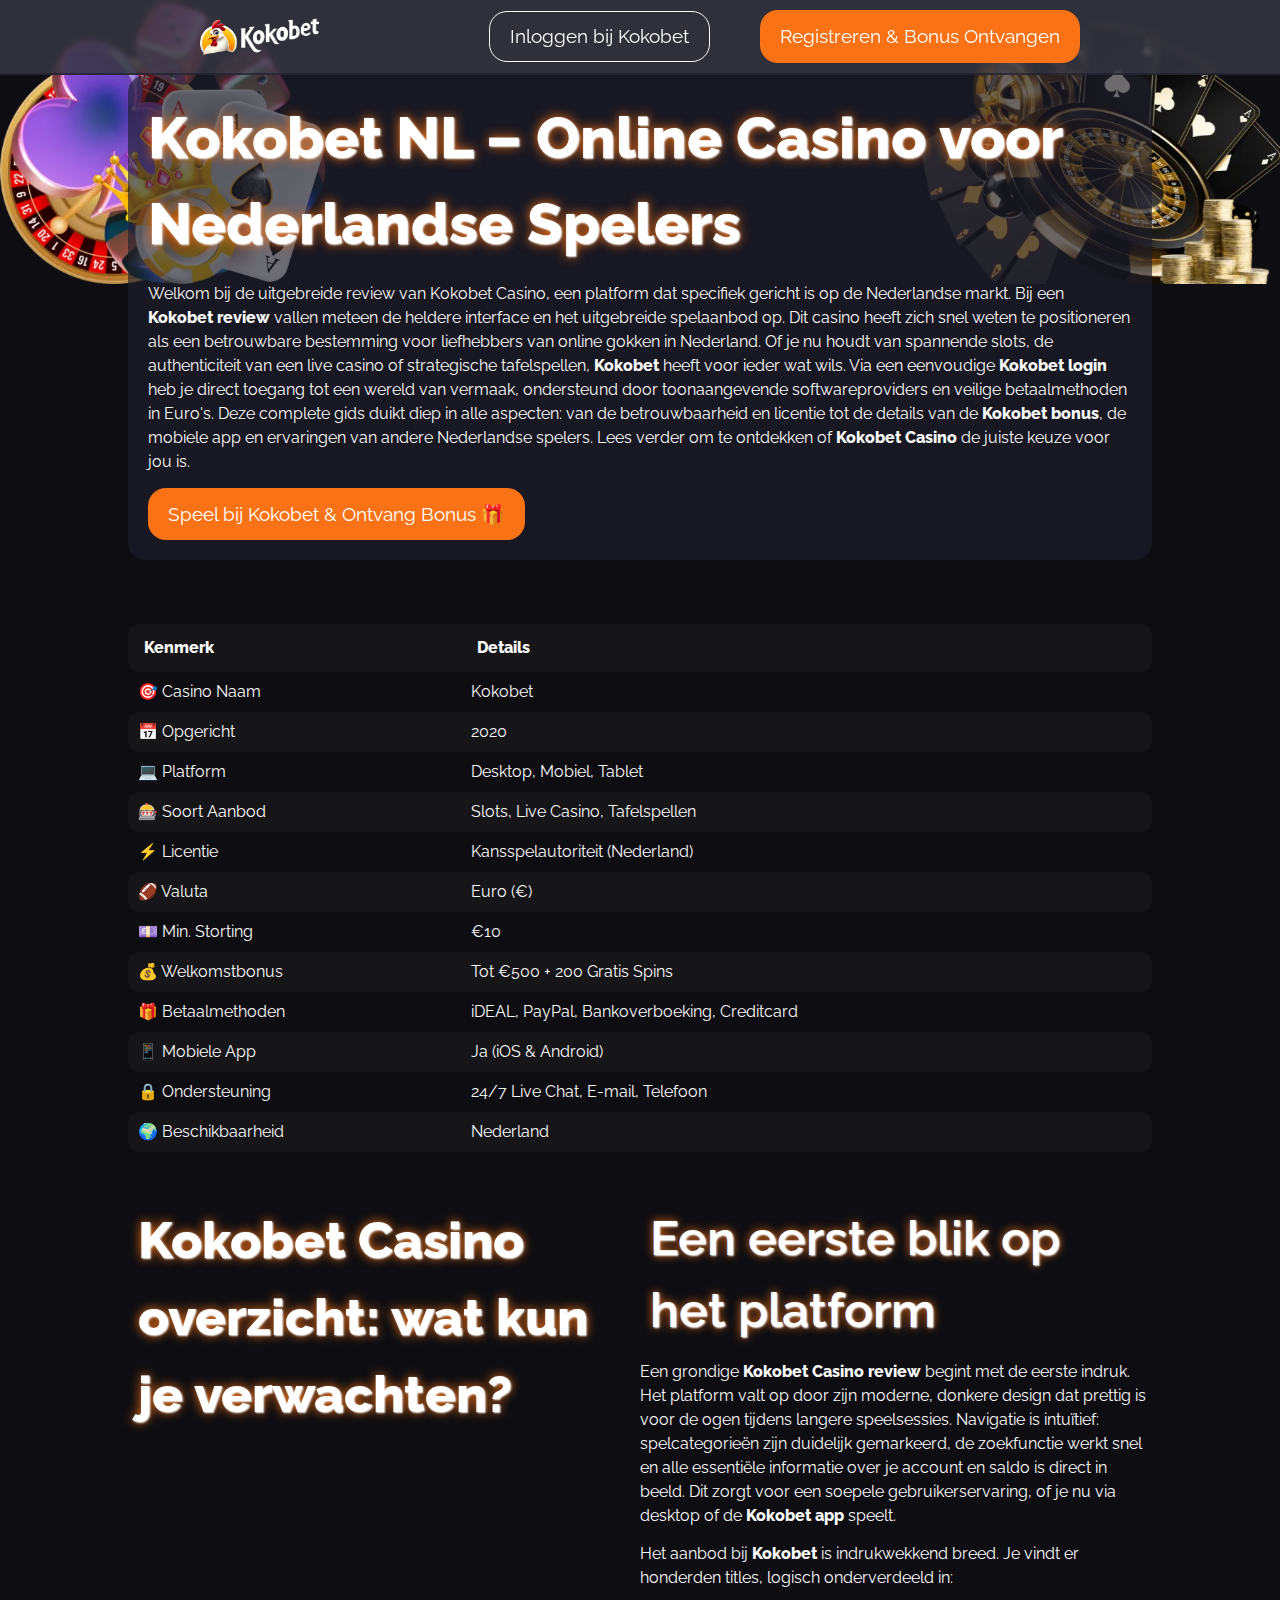
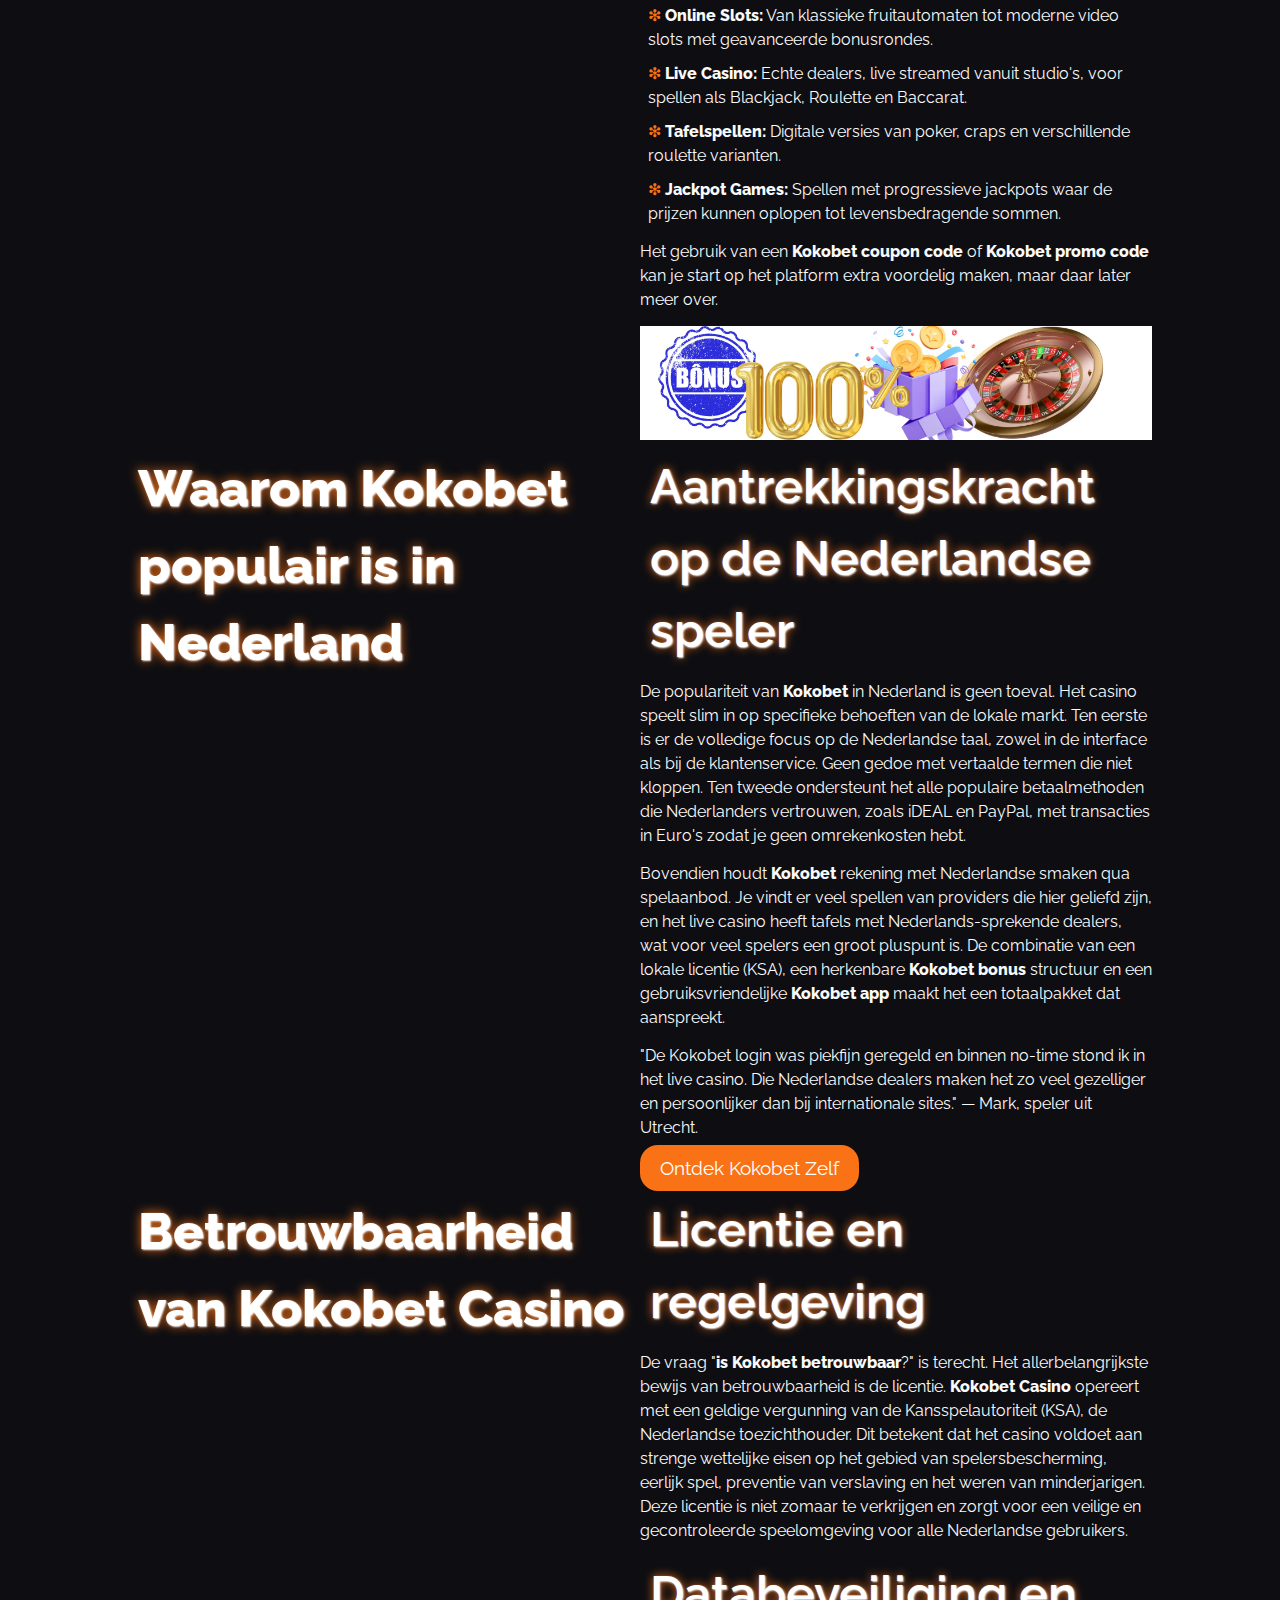
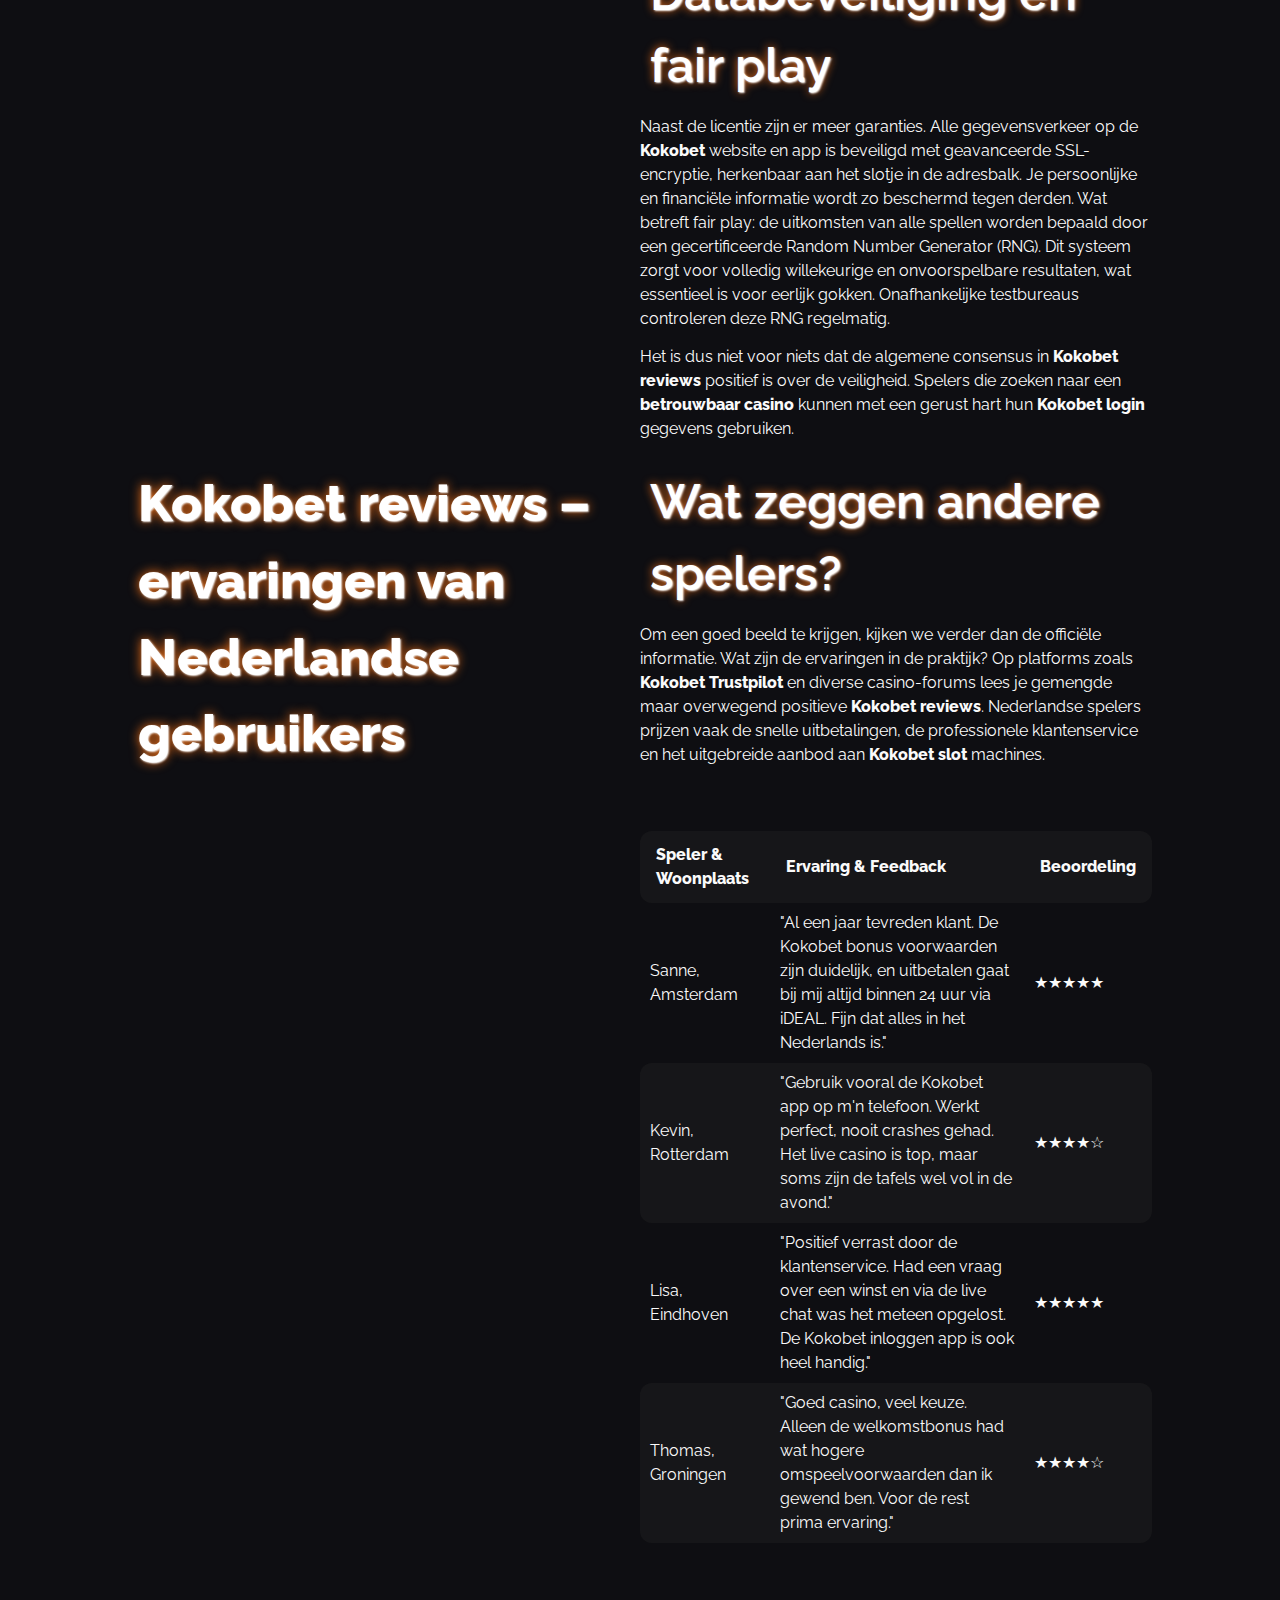
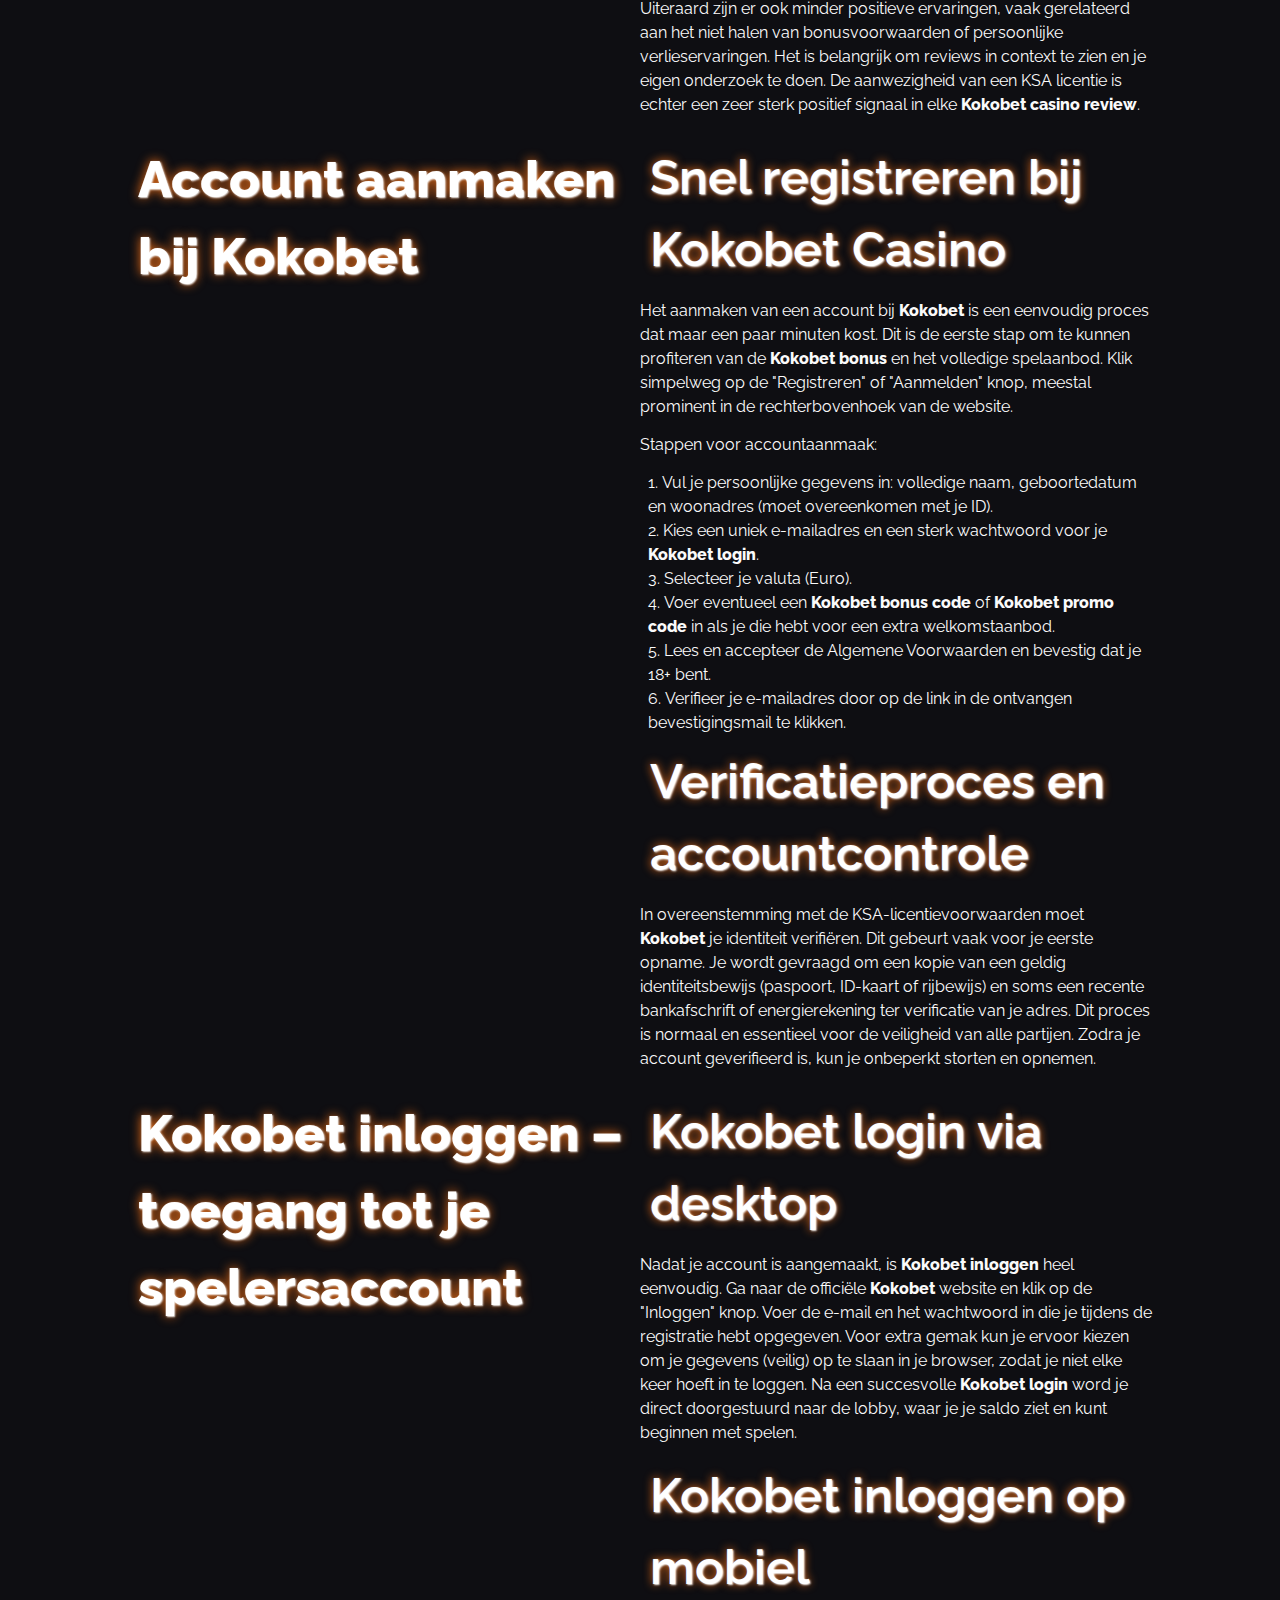
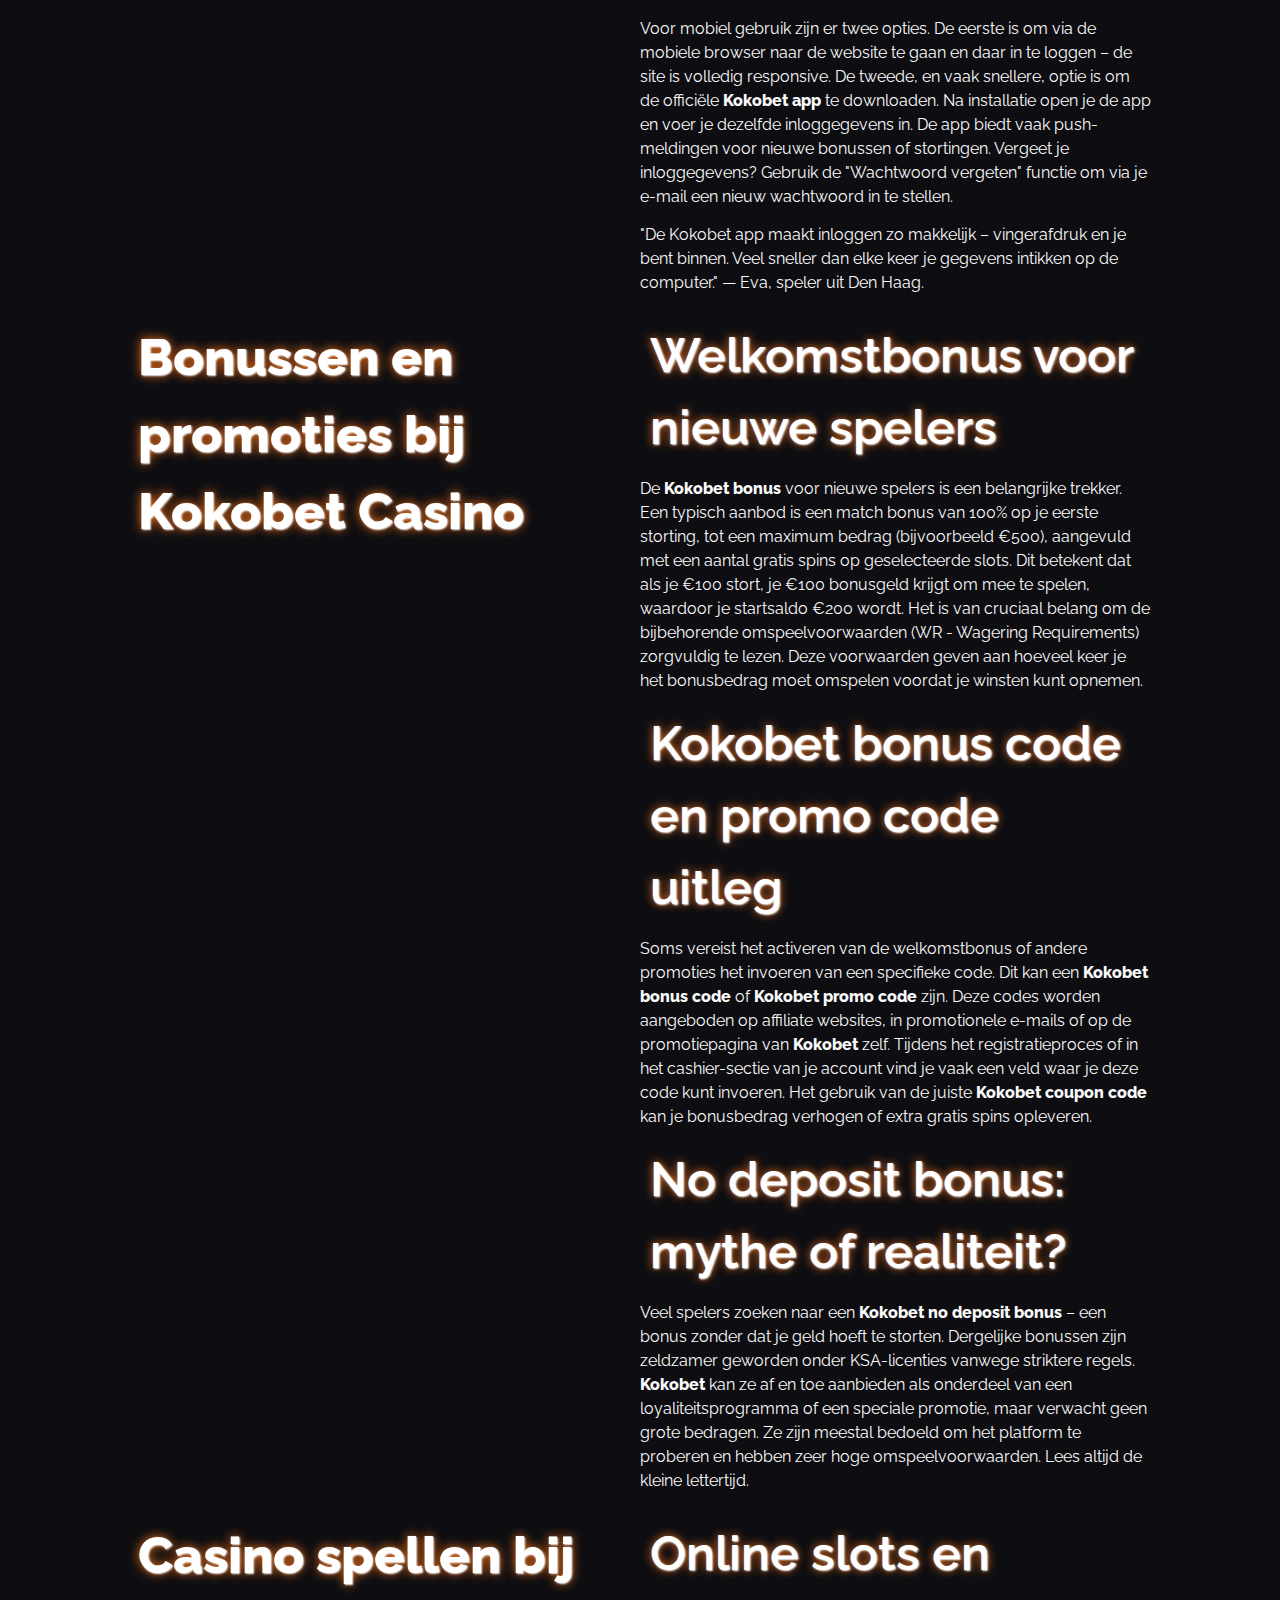
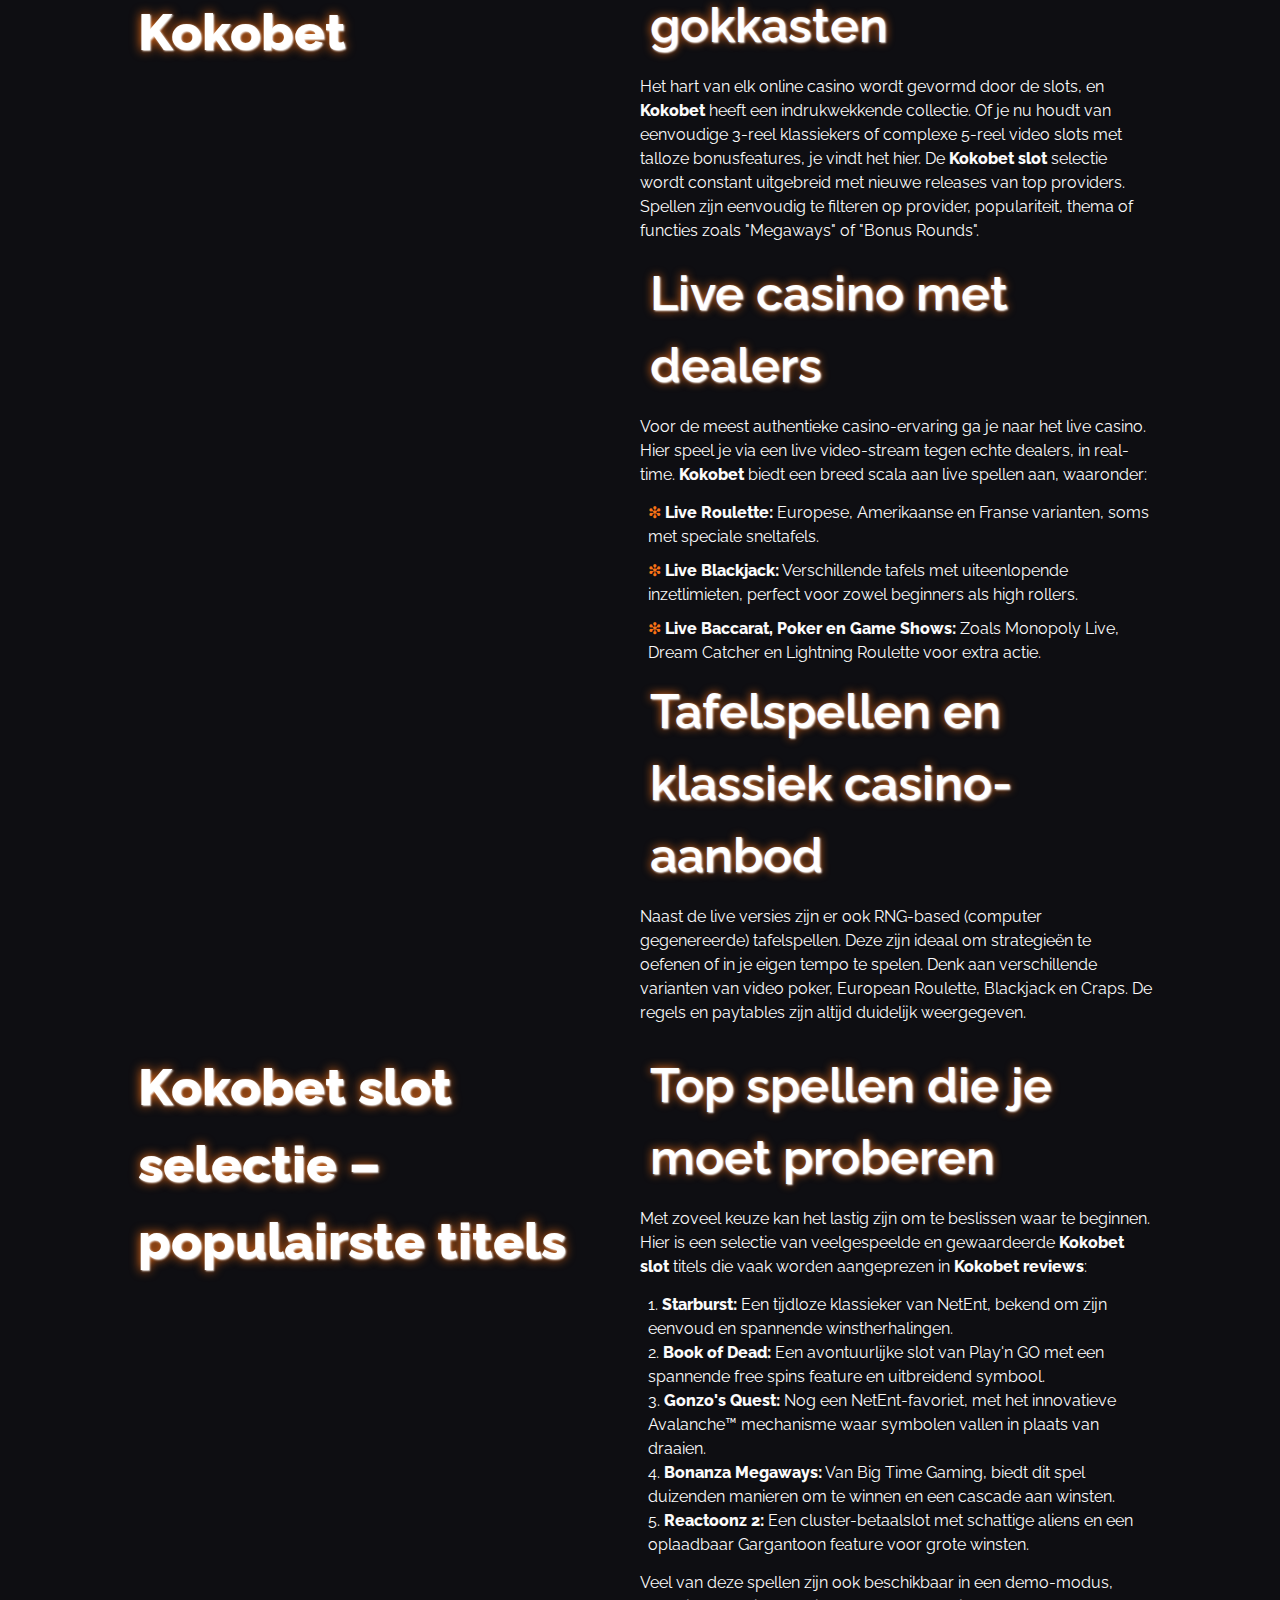
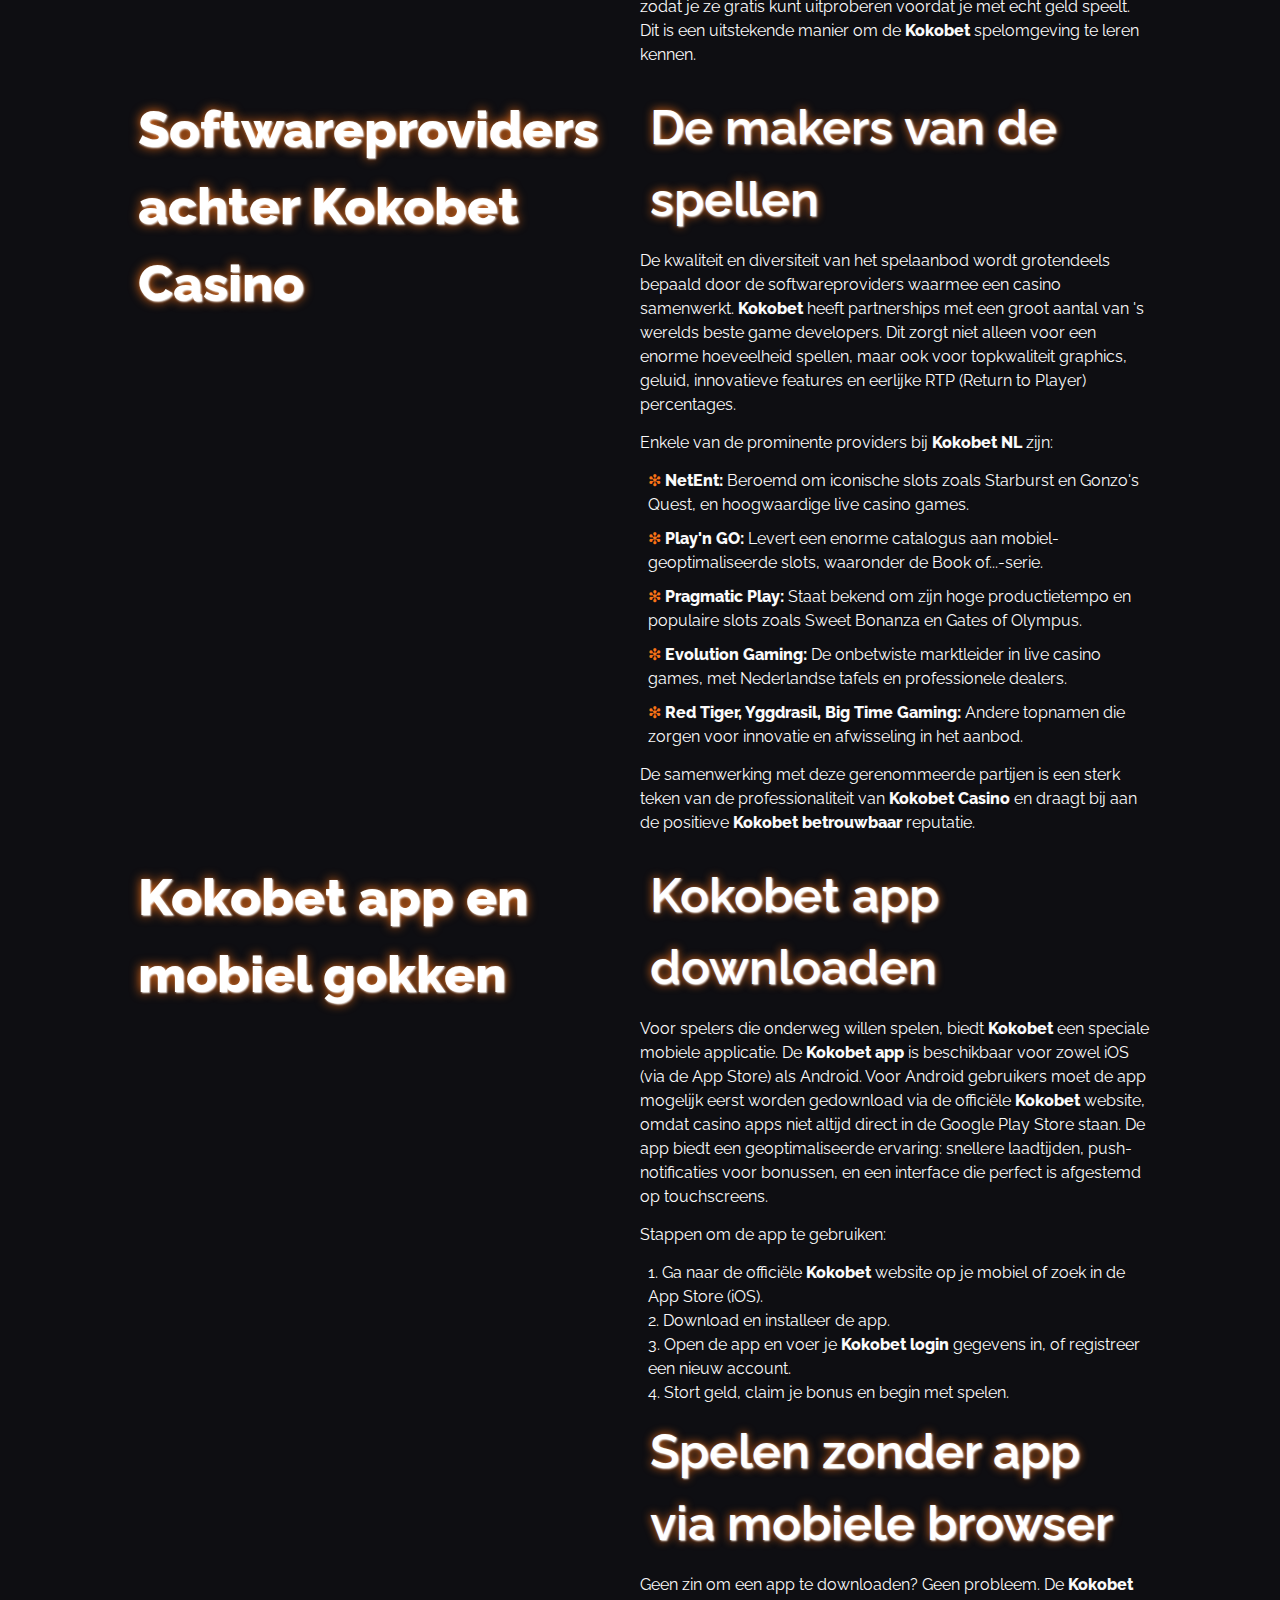
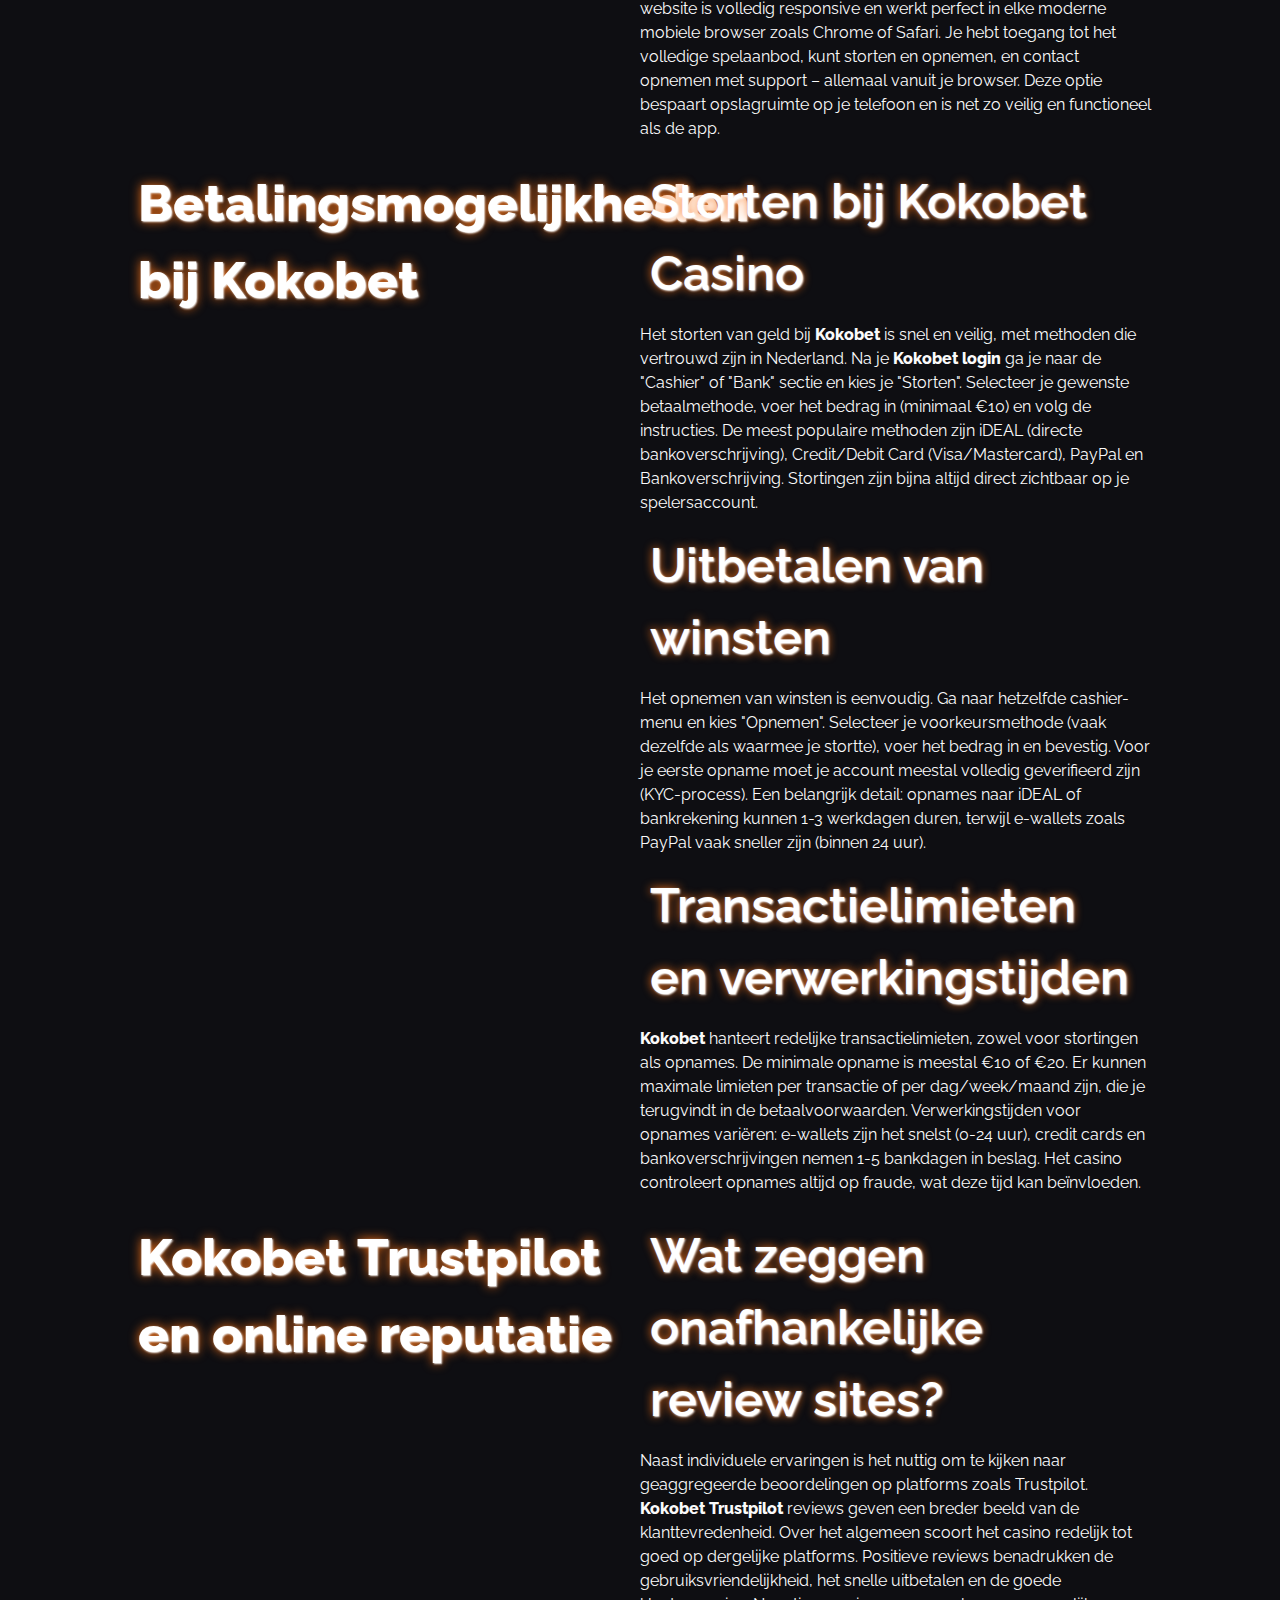
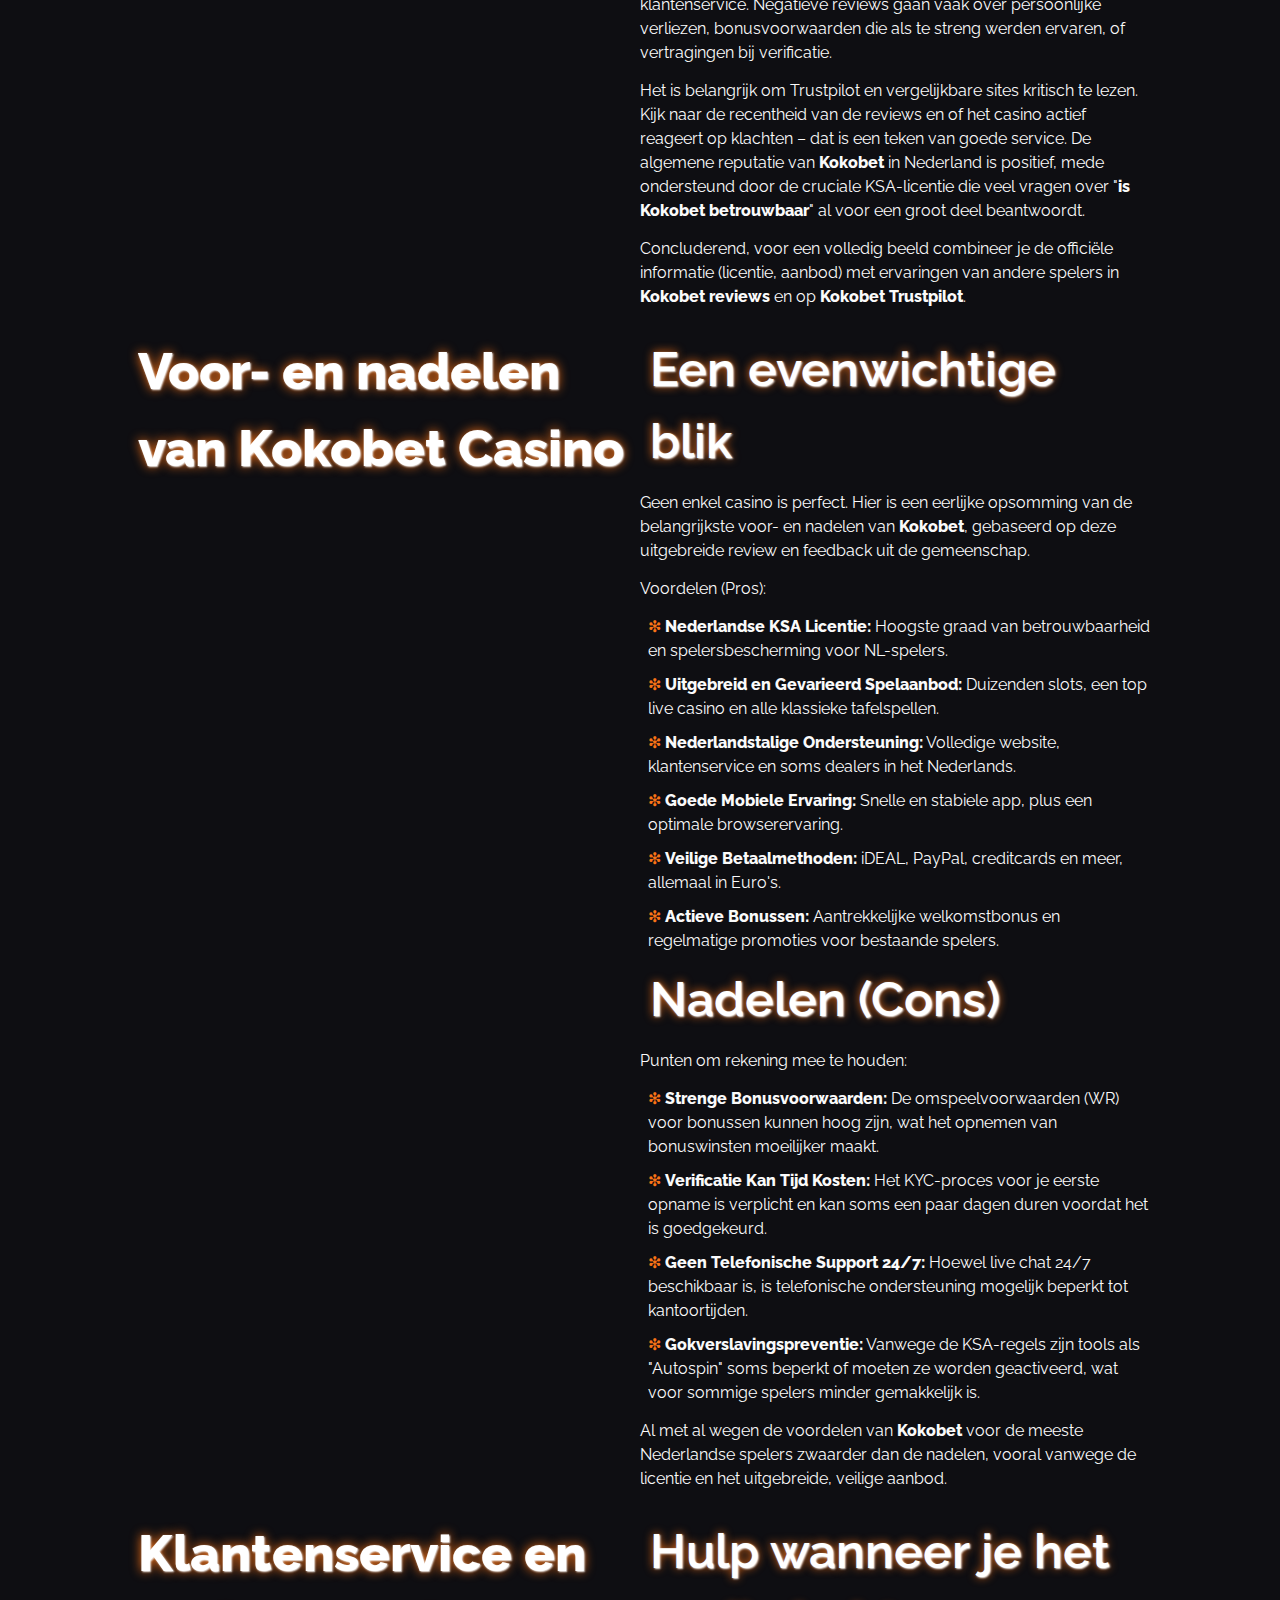
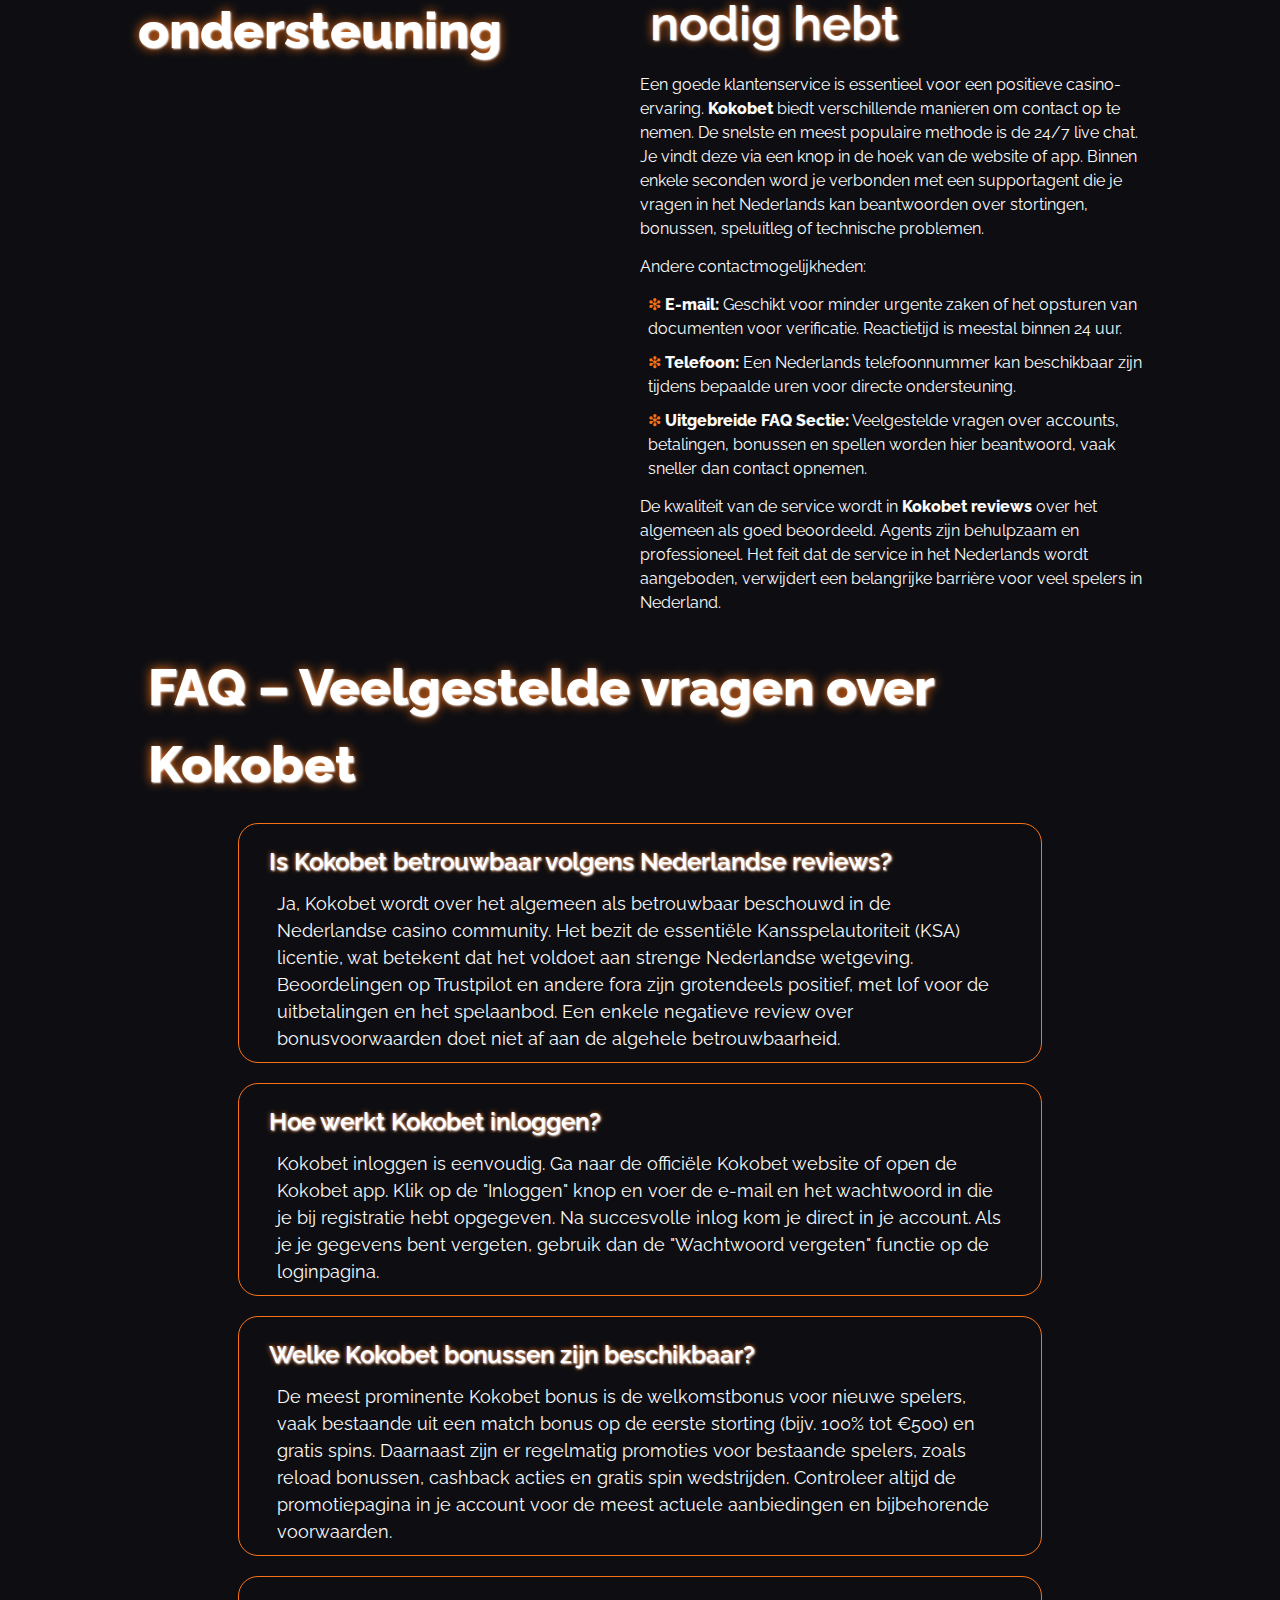
<file: index.html>
<!DOCTYPE html>
<html lang="nl">

<head>
  <meta charset="UTF-8">
  <meta name="viewport" content="width=device-width, initial-scale=1.0">
  <link rel="stylesheet" href="style.css">
  <link rel="shortcut icon" href="favicon.ico">

  <title>Kokobet NL Casino ⭐ Reviews, Bonussen & Veilig Inloggen</title>
  <meta name="description"
    content="Speel veilig bij Kokobet Casino NL ✔️ Lees eerlijke Kokobet reviews, ontdek actuele bonussen en promo codes, log eenvoudig in en speel populaire casinospellen op desktop en mobiel.">

  <link rel="alternate" hreflang="nl-NL" href="https://www.breigaren-denbosch.nl/nl-nl/">
  <link rel="alternate" hreflang="x-default" href="https://www.breigaren-denbosch.nl/">
  <link rel="canonical" href="https://www.breigaren-denbosch.nl/ru-ru/">

  <link rel="apple-touch-icon" sizes="180x180" href="favicon.ico">
  <meta name="apple-mobile-web-app-title" content="Kokobet NL">

  <meta name="twitter:card" content="summary_large_image">
  <meta name="twitter:title" content="Kokobet NL Casino ⭐ Reviews, Bonussen & Veilig Inloggen">
  <meta name="twitter:description"
    content="Speel veilig bij Kokobet Casino NL ✔️ Lees eerlijke Kokobet reviews, ontdek actuele bonussen en promo codes, log eenvoudig in en speel populaire casinospellen op desktop en mobiel.">
  <meta name="twitter:image" content="https://www.breigaren-denbosch.nl/img/1.webp">

  <meta property="og:title" content="Kokobet NL Casino ⭐ Reviews, Bonussen & Veilig Inloggen">
  <meta property="og:type" content="website">
  <meta property="og:url" content="https://www.breigaren-denbosch.nl/">
  <meta property="og:image" content="https://www.breigaren-denbosch.nl/img/1.webp">
  <meta property="og:locale" content="nl_NL">

  <script type="application/ld+json">
        {
          "@context": "https://schema.org",
          "@type": "WebSite",
          "url": "https://www.breigaren-denbosch.nl/",
          "name": "Kokobet Nederland",
          "description": "Kokobet Casino - Een betrouwbaar online casino voor Nederlandse spelers met een breed aanbod aan slots, live casino spellen en aantrekkelijke bonussen."
        }
      </script>

  <script type="application/ld+json">
        {
          "@context": "https://schema.org",
          "@type": "Article",
          "mainEntityOfPage": {
            "@type": "WebPage",
            "@id": "https://www.breigaren-denbosch.nl/"
          },
          "headline": "Kokobet Casino Review – Volledige Gids voor Nederlandse Spelers",
          "image": "https://www.breigaren-denbosch.nl/img/1.webp",
          "author": {
            "@type": "Person",
            "name": "Lars van Dijk"
          },
          "publisher": {
            "@type": "Organization",
            "name": "Kokobet NL",
            "logo": {
              "@type": "ImageObject",
              "url": "https://www.breigaren-denbosch.nl/img/logo.webp"
            }
          },
          "datePublished": "2025-11-27",
          "dateModified": "2025-11-27"
        }
        </script>

  <script type="application/ld+json">
            {
              "@context": "https://schema.org",
              "@type": "BreadcrumbList",
              "itemListElement": [
                {
                  "@type": "ListItem",
                  "position": 1,
                  "name": "Kokobet Nederland",
                  "item": "https://www.breigaren-denbosch.nl/"
                },
                {
                  "@type": "ListItem",
                  "position": 2,
                  "name": "🎁 Exclusieve Welkomstbonus 2025 🎁️️",
                  "item": "https://www.breigaren-denbosch.nl/"
                }
              ]
            }
          </script>

  <script type="application/ld+json">
            {
              "@context": "https://schema.org",
              "@type": "FAQPage",
              "mainEntity": [
                {
                  "@type": "Question",
                  "name": "Is Kokobet een legaal en betrouwbaar casino in Nederland?",
                  "acceptedAnswer": {
                    "@type": "Answer",
                    "text": "Ja, Kokobet opereert met een geldige licentie van de Kansspelautoriteit, de Nederlandse toezichthouder. Dit maakt het een volledig legaal en betrouwbaar online casino voor spelers uit Nederland, met strikte regelgeving om fair play en spelersbescherming te garanderen."
                  }
                },
                {
                  "@type": "Question",
                  "name": "Hoe werkt de Kokobet welkomstbonus?",
                  "acceptedAnswer": {
                    "@type": "Answer",
                    "text": "Nieuwe Nederlandse spelers ontvangen vaak een 100% bonus tot een bepaald bedrag op hun eerste storting, plus gratis spins. Gebruik de juiste Kokobet bonus code tijdens het aanmelden en controleer altijd de omspeelvoorwaarden voordat je een bonus activeert."
                  }
                },
                {
                  "@type": "Question",
                  "name": "Kan ik bij Kokobet ook zonder storting spelen?",
                  "acceptedAnswer": {
                    "@type": "Answer",
                    "text": "Kokobet biedt geregeld promoties aan, waaronder soms een no deposit bonus in de vorm van gratis spins of een klein bonusbedrag. Deze zijn echter aan strikte voorwaarden gebonden en komen minder vaak voor dan stortingsbonussen. Check de promotiepagina voor actuele aanbiedingen."
                  }
                },
                {
                  "@type": "Question",
                  "name": "Hoe log ik in op mijn Kokobet account?",
                  "acceptedAnswer": {
                    "@type": "Answer",
                    "text": "Het Kokobet login proces is eenvoudig: ga naar de website of open de app, klik op 'Inloggen' en voer je gebruikersnaam en wachtwoord in. Bij je eerste Kokobet inloggen kan extra verificatie nodig zijn. Voor mobiel is de Kokobet app een snelle optie."
                  }
                },
                {
                  "@type": "Question",
                  "name": "Wat moet ik doen als de Kokobet website niet bereikbaar is?",
                  "acceptedAnswer": {
                    "@type": "Answer",
                    "text": "Probeer eerst je internetverbinding te controleren en je browser cache te wissen. Als het probleem aanhoudt, kan het een tijdelijk onderhoud of een lokaal blokkeringsprobleem zijn. Gebruik in dat geval de officiële Kokobet app of neem contact op met de klantenservice voor assistentie."
                  }
                }
              ]
            }
            </script>
</head>

<body>
  <header>
    <div class="logo">
      <a href="/"><img src="./img/logo.webp" alt="Officieel Kokobet NL Logo" width="160" height="80"></a>
    </div>
    <div class="header-btn">
      <a href="/play/" rel="nofollow" class="white-btn">Inloggen bij Kokobet</a>
      <a href="/play/" rel="nofollow" class="green-btn">Registreren & Bonus Ontvangen</a>
    </div>
  </header>

  <main>
    <div class="wraper">
      <div class="promo">
        <h1>Kokobet NL – Online Casino voor Nederlandse Spelers</h1>

        <p class="txt">
          Welkom bij de uitgebreide review van Kokobet Casino, een platform dat specifiek gericht is op de Nederlandse
          markt. Bij een <strong>Kokobet review</strong> vallen meteen de heldere interface en het uitgebreide
          spelaanbod op. Dit casino heeft zich snel weten te positioneren als een betrouwbare bestemming voor
          liefhebbers van online gokken in Nederland. Of je nu houdt van spannende slots, de authenticiteit van een live
          casino of strategische tafelspellen, <strong>Kokobet</strong> heeft voor ieder wat wils. Via een eenvoudige
          <strong>Kokobet login</strong> heb je direct toegang tot een wereld van vermaak, ondersteund door
          toonaangevende softwareproviders en veilige betaalmethoden in Euro's. Deze complete gids duikt diep in alle
          aspecten: van de betrouwbaarheid en licentie tot de details van de <strong>Kokobet bonus</strong>, de mobiele
          app en ervaringen van andere Nederlandse spelers. Lees verder om te ontdekken of <strong>Kokobet
            Casino</strong> de juiste keuze voor jou is.
        </p>

        <a href="/play/" rel="nofollow" class="green-btn">Speel bij Kokobet & Ontvang Bonus 🎁</a>
      </div>

      <div class="table-wrapper">
        <table>
          <thead>
            <tr>
              <th>Kenmerk</th>
              <th>Details</th>
            </tr>
          </thead>
          <tbody>
            <tr>
              <td>🎯 Casino Naam</td>
              <td>Kokobet</td>
            </tr>
            <tr>
              <td>📅 Opgericht</td>
              <td>2020</td>
            </tr>
            <tr>
              <td>💻 Platform</td>
              <td>Desktop, Mobiel, Tablet</td>
            </tr>
            <tr>
              <td>🎰 Soort Aanbod</td>
              <td>Slots, Live Casino, Tafelspellen</td>
            </tr>
            <tr>
              <td>⚡ Licentie</td>
              <td>Kansspelautoriteit (Nederland)</td>
            </tr>
            <tr>
              <td>🏈 Valuta</td>
              <td>Euro (€)</td>
            </tr>
            <tr>
              <td>💷 Min. Storting</td>
              <td>€10</td>
            </tr>
            <tr>
              <td>💰 Welkomstbonus</td>
              <td>Tot €500 + 200 Gratis Spins</td>
            </tr>
            <tr>
              <td>🎁 Betaalmethoden</td>
              <td>iDEAL, PayPal, Bankoverboeking, Creditcard</td>
            </tr>
            <tr>
              <td>📱 Mobiele App</td>
              <td>Ja (iOS & Android)</td>
            </tr>
            <tr>
              <td>🔒 Ondersteuning</td>
              <td>24/7 Live Chat, E-mail, Telefoon</td>
            </tr>
            <tr>
              <td>🌍 Beschikbaarheid</td>
              <td>Nederland</td>
            </tr>
          </tbody>
        </table>
      </div>

      <div class="flex">
        <div class="flex-content">
          <h2>Kokobet Casino overzicht: wat kun je verwachten?</h2>
        </div>
        <div class="flex-content">
          <h3>Een eerste blik op het platform</h3>

          <p class="txt">Een grondige <strong>Kokobet Casino review</strong> begint met de eerste indruk. Het platform
            valt op door zijn moderne, donkere design dat prettig is voor de ogen tijdens langere speelsessies.
            Navigatie is intuïtief: spelcategorieën zijn duidelijk gemarkeerd, de zoekfunctie werkt snel en alle
            essentiële informatie over je account en saldo is direct in beeld. Dit zorgt voor een soepele
            gebruikerservaring, of je nu via desktop of de <strong>Kokobet app</strong> speelt.</p>

          <p class="txt">Het aanbod bij <strong>Kokobet</strong> is indrukwekkend breed. Je vindt er honderden titles,
            logisch onderverdeeld in:</p>

          <ul>
            <li><strong>Online Slots:</strong> Van klassieke fruitautomaten tot moderne video slots met geavanceerde
              bonusrondes.</li>
            <li><strong>Live Casino:</strong> Echte dealers, live streamed vanuit studio's, voor spellen als Blackjack,
              Roulette en Baccarat.</li>
            <li><strong>Tafelspellen:</strong> Digitale versies van poker, craps en verschillende roulette varianten.
            </li>
            <li><strong>Jackpot Games:</strong> Spellen met progressieve jackpots waar de prijzen kunnen oplopen tot
              levensbedragende sommen.</li>
          </ul>

          <p class="txt">Het gebruik van een <strong>Kokobet coupon code</strong> of <strong>Kokobet promo code</strong>
            kan je start op het platform extra voordelig maken, maar daar later meer over.</p>

          <img src="./img/1.webp" alt="Overzicht van het Kokobet Casino platform op desktop en mobiel scherm"
            width="800" height="600">
        </div>
      </div>

      <div class="flex">
        <div class="flex-content">
          <h2>Waarom Kokobet populair is in Nederland</h2>
        </div>

        <div class="flex-content">
          <h3>Aantrekkingskracht op de Nederlandse speler</h3>

          <p class="txt">
            De populariteit van <strong>Kokobet</strong> in Nederland is geen toeval. Het casino speelt slim in op
            specifieke behoeften van de lokale markt. Ten eerste is er de volledige focus op de Nederlandse taal, zowel
            in de interface als bij de klantenservice. Geen gedoe met vertaalde termen die niet kloppen. Ten tweede
            ondersteunt het alle populaire betaalmethoden die Nederlanders vertrouwen, zoals iDEAL en PayPal, met
            transacties in Euro's zodat je geen omrekenkosten hebt.
          </p>

          <p class="txt">Bovendien houdt <strong>Kokobet</strong> rekening met Nederlandse smaken qua spelaanbod. Je
            vindt er veel spellen van providers die hier geliefd zijn, en het live casino heeft tafels met
            Nederlands-sprekende dealers, wat voor veel spelers een groot pluspunt is. De combinatie van een lokale
            licentie (KSA), een herkenbare <strong>Kokobet bonus</strong> structuur en een gebruiksvriendelijke
            <strong>Kokobet app</strong> maakt het een totaalpakket dat aanspreekt.
          </p>

          <blockquote>
            "De Kokobet login was piekfijn geregeld en binnen no-time stond ik in het live casino. Die Nederlandse
            dealers maken het zo veel gezelliger en persoonlijker dan bij internationale sites." — Mark, speler uit
            Utrecht.
          </blockquote>

          <a href="/play/" rel="nofollow" class="green-btn">Ontdek Kokobet Zelf</a>
        </div>
      </div>

      <div class="flex">
        <div class="flex-content">
          <h2>Betrouwbaarheid van Kokobet Casino</h2>
        </div>

        <div class="flex-content">
          <h3>Licentie en regelgeving</h3>

          <p class="txt">
            De vraag "<strong>is Kokobet betrouwbaar</strong>?" is terecht. Het allerbelangrijkste bewijs van
            betrouwbaarheid is de licentie. <strong>Kokobet Casino</strong> opereert met een geldige vergunning van de
            Kansspelautoriteit (KSA), de Nederlandse toezichthouder. Dit betekent dat het casino voldoet aan strenge
            wettelijke eisen op het gebied van spelersbescherming, eerlijk spel, preventie van verslaving en het weren
            van minderjarigen. Deze licentie is niet zomaar te verkrijgen en zorgt voor een veilige en gecontroleerde
            speelomgeving voor alle Nederlandse gebruikers.
          </p>

          <h3>Databeveiliging en fair play</h3>

          <p class="txt">Naast de licentie zijn er meer garanties. Alle gegevensverkeer op de <strong>Kokobet</strong>
            website en app is beveiligd met geavanceerde SSL-encryptie, herkenbaar aan het slotje in de adresbalk. Je
            persoonlijke en financiële informatie wordt zo beschermd tegen derden. Wat betreft fair play: de uitkomsten
            van alle spellen worden bepaald door een gecertificeerde Random Number Generator (RNG). Dit systeem zorgt
            voor volledig willekeurige en onvoorspelbare resultaten, wat essentieel is voor eerlijk gokken.
            Onafhankelijke testbureaus controleren deze RNG regelmatig.</p>

          <p class="txt">Het is dus niet voor niets dat de algemene consensus in <strong>Kokobet reviews</strong>
            positief is over de veiligheid. Spelers die zoeken naar een <strong>betrouwbaar casino</strong> kunnen met
            een gerust hart hun <strong>Kokobet login</strong> gegevens gebruiken.</p>
        </div>
      </div>

      <div class="flex">
        <div class="flex-content">
          <h2>Kokobet reviews – ervaringen van Nederlandse gebruikers</h2>
        </div>

        <div class="flex-content">
          <h3>Wat zeggen andere spelers?</h3>

          <p class="txt">
            Om een goed beeld te krijgen, kijken we verder dan de officiële informatie. Wat zijn de ervaringen in de
            praktijk? Op platforms zoals <strong>Kokobet Trustpilot</strong> en diverse casino-forums lees je gemengde
            maar overwegend positieve <strong>Kokobet reviews</strong>. Nederlandse spelers prijzen vaak de snelle
            uitbetalingen, de professionele klantenservice en het uitgebreide aanbod aan <strong>Kokobet slot</strong>
            machines.
          </p>

          <div class="table-wrapper">
            <table>
              <thead>
                <tr>
                  <th>Speler & Woonplaats</th>
                  <th>Ervaring & Feedback</th>
                  <th>Beoordeling</th>
                </tr>
              </thead>
              <tbody>
                <tr>
                  <td>Sanne, Amsterdam</td>
                  <td>"Al een jaar tevreden klant. De Kokobet bonus voorwaarden zijn duidelijk, en uitbetalen gaat bij
                    mij altijd binnen 24 uur via iDEAL. Fijn dat alles in het Nederlands is."</td>
                  <td>★★★★★</td>
                </tr>
                <tr>
                  <td>Kevin, Rotterdam</td>
                  <td>"Gebruik vooral de Kokobet app op m'n telefoon. Werkt perfect, nooit crashes gehad. Het live
                    casino is top, maar soms zijn de tafels wel vol in de avond."</td>
                  <td>★★★★☆</td>
                </tr>
                <tr>
                  <td>Lisa, Eindhoven</td>
                  <td>"Positief verrast door de klantenservice. Had een vraag over een winst en via de live chat was het
                    meteen opgelost. De Kokobet inloggen app is ook heel handig."</td>
                  <td>★★★★★</td>
                </tr>
                <tr>
                  <td>Thomas, Groningen</td>
                  <td>"Goed casino, veel keuze. Alleen de welkomstbonus had wat hogere omspeelvoorwaarden dan ik gewend
                    ben. Voor de rest prima ervaring."</td>
                  <td>★★★★☆</td>
                </tr>
              </tbody>
            </table>
          </div>

          <p class="txt">
            Uiteraard zijn er ook minder positieve ervaringen, vaak gerelateerd aan het niet halen van bonusvoorwaarden
            of persoonlijke verlieservaringen. Het is belangrijk om reviews in context te zien en je eigen onderzoek te
            doen. De aanwezigheid van een KSA licentie is echter een zeer sterk positief signaal in elke <strong>Kokobet
              casino review</strong>.
          </p>
        </div>
      </div>

      <div class="flex">
        <div class="flex-content">
          <h2>Account aanmaken bij Kokobet</h2>
        </div>

        <div class="flex-content">
          <h3>Snel registreren bij Kokobet Casino</h3>

          <p class="txt">
            Het aanmaken van een account bij <strong>Kokobet</strong> is een eenvoudig proces dat maar een paar minuten
            kost. Dit is de eerste stap om te kunnen profiteren van de <strong>Kokobet bonus</strong> en het volledige
            spelaanbod. Klik simpelweg op de "Registreren" of "Aanmelden" knop, meestal prominent in de rechterbovenhoek
            van de website.
          </p>

          <p class="txt">Stappen voor accountaanmaak:</p>

          <ol>
            <li>Vul je persoonlijke gegevens in: volledige naam, geboortedatum en woonadres (moet overeenkomen met je
              ID).</li>
            <li>Kies een uniek e-mailadres en een sterk wachtwoord voor je <strong>Kokobet login</strong>.</li>
            <li>Selecteer je valuta (Euro).</li>
            <li>Voer eventueel een <strong>Kokobet bonus code</strong> of <strong>Kokobet promo code</strong> in als je
              die hebt voor een extra welkomstaanbod.</li>
            <li>Lees en accepteer de Algemene Voorwaarden en bevestig dat je 18+ bent.</li>
            <li>Verifieer je e-mailadres door op de link in de ontvangen bevestigingsmail te klikken.</li>
          </ol>

          <h3>Verificatieproces en accountcontrole</h3>

          <p class="txt">In overeenstemming met de KSA-licentievoorwaarden moet <strong>Kokobet</strong> je identiteit
            verifiëren. Dit gebeurt vaak voor je eerste opname. Je wordt gevraagd om een kopie van een geldig
            identiteitsbewijs (paspoort, ID-kaart of rijbewijs) en soms een recente bankafschrift of energierekening ter
            verificatie van je adres. Dit proces is normaal en essentieel voor de veiligheid van alle partijen. Zodra je
            account geverifieerd is, kun je onbeperkt storten en opnemen.</p>
        </div>
      </div>

      <div class="flex">
        <div class="flex-content">
          <h2>Kokobet inloggen – toegang tot je spelersaccount</h2>
        </div>

        <div class="flex-content">
          <h3>Kokobet login via desktop</h3>

          <p class="txt">
            Nadat je account is aangemaakt, is <strong>Kokobet inloggen</strong> heel eenvoudig. Ga naar de officiële
            <strong>Kokobet</strong> website en klik op de "Inloggen" knop. Voer de e-mail en het wachtwoord in die je
            tijdens de registratie hebt opgegeven. Voor extra gemak kun je ervoor kiezen om je gegevens (veilig) op te
            slaan in je browser, zodat je niet elke keer hoeft in te loggen. Na een succesvolle <strong>Kokobet
              login</strong> word je direct doorgestuurd naar de lobby, waar je je saldo ziet en kunt beginnen met
            spelen.
          </p>

          <h3>Kokobet inloggen op mobiel</h3>

          <p class="txt">Voor mobiel gebruik zijn er twee opties. De eerste is om via de mobiele browser naar de website
            te gaan en daar in te loggen – de site is volledig responsive. De tweede, en vaak snellere, optie is om de
            officiële <strong>Kokobet app</strong> te downloaden. Na installatie open je de app en voer je dezelfde
            inloggegevens in. De app biedt vaak push-meldingen voor nieuwe bonussen of stortingen. Vergeet je
            inloggegevens? Gebruik de "Wachtwoord vergeten" functie om via je e-mail een nieuw wachtwoord in te stellen.
          </p>

          <blockquote>
            "De Kokobet app maakt inloggen zo makkelijk – vingerafdruk en je bent binnen. Veel sneller dan elke keer je
            gegevens intikken op de computer." — Eva, speler uit Den Haag.
          </blockquote>
        </div>
      </div>

      <div class="flex">
        <div class="flex-content">
          <h2>Bonussen en promoties bij Kokobet Casino</h2>
        </div>

        <div class="flex-content">
          <h3>Welkomstbonus voor nieuwe spelers</h3>

          <p class="txt">
            De <strong>Kokobet bonus</strong> voor nieuwe spelers is een belangrijke trekker. Een typisch aanbod is een
            match bonus van 100% op je eerste storting, tot een maximum bedrag (bijvoorbeeld €500), aangevuld met een
            aantal gratis spins op geselecteerde slots. Dit betekent dat als je €100 stort, je €100 bonusgeld krijgt om
            mee te spelen, waardoor je startsaldo €200 wordt. Het is van cruciaal belang om de bijbehorende
            omspeelvoorwaarden (WR - Wagering Requirements) zorgvuldig te lezen. Deze voorwaarden geven aan hoeveel keer
            je het bonusbedrag moet omspelen voordat je winsten kunt opnemen.
          </p>

          <h3>Kokobet bonus code en promo code uitleg</h3>

          <p class="txt">Soms vereist het activeren van de welkomstbonus of andere promoties het invoeren van een
            specifieke code. Dit kan een <strong>Kokobet bonus code</strong> of <strong>Kokobet promo code</strong>
            zijn. Deze codes worden aangeboden op affiliate websites, in promotionele e-mails of op de promotiepagina
            van <strong>Kokobet</strong> zelf. Tijdens het registratieproces of in het cashier-sectie van je account
            vind je vaak een veld waar je deze code kunt invoeren. Het gebruik van de juiste <strong>Kokobet coupon
              code</strong> kan je bonusbedrag verhogen of extra gratis spins opleveren.</p>

          <h3>No deposit bonus: mythe of realiteit?</h3>

          <p class="txt">Veel spelers zoeken naar een <strong>Kokobet no deposit bonus</strong> – een bonus zonder dat
            je geld hoeft te storten. Dergelijke bonussen zijn zeldzamer geworden onder KSA-licenties vanwege striktere
            regels. <strong>Kokobet</strong> kan ze af en toe aanbieden als onderdeel van een loyaliteitsprogramma of
            een speciale promotie, maar verwacht geen grote bedragen. Ze zijn meestal bedoeld om het platform te
            proberen en hebben zeer hoge omspeelvoorwaarden. Lees altijd de kleine lettertijd.</p>
        </div>
      </div>

      <div class="flex">
        <div class="flex-content">
          <h2>Casino spellen bij Kokobet</h2>
        </div>

        <div class="flex-content">
          <h3>Online slots en gokkasten</h3>

          <p class="txt">
            Het hart van elk online casino wordt gevormd door de slots, en <strong>Kokobet</strong> heeft een
            indrukwekkende collectie. Of je nu houdt van eenvoudige 3-reel klassiekers of complexe 5-reel video slots
            met talloze bonusfeatures, je vindt het hier. De <strong>Kokobet slot</strong> selectie wordt constant
            uitgebreid met nieuwe releases van top providers. Spellen zijn eenvoudig te filteren op provider,
            populariteit, thema of functies zoals "Megaways" of "Bonus Rounds".
          </p>

          <h3>Live casino met dealers</h3>

          <p class="txt">Voor de meest authentieke casino-ervaring ga je naar het live casino. Hier speel je via een
            live video-stream tegen echte dealers, in real-time. <strong>Kokobet</strong> biedt een breed scala aan live
            spellen aan, waaronder:</p>

          <ul>
            <li><strong>Live Roulette:</strong> Europese, Amerikaanse en Franse varianten, soms met speciale sneltafels.
            </li>
            <li><strong>Live Blackjack:</strong> Verschillende tafels met uiteenlopende inzetlimieten, perfect voor
              zowel beginners als high rollers.</li>
            <li><strong>Live Baccarat, Poker en Game Shows:</strong> Zoals Monopoly Live, Dream Catcher en Lightning
              Roulette voor extra actie.</li>
          </ul>

          <h3>Tafelspellen en klassiek casino-aanbod</h3>

          <p class="txt">Naast de live versies zijn er ook RNG-based (computer gegenereerde) tafelspellen. Deze zijn
            ideaal om strategieën te oefenen of in je eigen tempo te spelen. Denk aan verschillende varianten van video
            poker, European Roulette, Blackjack en Craps. De regels en paytables zijn altijd duidelijk weergegeven.</p>
        </div>
      </div>

      <div class="flex">
        <div class="flex-content">
          <h2>Kokobet slot selectie – populairste titels</h2>
        </div>

        <div class="flex-content">
          <h3>Top spellen die je moet proberen</h3>

          <p class="txt">
            Met zoveel keuze kan het lastig zijn om te beslissen waar te beginnen. Hier is een selectie van
            veelgespeelde en gewaardeerde <strong>Kokobet slot</strong> titels die vaak worden aangeprezen in
            <strong>Kokobet reviews</strong>:
          </p>

          <ol>
            <li><strong>Starburst:</strong> Een tijdloze klassieker van NetEnt, bekend om zijn eenvoud en spannende
              winstherhalingen.</li>
            <li><strong>Book of Dead:</strong> Een avontuurlijke slot van Play'n GO met een spannende free spins feature
              en uitbreidend symbool.</li>
            <li><strong>Gonzo's Quest:</strong> Nog een NetEnt-favoriet, met het innovatieve Avalanche™ mechanisme waar
              symbolen vallen in plaats van draaien.</li>
            <li><strong>Bonanza Megaways:</strong> Van Big Time Gaming, biedt dit spel duizenden manieren om te winnen
              en een cascade aan winsten.</li>
            <li><strong>Reactoonz 2:</strong> Een cluster-betaalslot met schattige aliens en een oplaadbaar Gargantoon
              feature voor grote winsten.</li>
          </ol>

          <p class="txt">
            Veel van deze spellen zijn ook beschikbaar in een demo-modus, zodat je ze gratis kunt uitproberen voordat je
            met echt geld speelt. Dit is een uitstekende manier om de <strong>Kokobet</strong> spelomgeving te leren
            kennen.
          </p>
        </div>
      </div>

      <div class="flex">
        <div class="flex-content">
          <h2>Softwareproviders achter Kokobet Casino</h2>
        </div>

        <div class="flex-content">
          <h3>De makers van de spellen</h3>

          <p class="txt">
            De kwaliteit en diversiteit van het spelaanbod wordt grotendeels bepaald door de softwareproviders waarmee
            een casino samenwerkt. <strong>Kokobet</strong> heeft partnerships met een groot aantal van 's werelds beste
            game developers. Dit zorgt niet alleen voor een enorme hoeveelheid spellen, maar ook voor topkwaliteit
            graphics, geluid, innovatieve features en eerlijke RTP (Return to Player) percentages.
          </p>

          <p class="txt">Enkele van de prominente providers bij <strong>Kokobet NL</strong> zijn:</p>

          <ul>
            <li><strong>NetEnt:</strong> Beroemd om iconische slots zoals Starburst en Gonzo's Quest, en hoogwaardige
              live casino games.</li>
            <li><strong>Play'n GO:</strong> Levert een enorme catalogus aan mobiel-geoptimaliseerde slots, waaronder de
              Book of...-serie.</li>
            <li><strong>Pragmatic Play:</strong> Staat bekend om zijn hoge productietempo en populaire slots zoals Sweet
              Bonanza en Gates of Olympus.</li>
            <li><strong>Evolution Gaming:</strong> De onbetwiste marktleider in live casino games, met Nederlandse
              tafels en professionele dealers.</li>
            <li><strong>Red Tiger, Yggdrasil, Big Time Gaming:</strong> Andere topnamen die zorgen voor innovatie en
              afwisseling in het aanbod.</li>
          </ul>

          <p class="txt">De samenwerking met deze gerenommeerde partijen is een sterk teken van de professionaliteit van
            <strong>Kokobet Casino</strong> en draagt bij aan de positieve <strong>Kokobet betrouwbaar</strong>
            reputatie.
          </p>
        </div>
      </div>

      <div class="flex">
        <div class="flex-content">
          <h2>Kokobet app en mobiel gokken</h2>
        </div>

        <div class="flex-content">
          <h3>Kokobet app downloaden</h3>

          <p class="txt">
            Voor spelers die onderweg willen spelen, biedt <strong>Kokobet</strong> een speciale mobiele applicatie. De
            <strong>Kokobet app</strong> is beschikbaar voor zowel iOS (via de App Store) als Android. Voor Android
            gebruikers moet de app mogelijk eerst worden gedownload via de officiële <strong>Kokobet</strong> website,
            omdat casino apps niet altijd direct in de Google Play Store staan. De app biedt een geoptimaliseerde
            ervaring: snellere laadtijden, push-notificaties voor bonussen, en een interface die perfect is afgestemd op
            touchscreens.
          </p>

          <p class="txt">Stappen om de app te gebruiken:</p>

          <ol>
            <li>Ga naar de officiële <strong>Kokobet</strong> website op je mobiel of zoek in de App Store (iOS).</li>
            <li>Download en installeer de app.</li>
            <li>Open de app en voer je <strong>Kokobet login</strong> gegevens in, of registreer een nieuw account.</li>
            <li>Stort geld, claim je bonus en begin met spelen.</li>
          </ol>

          <h3>Spelen zonder app via mobiele browser</h3>

          <p class="txt">Geen zin om een app te downloaden? Geen probleem. De <strong>Kokobet</strong> website is
            volledig responsive en werkt perfect in elke moderne mobiele browser zoals Chrome of Safari. Je hebt toegang
            tot het volledige spelaanbod, kunt storten en opnemen, en contact opnemen met support – allemaal vanuit je
            browser. Deze optie bespaart opslagruimte op je telefoon en is net zo veilig en functioneel als de app.</p>
        </div>
      </div>

      <div class="flex">
        <div class="flex-content">
          <h2>Betalingsmogelijkheden bij Kokobet</h2>
        </div>

        <div class="flex-content">
          <h3>Storten bij Kokobet Casino</h3>

          <p class="txt">
            Het storten van geld bij <strong>Kokobet</strong> is snel en veilig, met methoden die vertrouwd zijn in
            Nederland. Na je <strong>Kokobet login</strong> ga je naar de "Cashier" of "Bank" sectie en kies je
            "Storten". Selecteer je gewenste betaalmethode, voer het bedrag in (minimaal €10) en volg de instructies. De
            meest populaire methoden zijn iDEAL (directe bankoverschrijving), Credit/Debit Card (Visa/Mastercard),
            PayPal en Bankoverschrijving. Stortingen zijn bijna altijd direct zichtbaar op je spelersaccount.
          </p>

          <h3>Uitbetalen van winsten</h3>

          <p class="txt">Het opnemen van winsten is eenvoudig. Ga naar hetzelfde cashier-menu en kies "Opnemen".
            Selecteer je voorkeursmethode (vaak dezelfde als waarmee je stortte), voer het bedrag in en bevestig. Voor
            je eerste opname moet je account meestal volledig geverifieerd zijn (KYC-process). Een belangrijk detail:
            opnames naar iDEAL of bankrekening kunnen 1-3 werkdagen duren, terwijl e-wallets zoals PayPal vaak sneller
            zijn (binnen 24 uur).</p>

          <h3>Transactielimieten en verwerkingstijden</h3>

          <p class="txt"><strong>Kokobet</strong> hanteert redelijke transactielimieten, zowel voor stortingen als
            opnames. De minimale opname is meestal €10 of €20. Er kunnen maximale limieten per transactie of per
            dag/week/maand zijn, die je terugvindt in de betaalvoorwaarden. Verwerkingstijden voor opnames variëren:
            e-wallets zijn het snelst (0-24 uur), credit cards en bankoverschrijvingen nemen 1-5 bankdagen in beslag.
            Het casino controleert opnames altijd op fraude, wat deze tijd kan beïnvloeden.</p>
        </div>
      </div>

      <div class="flex">
        <div class="flex-content">
          <h2>Kokobet Trustpilot en online reputatie</h2>
        </div>

        <div class="flex-content">
          <h3>Wat zeggen onafhankelijke review sites?</h3>

          <p class="txt">
            Naast individuele ervaringen is het nuttig om te kijken naar geaggregeerde beoordelingen op platforms zoals
            Trustpilot. <strong>Kokobet Trustpilot</strong> reviews geven een breder beeld van de klanttevredenheid.
            Over het algemeen scoort het casino redelijk tot goed op dergelijke platforms. Positieve reviews benadrukken
            de gebruiksvriendelijkheid, het snelle uitbetalen en de goede klantenservice. Negatieve reviews gaan vaak
            over persoonlijke verliezen, bonusvoorwaarden die als te streng werden ervaren, of vertragingen bij
            verificatie.
          </p>

          <p class="txt">Het is belangrijk om Trustpilot en vergelijkbare sites kritisch te lezen. Kijk naar de
            recentheid van de reviews en of het casino actief reageert op klachten – dat is een teken van goede service.
            De algemene reputatie van <strong>Kokobet</strong> in Nederland is positief, mede ondersteund door de
            cruciale KSA-licentie die veel vragen over "<strong>is Kokobet betrouwbaar</strong>" al voor een groot deel
            beantwoordt.</p>

          <p class="txt">Concluderend, voor een volledig beeld combineer je de officiële informatie (licentie, aanbod)
            met ervaringen van andere spelers in <strong>Kokobet reviews</strong> en op <strong>Kokobet
              Trustpilot</strong>.</p>
        </div>
      </div>

      <div class="flex">
        <div class="flex-content">
          <h2>Voor- en nadelen van Kokobet Casino</h2>
        </div>

        <div class="flex-content">
          <h3>Een evenwichtige blik</h3>

          <p class="txt">
            Geen enkel casino is perfect. Hier is een eerlijke opsomming van de belangrijkste voor- en nadelen van
            <strong>Kokobet</strong>, gebaseerd op deze uitgebreide review en feedback uit de gemeenschap.
          </p>

          <p class="txt">Voordelen (Pros):</p>

          <ul>
            <li><strong>Nederlandse KSA Licentie:</strong> Hoogste graad van betrouwbaarheid en spelersbescherming voor
              NL-spelers.</li>
            <li><strong>Uitgebreid en Gevarieerd Spelaanbod:</strong> Duizenden slots, een top live casino en alle
              klassieke tafelspellen.</li>
            <li><strong>Nederlandstalige Ondersteuning:</strong> Volledige website, klantenservice en soms dealers in
              het Nederlands.</li>
            <li><strong>Goede Mobiele Ervaring:</strong> Snelle en stabiele app, plus een optimale browserervaring.</li>
            <li><strong>Veilige Betaalmethoden:</strong> iDEAL, PayPal, creditcards en meer, allemaal in Euro's.</li>
            <li><strong>Actieve Bonussen:</strong> Aantrekkelijke welkomstbonus en regelmatige promoties voor bestaande
              spelers.</li>
          </ul>

          <h3>Nadelen (Cons)</h3>

          <p class="txt">Punten om rekening mee te houden:</p>

          <ul>
            <li><strong>Strenge Bonusvoorwaarden:</strong> De omspeelvoorwaarden (WR) voor bonussen kunnen hoog zijn,
              wat het opnemen van bonuswinsten moeilijker maakt.</li>
            <li><strong>Verificatie Kan Tijd Kosten:</strong> Het KYC-proces voor je eerste opname is verplicht en kan
              soms een paar dagen duren voordat het is goedgekeurd.</li>
            <li><strong>Geen Telefonische Support 24/7:</strong> Hoewel live chat 24/7 beschikbaar is, is telefonische
              ondersteuning mogelijk beperkt tot kantoortijden.</li>
            <li><strong>Gokverslavingspreventie:</strong> Vanwege de KSA-regels zijn tools als "Autospin" soms beperkt
              of moeten ze worden geactiveerd, wat voor sommige spelers minder gemakkelijk is.</li>
          </ul>

          <p class="txt">
            Al met al wegen de voordelen van <strong>Kokobet</strong> voor de meeste Nederlandse spelers zwaarder dan de
            nadelen, vooral vanwege de licentie en het uitgebreide, veilige aanbod.
          </p>
        </div>
      </div>

      <div class="flex">
        <div class="flex-content">
          <h2>Klantenservice en ondersteuning</h2>
        </div>

        <div class="flex-content">
          <h3>Hulp wanneer je het nodig hebt</h3>

          <p class="txt">
            Een goede klantenservice is essentieel voor een positieve casino-ervaring. <strong>Kokobet</strong> biedt
            verschillende manieren om contact op te nemen. De snelste en meest populaire methode is de 24/7 live chat.
            Je vindt deze via een knop in de hoek van de website of app. Binnen enkele seconden word je verbonden met
            een supportagent die je vragen in het Nederlands kan beantwoorden over stortingen, bonussen, speluitleg of
            technische problemen.
          </p>

          <p class="txt">Andere contactmogelijkheden:</p>

          <ul>
            <li><strong>E-mail:</strong> Geschikt voor minder urgente zaken of het opsturen van documenten voor
              verificatie. Reactietijd is meestal binnen 24 uur.</li>
            <li><strong>Telefoon:</strong> Een Nederlands telefoonnummer kan beschikbaar zijn tijdens bepaalde uren voor
              directe ondersteuning.</li>
            <li><strong>Uitgebreide FAQ Sectie:</strong> Veelgestelde vragen over accounts, betalingen, bonussen en
              spellen worden hier beantwoord, vaak sneller dan contact opnemen.</li>
          </ul>

          <p class="txt">
            De kwaliteit van de service wordt in <strong>Kokobet reviews</strong> over het algemeen als goed beoordeeld.
            Agents zijn behulpzaam en professioneel. Het feit dat de service in het Nederlands wordt aangeboden,
            verwijdert een belangrijke barrière voor veel spelers in Nederland.
          </p>
        </div>
      </div>

      <section class="faq-section">
        <h2>FAQ – Veelgestelde vragen over Kokobet</h2>

        <div class="qa-scontent-title">
          <h3>Is Kokobet betrouwbaar volgens Nederlandse reviews?</h3>
          <div class="qa-answaer">
            Ja, Kokobet wordt over het algemeen als betrouwbaar beschouwd in de Nederlandse casino community. Het bezit
            de essentiële Kansspelautoriteit (KSA) licentie, wat betekent dat het voldoet aan strenge Nederlandse
            wetgeving. Beoordelingen op Trustpilot en andere fora zijn grotendeels positief, met lof voor de
            uitbetalingen en het spelaanbod. Een enkele negatieve review over bonusvoorwaarden doet niet af aan de
            algehele betrouwbaarheid.
          </div>
        </div>

        <div class="qa-scontent-title">
          <h3>Hoe werkt Kokobet inloggen?</h3>
          <div class="qa-answaer">
            Kokobet inloggen is eenvoudig. Ga naar de officiële Kokobet website of open de Kokobet app. Klik op de
            "Inloggen" knop en voer de e-mail en het wachtwoord in die je bij registratie hebt opgegeven. Na succesvolle
            inlog kom je direct in je account. Als je je gegevens bent vergeten, gebruik dan de "Wachtwoord vergeten"
            functie op de loginpagina.
          </div>
        </div>

        <div class="qa-scontent-title">
          <h3>Welke Kokobet bonussen zijn beschikbaar?</h3>
          <div class="qa-answaer">
            De meest prominente Kokobet bonus is de welkomstbonus voor nieuwe spelers, vaak bestaande uit een match
            bonus op de eerste storting (bijv. 100% tot €500) en gratis spins. Daarnaast zijn er regelmatig promoties
            voor bestaande spelers, zoals reload bonussen, cashback acties en gratis spin wedstrijden. Controleer altijd
            de promotiepagina in je account voor de meest actuele aanbiedingen en bijbehorende voorwaarden.
          </div>
        </div>

        <div class="qa-scontent-title">
          <h3>Kan ik Kokobet spelen op mijn telefoon?</h3>
          <div class="qa-answaer">
            Absoluut. Je kunt Kokobet op twee manieren op je telefoon spelen: 1) Door de speciale Kokobet app te
            downloaden voor iOS of Android. Deze biedt een geoptimaliseerde ervaring. 2) Door de mobiele website te
            bezoeken via de browser op je telefoon. Deze is volledig responsive en biedt toegang tot het hele
            spelaanbod, zonder dat je iets hoeft te downloaden.
          </div>
        </div>

        <div class="qa-scontent-title">
          <h3>Wat moet ik doen als Kokobet niet toegankelijk is?</h3>
          <div class="qa-answaer">
            Als de Kokobet website of app niet bereikbaar is, zijn er een paar stappen: 1) Controleer je
            internetverbinding. 2) Wis de cache en cookies van je browser of herstart de app. 3) Het kan tijdelijk
            onderhoud zijn; probeer het later opnieuw. 4) Soms blokkeren internetproviders casino-sites; gebruik in dat
            geval een ander netwerk (bijv. mobiele data) of een VPN (let wel op de wettelijkheid). Neem bij aanhoudende
            problemen contact op met de klantenservice.
          </div>
        </div>
      </section>

      <div class="author-section">
        <h3>Over de Auteur</h3>
        <p class="txt">
          Lars van Dijk – Online casino expert en spelspecialist met jarenlange ervaring in het analyseren en reviewen
          van gokplatforms voor de Nederlandse markt. Gebaseerd in Amsterdam, heeft hij een certificaat in Verantwoord
          Gokken en richt hij zich op het verschaffen van transparante, gedetailleerde beoordelingen van spelmechanica,
          bonussen, betrouwbaarheid en de algemene spelerservaring. Zijn werk helpt Nederlandse spelers geïnformeerde en
          veilige keuzes te maken in de gereguleerde iGaming-omgeving.
        </p>
      </div>

      <div class="promo">
        <h2>Begin Vandaag Nog met Spelen bij Kokobet in Nederland!</h2>
        <p class="txt">
          <strong>Kokobet Casino</strong> presenteert zichzelf als een sterke en betrouwbare optie voor de Nederlandse
          speler. Met de cruciale KSA-licentie als fundament biedt het een veilige en eerlijke speelomgeving. Het
          uitgebreide aanbod, van honderden boeiende <strong>Kokobet slot</strong> machines tot het meeslepende live
          casino, zorgt voor urenlang vermaak. Het proces, van eenvoudige <strong>Kokobet inloggen</strong> tot het
          gebruik van vertrouwde betaalmethoden zoals iDEAL, is soepel en gebruiksvriendelijk. De aantrekkelijke
          <strong>Kokobet bonus</strong> geeft nieuwe spelers een extra zetje om te beginnen. Of je nu in Amsterdam,
          Rotterdam, Utrecht of ergens anders in Nederland bent, <strong>Kokobet NL</strong> is een platform dat serieus
          genomen wil worden. Vergeet niet altijd verantwoord te spelen, stel limieten in en zie gokken vooral als een
          vorm van entertainment. Veel plezier en succes!
        </p>
        <a href="/play/" rel="nofollow" class="green-btn">Speel Nu bij Kokobet & Claim Je Bonus</a>
      </div>
    </div>
  </main>

  <footer>
    <div class="flex">
      <a href="/about-us/">Over Ons</a>
      <a href="/cookie-policy/">Cookiebeleid</a>
      <a href="/privacy-policy/">Privacybeleid</a>
      <a href="/responsible-gambling/">Verantwoord Gokken</a>
      <a href="/terms-and-conditions/">Algemene Voorwaarden</a>
    </div>

  </footer>

</body>

</html>
</file>
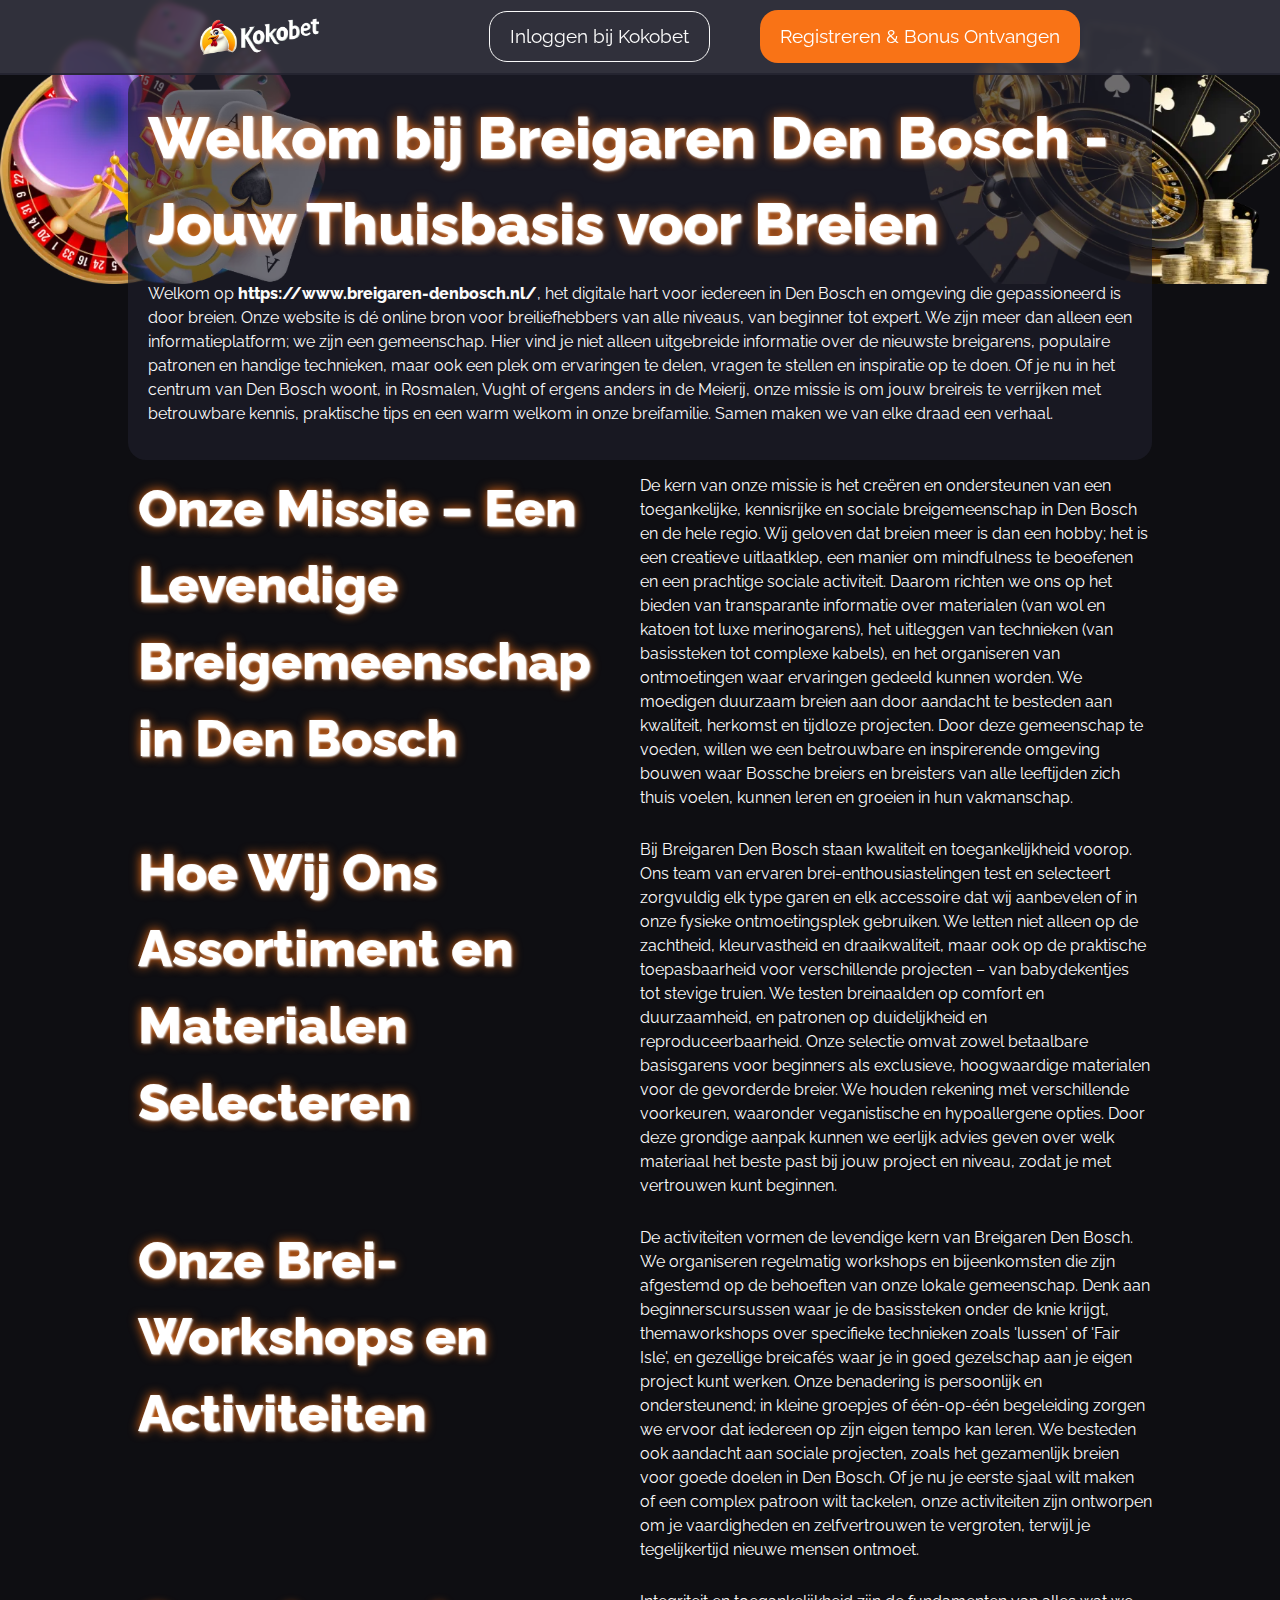
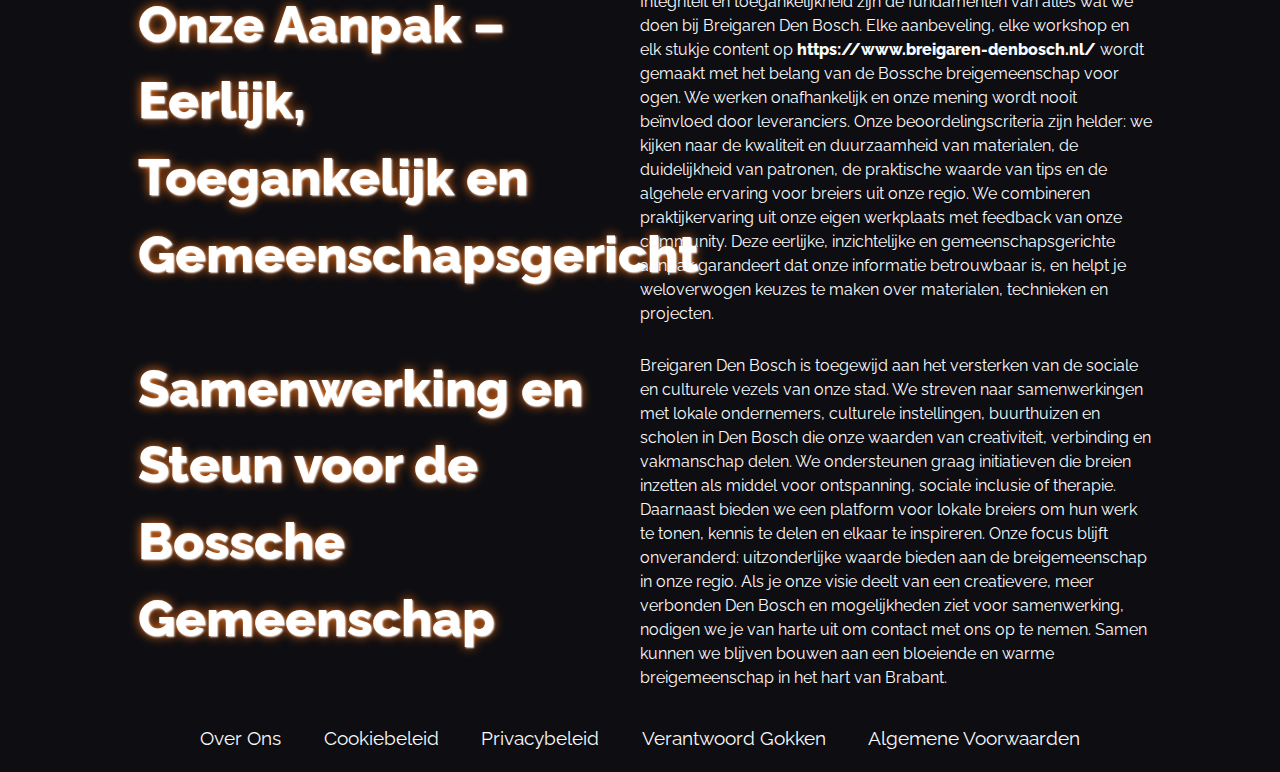
<file: about-us/index.html>
<!DOCTYPE html>
<html lang="nl">

<head>
    <meta charset="UTF-8">
    <meta name="viewport" content="width=device-width, initial-scale=1.0">
    <link rel="stylesheet" href="/style.css">
    <link rel="shortcut icon" href="/favicon.ico">

    <title>Breigaren Den Bosch - Voor Onze Gemeenschap in Den Bosch en Omstreken</title>
    <meta name="description"
        content="Breigaren Den Bosch is dé ontmoetingsplek voor breiliefhebbers in Den Bosch. Ontdek ons aanbod, workshops en breigemeenschap voor beginners en gevorderden.">

    <link rel="canonical" href="https://www.breigaren-denbosch.nl/over-ons/">

    <link rel="apple-touch-icon" sizes="180x180" href="/favicon.ico">
    <meta name="apple-mobile-web-app-title" content="Breigaren Den Bosch">

    <meta name="twitter:card" content="summary">
    <meta name="twitter:title" content="Breigaren Den Bosch - Voor Onze Gemeenschap in Den Bosch en Omstreken">
    <meta name="twitter:description"
        content="Jouw thuisbasis voor breien in Den Bosch. Materialen, workshops en een warme breigemeenschap voor iedereen.">

    <meta property="og:title" content="Breigaren Den Bosch - Voor Onze Gemeenschap in Den Bosch en Omstreken">
    <meta property="og:type" content="website">
    <meta property="og:url" content="https://www.breigaren-denbosch.nl/over-ons/">
    <meta property="og:locale" content="nl_NL">

    <script type="application/ld+json">
        {
          "@context": "https://schema.org",
          "@type": "WebPage",
          "name": "Over Ons",
          "description": "Leer meer over Breigaren Den Bosch, de plek voor breiliefhebbers in Den Bosch met kwaliteitsgarens, workshops en een sociale gemeenschap.",
          "publisher": {
            "@type": "Organization",
            "name": "Breigaren Den Bosch",
            "address": {
              "@type": "PostalAddress",
              "addressLocality": "Den Bosch",
              "addressCountry": "NL"
            }
          }
        }
    </script>
</head>

<body>
    <header>
        <div class="logo">
            <a href="/"><img src="/img/logo.webp" alt="Officieel logo van Breigaren Den Bosch" width="160"
                    height="80"></a>
        </div>
        <div class="header-btn">
            <a href="/play/" rel="nofollow" class="white-btn">Inloggen bij Kokobet</a>
            <a href="/play/" rel="nofollow" class="green-btn">Registreren & Bonus Ontvangen</a>
        </div>
    </header>

    <main>
        <div class="wraper">
            <div class="promo">
                <h1>Welkom bij Breigaren Den Bosch - Jouw Thuisbasis voor Breien</h1>

                <p class="txt">
                    Welkom op <strong>https://www.breigaren-denbosch.nl/</strong>, het digitale hart voor iedereen in
                    Den Bosch en omgeving die gepassioneerd is door breien. Onze website is dé online bron voor
                    breiliefhebbers van alle niveaus, van beginner tot expert. We zijn meer dan alleen een
                    informatieplatform; we zijn een gemeenschap. Hier vind je niet alleen uitgebreide informatie over de
                    nieuwste breigarens, populaire patronen en handige technieken, maar ook een plek om ervaringen te
                    delen, vragen te stellen en inspiratie op te doen. Of je nu in het centrum van Den Bosch woont, in
                    Rosmalen, Vught of ergens anders in de Meierij, onze missie is om jouw breireis te verrijken met
                    betrouwbare kennis, praktische tips en een warm welkom in onze breifamilie. Samen maken we van elke
                    draad een verhaal.
                </p>
            </div>

            <div class="flex">
                <div class="flex-content">
                    <h2>Onze Missie – Een Levendige Breigemeenschap in Den Bosch</h2>
                </div>

                <div class="flex-content">
                    <p class="txt">
                        De kern van onze missie is het creëren en ondersteunen van een toegankelijke, kennisrijke en
                        sociale breigemeenschap in Den Bosch en de hele regio. Wij geloven dat breien meer is dan een
                        hobby; het is een creatieve uitlaatklep, een manier om mindfulness te beoefenen en een prachtige
                        sociale activiteit. Daarom richten we ons op het bieden van transparante informatie over
                        materialen (van wol en katoen tot luxe merinogarens), het uitleggen van technieken (van
                        basissteken tot complexe kabels), en het organiseren van ontmoetingen waar ervaringen gedeeld
                        kunnen worden. We moedigen duurzaam breien aan door aandacht te besteden aan kwaliteit, herkomst
                        en tijdloze projecten. Door deze gemeenschap te voeden, willen we een betrouwbare en
                        inspirerende omgeving bouwen waar Bossche breiers en breisters van alle leeftijden zich thuis
                        voelen, kunnen leren en groeien in hun vakmanschap.
                    </p>
                </div>
            </div>

            <div class="flex">
                <div class="flex-content">
                    <h2>Hoe Wij Ons Assortiment en Materialen Selecteren</h2>
                </div>

                <div class="flex-content">
                    <p class="txt">
                        Bij Breigaren Den Bosch staan kwaliteit en toegankelijkheid voorop. Ons team van ervaren
                        brei-enthousiastelingen test en selecteert zorgvuldig elk type garen en elk accessoire dat wij
                        aanbevelen of in onze fysieke ontmoetingsplek gebruiken. We letten niet alleen op de zachtheid,
                        kleurvastheid en draaikwaliteit, maar ook op de praktische toepasbaarheid voor verschillende
                        projecten – van babydekentjes tot stevige truien. We testen breinaalden op comfort en
                        duurzaamheid, en patronen op duidelijkheid en reproduceerbaarheid. Onze selectie omvat zowel
                        betaalbare basisgarens voor beginners als exclusieve, hoogwaardige materialen voor de gevorderde
                        breier. We houden rekening met verschillende voorkeuren, waaronder veganistische en
                        hypoallergene opties. Door deze grondige aanpak kunnen we eerlijk advies geven over welk
                        materiaal het beste past bij jouw project en niveau, zodat je met vertrouwen kunt beginnen.
                    </p>
                </div>
            </div>

            <div class="flex">
                <div class="flex-content">
                    <h2>Onze Brei-Workshops en Activiteiten</h2>
                </div>

                <div class="flex-content">
                    <p class="txt">
                        De activiteiten vormen de levendige kern van Breigaren Den Bosch. We organiseren regelmatig
                        workshops en bijeenkomsten die zijn afgestemd op de behoeften van onze lokale gemeenschap. Denk
                        aan beginnerscursussen waar je de basissteken onder de knie krijgt, themaworkshops over
                        specifieke technieken zoals 'lussen' of 'Fair Isle', en gezellige breicafés waar je in goed
                        gezelschap aan je eigen project kunt werken. Onze benadering is persoonlijk en ondersteunend; in
                        kleine groepjes of één-op-één begeleiding zorgen we ervoor dat iedereen op zijn eigen tempo kan
                        leren. We besteden ook aandacht aan sociale projecten, zoals het gezamenlijk breien voor goede
                        doelen in Den Bosch. Of je nu je eerste sjaal wilt maken of een complex patroon wilt tackelen,
                        onze activiteiten zijn ontworpen om je vaardigheden en zelfvertrouwen te vergroten, terwijl je
                        tegelijkertijd nieuwe mensen ontmoet.
                    </p>
                </div>
            </div>

            <div class="flex">
                <div class="flex-content">
                    <h2>Onze Aanpak – Eerlijk, Toegankelijk en Gemeenschapsgericht</h2>
                </div>

                <div class="flex-content">
                    <p class="txt">
                        Integriteit en toegankelijkheid zijn de fundamenten van alles wat we doen bij Breigaren Den
                        Bosch. Elke aanbeveling, elke workshop en elk stukje content op
                        <strong>https://www.breigaren-denbosch.nl/</strong> wordt gemaakt met het belang van de Bossche
                        breigemeenschap voor ogen. We werken onafhankelijk en onze mening wordt nooit beïnvloed door
                        leveranciers. Onze beoordelingscriteria zijn helder: we kijken naar de kwaliteit en duurzaamheid
                        van materialen, de duidelijkheid van patronen, de praktische waarde van tips en de algehele
                        ervaring voor breiers uit onze regio. We combineren praktijkervaring uit onze eigen werkplaats
                        met feedback van onze community. Deze eerlijke, inzichtelijke en gemeenschapsgerichte aanpak
                        garandeert dat onze informatie betrouwbaar is, en helpt je weloverwogen keuzes te maken over
                        materialen, technieken en projecten.
                    </p>
                </div>
            </div>

            <div class="flex">
                <div class="flex-content">
                    <h2>Samenwerking en Steun voor de Bossche Gemeenschap</h2>
                </div>

                <div class="flex-content">
                    <p class="txt">
                        Breigaren Den Bosch is toegewijd aan het versterken van de sociale en culturele vezels van onze
                        stad. We streven naar samenwerkingen met lokale ondernemers, culturele instellingen, buurthuizen
                        en scholen in Den Bosch die onze waarden van creativiteit, verbinding en vakmanschap delen. We
                        ondersteunen graag initiatieven die breien inzetten als middel voor ontspanning, sociale
                        inclusie of therapie. Daarnaast bieden we een platform voor lokale breiers om hun werk te tonen,
                        kennis te delen en elkaar te inspireren. Onze focus blijft onveranderd: uitzonderlijke waarde
                        bieden aan de breigemeenschap in onze regio. Als je onze visie deelt van een creatievere, meer
                        verbonden Den Bosch en mogelijkheden ziet voor samenwerking, nodigen we je van harte uit om
                        contact met ons op te nemen. Samen kunnen we blijven bouwen aan een bloeiende en warme
                        breigemeenschap in het hart van Brabant.
                    </p>
                </div>
            </div>
        </div>
    </main>

    <footer>
        <div class="flex">
            <a href="/about-us/">Over Ons</a>
            <a href="/cookie-policy/">Cookiebeleid</a>
            <a href="/privacy-policy/">Privacybeleid</a>
            <a href="/responsible-gambling/">Verantwoord Gokken</a>
            <a href="/terms-and-conditions/">Algemene Voorwaarden</a>
        </div>
    </footer>

</body>

</html>
</file>
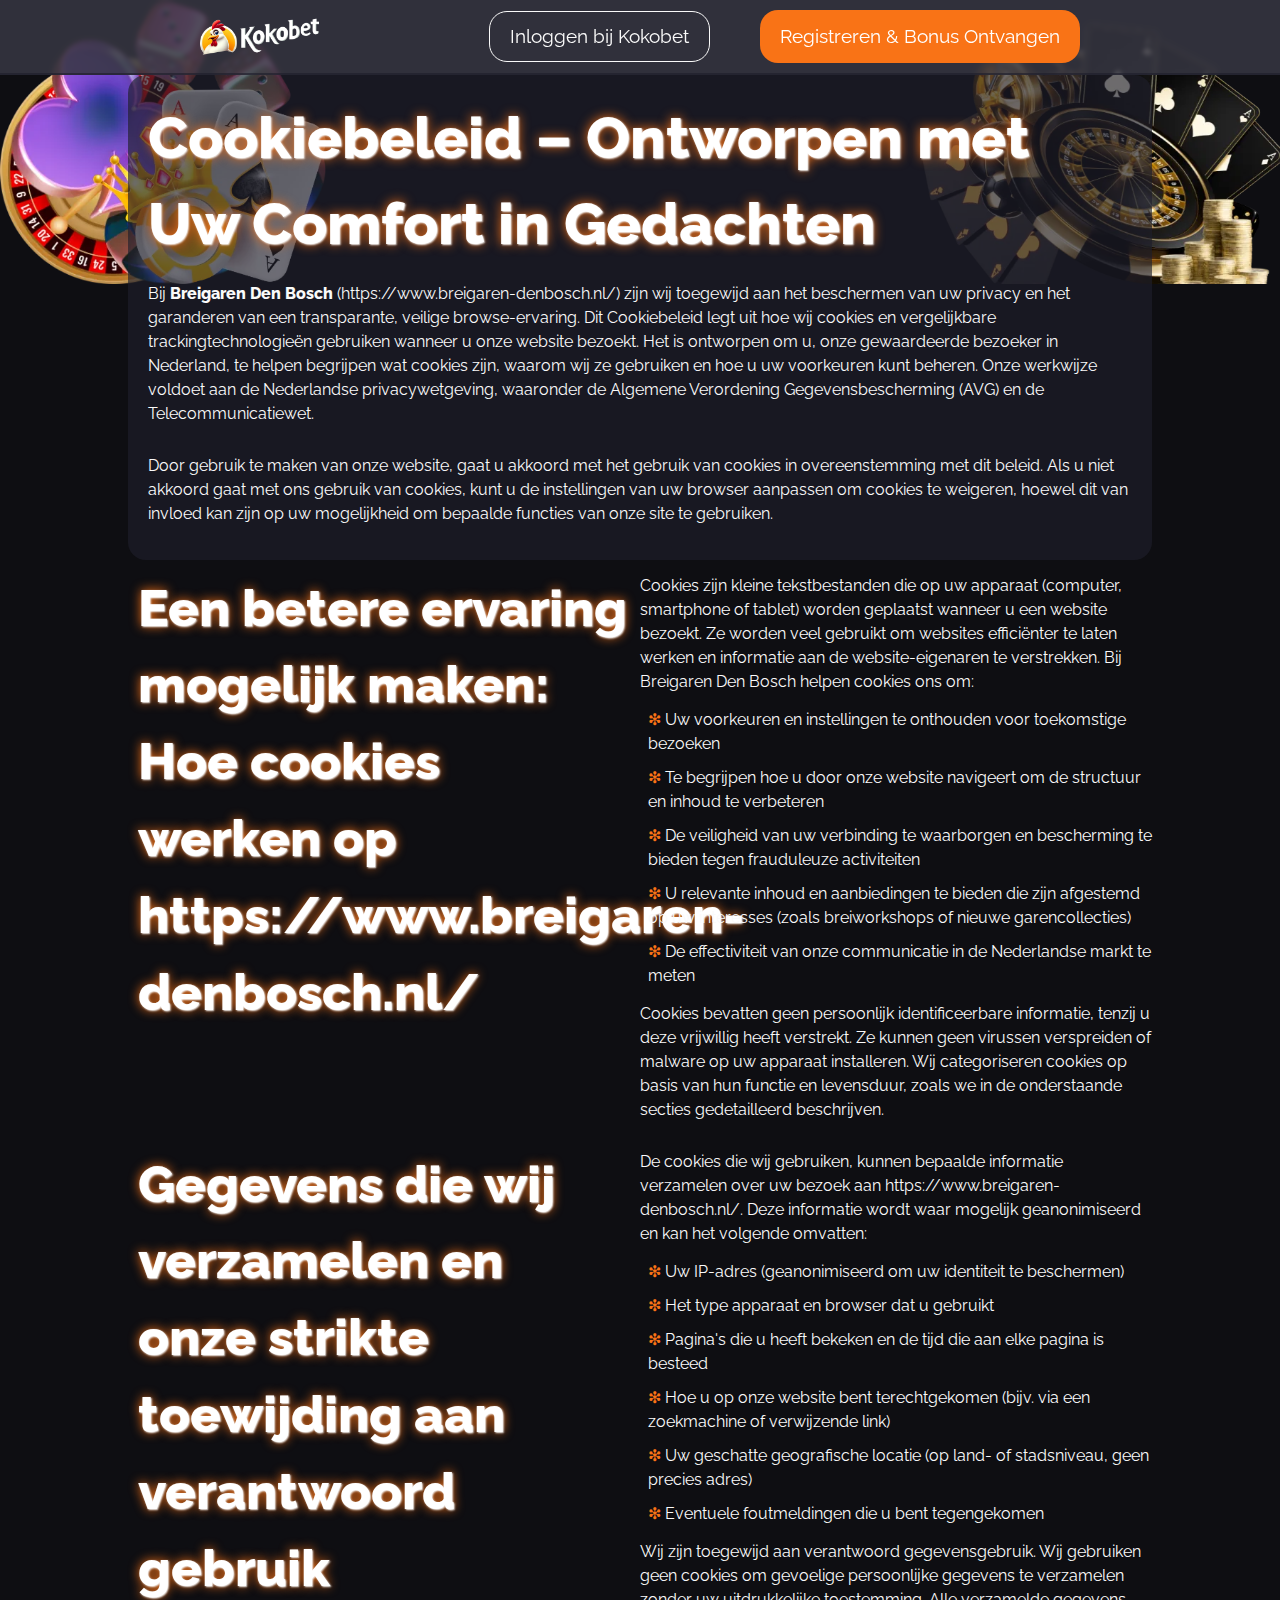
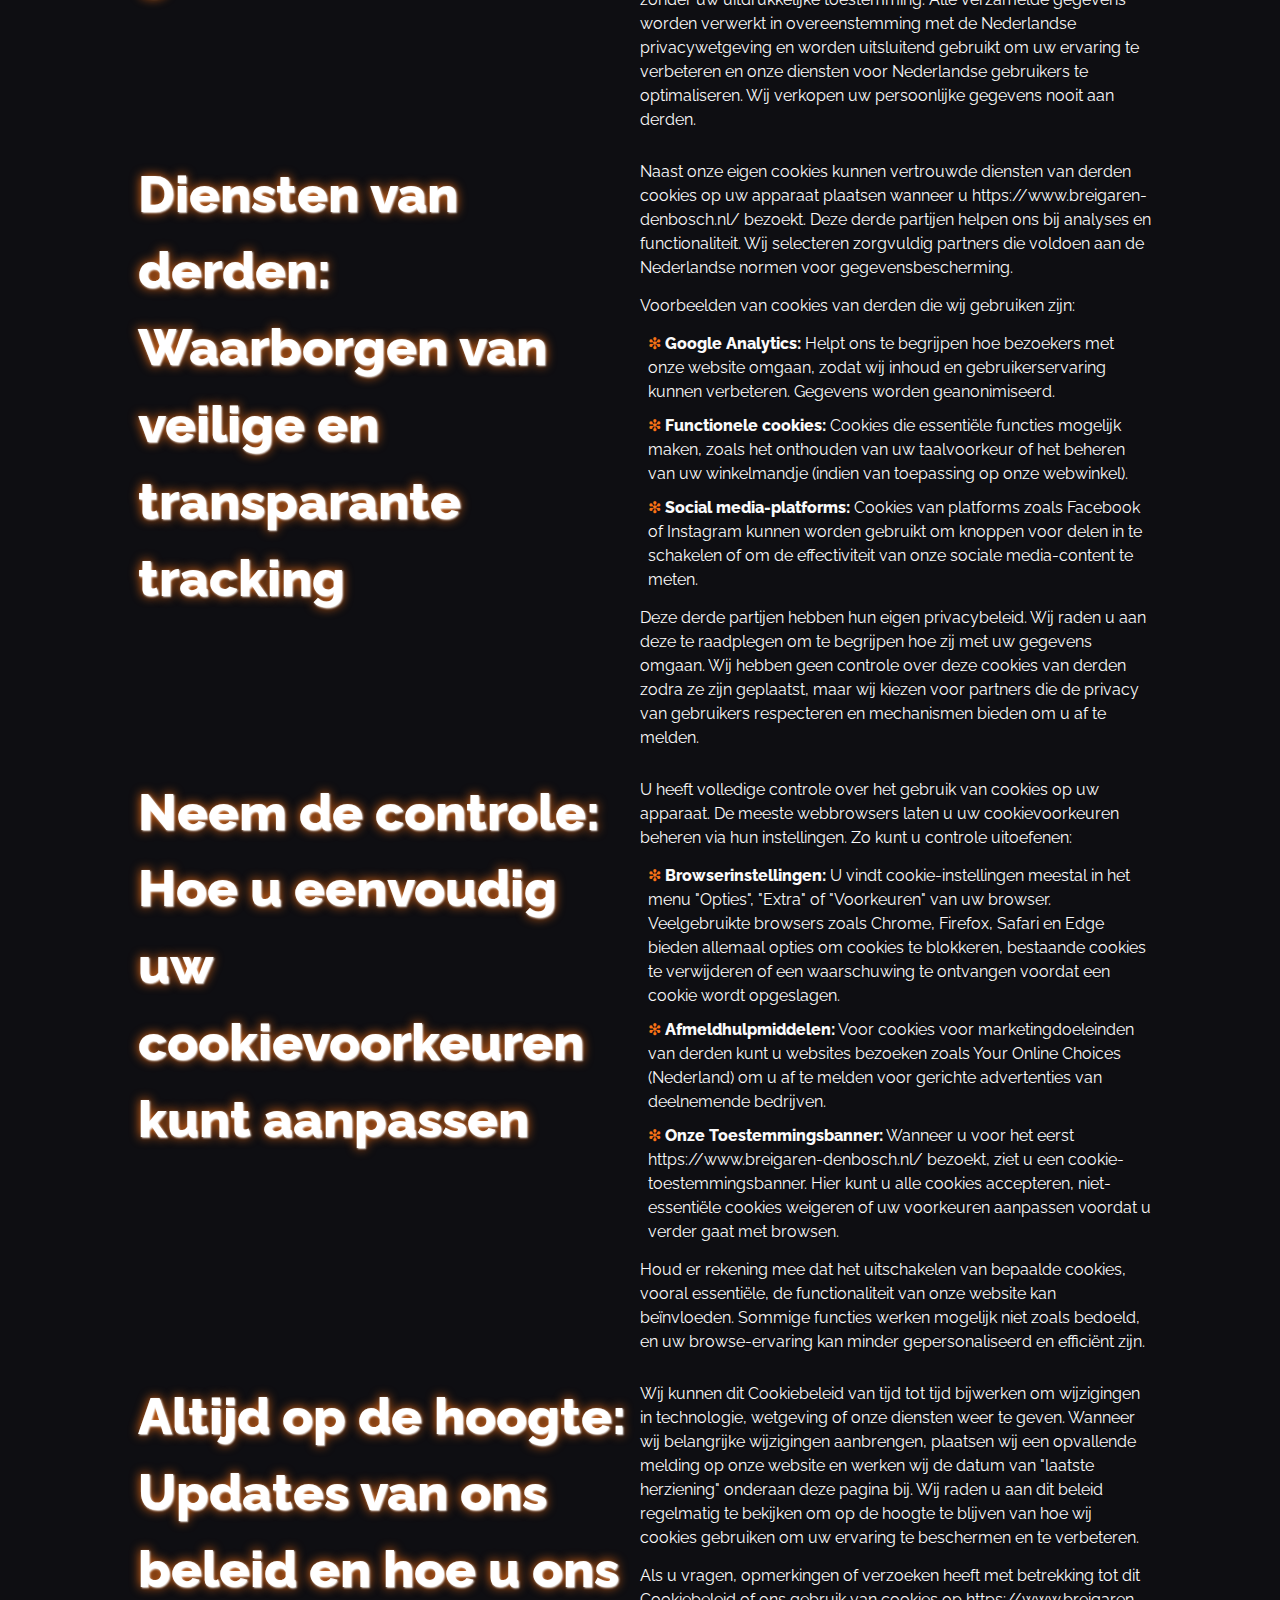
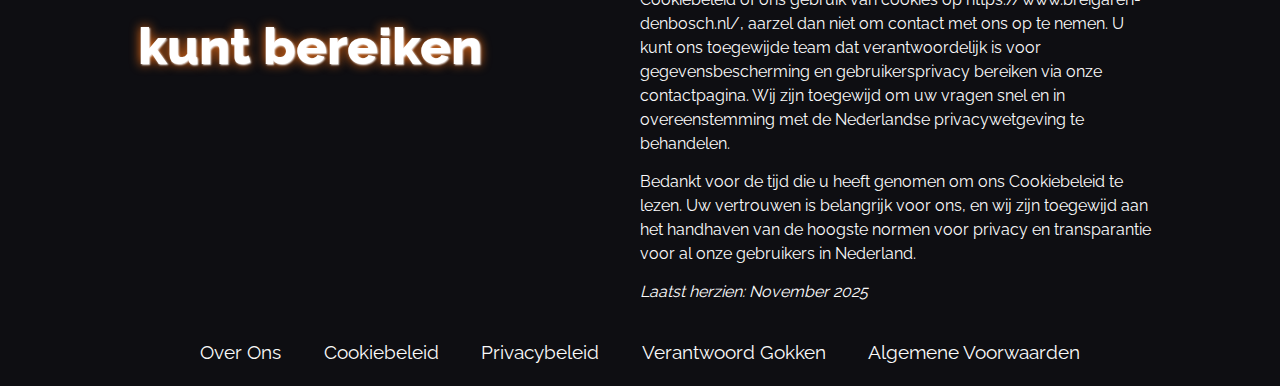
<file: cookie-policy/index.html>
<!DOCTYPE html>
<html lang="nl">

<head>
    <meta charset="UTF-8">
    <meta name="viewport" content="width=device-width, initial-scale=1.0">
    <link rel="stylesheet" href="/style.css">
    <link rel="shortcut icon" href="/favicon.ico">

    <title>Uw privacy is onze topprioriteit - Cookiebeleid</title>
    <meta name="description"
        content="Breigaren Den Bosch hecht aan uw privacy. Lees hoe cookies uw ervaring verbeteren en uw gegevens beschermen volgens de Nederlandse wetgeving.">

    <link rel="canonical" href="https://www.breigaren-denbosch.nl/cookiebeleid/">

    <link rel="apple-touch-icon" sizes="180x180" href="/favicon.ico">
    <meta name="apple-mobile-web-app-title" content="Breigaren Den Bosch">

    <meta name="twitter:card" content="summary">
    <meta name="twitter:title" content="Cookiebeleid – ​​Uw privacy is onze topprioriteit">
    <meta name="twitter:description"
        content="Cookiebeleid van Breigaren Den Bosch. Lees hoe wij uw gegevens in Nederland beschermen.">

    <meta property="og:title" content="Cookiebeleid – ​​Uw privacy is onze topprioriteit">
    <meta property="og:type" content="website">
    <meta property="og:url" content="https://www.breigaren-denbosch.nl/cookiebeleid/">
    <meta property="og:locale" content="nl_NL">

    <script type="application/ld+json">
        {
          "@context": "https://schema.org",
          "@type": "WebPage",
          "name": "Cookiebeleid",
          "description": "Cookiebeleid van Breigaren Den Bosch. Lees hoe wij uw gegevens volgens Nederlandse wetgeving beschermen.",
          "publisher": {
            "@type": "Organization",
            "name": "Breigaren Den Bosch",
            "address": {
              "@type": "PostalAddress",
              "addressLocality": "Den Bosch",
              "addressCountry": "NL"
            }
          }
        }
    </script>
</head>

<body>
    <header>
        <div class="logo">
            <a href="/"><img src="/img/logo.webp" alt="Officieel logo van Breigaren Den Bosch" width="160"
                    height="80"></a>
        </div>
        <div class="header-btn">
            <a href="/play/" rel="nofollow" class="white-btn">Inloggen bij Kokobet</a>
            <a href="/play/" rel="nofollow" class="green-btn">Registreren & Bonus Ontvangen</a>
        </div>
    </header>

    <main>
        <div class="wraper">
            <div class="promo">
                <h1>Cookiebeleid – Ontworpen met Uw Comfort in Gedachten</h1>

                <p class="txt">
                    Bij <strong>Breigaren Den Bosch</strong> (https://www.breigaren-denbosch.nl/) zijn wij toegewijd aan
                    het beschermen van uw privacy en het garanderen van een transparante, veilige browse-ervaring. Dit
                    Cookiebeleid legt uit hoe wij cookies en vergelijkbare trackingtechnologieën gebruiken wanneer u
                    onze website bezoekt. Het is ontworpen om u, onze gewaardeerde bezoeker in Nederland, te helpen
                    begrijpen wat cookies zijn, waarom wij ze gebruiken en hoe u uw voorkeuren kunt beheren. Onze
                    werkwijze voldoet aan de Nederlandse privacywetgeving, waaronder de Algemene Verordening
                    Gegevensbescherming (AVG) en de Telecommunicatiewet.
                </p>

                <p class="txt">
                    Door gebruik te maken van onze website, gaat u akkoord met het gebruik van cookies in
                    overeenstemming met dit beleid. Als u niet akkoord gaat met ons gebruik van cookies, kunt u de
                    instellingen van uw browser aanpassen om cookies te weigeren, hoewel dit van invloed kan zijn op uw
                    mogelijkheid om bepaalde functies van onze site te gebruiken.
                </p>
            </div>

            <div class="flex">
                <div class="flex-content">
                    <h2>Een betere ervaring mogelijk maken: Hoe cookies werken op https://www.breigaren-denbosch.nl/
                    </h2>
                </div>

                <div class="flex-content">
                    <p class="txt">
                        Cookies zijn kleine tekstbestanden die op uw apparaat (computer, smartphone of tablet) worden
                        geplaatst wanneer u een website bezoekt. Ze worden veel gebruikt om websites efficiënter te
                        laten werken en informatie aan de website-eigenaren te verstrekken. Bij Breigaren Den Bosch
                        helpen cookies ons om:
                    </p>

                    <ul>
                        <li>Uw voorkeuren en instellingen te onthouden voor toekomstige bezoeken</li>
                        <li>Te begrijpen hoe u door onze website navigeert om de structuur en inhoud te verbeteren</li>
                        <li>De veiligheid van uw verbinding te waarborgen en bescherming te bieden tegen frauduleuze
                            activiteiten</li>
                        <li>U relevante inhoud en aanbiedingen te bieden die zijn afgestemd op uw interesses (zoals
                            breiworkshops of nieuwe garencollecties)</li>
                        <li>De effectiviteit van onze communicatie in de Nederlandse markt te meten</li>
                    </ul>

                    <p class="txt">
                        Cookies bevatten geen persoonlijk identificeerbare informatie, tenzij u deze vrijwillig heeft
                        verstrekt. Ze kunnen geen virussen verspreiden of malware op uw apparaat installeren. Wij
                        categoriseren cookies op basis van hun functie en levensduur, zoals we in de onderstaande
                        secties gedetailleerd beschrijven.
                    </p>
                </div>
            </div>

            <div class="flex">
                <div class="flex-content">
                    <h2>Gegevens die wij verzamelen en onze strikte toewijding aan verantwoord gebruik</h2>
                </div>

                <div class="flex-content">
                    <p class="txt">
                        De cookies die wij gebruiken, kunnen bepaalde informatie verzamelen over uw bezoek aan
                        https://www.breigaren-denbosch.nl/. Deze informatie wordt waar mogelijk geanonimiseerd en kan
                        het volgende omvatten:
                    </p>

                    <ul>
                        <li>Uw IP-adres (geanonimiseerd om uw identiteit te beschermen)</li>
                        <li>Het type apparaat en browser dat u gebruikt</li>
                        <li>Pagina's die u heeft bekeken en de tijd die aan elke pagina is besteed</li>
                        <li>Hoe u op onze website bent terechtgekomen (bijv. via een zoekmachine of verwijzende link)
                        </li>
                        <li>Uw geschatte geografische locatie (op land- of stadsniveau, geen precies adres)</li>
                        <li>Eventuele foutmeldingen die u bent tegengekomen</li>
                    </ul>

                    <p class="txt">
                        Wij zijn toegewijd aan verantwoord gegevensgebruik. Wij gebruiken geen cookies om gevoelige
                        persoonlijke gegevens te verzamelen zonder uw uitdrukkelijke toestemming. Alle verzamelde
                        gegevens worden verwerkt in overeenstemming met de Nederlandse privacywetgeving en worden
                        uitsluitend gebruikt om uw ervaring te verbeteren en onze diensten voor Nederlandse gebruikers
                        te optimaliseren. Wij verkopen uw persoonlijke gegevens nooit aan derden.
                    </p>
                </div>
            </div>

            <div class="flex">
                <div class="flex-content">
                    <h2>Diensten van derden: Waarborgen van veilige en transparante tracking</h2>
                </div>

                <div class="flex-content">
                    <p class="txt">
                        Naast onze eigen cookies kunnen vertrouwde diensten van derden cookies op uw apparaat plaatsen
                        wanneer u https://www.breigaren-denbosch.nl/ bezoekt. Deze derde partijen helpen ons bij
                        analyses en functionaliteit. Wij selecteren zorgvuldig partners die voldoen aan de Nederlandse
                        normen voor gegevensbescherming.
                    </p>

                    <p class="txt">
                        Voorbeelden van cookies van derden die wij gebruiken zijn:
                    </p>

                    <ul>
                        <li><strong>Google Analytics:</strong> Helpt ons te begrijpen hoe bezoekers met onze website
                            omgaan, zodat wij inhoud en gebruikerservaring kunnen verbeteren. Gegevens worden
                            geanonimiseerd.</li>
                        <li><strong>Functionele cookies:</strong> Cookies die essentiële functies mogelijk maken, zoals
                            het onthouden van uw taalvoorkeur of het beheren van uw winkelmandje (indien van toepassing
                            op onze webwinkel).</li>
                        <li><strong>Social media-platforms:</strong> Cookies van platforms zoals Facebook of Instagram
                            kunnen worden gebruikt om knoppen voor delen in te schakelen of om de effectiviteit van onze
                            sociale media-content te meten.</li>
                    </ul>

                    <p class="txt">
                        Deze derde partijen hebben hun eigen privacybeleid. Wij raden u aan deze te raadplegen om te
                        begrijpen hoe zij met uw gegevens omgaan. Wij hebben geen controle over deze cookies van derden
                        zodra ze zijn geplaatst, maar wij kiezen voor partners die de privacy van gebruikers respecteren
                        en mechanismen bieden om u af te melden.
                    </p>
                </div>
            </div>

            <div class="flex">
                <div class="flex-content">
                    <h2>Neem de controle: Hoe u eenvoudig uw cookievoorkeuren kunt aanpassen</h2>
                </div>

                <div class="flex-content">
                    <p class="txt">
                        U heeft volledige controle over het gebruik van cookies op uw apparaat. De meeste webbrowsers
                        laten u uw cookievoorkeuren beheren via hun instellingen. Zo kunt u controle uitoefenen:
                    </p>

                    <ul>
                        <li><strong>Browserinstellingen:</strong> U vindt cookie-instellingen meestal in het menu
                            "Opties", "Extra" of "Voorkeuren" van uw browser. Veelgebruikte browsers zoals Chrome,
                            Firefox, Safari en Edge bieden allemaal opties om cookies te blokkeren, bestaande cookies te
                            verwijderen of een waarschuwing te ontvangen voordat een cookie wordt opgeslagen.</li>
                        <li><strong>Afmeldhulpmiddelen:</strong> Voor cookies voor marketingdoeleinden van derden kunt u
                            websites bezoeken zoals <a href="https://www.youronlinechoices.com/nl/" target="_blank">Your
                                Online Choices (Nederland)</a> om u af te melden voor gerichte advertenties van
                            deelnemende bedrijven.</li>
                        <li><strong>Onze Toestemmingsbanner:</strong> Wanneer u voor het eerst
                            https://www.breigaren-denbosch.nl/ bezoekt, ziet u een cookie-toestemmingsbanner. Hier kunt
                            u alle cookies accepteren, niet-essentiële cookies weigeren of uw voorkeuren aanpassen
                            voordat u verder gaat met browsen.</li>
                    </ul>

                    <p class="txt">
                        Houd er rekening mee dat het uitschakelen van bepaalde cookies, vooral essentiële, de
                        functionaliteit van onze website kan beïnvloeden. Sommige functies werken mogelijk niet zoals
                        bedoeld, en uw browse-ervaring kan minder gepersonaliseerd en efficiënt zijn.
                    </p>
                </div>
            </div>

            <div class="flex">
                <div class="flex-content">
                    <h2>Altijd op de hoogte: Updates van ons beleid en hoe u ons kunt bereiken</h2>
                </div>

                <div class="flex-content">
                    <p class="txt">
                        Wij kunnen dit Cookiebeleid van tijd tot tijd bijwerken om wijzigingen in technologie, wetgeving
                        of onze diensten weer te geven. Wanneer wij belangrijke wijzigingen aanbrengen, plaatsen wij een
                        opvallende melding op onze website en werken wij de datum van "laatste herziening" onderaan deze
                        pagina bij. Wij raden u aan dit beleid regelmatig te bekijken om op de hoogte te blijven van hoe
                        wij cookies gebruiken om uw ervaring te beschermen en te verbeteren.
                    </p>

                    <p class="txt">
                        Als u vragen, opmerkingen of verzoeken heeft met betrekking tot dit Cookiebeleid of ons gebruik
                        van cookies op https://www.breigaren-denbosch.nl/, aarzel dan niet om contact met ons op te
                        nemen. U kunt ons toegewijde team dat verantwoordelijk is voor gegevensbescherming en
                        gebruikersprivacy bereiken via onze contactpagina. Wij zijn toegewijd om uw vragen snel en in
                        overeenstemming met de Nederlandse privacywetgeving te behandelen.
                    </p>

                    <p class="txt">
                        Bedankt voor de tijd die u heeft genomen om ons Cookiebeleid te lezen. Uw vertrouwen is
                        belangrijk voor ons, en wij zijn toegewijd aan het handhaven van de hoogste normen voor privacy
                        en transparantie voor al onze gebruikers in Nederland.
                    </p>

                    <p class="txt"><em>Laatst herzien: November 2025</em></p>
                </div>
            </div>
        </div>
    </main>

    <footer>
        <div class="flex">
            <a href="/about-us/">Over Ons</a>
            <a href="/cookie-policy/">Cookiebeleid</a>
            <a href="/privacy-policy/">Privacybeleid</a>
            <a href="/responsible-gambling/">Verantwoord Gokken</a>
            <a href="/terms-and-conditions/">Algemene Voorwaarden</a>
        </div>
    </footer>

</body>

</html>
</file>
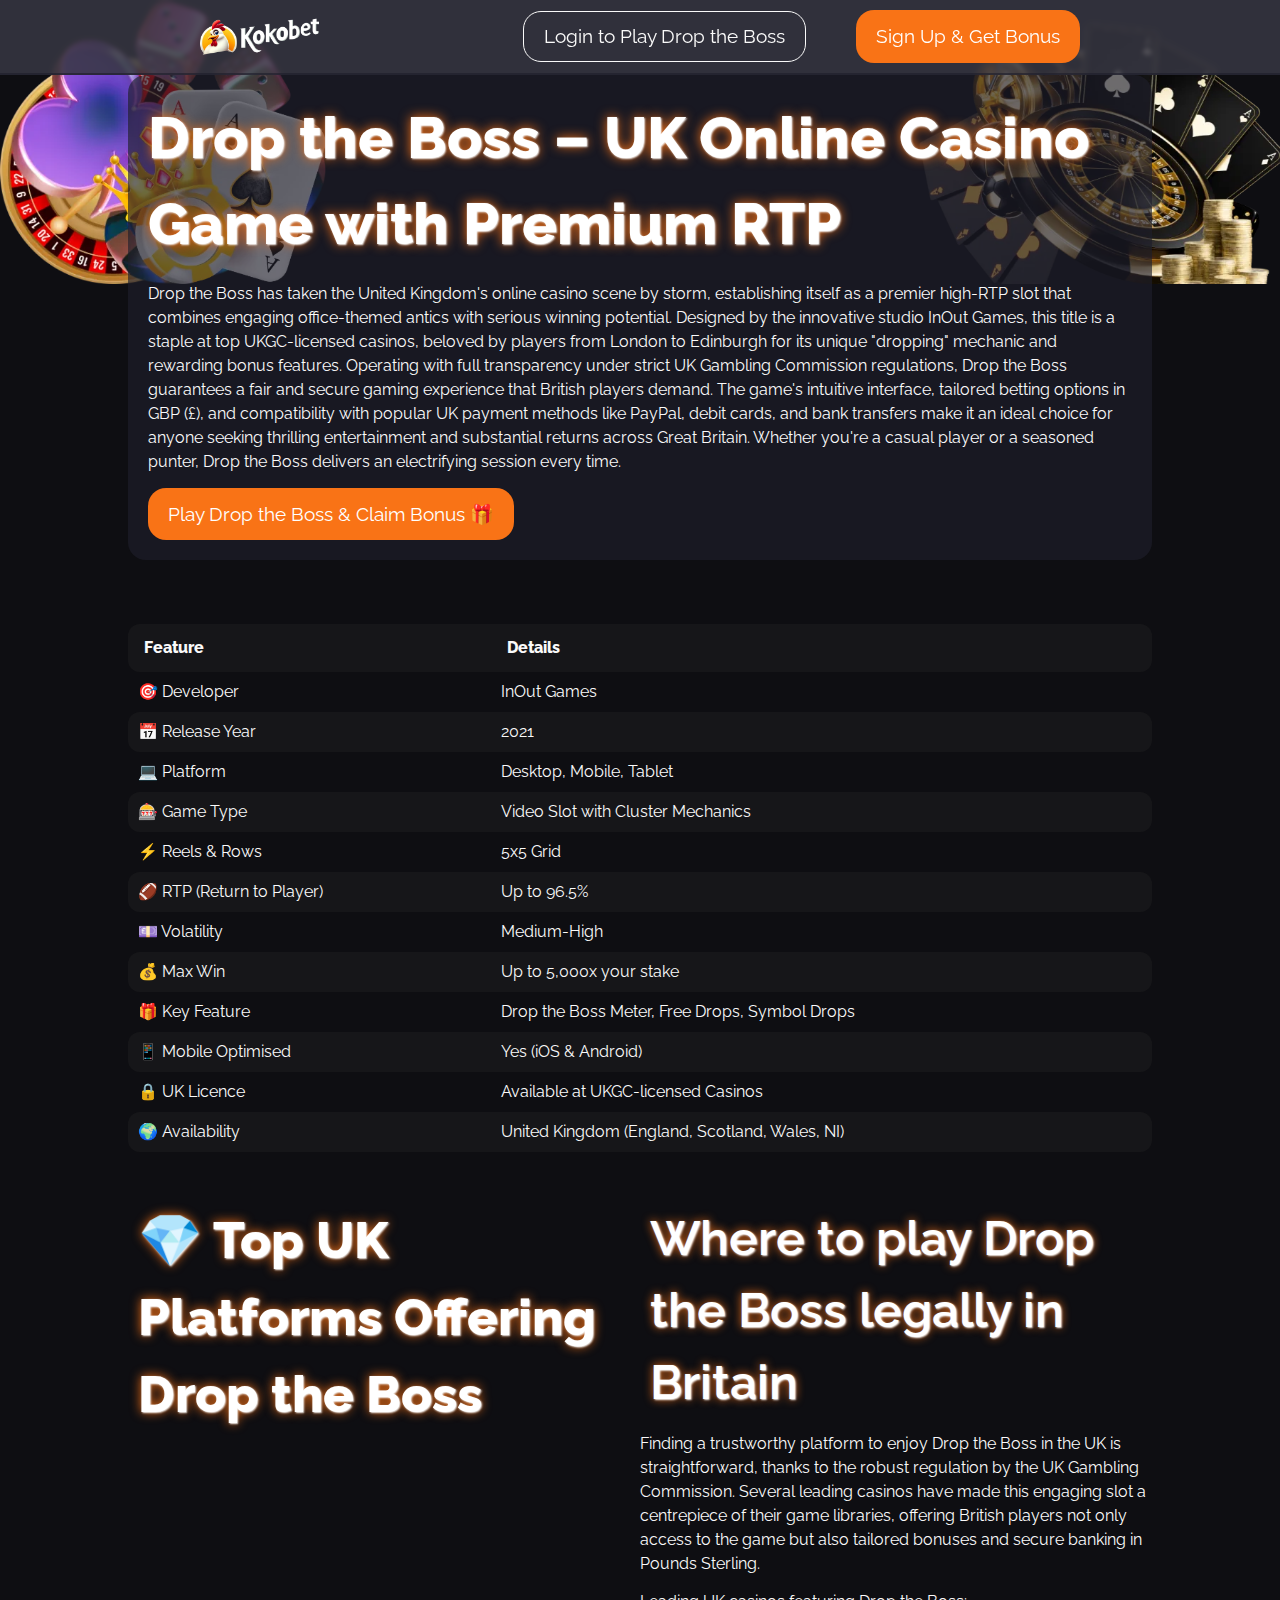
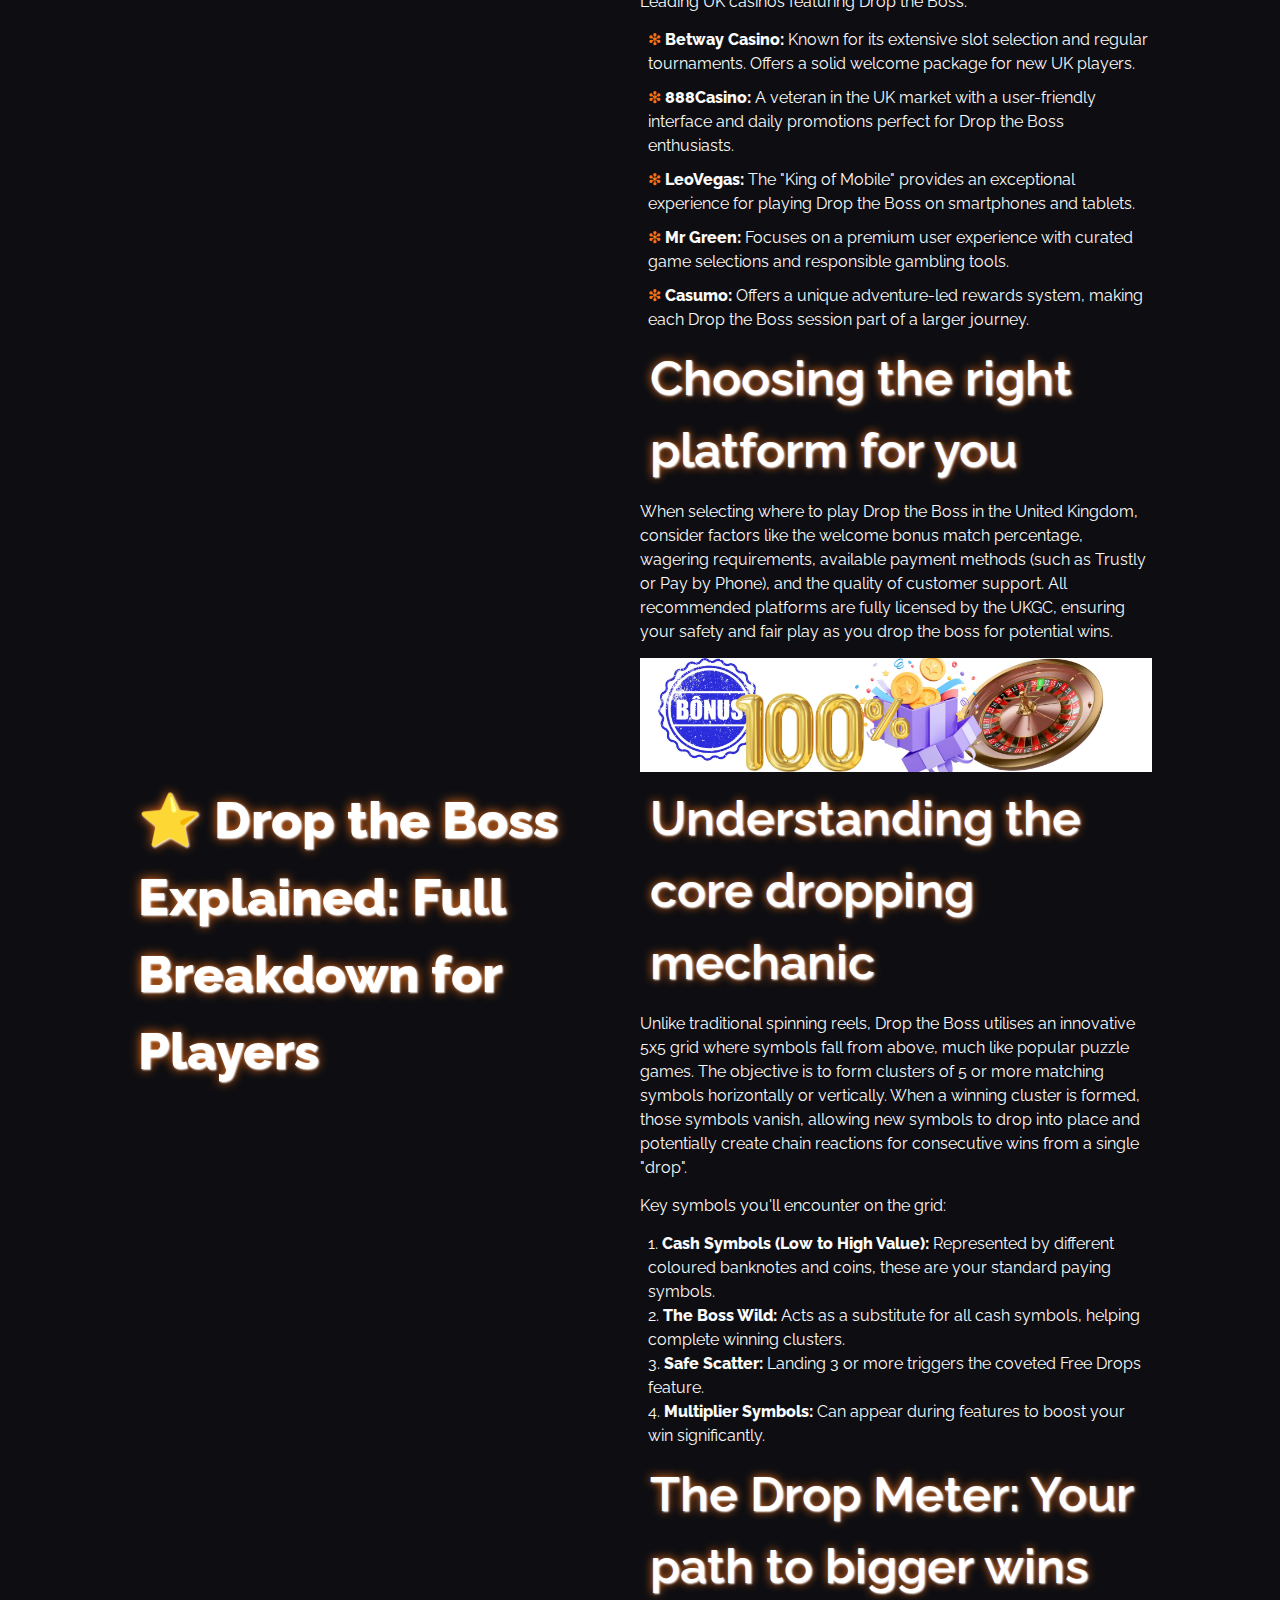
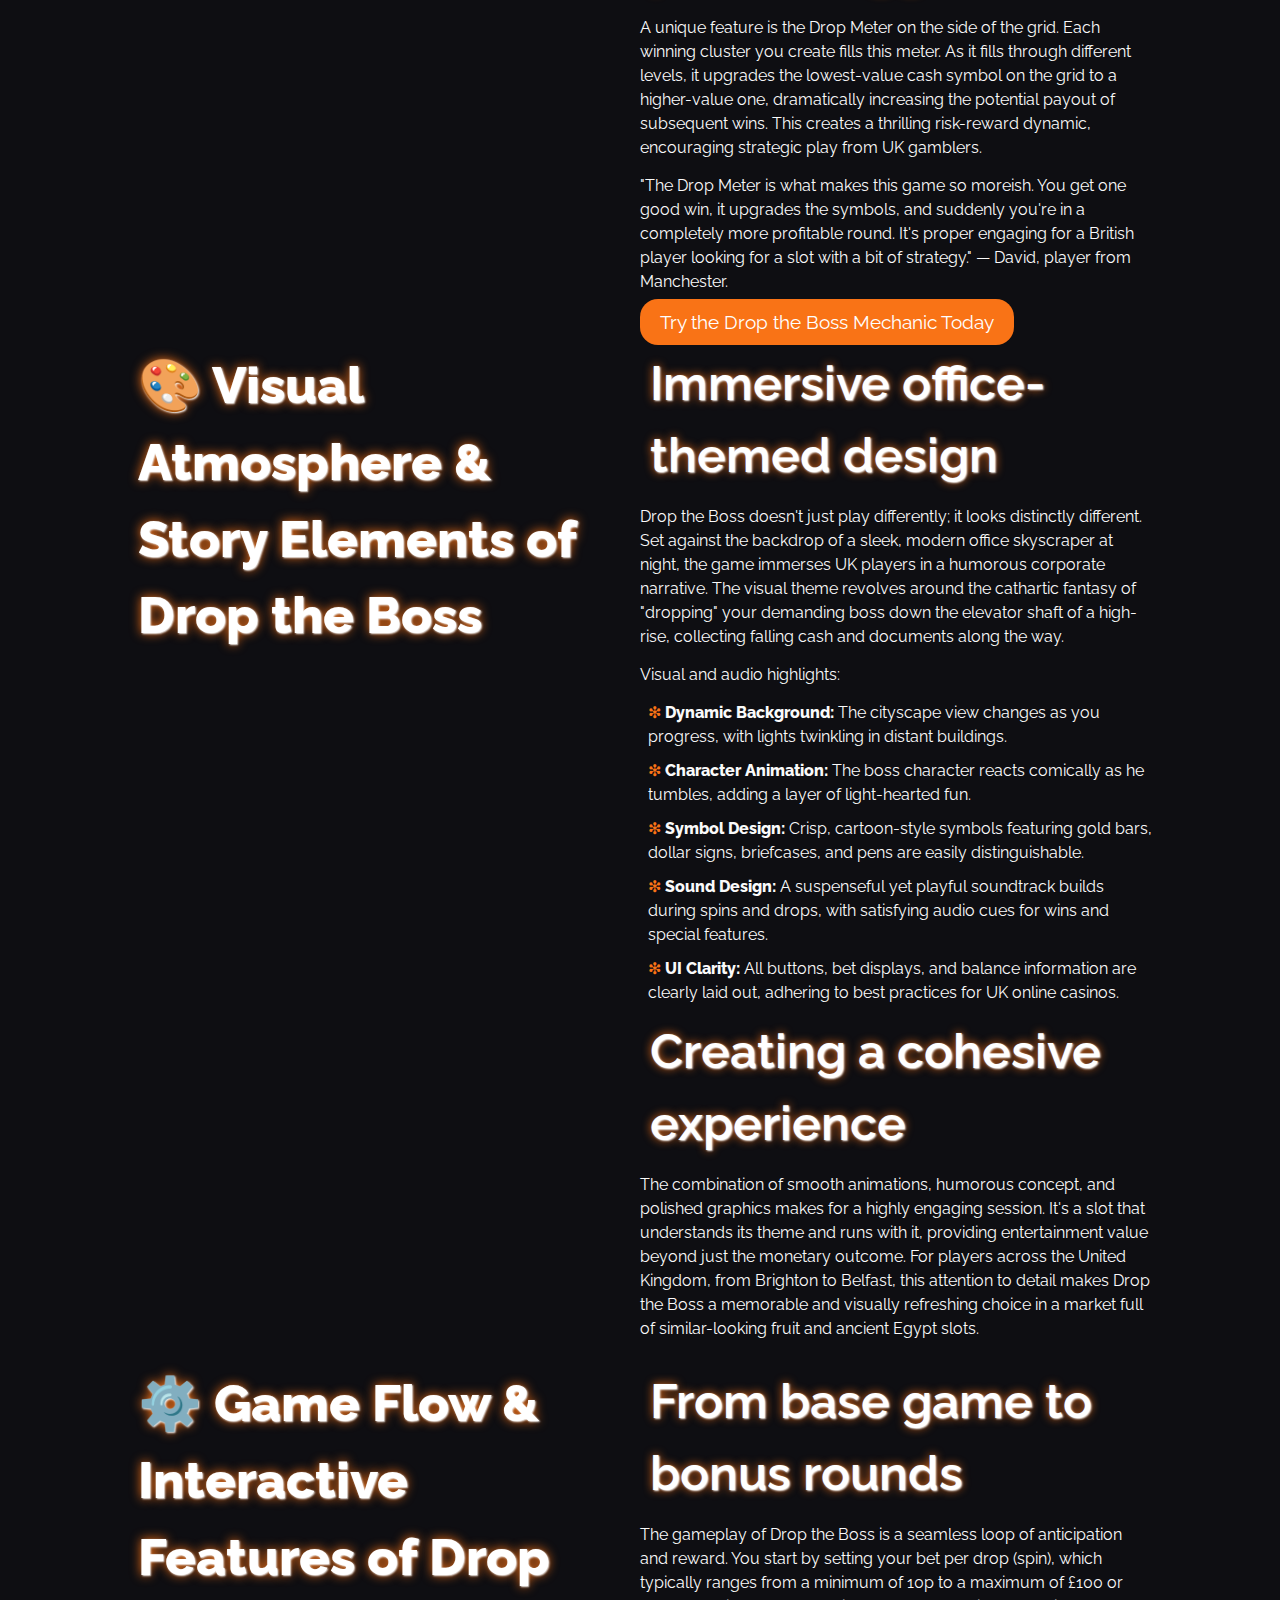
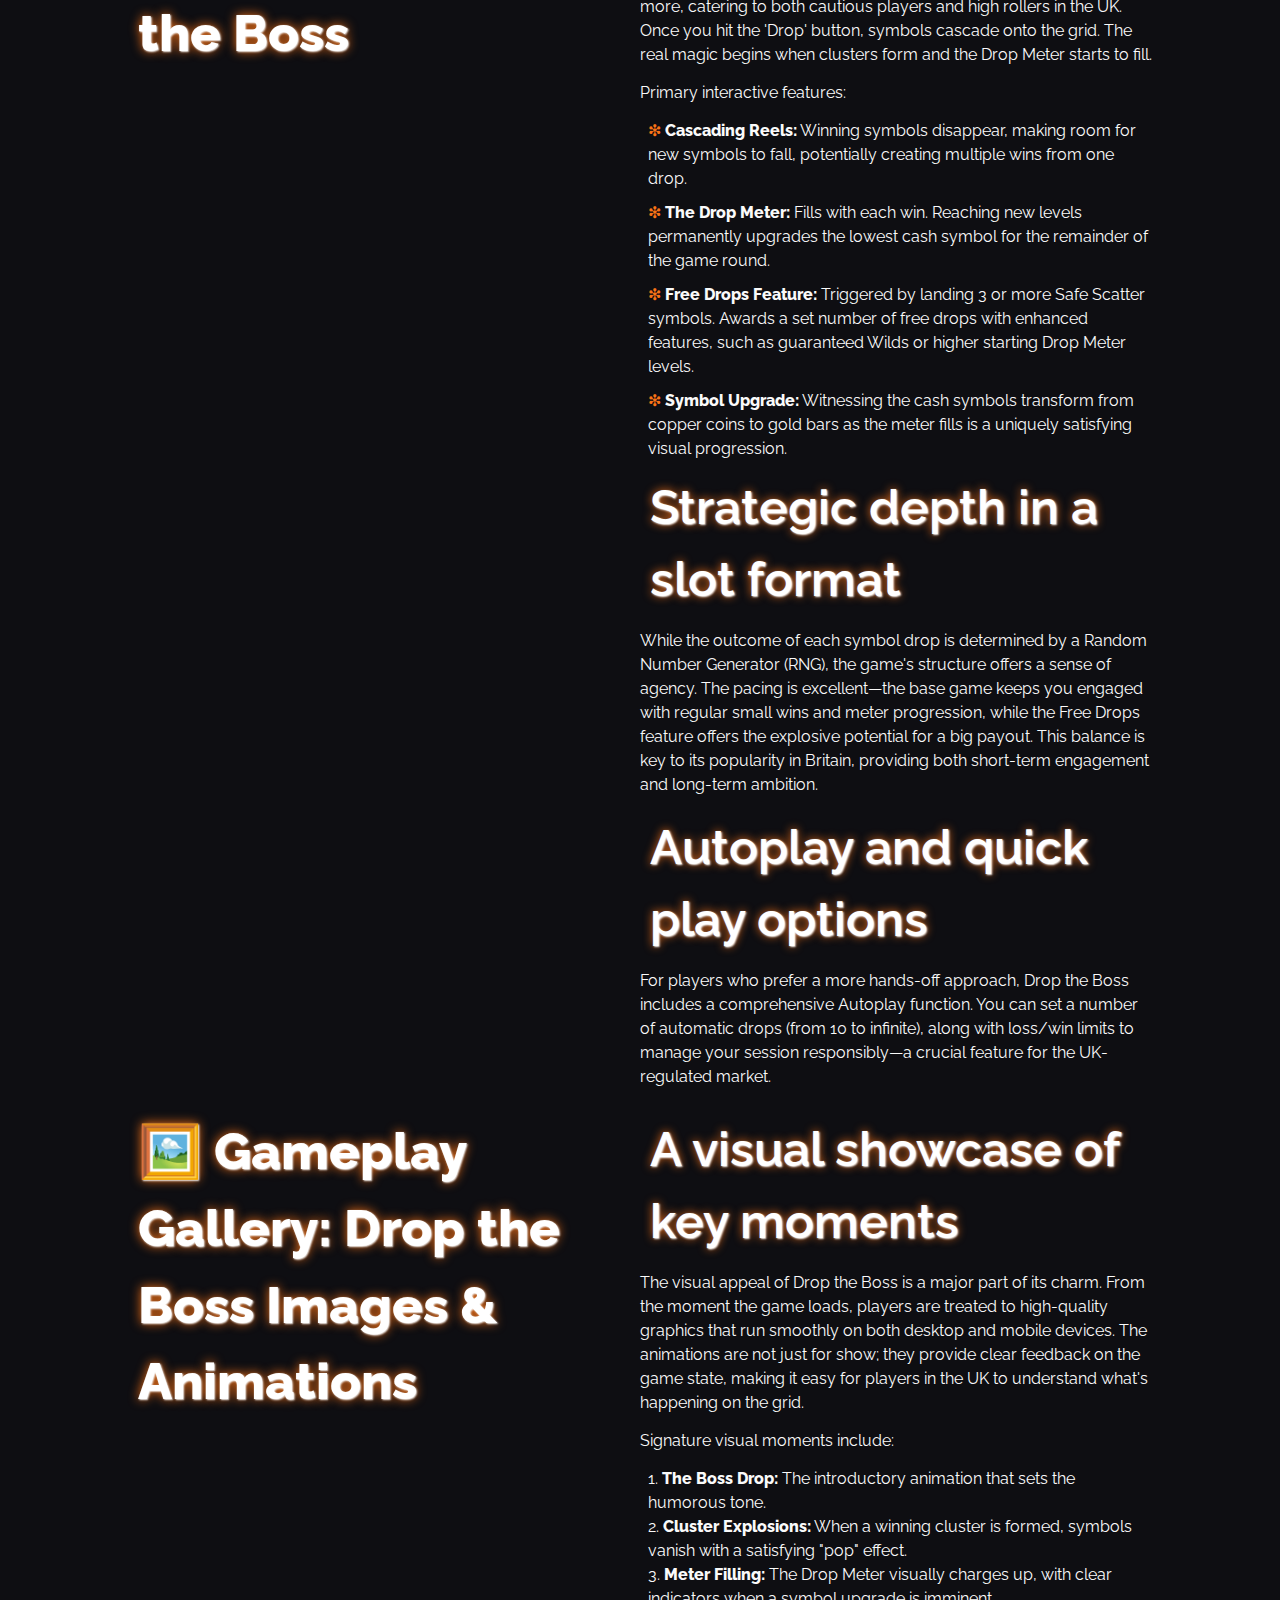
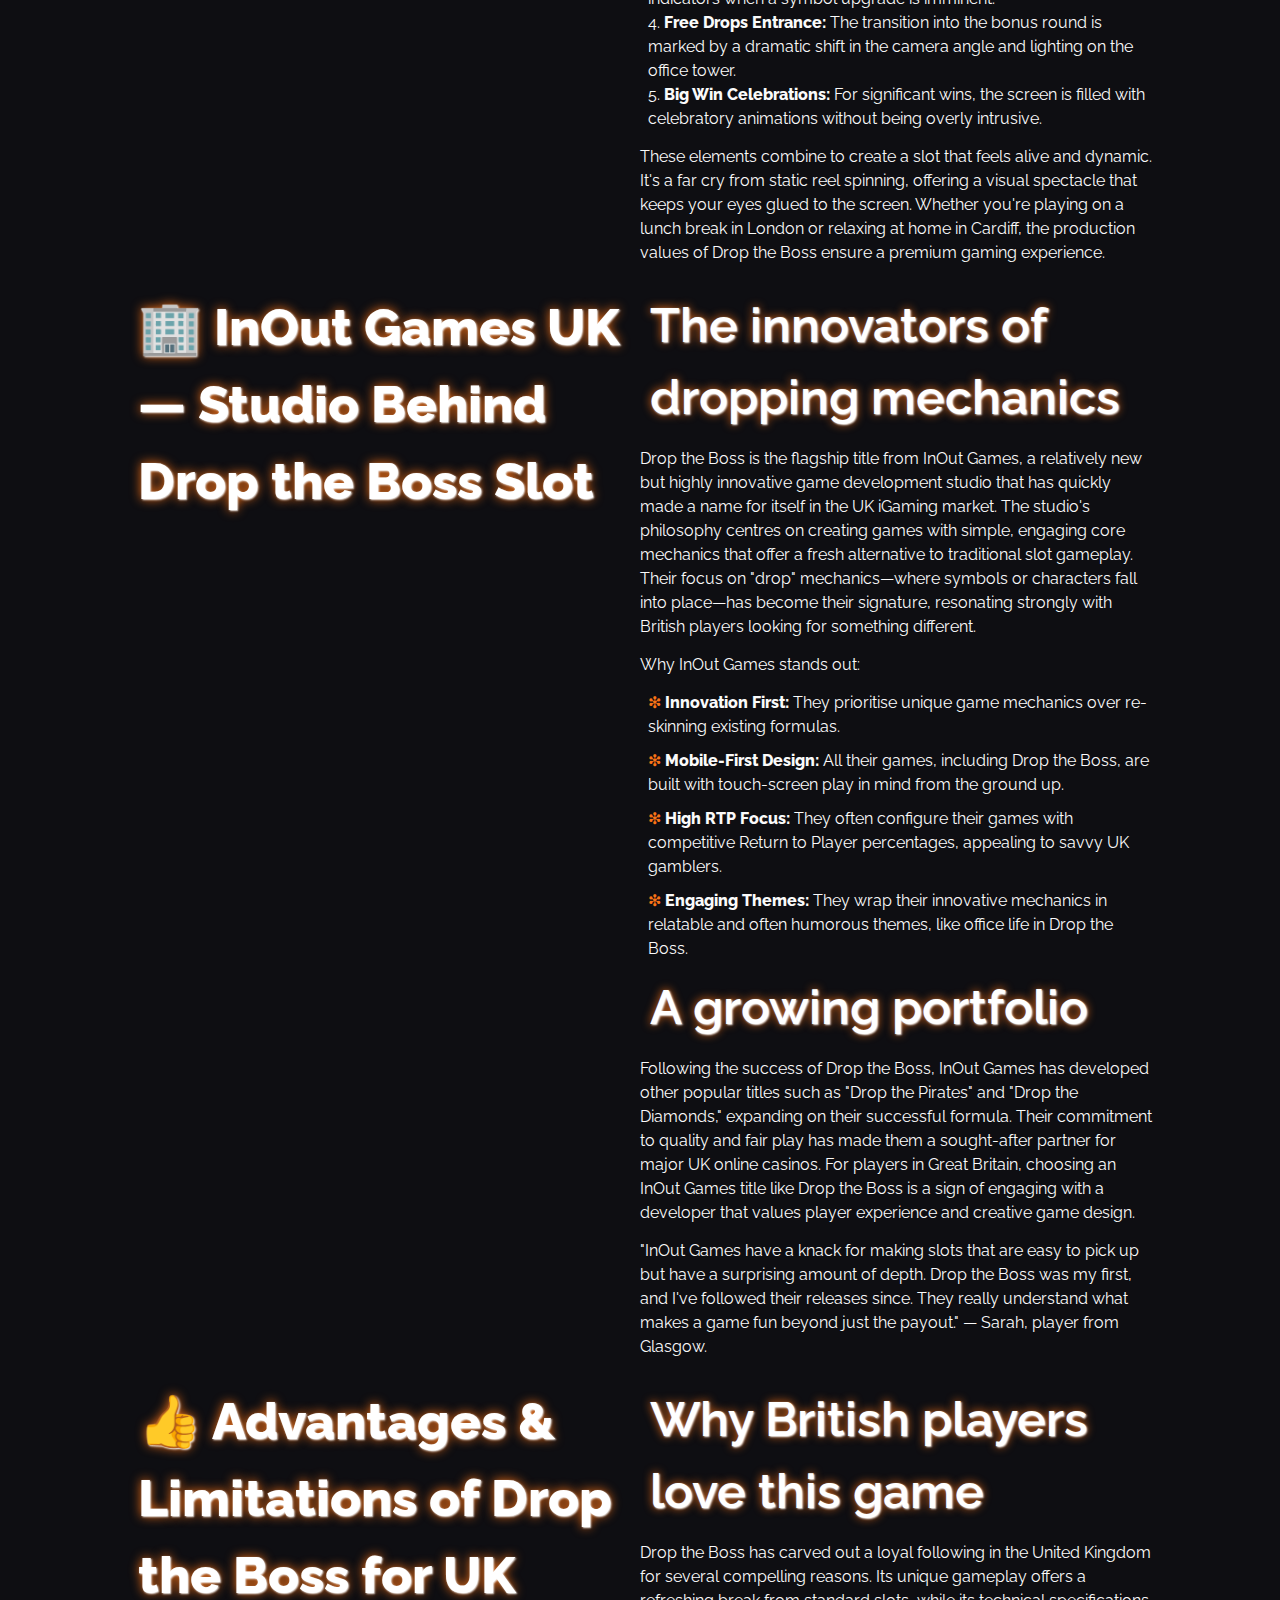
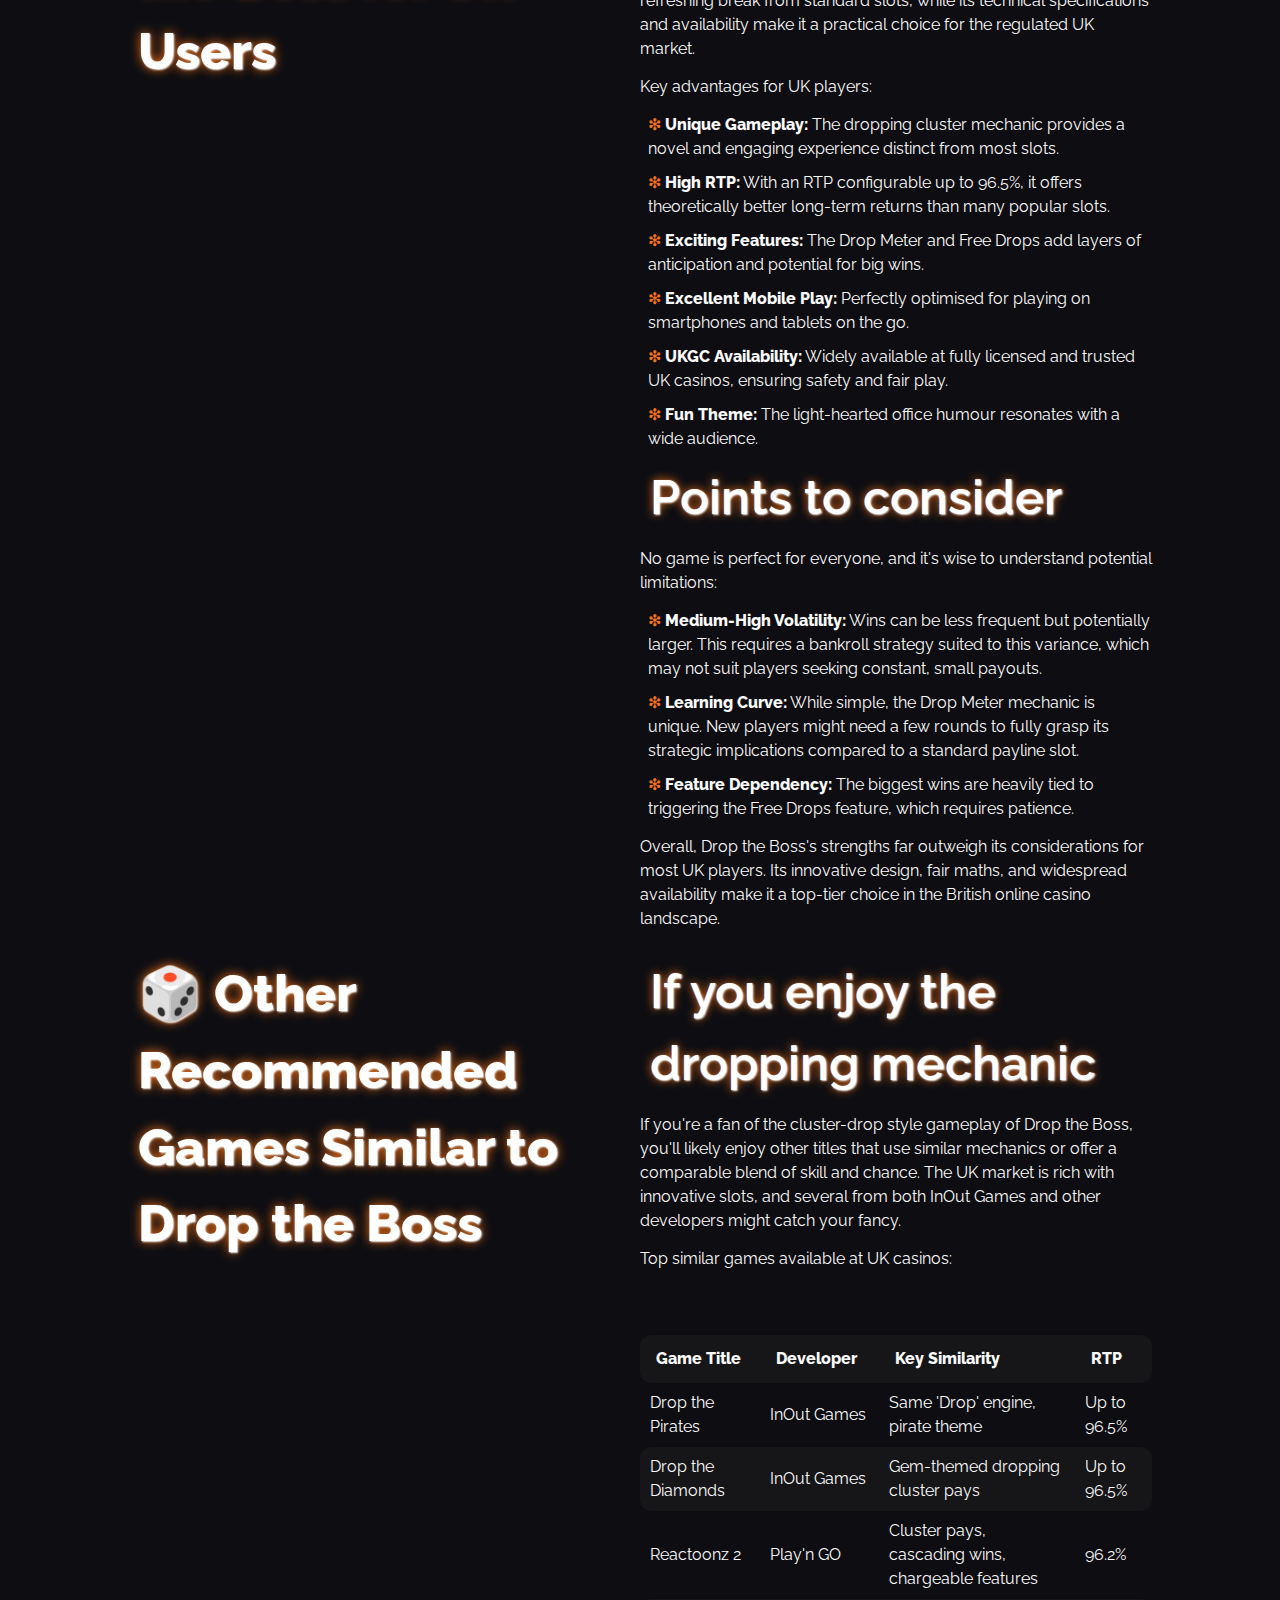
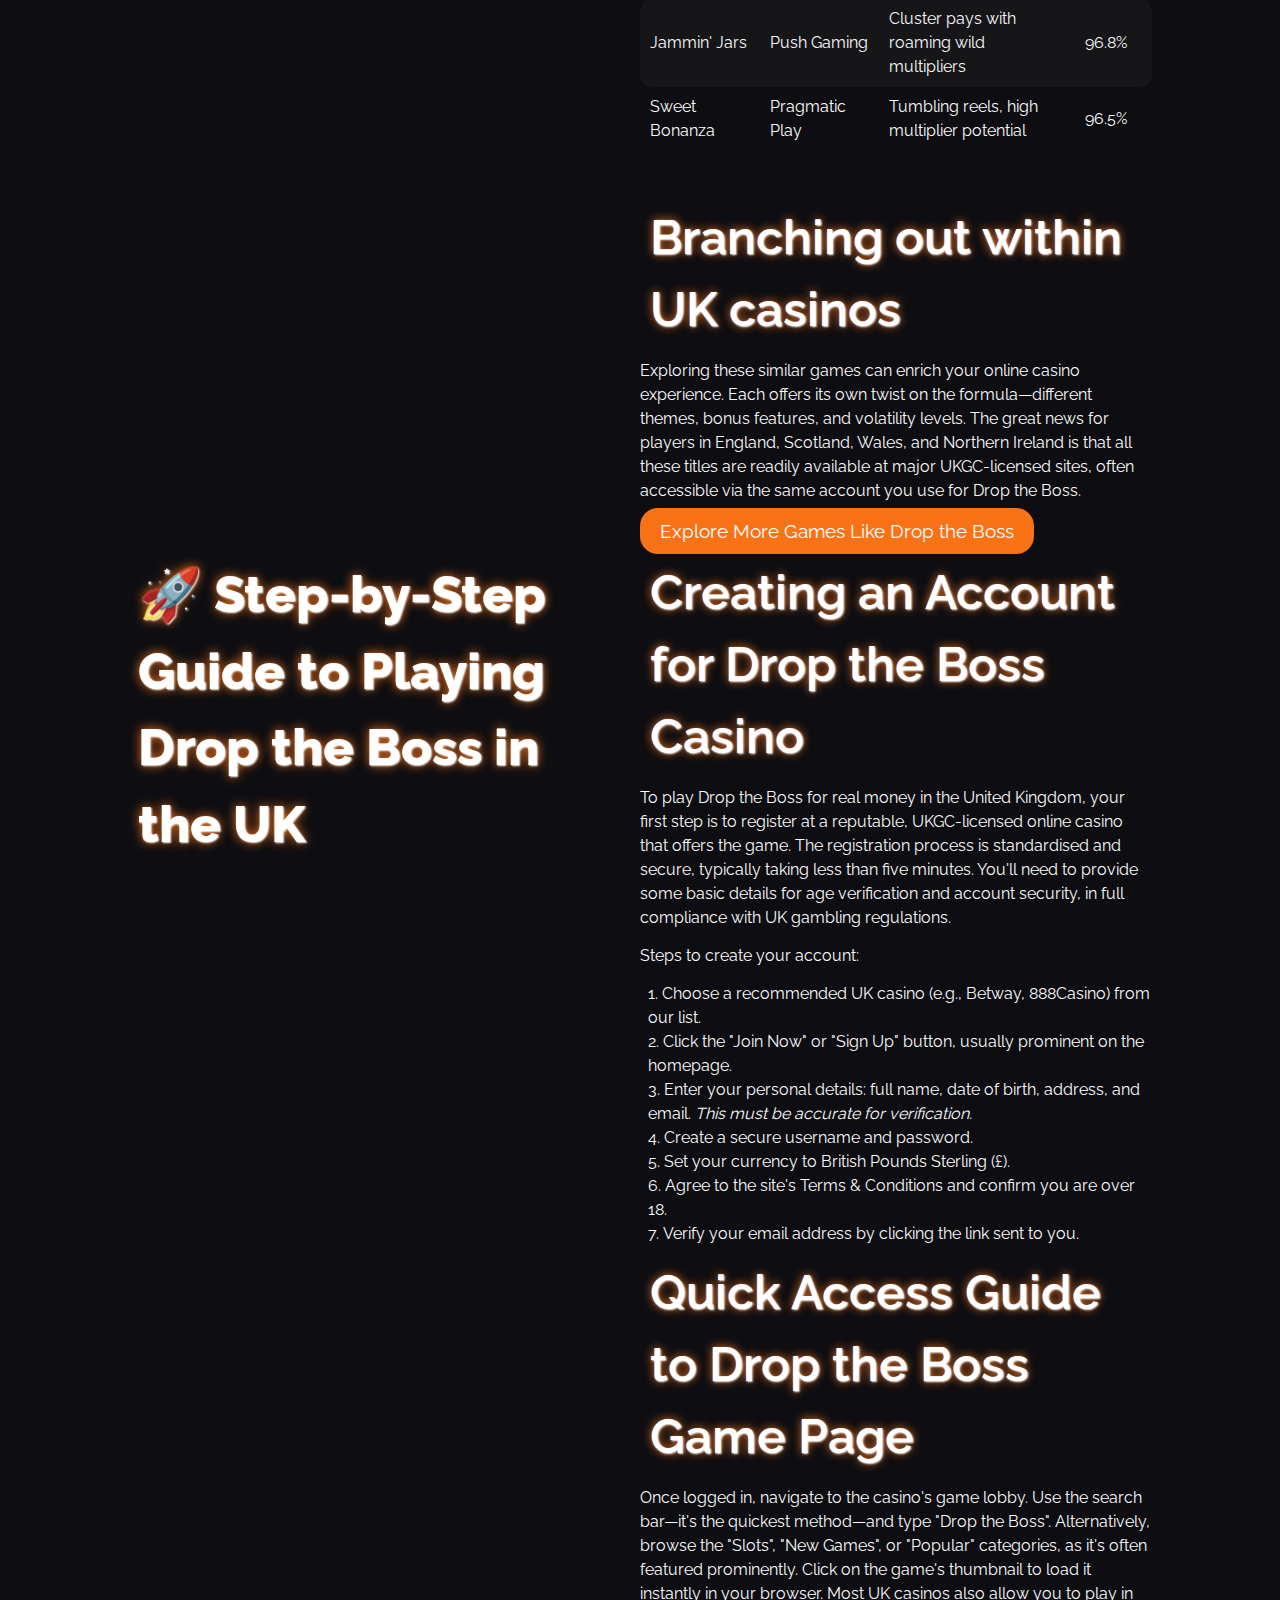
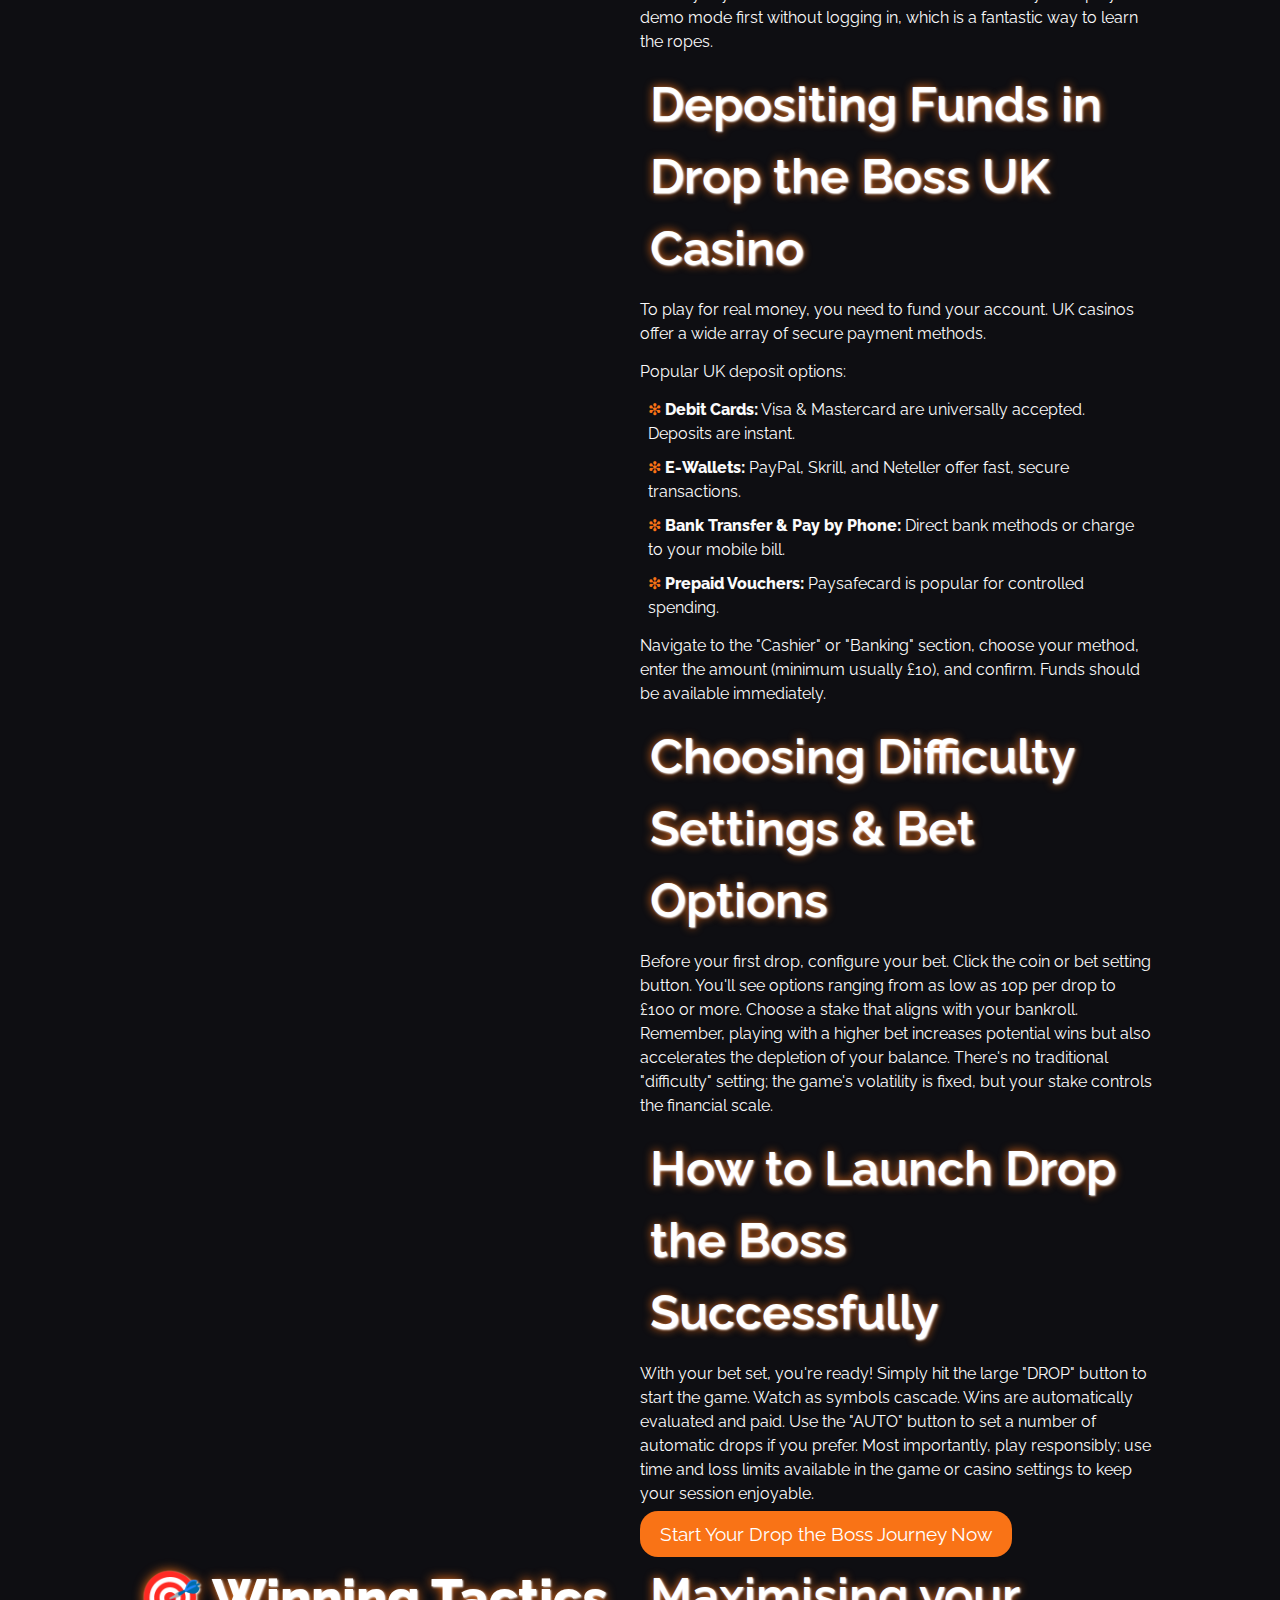
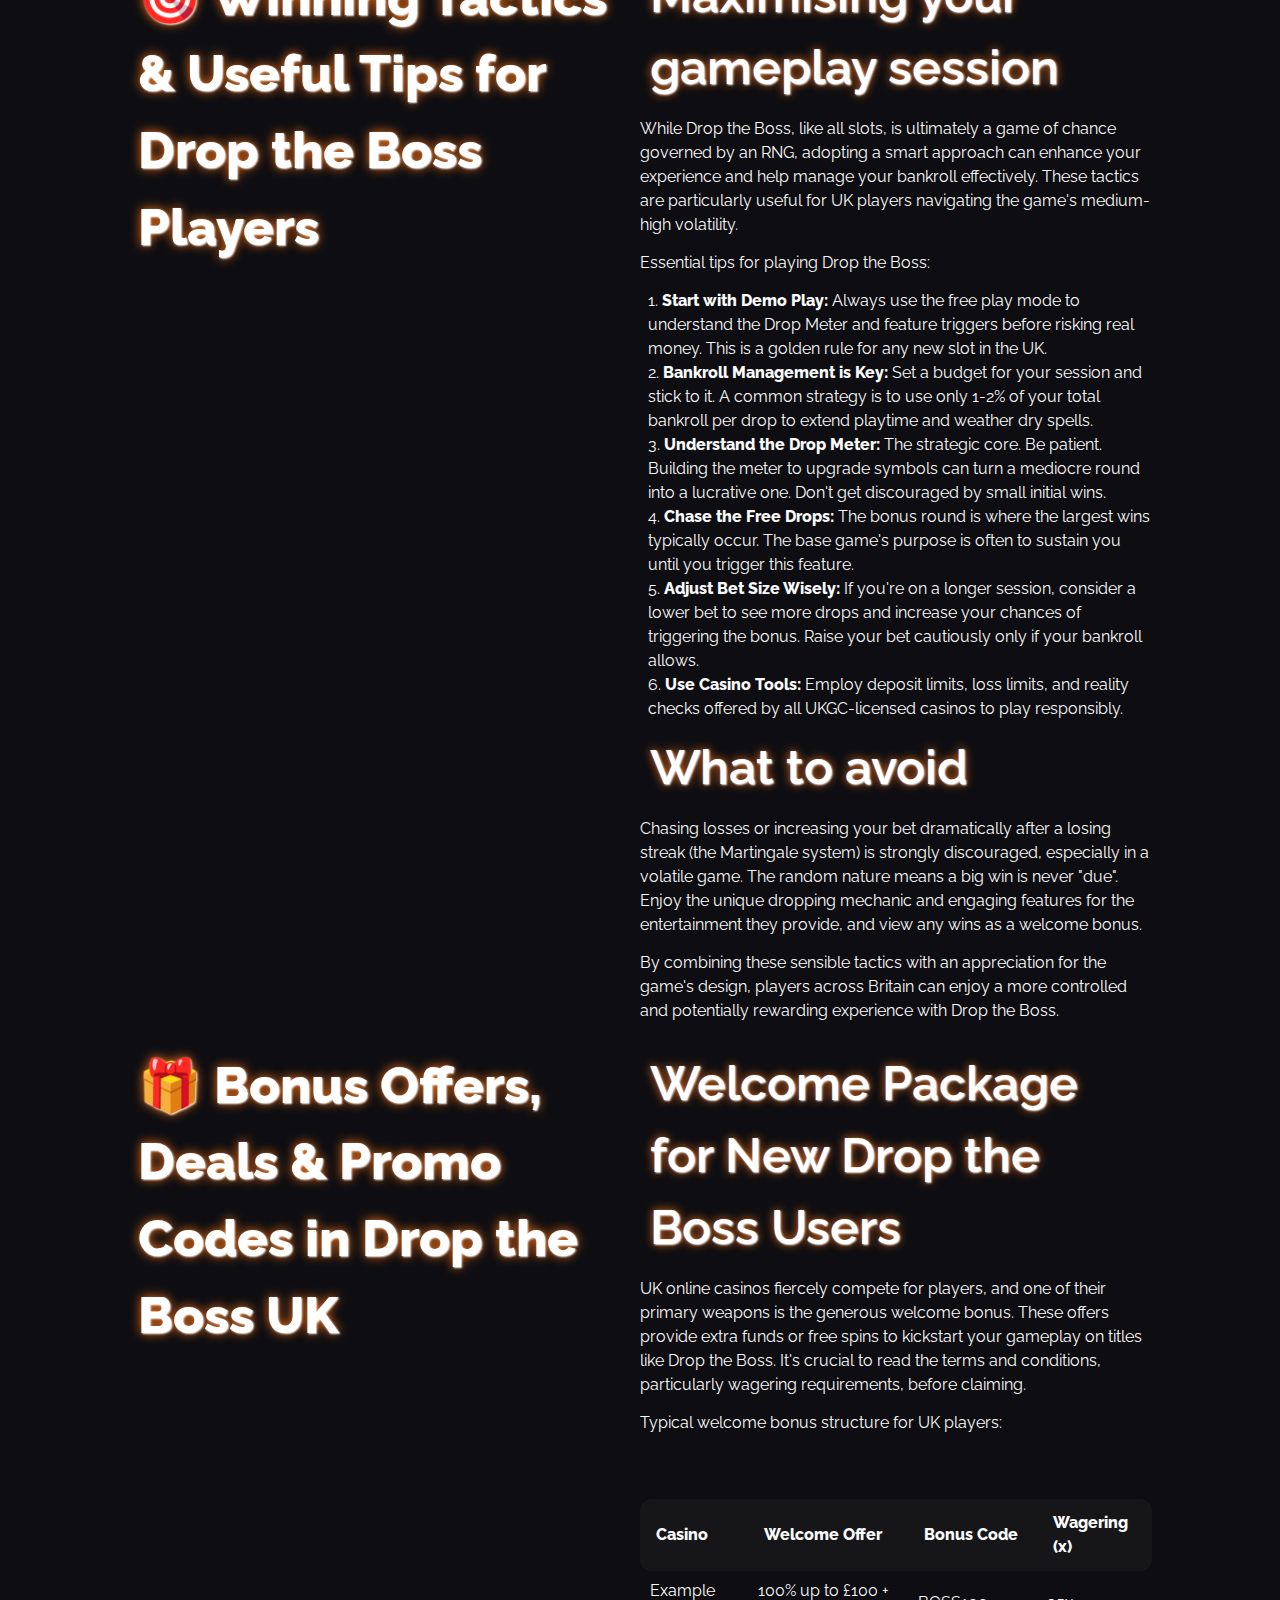
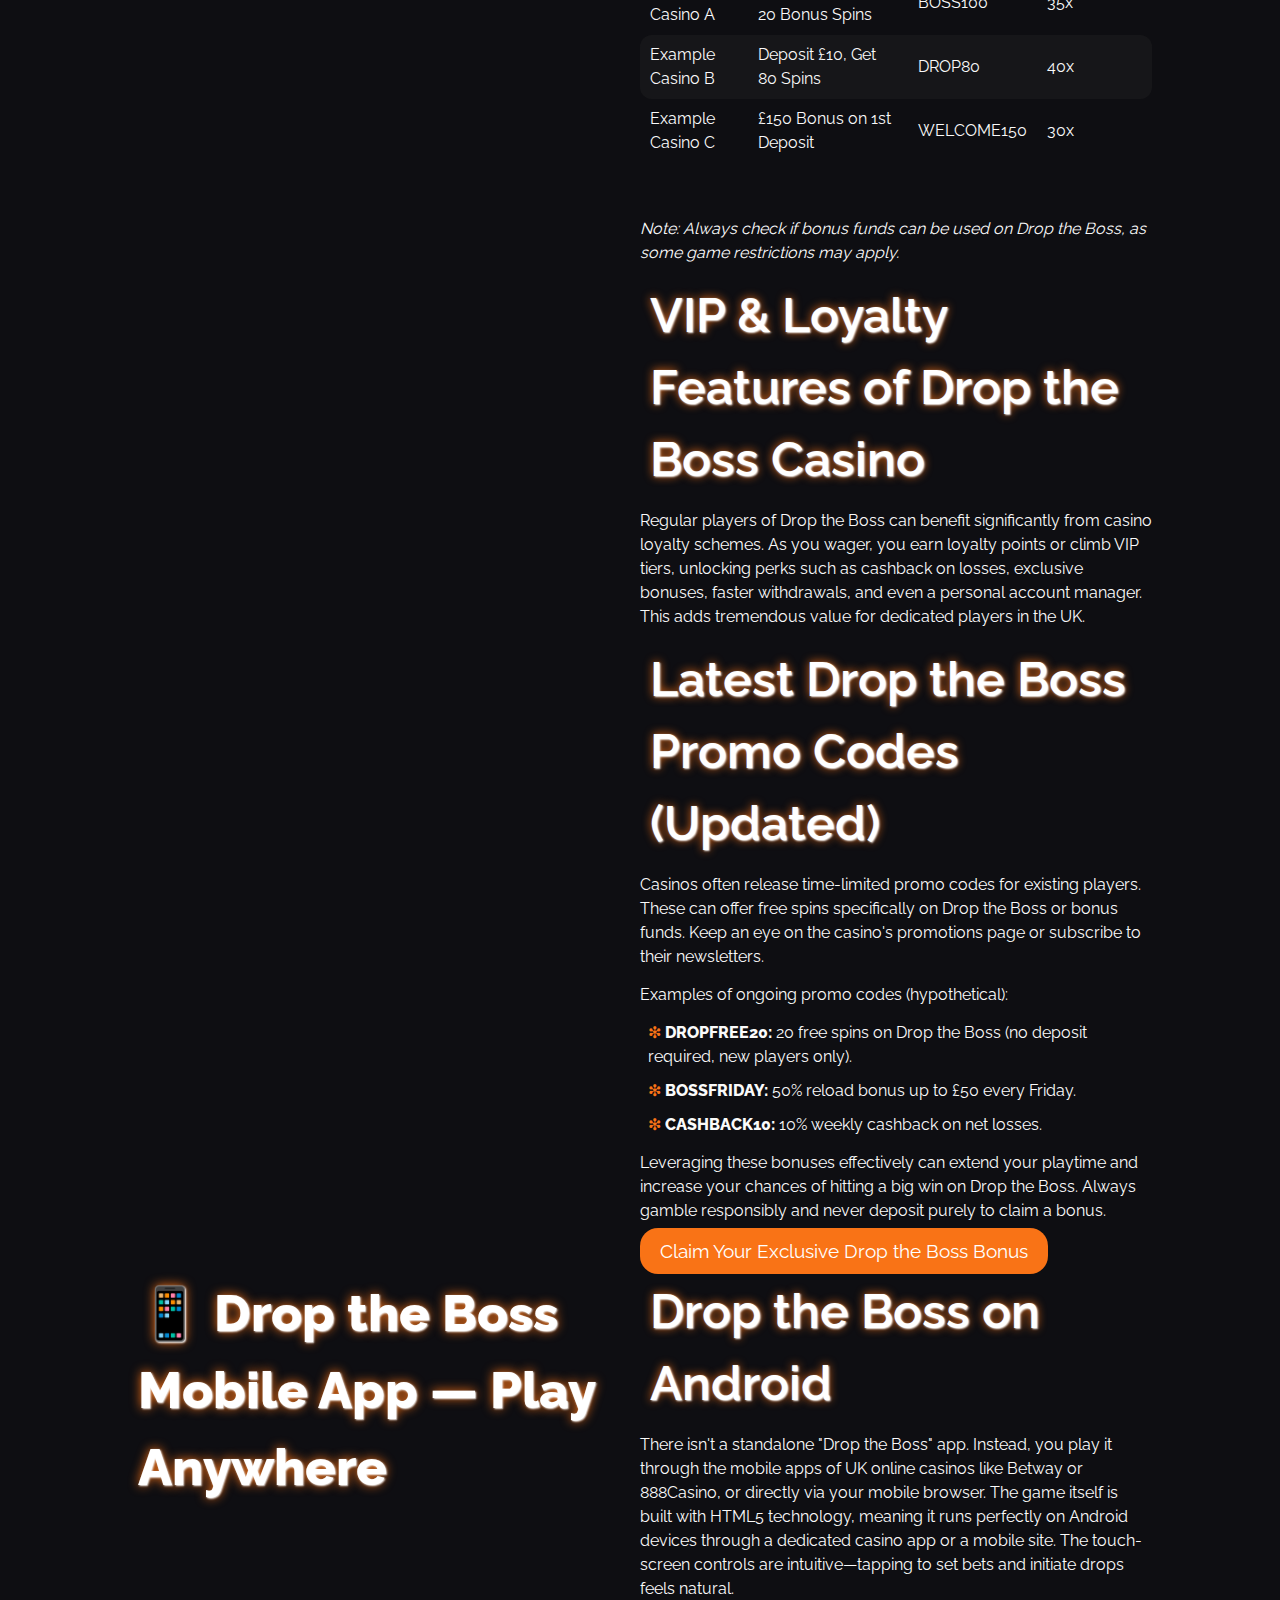
<file: en-gb/index.html>
<!DOCTYPE html>
<html lang="en-GB">
<head>
    <meta charset="UTF-8">
    <meta name="viewport" content="width=device-width, initial-scale=1.0">
    <link rel="stylesheet" href="/style.css">
    <link rel="shortcut icon" href="/favicon.ico">

<title>Drop the Boss UK – High-RTP Slot & Casino Game | Play Online Today</title>
<meta name="description" content="Drop the Boss United Kingdom: fast-paced casino action with high RTP and exciting challenges! Explore reviews, join the platform, unlock bonuses and start playing instantly.">

    <link rel="alternate" hreflang="en" href="https://lottiesdogs.co.uk/en-gb/">
    <link rel="alternate" hreflang="en-GB" href="https://lottiesdogs.co.uk/en-gb/">
    <link rel="canonical" href="https://lottiesdogs.co.uk/en-gb/en-gb/">

    <link rel="apple-touch-icon" sizes="180x180" href="/favicon.ico">
    <meta name="apple-mobile-web-app-title" content="Drop the Boss UK">

    <meta name="twitter:card" content="summary_large_image">
    <meta name="twitter:title" content="Drop the Boss UK – High-RTP Slot & Casino Game | Play Online Today">
    <meta name="twitter:description" content="Drop the Boss United Kingdom: fast-paced casino action with high RTP and exciting challenges! Explore reviews, join the platform, unlock bonuses and start playing instantly.">
    <meta name="twitter:image" content="https://lottiesdogs.co.uk/img/1.webp">
  
    <meta property="og:title" content="Drop the Boss UK – High-RTP Slot & Casino Game | Play Online Today">
    <meta property="og:type" content="website">
    <meta property="og:url" content="https://lottiesdogs.co.uk/">
    <meta property="og:image" content="https://lottiesdogs.co.uk/img/1.webp">
    <meta property="og:locale" content="en_GB">

    <script type="application/ld+json">
        {
          "@context": "https://schema.org",
          "@type": "WebSite",
          "url": "https://lottiesdogs.co.uk/",
          "name": "Drop the Boss UK",
          "description": "Drop the Boss - High RTP casino slot game available on premium UK platforms. Play for fun or real money with exclusive bonuses."
        }
      </script>

      <script type="application/ld+json">
        {
          "@context": "https://schema.org",
          "@type": "Article",
          "mainEntityOfPage": {
            "@type": "WebPage",
            "@id": "https://lottiesdogs.co.uk/"
          },
          "headline": "Drop the Boss – UK Online Casino Game with Premium RTP",
          "image": "https://lottiesdogs.co.uk/img/1.webp",
          "author": {
            "@type": "Person",
            "name": "Oliver James"
          },
          "publisher": {
            "@type": "Organization",
            "name": "Drop the Boss UK",
            "logo": {
              "@type": "ImageObject",
              "url": "https://lottiesdogs.co.uk/img/logo.webp"
            }
          },
          "datePublished": "2025-11-27",
          "dateModified": "2025-11-27"
        }
        </script>

        <script type="application/ld+json">
            {
              "@context": "https://schema.org",
              "@type": "BreadcrumbList",
              "itemListElement": [
                {
                  "@type": "ListItem",
                  "position": 1,
                  "name": "Drop the Boss UK",
                  "item": "https://lottiesdogs.co.uk/"
                },
                {
                  "@type": "ListItem",
                  "position": 2,
                  "name": "🎁 Exclusive Welcome Bonus 2025 🎁️️",
                  "item": "https://lottiesdogs.co.uk/"
                }
              ]
            }
          </script>

          <script type="application/ld+json">
            {
              "@context": "https://schema.org",
              "@type": "FAQPage",
              "mainEntity": [
                {
                  "@type": "Question",
                  "name": "Is Drop the Boss a legitimate casino game?",
                  "acceptedAnswer": {
                    "@type": "Answer",
                    "text": "Yes, Drop the Boss is a fully licensed and legitimate casino slot game developed by InOut Games. It is available on UKGC-licensed platforms in the United Kingdom, ensuring fair play and secure transactions for all British players."
                  }
                },
                {
                  "@type": "Question",
                  "name": "What are the rules of Drop the Boss?",
                  "acceptedAnswer": {
                    "@type": "Answer",
                    "text": "The core rule involves dropping a boss character down a multi-level office tower to collect cash symbols and avoid obstacles. Matching symbols on the grid awards payouts, with special features like the Drop Meter and Free Drops enhancing winning potential. The game is easy to learn but offers strategic depth."
                  }
                },
                {
                  "@type": "Question",
                  "name": "Does Drop the Boss actually pay out?",
                  "acceptedAnswer": {
                    "@type": "Answer",
                    "text": "Absolutely. Drop the Boss has a high RTP (Return to Player) of up to 96.5%, which is competitive for UK online slots. Players can win substantial payouts, especially through the Free Drops feature and by landing high-value symbol combinations. Verified payouts are reported regularly by UK players."
                  }
                },
                {
                  "@type": "Question",
                  "name": "Where can I legally play Drop the Boss online in the UK?",
                  "acceptedAnswer": {
                    "@type": "Answer",
                    "text": "You can legally play Drop the Boss at UK Gambling Commission (UKGC) licensed casinos such as Betway, 888Casino, LeoVegas, and Mr Green. These platforms are regulated for the UK market, offering safe access to the game for players in England, Scotland, Wales, and Northern Ireland."
                  }
                },
                {
                  "@type": "Question",
                  "name": "Are there strategies that improve your chances in Drop the Boss?",
                  "acceptedAnswer": {
                    "@type": "Answer",
                    "text": "While slots are games of chance, managing your bankroll effectively, understanding the Drop Meter mechanic, and utilising the Free Drops feature strategically can improve your gameplay experience. Starting with the demo mode to learn the mechanics is highly recommended for UK players."
                  }
                }
              ]
            }
            </script>
</head>
<body>
    <header>
        <div class="logo">
            <a href="/"><img src="/img/logo.webp" alt="Official Drop the Boss UK Logo" width="160" height="80"></a>
        </div>
        <div class="header-btn">
            <a href="/play/" rel="nofollow" content="noindex" class="white-btn">Login to Play Drop the Boss</a>
            <a href="/play/" rel="nofollow" content="noindex" class="green-btn">Sign Up & Get Bonus</a>
        </div>
    </header> 

    <main>    
    <div class="wraper">
        <div class="promo">
            <h1>Drop the Boss – UK Online Casino Game with Premium RTP</h1>
     
<p class="txt">
Drop the Boss has taken the United Kingdom's online casino scene by storm, establishing itself as a premier high-RTP slot that combines engaging office-themed antics with serious winning potential. Designed by the innovative studio InOut Games, this title is a staple at top UKGC-licensed casinos, beloved by players from London to Edinburgh for its unique "dropping" mechanic and rewarding bonus features. Operating with full transparency under strict UK Gambling Commission regulations, Drop the Boss guarantees a fair and secure gaming experience that British players demand. The game's intuitive interface, tailored betting options in GBP (£), and compatibility with popular UK payment methods like PayPal, debit cards, and bank transfers make it an ideal choice for anyone seeking thrilling entertainment and substantial returns across Great Britain. Whether you're a casual player or a seasoned punter, Drop the Boss delivers an electrifying session every time.
</p>

            <a href="/play/" rel="nofollow" content="noindex" class="green-btn">Play Drop the Boss & Claim Bonus 🎁</a>
        </div>

        <div class="table-wrapper">
        <table>
            <thead>
              <tr>
                <th>Feature</th>
                <th>Details</th>
              </tr>
            </thead>
            <tbody>
              <tr>
                <td>🎯 Developer</td>
                <td>InOut Games</td>
              </tr>
              <tr>
                <td>📅 Release Year</td>
                <td>2021</td>
              </tr>
              <tr>
                <td>💻 Platform</td>
                <td>Desktop, Mobile, Tablet</td>
              </tr>
              <tr>
                <td>🎰 Game Type</td>
                <td>Video Slot with Cluster Mechanics</td>
              </tr>
              <tr>
                <td>⚡ Reels & Rows</td>
                <td>5x5 Grid</td>
              </tr>
              <tr>
                <td>🏈 RTP (Return to Player)</td>
                <td>Up to 96.5%</td>
              </tr>
              <tr>
                <td>💷 Volatility</td>
                <td>Medium-High</td>
              </tr>
              <tr>
                <td>💰 Max Win</td>
                <td>Up to 5,000x your stake</td>
              </tr>
              <tr>
                <td>🎁 Key Feature</td>
                <td>Drop the Boss Meter, Free Drops, Symbol Drops</td>
              </tr>
              <tr>
                <td>📱 Mobile Optimised</td>
                <td>Yes (iOS & Android)</td>
              </tr>
              <tr>
                <td>🔒 UK Licence</td>
                <td>Available at UKGC-licensed Casinos</td>
              </tr>
              <tr>
                <td>🌍 Availability</td>
                <td>United Kingdom (England, Scotland, Wales, NI)</td>
              </tr>
            </tbody>
          </table>
        </div>

          <div class="flex">
            <div class="flex-content">
                <h2>💎 Top UK Platforms Offering Drop the Boss</h2>
            </div>
            <div class="flex-content">
                <h3>Where to play Drop the Boss legally in Britain</h3>
                
                <p class="txt">Finding a trustworthy platform to enjoy Drop the Boss in the UK is straightforward, thanks to the robust regulation by the UK Gambling Commission. Several leading casinos have made this engaging slot a centrepiece of their game libraries, offering British players not only access to the game but also tailored bonuses and secure banking in Pounds Sterling.</p>

                <p class="txt">Leading UK casinos featuring Drop the Boss:</p>
                
                <ul>
                    <li><strong>Betway Casino:</strong> Known for its extensive slot selection and regular tournaments. Offers a solid welcome package for new UK players.</li>
                    <li><strong>888Casino:</strong> A veteran in the UK market with a user-friendly interface and daily promotions perfect for Drop the Boss enthusiasts.</li>
                    <li><strong>LeoVegas:</strong> The "King of Mobile" provides an exceptional experience for playing Drop the Boss on smartphones and tablets.</li>
                    <li><strong>Mr Green:</strong> Focuses on a premium user experience with curated game selections and responsible gambling tools.</li>
                    <li><strong>Casumo:</strong> Offers a unique adventure-led rewards system, making each Drop the Boss session part of a larger journey.</li>
                </ul>

                <h3>Choosing the right platform for you</h3>

                <p class="txt">When selecting where to play Drop the Boss in the United Kingdom, consider factors like the welcome bonus match percentage, wagering requirements, available payment methods (such as Trustly or Pay by Phone), and the quality of customer support. All recommended platforms are fully licensed by the UKGC, ensuring your safety and fair play as you drop the boss for potential wins.</p>
                
                <img src="/img/1.webp" alt="Drop the Boss game interface on a desktop and mobile screen in the UK" width="800" height="600">
            </div>
          </div>

          <div class="flex">
            <div class="flex-content">
                <h2>⭐ Drop the Boss Explained: Full Breakdown for Players</h2>
            </div>            
            
            <div class="flex-content">
                <h3>Understanding the core dropping mechanic</h3>
                
                <p class="txt">
                    Unlike traditional spinning reels, Drop the Boss utilises an innovative 5x5 grid where symbols fall from above, much like popular puzzle games. The objective is to form clusters of 5 or more matching symbols horizontally or vertically. When a winning cluster is formed, those symbols vanish, allowing new symbols to drop into place and potentially create chain reactions for consecutive wins from a single "drop".
                </p>

                <p class="txt">Key symbols you'll encounter on the grid:</p>
                
                <ol>
                    <li><strong>Cash Symbols (Low to High Value):</strong> Represented by different coloured banknotes and coins, these are your standard paying symbols.</li>
                    <li><strong>The Boss Wild:</strong> Acts as a substitute for all cash symbols, helping complete winning clusters.</li>
                    <li><strong>Safe Scatter:</strong> Landing 3 or more triggers the coveted Free Drops feature.</li>
                    <li><strong>Multiplier Symbols:</strong> Can appear during features to boost your win significantly.</li>
                </ol>
                
                <h3>The Drop Meter: Your path to bigger wins</h3>
                
                <p class="txt">A unique feature is the Drop Meter on the side of the grid. Each winning cluster you create fills this meter. As it fills through different levels, it upgrades the lowest-value cash symbol on the grid to a higher-value one, dramatically increasing the potential payout of subsequent wins. This creates a thrilling risk-reward dynamic, encouraging strategic play from UK gamblers.</p>
                
                <blockquote>
                    "The Drop Meter is what makes this game so moreish. You get one good win, it upgrades the symbols, and suddenly you're in a completely more profitable round. It's proper engaging for a British player looking for a slot with a bit of strategy." — David, player from Manchester.
                </blockquote>
                
                <a href="/play/" rel="nofollow" content="noindex" class="green-btn">Try the Drop the Boss Mechanic Today</a>
            </div>
          </div>

          <div class="flex">
            <div class="flex-content">
                <h2>🎨 Visual Atmosphere & Story Elements of Drop the Boss</h2>
            </div>

            <div class="flex-content">
                <h3>Immersive office-themed design</h3>
                
                <p class="txt">
                    Drop the Boss doesn't just play differently; it looks distinctly different. Set against the backdrop of a sleek, modern office skyscraper at night, the game immerses UK players in a humorous corporate narrative. The visual theme revolves around the cathartic fantasy of "dropping" your demanding boss down the elevator shaft of a high-rise, collecting falling cash and documents along the way.
                </p>

                <p class="txt">Visual and audio highlights:</p>
                
                <ul>
                    <li><strong>Dynamic Background:</strong> The cityscape view changes as you progress, with lights twinkling in distant buildings.</li>
                    <li><strong>Character Animation:</strong> The boss character reacts comically as he tumbles, adding a layer of light-hearted fun.</li>
                    <li><strong>Symbol Design:</strong> Crisp, cartoon-style symbols featuring gold bars, dollar signs, briefcases, and pens are easily distinguishable.</li>
                    <li><strong>Sound Design:</strong> A suspenseful yet playful soundtrack builds during spins and drops, with satisfying audio cues for wins and special features.</li>
                    <li><strong>UI Clarity:</strong> All buttons, bet displays, and balance information are clearly laid out, adhering to best practices for UK online casinos.</li>
                </ul>
                
                <h3>Creating a cohesive experience</h3>
                
                <p class="txt">
                    The combination of smooth animations, humorous concept, and polished graphics makes for a highly engaging session. It's a slot that understands its theme and runs with it, providing entertainment value beyond just the monetary outcome. For players across the United Kingdom, from Brighton to Belfast, this attention to detail makes Drop the Boss a memorable and visually refreshing choice in a market full of similar-looking fruit and ancient Egypt slots.
                </p>
            </div>
          </div>

          <div class="flex">
            <div class="flex-content">
                <h2>⚙️ Game Flow & Interactive Features of Drop the Boss</h2>
            </div>

            <div class="flex-content">
                <h3>From base game to bonus rounds</h3>
                
                <p class="txt">
                    The gameplay of Drop the Boss is a seamless loop of anticipation and reward. You start by setting your bet per drop (spin), which typically ranges from a minimum of 10p to a maximum of £100 or more, catering to both cautious players and high rollers in the UK. Once you hit the 'Drop' button, symbols cascade onto the grid. The real magic begins when clusters form and the Drop Meter starts to fill.
                </p>

                <p class="txt">Primary interactive features:</p>
                
                <ul>
                    <li><strong>Cascading Reels:</strong> Winning symbols disappear, making room for new symbols to fall, potentially creating multiple wins from one drop.</li>
                    <li><strong>The Drop Meter:</strong> Fills with each win. Reaching new levels permanently upgrades the lowest cash symbol for the remainder of the game round.</li>
                    <li><strong>Free Drops Feature:</strong> Triggered by landing 3 or more Safe Scatter symbols. Awards a set number of free drops with enhanced features, such as guaranteed Wilds or higher starting Drop Meter levels.</li>
                    <li><strong>Symbol Upgrade:</strong> Witnessing the cash symbols transform from copper coins to gold bars as the meter fills is a uniquely satisfying visual progression.</li>
                </ul>
                
                <h3>Strategic depth in a slot format</h3>
                
                <p class="txt">
                    While the outcome of each symbol drop is determined by a Random Number Generator (RNG), the game's structure offers a sense of agency. The pacing is excellent—the base game keeps you engaged with regular small wins and meter progression, while the Free Drops feature offers the explosive potential for a big payout. This balance is key to its popularity in Britain, providing both short-term engagement and long-term ambition.
                </p>
                
                <h3>Autoplay and quick play options</h3>

                <p class="txt">For players who prefer a more hands-off approach, Drop the Boss includes a comprehensive Autoplay function. You can set a number of automatic drops (from 10 to infinite), along with loss/win limits to manage your session responsibly—a crucial feature for the UK-regulated market.</p>
            </div>
          </div>

          <div class="flex">
            <div class="flex-content">
                <h2>🖼️ Gameplay Gallery: Drop the Boss Images & Animations</h2>
            </div>

            <div class="flex-content">
                <h3>A visual showcase of key moments</h3>
                
                <p class="txt">
                    The visual appeal of Drop the Boss is a major part of its charm. From the moment the game loads, players are treated to high-quality graphics that run smoothly on both desktop and mobile devices. The animations are not just for show; they provide clear feedback on the game state, making it easy for players in the UK to understand what's happening on the grid.
                </p>

                <p class="txt">Signature visual moments include:</p>
                
                <ol>
                    <li><strong>The Boss Drop:</strong> The introductory animation that sets the humorous tone.</li>
                    <li><strong>Cluster Explosions:</strong> When a winning cluster is formed, symbols vanish with a satisfying "pop" effect.</li>
                    <li><strong>Meter Filling:</strong> The Drop Meter visually charges up, with clear indicators when a symbol upgrade is imminent.</li>
                    <li><strong>Free Drops Entrance:</strong> The transition into the bonus round is marked by a dramatic shift in the camera angle and lighting on the office tower.</li>
                    <li><strong>Big Win Celebrations:</strong> For significant wins, the screen is filled with celebratory animations without being overly intrusive.</li>
                </ol>
                
                <p class="txt">
                    These elements combine to create a slot that feels alive and dynamic. It's a far cry from static reel spinning, offering a visual spectacle that keeps your eyes glued to the screen. Whether you're playing on a lunch break in London or relaxing at home in Cardiff, the production values of Drop the Boss ensure a premium gaming experience.
                </p>
            </div>
          </div>

          <div class="flex">
            <div class="flex-content">
                <h2>🏢 InOut Games UK — Studio Behind Drop the Boss Slot</h2>
            </div>

            <div class="flex-content">
                <h3>The innovators of dropping mechanics</h3>
                
                <p class="txt">
                    Drop the Boss is the flagship title from InOut Games, a relatively new but highly innovative game development studio that has quickly made a name for itself in the UK iGaming market. The studio's philosophy centres on creating games with simple, engaging core mechanics that offer a fresh alternative to traditional slot gameplay. Their focus on "drop" mechanics—where symbols or characters fall into place—has become their signature, resonating strongly with British players looking for something different.
                </p>

                <p class="txt">Why InOut Games stands out:</p>
                
                <ul>
                    <li><strong>Innovation First:</strong> They prioritise unique game mechanics over re-skinning existing formulas.</li>
                    <li><strong>Mobile-First Design:</strong> All their games, including Drop the Boss, are built with touch-screen play in mind from the ground up.</li>
                    <li><strong>High RTP Focus:</strong> They often configure their games with competitive Return to Player percentages, appealing to savvy UK gamblers.</li>
                    <li><strong>Engaging Themes:</strong> They wrap their innovative mechanics in relatable and often humorous themes, like office life in Drop the Boss.</li>
                </ul>
                
                <h3>A growing portfolio</h3>
                
                <p class="txt">
                    Following the success of Drop the Boss, InOut Games has developed other popular titles such as "Drop the Pirates" and "Drop the Diamonds," expanding on their successful formula. Their commitment to quality and fair play has made them a sought-after partner for major UK online casinos. For players in Great Britain, choosing an InOut Games title like Drop the Boss is a sign of engaging with a developer that values player experience and creative game design.
                </p>
                
                <blockquote>
                    "InOut Games have a knack for making slots that are easy to pick up but have a surprising amount of depth. Drop the Boss was my first, and I've followed their releases since. They really understand what makes a game fun beyond just the payout." — Sarah, player from Glasgow.
                </blockquote>
            </div>
          </div>

          <div class="flex">
            <div class="flex-content">
                <h2>👍 Advantages & Limitations of Drop the Boss for UK Users</h2>
            </div>

            <div class="flex-content">
                <h3>Why British players love this game</h3>
                
                <p class="txt">
                    Drop the Boss has carved out a loyal following in the United Kingdom for several compelling reasons. Its unique gameplay offers a refreshing break from standard slots, while its technical specifications and availability make it a practical choice for the regulated UK market.
                </p>

                <p class="txt">Key advantages for UK players:</p>
                
                <ul>
                    <li><strong>Unique Gameplay:</strong> The dropping cluster mechanic provides a novel and engaging experience distinct from most slots.</li>
                    <li><strong>High RTP:</strong> With an RTP configurable up to 96.5%, it offers theoretically better long-term returns than many popular slots.</li>
                    <li><strong>Exciting Features:</strong> The Drop Meter and Free Drops add layers of anticipation and potential for big wins.</li>
                    <li><strong>Excellent Mobile Play:</strong> Perfectly optimised for playing on smartphones and tablets on the go.</li>
                    <li><strong>UKGC Availability:</strong> Widely available at fully licensed and trusted UK casinos, ensuring safety and fair play.</li>
                    <li><strong>Fun Theme:</strong> The light-hearted office humour resonates with a wide audience.</li>
                </ul>
                
                <h3>Points to consider</h3>
                
                <p class="txt">No game is perfect for everyone, and it's wise to understand potential limitations:</p>
                
                <ul>
                    <li><strong>Medium-High Volatility:</strong> Wins can be less frequent but potentially larger. This requires a bankroll strategy suited to this variance, which may not suit players seeking constant, small payouts.</li>
                    <li><strong>Learning Curve:</strong> While simple, the Drop Meter mechanic is unique. New players might need a few rounds to fully grasp its strategic implications compared to a standard payline slot.</li>
                    <li><strong>Feature Dependency:</strong> The biggest wins are heavily tied to triggering the Free Drops feature, which requires patience.</li>
                </ul>

                <p class="txt">
                    Overall, Drop the Boss's strengths far outweigh its considerations for most UK players. Its innovative design, fair maths, and widespread availability make it a top-tier choice in the British online casino landscape.
                </p>
            </div>
          </div>

          <div class="flex">
            <div class="flex-content">
                <h2>🎲 Other Recommended Games Similar to Drop the Boss</h2>
            </div>

            <div class="flex-content">
                <h3>If you enjoy the dropping mechanic</h3>
                
                <p class="txt">
                    If you're a fan of the cluster-drop style gameplay of Drop the Boss, you'll likely enjoy other titles that use similar mechanics or offer a comparable blend of skill and chance. The UK market is rich with innovative slots, and several from both InOut Games and other developers might catch your fancy.
                </p>

                <p class="txt">Top similar games available at UK casinos:</p>
                
                <div class="table-wrapper">
                <table>
                    <thead>
                      <tr>
                        <th>Game Title</th>
                        <th>Developer</th>
                        <th>Key Similarity</th>
                        <th>RTP</th>
                      </tr>
                    </thead>
                    <tbody>
                      <tr>
                        <td>Drop the Pirates</td>
                        <td>InOut Games</td>
                        <td>Same 'Drop' engine, pirate theme</td>
                        <td>Up to 96.5%</td>
                      </tr>
                      <tr>
                        <td>Drop the Diamonds</td>
                        <td>InOut Games</td>
                        <td>Gem-themed dropping cluster pays</td>
                        <td>Up to 96.5%</td>
                      </tr>
                      <tr>
                        <td>Reactoonz 2</td>
                        <td>Play'n GO</td>
                        <td>Cluster pays, cascading wins, chargeable features</td>
                        <td>96.2%</td>
                      </tr>
                      <tr>
                        <td>Jammin' Jars</td>
                        <td>Push Gaming</td>
                        <td>Cluster pays with roaming wild multipliers</td>
                        <td>96.8%</td>
                      </tr>
                      <tr>
                        <td>Sweet Bonanza</td>
                        <td>Pragmatic Play</td>
                        <td>Tumbling reels, high multiplier potential</td>
                        <td>96.5%</td>
                      </tr>
                    </tbody>
                  </table>
                </div>
                
                <h3>Branching out within UK casinos</h3>
                
                <p class="txt">
                    Exploring these similar games can enrich your online casino experience. Each offers its own twist on the formula—different themes, bonus features, and volatility levels. The great news for players in England, Scotland, Wales, and Northern Ireland is that all these titles are readily available at major UKGC-licensed sites, often accessible via the same account you use for Drop the Boss.
                </p>
                
                <a href="/play/" rel="nofollow" content="noindex" class="green-btn">Explore More Games Like Drop the Boss</a>
            </div>
          </div>

          <div class="flex">
            <div class="flex-content">
                <h2>🚀 Step-by-Step Guide to Playing Drop the Boss in the UK</h2>
            </div>

            <div class="flex-content">
                <h3>Creating an Account for Drop the Boss Casino</h3>
                
                <p class="txt">
                    To play Drop the Boss for real money in the United Kingdom, your first step is to register at a reputable, UKGC-licensed online casino that offers the game. The registration process is standardised and secure, typically taking less than five minutes. You'll need to provide some basic details for age verification and account security, in full compliance with UK gambling regulations.
                </p>

                <p class="txt">Steps to create your account:</p>
                
                <ol>
                    <li>Choose a recommended UK casino (e.g., Betway, 888Casino) from our list.</li>
                    <li>Click the "Join Now" or "Sign Up" button, usually prominent on the homepage.</li>
                    <li>Enter your personal details: full name, date of birth, address, and email. <em>This must be accurate for verification.</em></li>
                    <li>Create a secure username and password.</li>
                    <li>Set your currency to British Pounds Sterling (£).</li>
                    <li>Agree to the site's Terms & Conditions and confirm you are over 18.</li>
                    <li>Verify your email address by clicking the link sent to you.</li>
                </ol>
                
                <h3>Quick Access Guide to Drop the Boss Game Page</h3>
                
                <p class="txt">
                    Once logged in, navigate to the casino's game lobby. Use the search bar—it's the quickest method—and type "Drop the Boss". Alternatively, browse the "Slots", "New Games", or "Popular" categories, as it's often featured prominently. Click on the game's thumbnail to load it instantly in your browser. Most UK casinos also allow you to play in demo mode first without logging in, which is a fantastic way to learn the ropes.
                </p>
                
                <h3>Depositing Funds in Drop the Boss UK Casino</h3>

                <p class="txt">To play for real money, you need to fund your account. UK casinos offer a wide array of secure payment methods.</p>

                <p class="txt">Popular UK deposit options:</p>
                
                <ul>
                    <li><strong>Debit Cards:</strong> Visa & Mastercard are universally accepted. Deposits are instant.</li>
                    <li><strong>E-Wallets:</strong> PayPal, Skrill, and Neteller offer fast, secure transactions.</li>
                    <li><strong>Bank Transfer & Pay by Phone:</strong> Direct bank methods or charge to your mobile bill.</li>
                    <li><strong>Prepaid Vouchers:</strong> Paysafecard is popular for controlled spending.</li>
                </ul>
                <p class="txt">Navigate to the "Cashier" or "Banking" section, choose your method, enter the amount (minimum usually £10), and confirm. Funds should be available immediately.</p>

                <h3>Choosing Difficulty Settings & Bet Options</h3>
                
                <p class="txt">Before your first drop, configure your bet. Click the coin or bet setting button. You'll see options ranging from as low as 10p per drop to £100 or more. Choose a stake that aligns with your bankroll. Remember, playing with a higher bet increases potential wins but also accelerates the depletion of your balance. There's no traditional "difficulty" setting; the game's volatility is fixed, but your stake controls the financial scale.</p>

                <h3>How to Launch Drop the Boss Successfully</h3>
                
                <p class="txt">With your bet set, you're ready! Simply hit the large "DROP" button to start the game. Watch as symbols cascade. Wins are automatically evaluated and paid. Use the "AUTO" button to set a number of automatic drops if you prefer. Most importantly, play responsibly; use time and loss limits available in the game or casino settings to keep your session enjoyable.</p>
                
                <a href="/play/" rel="nofollow" content="noindex" class="green-btn">Start Your Drop the Boss Journey Now</a>
            </div>
          </div>

          <div class="flex">
            <div class="flex-content">
                <h2>🎯 Winning Tactics & Useful Tips for Drop the Boss Players</h2>
            </div>

            <div class="flex-content">
                <h3>Maximising your gameplay session</h3>
                
                <p class="txt">
                    While Drop the Boss, like all slots, is ultimately a game of chance governed by an RNG, adopting a smart approach can enhance your experience and help manage your bankroll effectively. These tactics are particularly useful for UK players navigating the game's medium-high volatility.
                </p>

                <p class="txt">Essential tips for playing Drop the Boss:</p>
                
                <ol>
                    <li><strong>Start with Demo Play:</strong> Always use the free play mode to understand the Drop Meter and feature triggers before risking real money. This is a golden rule for any new slot in the UK.</li>
                    <li><strong>Bankroll Management is Key:</strong> Set a budget for your session and stick to it. A common strategy is to use only 1-2% of your total bankroll per drop to extend playtime and weather dry spells.</li>
                    <li><strong>Understand the Drop Meter:</strong> The strategic core. Be patient. Building the meter to upgrade symbols can turn a mediocre round into a lucrative one. Don't get discouraged by small initial wins.</li>
                    <li><strong>Chase the Free Drops:</strong> The bonus round is where the largest wins typically occur. The base game's purpose is often to sustain you until you trigger this feature.</li>
                    <li><strong>Adjust Bet Size Wisely:</strong> If you're on a longer session, consider a lower bet to see more drops and increase your chances of triggering the bonus. Raise your bet cautiously only if your bankroll allows.</li>
                    <li><strong>Use Casino Tools:</strong> Employ deposit limits, loss limits, and reality checks offered by all UKGC-licensed casinos to play responsibly.</li>
                </ol>
                
                <h3>What to avoid</h3>
                
                <p class="txt">Chasing losses or increasing your bet dramatically after a losing streak (the Martingale system) is strongly discouraged, especially in a volatile game. The random nature means a big win is never "due". Enjoy the unique dropping mechanic and engaging features for the entertainment they provide, and view any wins as a welcome bonus.</p>
                
                <p class="txt">By combining these sensible tactics with an appreciation for the game's design, players across Britain can enjoy a more controlled and potentially rewarding experience with Drop the Boss.</p>
            </div>
          </div>

          <div class="flex">
            <div class="flex-content">
                <h2>🎁 Bonus Offers, Deals & Promo Codes in Drop the Boss UK</h2>
            </div>

            <div class="flex-content">
                <h3>Welcome Package for New Drop the Boss Users</h3>
                
                <p class="txt">
                    UK online casinos fiercely compete for players, and one of their primary weapons is the generous welcome bonus. These offers provide extra funds or free spins to kickstart your gameplay on titles like Drop the Boss. It's crucial to read the terms and conditions, particularly wagering requirements, before claiming.
                </p>

                <p class="txt">Typical welcome bonus structure for UK players:</p>
                
                <div class="table-wrapper">
                <table>
                    <thead>
                      <tr>
                        <th>Casino</th>
                        <th>Welcome Offer</th>
                        <th>Bonus Code</th>
                        <th>Wagering (x)</th>
                      </tr>
                    </thead>
                    <tbody>
                      <tr>
                        <td>Example Casino A</td>
                        <td>100% up to £100 + 20 Bonus Spins</td>
                        <td>BOSS100</td>
                        <td>35x</td>
                      </tr>
                      <tr>
                        <td>Example Casino B</td>
                        <td>Deposit £10, Get 80 Spins</td>
                        <td>DROP80</td>
                        <td>40x</td>
                      </tr>
                      <tr>
                        <td>Example Casino C</td>
                        <td>£150 Bonus on 1st Deposit</td>
                        <td>WELCOME150</td>
                        <td>30x</td>
                      </tr>
                    </tbody>
                  </table>
                </div>
                <p class="txt"><em>Note: Always check if bonus funds can be used on Drop the Boss, as some game restrictions may apply.</em></p>
                
                <h3>VIP & Loyalty Features of Drop the Boss Casino</h3>
                
                <p class="txt">
                    Regular players of Drop the Boss can benefit significantly from casino loyalty schemes. As you wager, you earn loyalty points or climb VIP tiers, unlocking perks such as cashback on losses, exclusive bonuses, faster withdrawals, and even a personal account manager. This adds tremendous value for dedicated players in the UK.
                </p>
                
                <h3>Latest Drop the Boss Promo Codes (Updated)</h3>

                <p class="txt">Casinos often release time-limited promo codes for existing players. These can offer free spins specifically on Drop the Boss or bonus funds. Keep an eye on the casino's promotions page or subscribe to their newsletters.</p>

                <p class="txt">Examples of ongoing promo codes (hypothetical):</p>
                
                <ul>
                    <li><strong>DROPFREE20:</strong> 20 free spins on Drop the Boss (no deposit required, new players only).</li>
                    <li><strong>BOSSFRIDAY:</strong> 50% reload bonus up to £50 every Friday.</li>
                    <li><strong>CASHBACK10:</strong> 10% weekly cashback on net losses.</li>
                </ul>

                <p class="txt">
                    Leveraging these bonuses effectively can extend your playtime and increase your chances of hitting a big win on Drop the Boss. Always gamble responsibly and never deposit purely to claim a bonus.
                </p>
                
                <a href="/play/" rel="nofollow" content="noindex" class="green-btn">Claim Your Exclusive Drop the Boss Bonus</a>
            </div>
          </div>

          <div class="flex">
            <div class="flex-content">
                <h2>📱 Drop the Boss Mobile App — Play Anywhere</h2>
            </div>

            <div class="flex-content">
                <h3>Drop the Boss on Android</h3>
                
                <p class="txt">
                    There isn't a standalone "Drop the Boss" app. Instead, you play it through the mobile apps of UK online casinos like Betway or 888Casino, or directly via your mobile browser. The game itself is built with HTML5 technology, meaning it runs perfectly on Android devices through a dedicated casino app or a mobile site. The touch-screen controls are intuitive—tapping to set bets and initiate drops feels natural.
                </p>

                <p class="txt">How to play on Android:</p>
                
                <ul>
                    <li>Visit your chosen UK casino's website on your Android phone/tablet.</li>
                    <li>Log in or register via the mobile site.</li>
                    <li>Alternatively, download the casino's official app from their website (not always on Google Play due to policy).</li>
                    <li>Find Drop the Boss in the mobile lobby and tap to play.</li>
                    <li>Enjoy the full game with all features, optimised for your screen size.</li>
                </ul>
                
                <h3>Drop the Boss on iOS</h3>
                
                <p class="txt">
                    The experience on iPhone and iPad is equally seamless. Many major UK casinos have native iOS apps available on the App Store. The game's performance is excellent on Apple devices, with crisp graphics and smooth animations. Features like Face ID or Touch ID can be used for quick and secure login to the casino app, getting you into a game of Drop the Boss in seconds.
                </p>
                
                <h3>Mobile gameplay advantages</h3>
                
                <p class="txt">Playing Drop the Boss on mobile offers unparalleled convenience for UK players. Whether you're commuting, on a break, or relaxing at home, the ability to trigger a few drops anytime is a huge part of its appeal. The portrait mode optimisation on many mobile versions is particularly well-suited to the game's vertical dropping mechanic.</p>
                
                <a href="/play/" rel="nofollow" content="noindex" class="green-btn">Play Drop the Boss on Your Mobile Now</a>
            </div>
          </div>

          <div class="flex">
            <div class="flex-content">
                <h2>🆓 Drop the Boss Demo Mode — Free Trial Version</h2>
            </div>

            <div class="flex-content">
                <h3>Risk-free practice for UK players</h3>
                
                <p class="txt">
                    One of the best features for newcomers is the widespread availability of a Drop the Boss demo (free play) mode. Almost every UK casino offering the game allows you to play it for free with virtual credits, without needing to register or deposit real money. This is an invaluable tool for learning the mechanics, testing strategies, and simply deciding if you enjoy the game before committing funds.
                </p>

                <p class="txt">Benefits of playing the demo:</p>
                
                <ol>
                    <li><strong>Learn the Rules:</strong> Understand how the Drop Meter fills, how clusters form, and what triggers the Free Drops.</li>
                    <li><strong>Test Betting Strategies:</strong> See how different bet sizes affect your virtual bankroll over time.</li>
                    <li><strong>Experience Volatility:</strong> Get a feel for the game's medium-high variance without any financial risk.</li>
                    <li><strong>Pure Entertainment:</strong> Enjoy the game's theme and features purely for fun.</li>
                </ol>
                
                <p class="txt">
                    To access the demo, simply find Drop the Boss on a casino's website and click the "Play for Fun" or "Demo" option. Remember, while you can't win real money in this mode, you also can't lose any. It's the perfect starting point for any Brit curious about this unique slot.
                </p>
            </div>
          </div>

          <div class="flex">
            <div class="flex-content">
                <h2>📊 Drop the Boss RTP, Max Payout & Volatility Explained</h2>
            </div>

            <div class="flex-content">
                <h3>Understanding the numbers</h3>
                
                <p class="txt">
                    For informed play, especially in the regulated UK market, it's essential to understand a slot's technical specifications. Drop the Boss offers competitive figures that appeal to knowledgeable players.
                </p>

                <div class="table-wrapper">
                <table>
                    <thead>
                      <tr>
                        <th>Term</th>
                        <th>Definition</th>
                        <th>Drop the Boss Figure</th>
                      </tr>
                    </thead>
                    <tbody>
                      <tr>
                        <td>RTP (Return to Player)</td>
                        <td>The theoretical percentage of all wagered money a slot pays back to players over time.</td>
                        <td>Up to 96.5% (This is configurable by the casino; always check the game's info screen for the exact RTP at your chosen site).</td>
                      </tr>
                      <tr>
                        <td>Volatility/Variance</td>
                        <td>Indicates the risk level and payout frequency. Low = frequent small wins. High = rare large wins.</td>
                        <td>Medium-High. Wins can be less frequent but have strong potential when they come, especially in the Free Drops feature.</td>
                      </tr>
                      <tr>
                        <td>Max Win / Payout</td>
                        <td>The maximum possible win from a single spin/drop, usually expressed as a multiple of your stake.</td>
                        <td>Up to 5,000x your bet. This means a £1 drop could theoretically win £5,000.</td>
                      </tr>
                      <tr>
                        <td>Hit Frequency</td>
                        <td>How often the game awards any win.</td>
                        <td>Approximately 1 in 3 drops results in a winning cluster, which is fairly standard.</td>
                      </tr>
                    </tbody>
                  </table>
                </div>
                
                <h3>What this means for you</h3>
                
                <p class="txt">
                    The high RTP is attractive, suggesting good long-term value. The medium-high volatility means bankroll management is crucial—be prepared for periods without wins, but know that the potential for a significant payout is there. The 5,000x max win is a solid, enticing target. For players in the United Kingdom, these specs place Drop the Boss firmly in the category of a premium, fair, and exciting online slot.
                </p>
            </div>
          </div>

          <div class="flex">
            <div class="flex-content">
                <h2>💳 Payment Methods for Deposits & Withdrawals in Drop the Boss Casino</h2>
            </div>

            <div class="flex-content">
                <h3>Fast and secure transactions in GBP</h3>
                
                <p class="txt">
                    UKGC-licensed casinos provide a variety of trusted payment methods for funding your account and withdrawing winnings from Drop the Boss. All transactions are processed in British Pounds Sterling, eliminating exchange fees. Security is paramount, with advanced encryption protecting your financial details.
                </p>

                <div class="table-wrapper">
                <table>
                    <thead>
                      <tr>
                        <th>Method</th>
                        <th>Deposit Time</th>
                        <th>Min Deposit</th>
                        <th>Withdrawal Time</th>
                        <th>Min Withdrawal</th>
                      </tr>
                    </thead>
                    <tbody>
                      <tr>
                        <td>Visa / Mastercard Debit</td>
                        <td>Instant</td>
                        <td>£10</td>
                        <td>1-3 Banking Days</td>
                        <td>£10</td>
                      </tr>
                      <tr>
                        <td>PayPal</td>
                        <td>Instant</td>
                        <td>£10</td>
                        <td>Under 24 Hours</td>
                        <td>£10</td>
                      </tr>
                      <tr>
                        <td>Skrill / Neteller</td>
                        <td>Instant</td>
                        <td>£10</td>
                        <td>Under 24 Hours</td>
                        <td>£10</td>
                      </tr>
                      <tr>
                        <td>Bank Transfer</td>
                        <td>1-3 Days</td>
                        <td>£20</td>
                        <td>2-5 Banking Days</td>
                        <td>£20</td>
                      </tr>
                      <tr>
                        <td>Paysafecard</td>
                        <td>Instant</td>
                        <td>£10</td>
                        <td>Not Available*</td>
                        <td>N/A</td>
                      </tr>
                    </tbody>
                  </table>
                </div>
                <p class="txt"><em>*Paysafecard is deposit-only; you'll need to withdraw via another method.</em></p>
                
                <p class="txt">
                    For the fastest access to your winnings from Drop the Boss, e-wallets like PayPal are highly recommended. Remember, all UK casinos require identity verification (passport, driving licence, utility bill) before your first withdrawal, a standard security procedure that protects you.
                </p>
                
                <a href="/play/" rel="nofollow" content="noindex" class="green-btn">Make a Secure Deposit Now</a>
            </div>
          </div>

          <div class="flex">
            <div class="flex-content">
                <h2>🆚 Comparing Drop the Boss with Drop the Boss 2</h2>
            </div>

            <div class="flex-content">
                <h3>Evolution of a hit game</h3>
                
                <p class="txt">
                    Due to the immense popularity of the original, InOut Games released a sequel: <strong>Drop the Boss 2</strong>. While the core dropping cluster mechanic remains, the sequel introduces new features and refinements that may appeal to different players. Here’s a quick comparison to help UK players choose.
                </p>

                <div class="table-wrapper">
                <table>
                    <thead>
                      <tr>
                        <th>Aspect</th>
                        <th>Drop the Boss (Original)</th>
                        <th>Drop the Boss 2</th>
                      </tr>
                    </thead>
                    <tbody>
                      <tr>
                        <td><strong>Grid Size</strong></td>
                        <td>5x5</td>
                        <td>6x6 (Larger grid)</td>
                      </tr>
                      <tr>
                        <td><strong>Core Feature</strong></td>
                        <td>Drop Meter (upgrades low symbols)</td>
                        <td>Boss Meter (charges for special wild drops)</td>
                      </tr>
                      <tr>
                        <td><strong>Bonus Round</strong></td>
                        <td>Free Drops with potential locked wilds</td>
                        <td>Vault Spins with sticky multiplier safes</td>
                      </tr>
                      <tr>
                        <td><strong>Max Win Potential</strong></td>
                        <td>Up to 5,000x</td>
                        <td>Up to 10,000x (Higher)</td>
                      </tr>
                      <tr>
                        <td><strong>Volatility</strong></td>
                        <td>Medium-High</td>
                        <td>High</td>
                      </tr>
                      <tr>
                        <td><strong>Theme & Visuals</strong></td>
                        <td>Office tower at night</td>
                        <td>Luxury office & penthouse (more detailed)</td>
                      </tr>
                    </tbody>
                  </table>
                </div>
                
                <h3>Which one is for you?</h3>
                
                <p class="txt">
                    <strong>Choose the Original if:</strong> You prefer a slightly simpler, more straightforward mechanic with a proven track record. It's an iconic game in the UK for a reason.
                </p>
                <p class="txt">
                    <strong>Choose Drop the Boss 2 if:</strong> You crave more complexity, a higher max win potential, and don't mind higher volatility. It's a fantastic evolution for players who mastered the first.
                </p>
                <p class="txt">Both are excellent choices and widely available at UK casinos. Many British players enjoy switching between them!</p>
            </div>
          </div>

          <div class="flex">
            <div class="flex-content">
                <h2>🔒 Certification, Licensing & Safety of Drop the Boss</h2>
            </div>

            <div class="flex-content">
                <h3>Playing safely in the UK market</h3>
                
                <p class="txt">
                    For players in Great Britain, the single most important safety feature is the <strong>UK Gambling Commission (UKGC) licence</strong>. Any casino legally offering Drop the Boss to UK residents must hold this licence. This ensures the game's random number generator (RNG) is regularly tested for fairness by independent auditors like eCOGRA or iTech Labs, the advertised RTP is accurate, and player funds are protected in segregated accounts.
                </p>

                <h3>What certification means for you</h3>
                
                <p class="txt">Safety measures in place:</p>
                
                <ul>
                    <li><strong>Fairness Guaranteed:</strong> The game outcome is completely random and cannot be manipulated.</li>
                    <li><strong>Data Protection:</strong> Your personal and financial information is encrypted using SSL technology.</li>
                    <li><strong>Responsible Gambling:</strong> UKGC licensees must provide tools like deposit limits, time-outs, and self-exclusion (GAMSTOP).</li>
                    <li><strong>Dispute Resolution:</strong> If you have an issue, you can escalate it to the UKGC or an independent adjudicator.</li>
                </ul>

                <p class="txt">
                    Before playing Drop the Boss for real money, always verify the casino's licence number (usually at the bottom of their website) and check it against the UKGC public register. This simple step is your best protection and ensures you're enjoying Drop the Boss in a secure, fair, and regulated environment designed to protect British players.
                </p>
                
                <a href="/play/" rel="nofollow" content="noindex" class="green-btn">Play Drop the Boss at a Licensed UK Casino</a>
            </div>
          </div>

          <div class="flex">
            <div class="flex-content">
                <h2>📞 UK Support Service for Drop the Boss Casino Players</h2>
            </div>

            <div class="flex-content">
                <h3>Help is always at hand</h3>
                
                <p class="txt">
                    Reputable UK casinos providing Drop the Boss offer comprehensive customer support tailored for British players. Whether you have a question about game rules, a deposit, a withdrawal, or a technical issue, help is readily available through multiple channels.
                </p>

                <p class="txt">Standard UK support channels:</p>
                
                <ul>
                    <li><strong>24/7 Live Chat:</strong> The fastest way to get help. Connect instantly with a support agent.</li>
                    <li><strong>Email Support:</strong> Suitable for less urgent or complex queries. Expect a reply within a few hours.</li>
                    <li><strong>Telephone Support:</strong> Many casinos offer a freephone UK number for direct conversation.</li>
                    <li><strong>Comprehensive FAQ:</strong> Most queries about accounts, bonuses, and payments are answered here.</li>
                    <li><strong>Social Media:</strong> Some casinos offer support via Twitter or Facebook Messenger.</li>
                </ul>

                <h3>Quality of UK support</h3>

                <p class="txt">
                    Support teams at UKGC-licensed casinos are trained to handle queries efficiently and professionally. They are well-versed in the specifics of games like Drop the Boss and can assist with everything from forgotten passwords to bonus terms. The presence of UK-based support staff who understand local nuances is a significant advantage for players in England, Scotland, Wales, and Northern Ireland.
                </p>
                
                <p class="txt">
                    Before you play, it's a good idea to test the response time of the live chat. Knowing that reliable help is just a click away provides peace of mind as you enjoy dropping the boss for potential rewards.
                </p>
            </div>
          </div>

          <div class="flex">
            <div class="flex-content">
                <h2>🛡️ Responsible Play Guidelines for Drop the Boss UK Gamblers</h2>
            </div>

            <div class="flex-content">
                <h3>Gambling should always be entertainment</h3>
                
                <p class="txt">
                    Playing Drop the Boss, or any casino game, should be fun and entertaining, not a way to make money. The UK Gambling Commission mandates that all licensed casinos promote safer gambling and provide players with tools to stay in control. It is crucial for every player in the United Kingdom to engage with these practices.
                </p>

                <p class="txt">Essential responsible gambling tools:</p>
                
                <ol>
                    <li><strong>Deposit Limits:</strong> Set a maximum amount you can deposit daily, weekly, or monthly. This is the most effective control.</li>
                    <li><strong>Time-Outs:</strong> Take a short break from gambling for 24 hours up to 6 weeks.</li>
                    <li><strong>Reality Checks:</strong> Get pop-up notifications about how long you've been playing.</li>
                    <li><strong>Loss Limits:</strong> Set a maximum amount you're prepared to lose in a session.</li>
                    <li><strong>Self-Exclusion:</strong> For a longer break, use GAMSTOP to exclude yourself from all UKGC-licensed sites for 6 months to 5 years.</li>
                </ol>
                
                <h3>Recognising the signs</h3>
                
                <p class="txt">Be aware of warning signs such as chasing losses, gambling with money you can't afford to lose, or it impacting your daily life. Drop the Boss is a thrilling game, but it's vital to maintain perspective. Always set a budget before you play and stick to it. Remember, the outcome is always random, and there is no guaranteed winning strategy.</p>
                
                <p class="txt">
                    If you feel you need help or advice, organisations like <strong>GamCare</strong> (www.gamcare.org.uk) and the <strong>National Gambling Helpline</strong> (0808 8020 133) offer free, confidential support across the UK. Playing responsibly ensures that your experience with Drop the Boss remains a positive one.
                </p>
            </div>
          </div>

          <div class="flex">
            <div class="flex-content">
                <h2>💬 Player Feedback: Drop the Boss Reviews from the United Kingdom</h2>
            </div>

            <div class="flex-content">
                <h3>Real experiences from British players</h3>
                
                <p class="txt">
                    The reputation of Drop the Boss among the UK gambling community is overwhelmingly positive. Players consistently praise its unique mechanics, engaging features, and fair payout potential. Here’s a collection of verified experiences from players across Britain.
                </p>

                <div class="table-wrapper">
                <table>
                    <thead>
                      <tr>
                        <th>Player & Location</th>
                        <th>Experience & Feedback</th>
                        <th>Rating</th>
                      </tr>
                    </thead>
                    <tbody>
                      <tr>
                        <td>James, London</td>
                        <td>"Drop the Boss is my go-to slot when I want something different. The dropping mechanic is so much more engaging than just watching reels spin. Hit the free drops twice last month for wins over £200 each time from a £1 bet. Solid game for UK players."</td>
                        <td>★★★★★</td>
                      </tr>
                      <tr>
                        <td>Chloe, Birmingham</td>
                        <td>"Love the theme and the humour. It's a proper laugh watching the boss tumble down. The Drop Meter adds a real sense of progression you don't get in other slots. Would recommend to anyone in the UK looking for a fun, fair slot."</td>
                        <td>★★★★☆</td>
                      </tr>
                      <tr>
                        <td>Ryan, Leeds</td>
                        <td>"Takes a bit of getting used to if you're used to paylines, but once it clicks, it's brilliant. The volatility is noticeable – can be quiet for a while then bang, a great win. Just manage your bankroll, and it's a top game."</td>
                        <td>★★★★☆</td>
                      </tr>
                      <tr>
                        <td>Megan, Bristol</td>
                        <td>"As a mobile player, this game is perfect. The portrait mode works so well. I play a few drops on my commute. The welcome bonus I got funded a decent session, and I ended up withdrawing £150. Happy days!"</td>
                        <td>★★★★★</td>
                      </tr>
                    </tbody>
                  </table>
                </div>
                
                <p class="txt">
                    The consensus is clear: Drop the Boss is seen as a refreshing, innovative, and entertaining slot that delivers on its promise of exciting gameplay with real winning potential. Its design and fairness have secured its place as a favourite in the United Kingdom's vibrant online casino scene.
                </p>
                
                <a href="/play/" rel="nofollow" content="noindex" class="green-btn">Join UK Players & Share Your Experience</a>
            </div>
          </div>

          <div class="section">
                <h2>❓ FAQ Section</h2>

                <div class="qa-scontent-title">
                    <h3>Is Drop the Boss a legitimate casino game?</h3>
                <div class="qa-answaer">
                    Yes, absolutely. Drop the Boss is a fully legitimate and licensed casino slot game developed by InOut Games. It is available at numerous online casinos regulated by the UK Gambling Commission, ensuring it meets strict standards of fairness, security, and responsible gambling for players in the United Kingdom.
                </div>
              </div>

              <div class="qa-scontent-title">
                    <h3>What are the rules of Drop the Boss?</h3>
                <div class="qa-answaer">
                    The game uses a 5x5 grid where symbols drop to form clusters. Match 5 or more identical symbols horizontally or vertically to create a winning cluster, which then disappears, allowing new symbols to fall. The key feature is the Drop Meter on the side, which fills with wins and upgrades the lowest-value symbol, increasing win potential. Landing 3 or more Safe Scatters triggers the Free Drops bonus round.
                </div>
              </div>

              <div class="qa-scontent-title">
                    <h3>Does Drop the Boss actually pay out?</h3>
                <div class="qa-answaer">
                    Yes, Drop the Boss has a competitive RTP of up to 96.5% and a maximum win potential of 5,000x your stake. Like all licensed slots, it uses a certified Random Number Generator to ensure random and fair outcomes. Many UK players report regular payouts, with the most significant wins typically occurring during the Free Drops feature.
                </div>
              </div>

              <div class="qa-scontent-title">
                    <h3>Where can I legally play Drop the Boss online in the UK?</h3>
                <div class="qa-answaer">
                    You can legally play Drop the Boss at any online casino holding a valid UK Gambling Commission (UKGC) licence. Leading options include Betway, 888Casino, LeoVegas, Mr Green, and Casumo. Always verify the casino's UKGC licence at the bottom of their website before registering and playing.
                </div>
              </div>

              <div class="qa-scontent-title">
                    <h3>Are there strategies that improve your chances in Drop the Boss?</h3>
                <div class="qa-answaer">
                    While slots are games of chance, you can adopt smart practices: 1) Play the demo first to learn the mechanics. 2) Practise strict bankroll management (e.g., only bet 1-2% per drop). 3) Understand that the Drop Meter is key – patience can lead to higher-value symbols. 4) Use casino tools like deposit/loss limits. There is no strategy to guarantee a win, as outcomes are random.
                </div>
              </div>
            </div>

          <div class="author-section">
            <h3>About the Author</h3>
            <p class="txt">
                Oliver James – Online casino specialist and slots analyst with over a decade of experience reviewing games and platforms for the UK market. Based in London, he holds a certification in Responsible Gambling and focuses on providing transparent, detailed assessments of game mechanics, RTP, bonus fairness, and overall player experience. His work helps UK players make informed and safe choices in the regulated iGaming environment.
            </p>
          </div>

    <section class="faq-section">
        <h2>More Questions on Drop the Boss</h2>

        <div class="qa-scontent-title">
                <h3>Can I play Drop the Boss for free?</h3>
            <div class="qa-answaer">
                Yes, a free demo version of Drop the Boss is available at most UK casinos without requiring registration or a deposit. This allows you to play with virtual credits to learn the game's features and mechanics risk-free.
            </div>
          </div>

          <div class="qa-scontent-title">
                <h3>What is the biggest win possible on Drop the Boss?</h3>
            <div class="qa-answaer">
                The maximum advertised win is 5,000 times your stake. This means if you are playing with a £1 bet, the maximum possible payout from a single game round is £5,000. Such wins are most likely during the Free Drops bonus feature with multiplier symbols.
            </div>
          </div>

          <div class="qa-scontent-title">
                <h3>Is there an autoplay function?</h3>
            <div class="qa-answaer">
                Yes, Drop the Boss includes a comprehensive autoplay feature. You can set a specific number of automatic drops (from 10 to unlimited) and configure additional conditions to stop autoplay on a single win above a certain amount, or if your balance increases/decreases by a set value.
            </div>
          </div>

          <div class="qa-scontent-title">
                <h3>Does Drop the Boss have a jackpot?</h3>
            <div class="qa-answaer">
                No, Drop the Boss does not feature a progressive or fixed jackpot. Its win potential is defined by the 5,000x max win multiplier. For players seeking progressive jackpots, other games like Mega Moolah are recommended, though Drop the Boss offers substantial payout potential through its core features.
            </div>
          </div>

          <div class="qa-scontent-title">
                <h3>Can I play Drop the Boss on my tablet?</h3>
            <div class="qa-answaer">
                Absolutely. Drop the Boss is built with HTML5 technology, making it fully compatible with iPads, Android tablets, and other devices. You can play directly through your tablet's web browser or via a casino's dedicated app, enjoying the same high-quality graphics and gameplay as on desktop.
            </div>
          </div>
</section>

        <div class="promo">
            <h2>Start Playing Drop the Boss in the UK Today!</h2>
            <p class="txt">
                Drop the Boss stands as a premier choice for UK casino enthusiasts seeking innovation, engagement, and fair winning potential. With its unique dropping cluster mechanics, rewarding Drop Meter, and exciting Free Drops feature, it offers an experience far beyond traditional slots. Available at top UKGC-licensed casinos with generous welcome bonuses, secure GBP transactions, and dedicated customer support, it's never been easier to join the fun. Whether you're in London, Manchester, Edinburgh, or Cardiff, Drop the Boss delivers thrilling entertainment tailored for the British player. Take control, drop the boss, and discover why this game has become a staple in the United Kingdom's online gaming scene. Remember to play responsibly, utilise all available tools, and most importantly, enjoy every drop of the action!
            </p>
            <a href="/play/" rel="nofollow" content="noindex" class="green-btn">Play Drop the Boss Now & Claim Your Bonus</a>
        </div>
    </div>
    </main>

    <footer>
      <div class="flex">
        <a href="/about-us/">About Us</a>
        <a href="/cookie-policy/">Cookie Policy</a>
        <a href="/privacy-policy/">Privacy Policy</a>
        <a href="/responsible-gambling/">Responsible Gambling</a>
        <a href="/terms-and-conditions/">Terms & Conditions</a>
      </div>

    </footer>
    
</body>
</html>
</file>
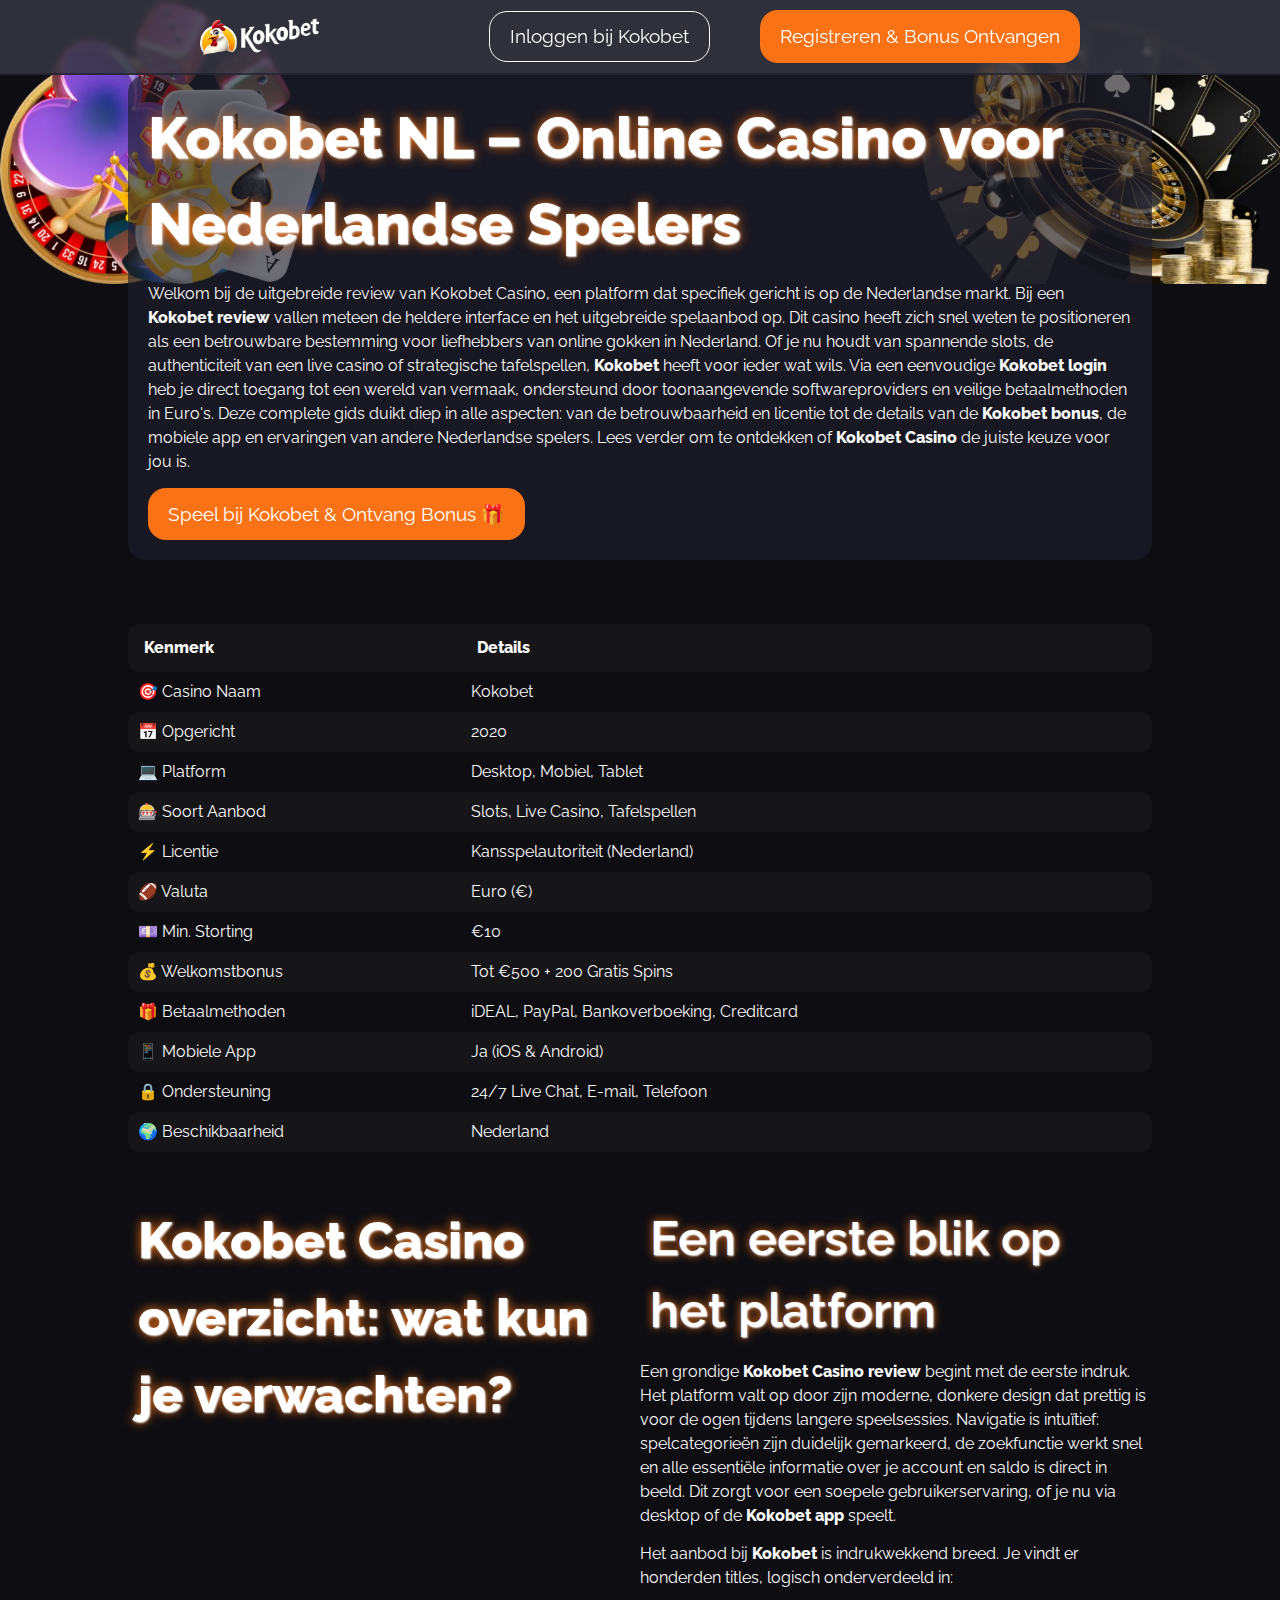
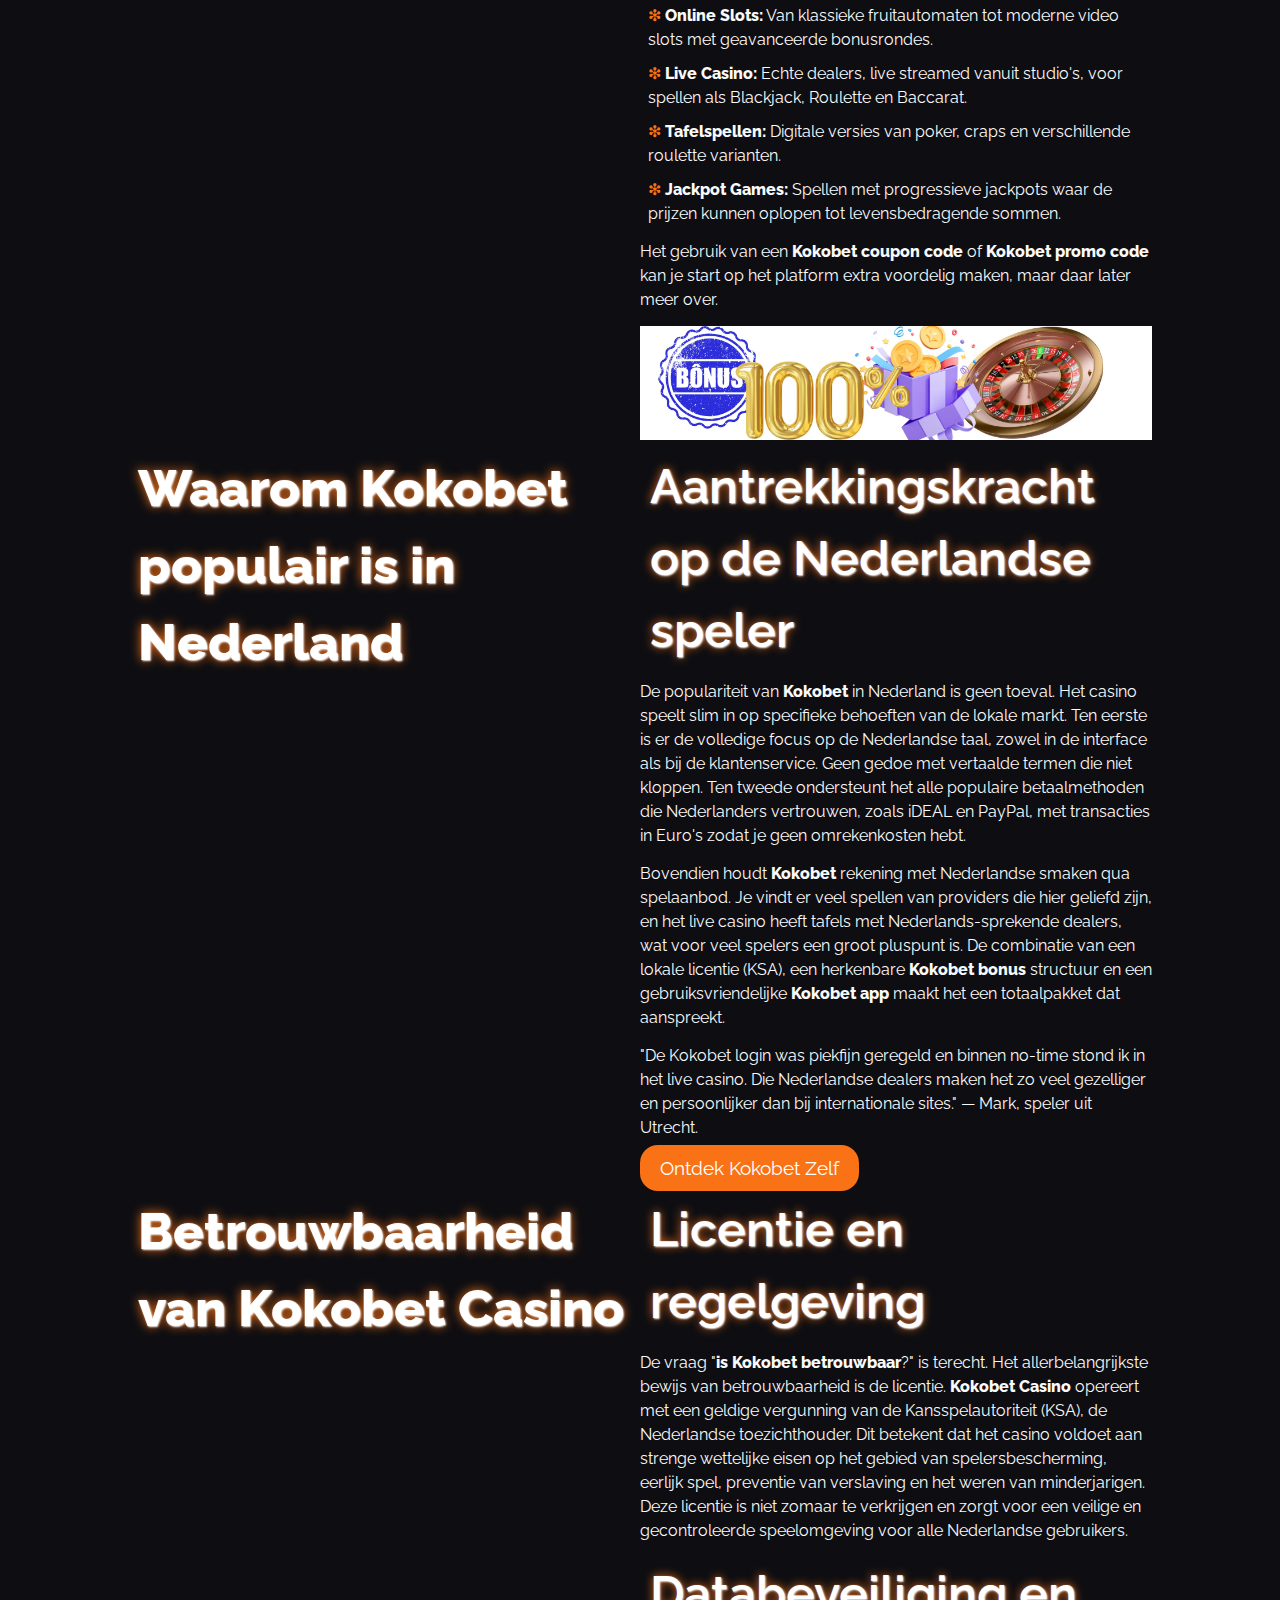
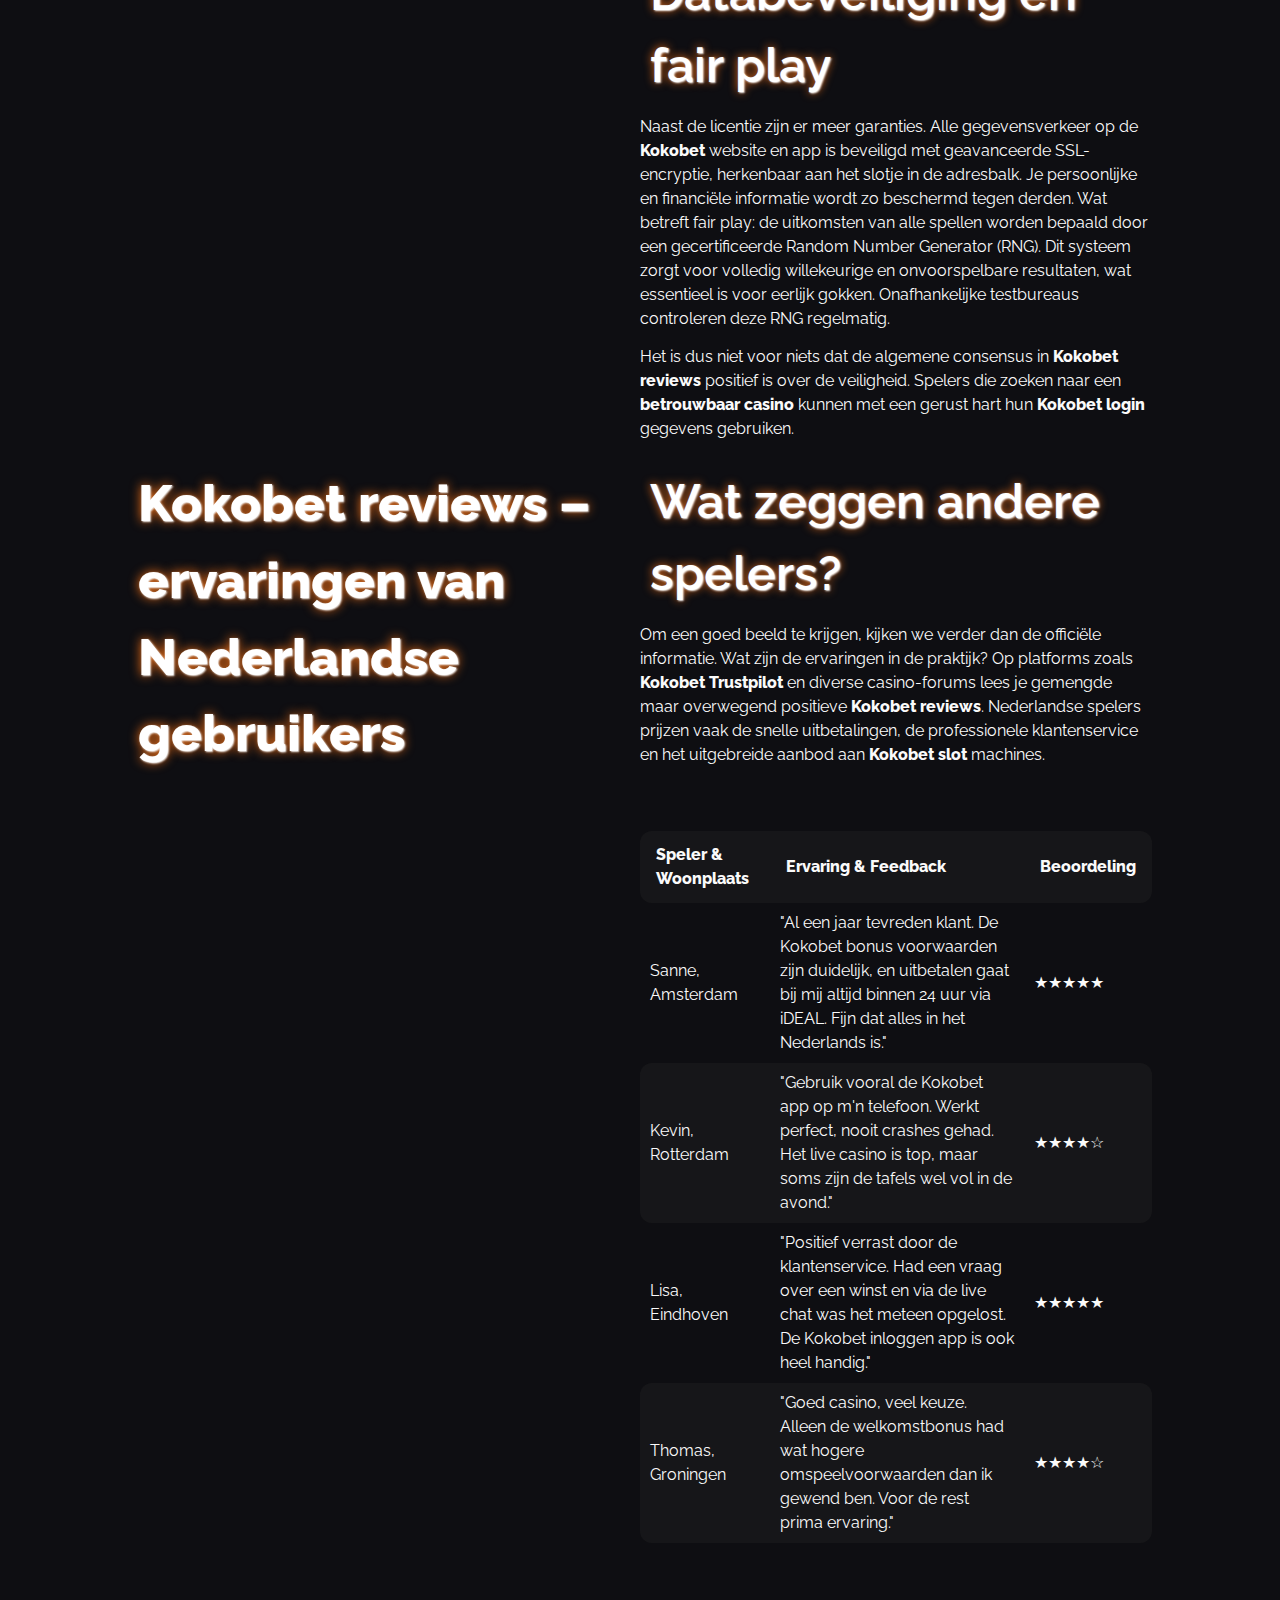
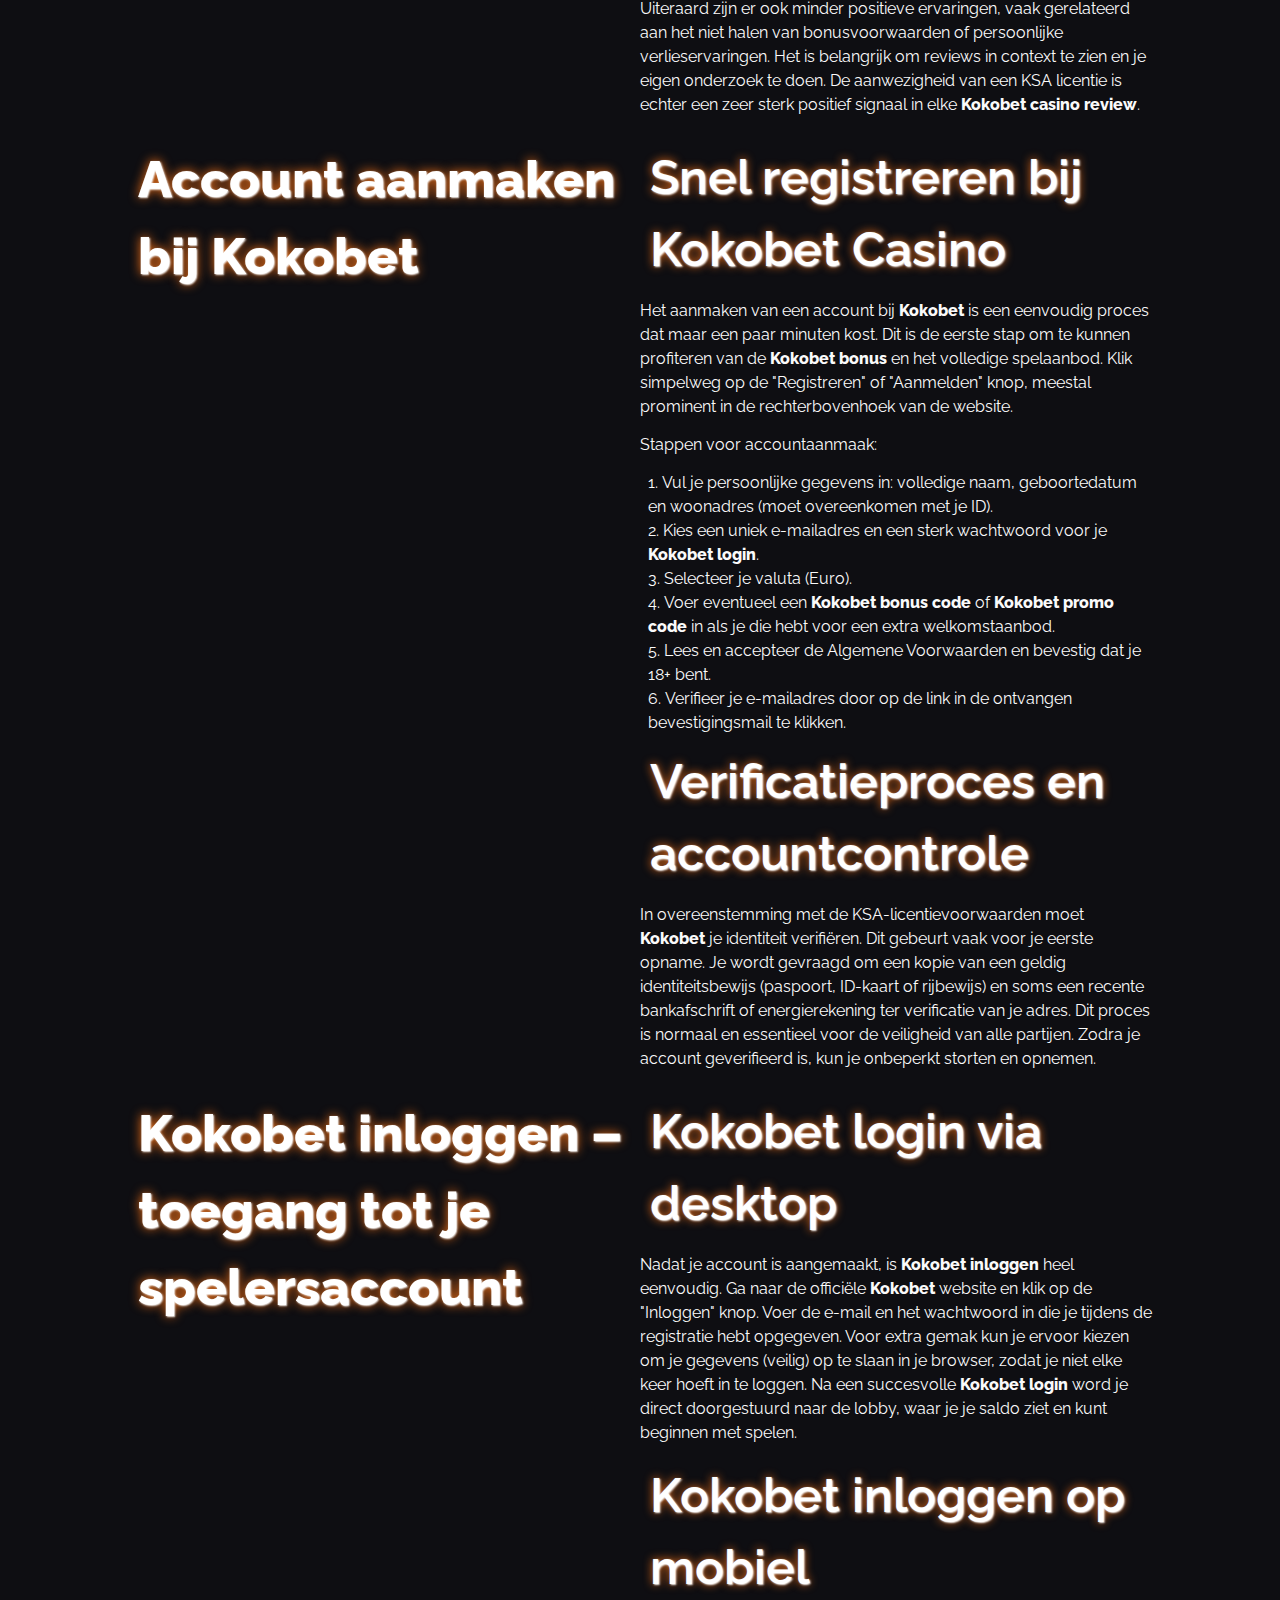
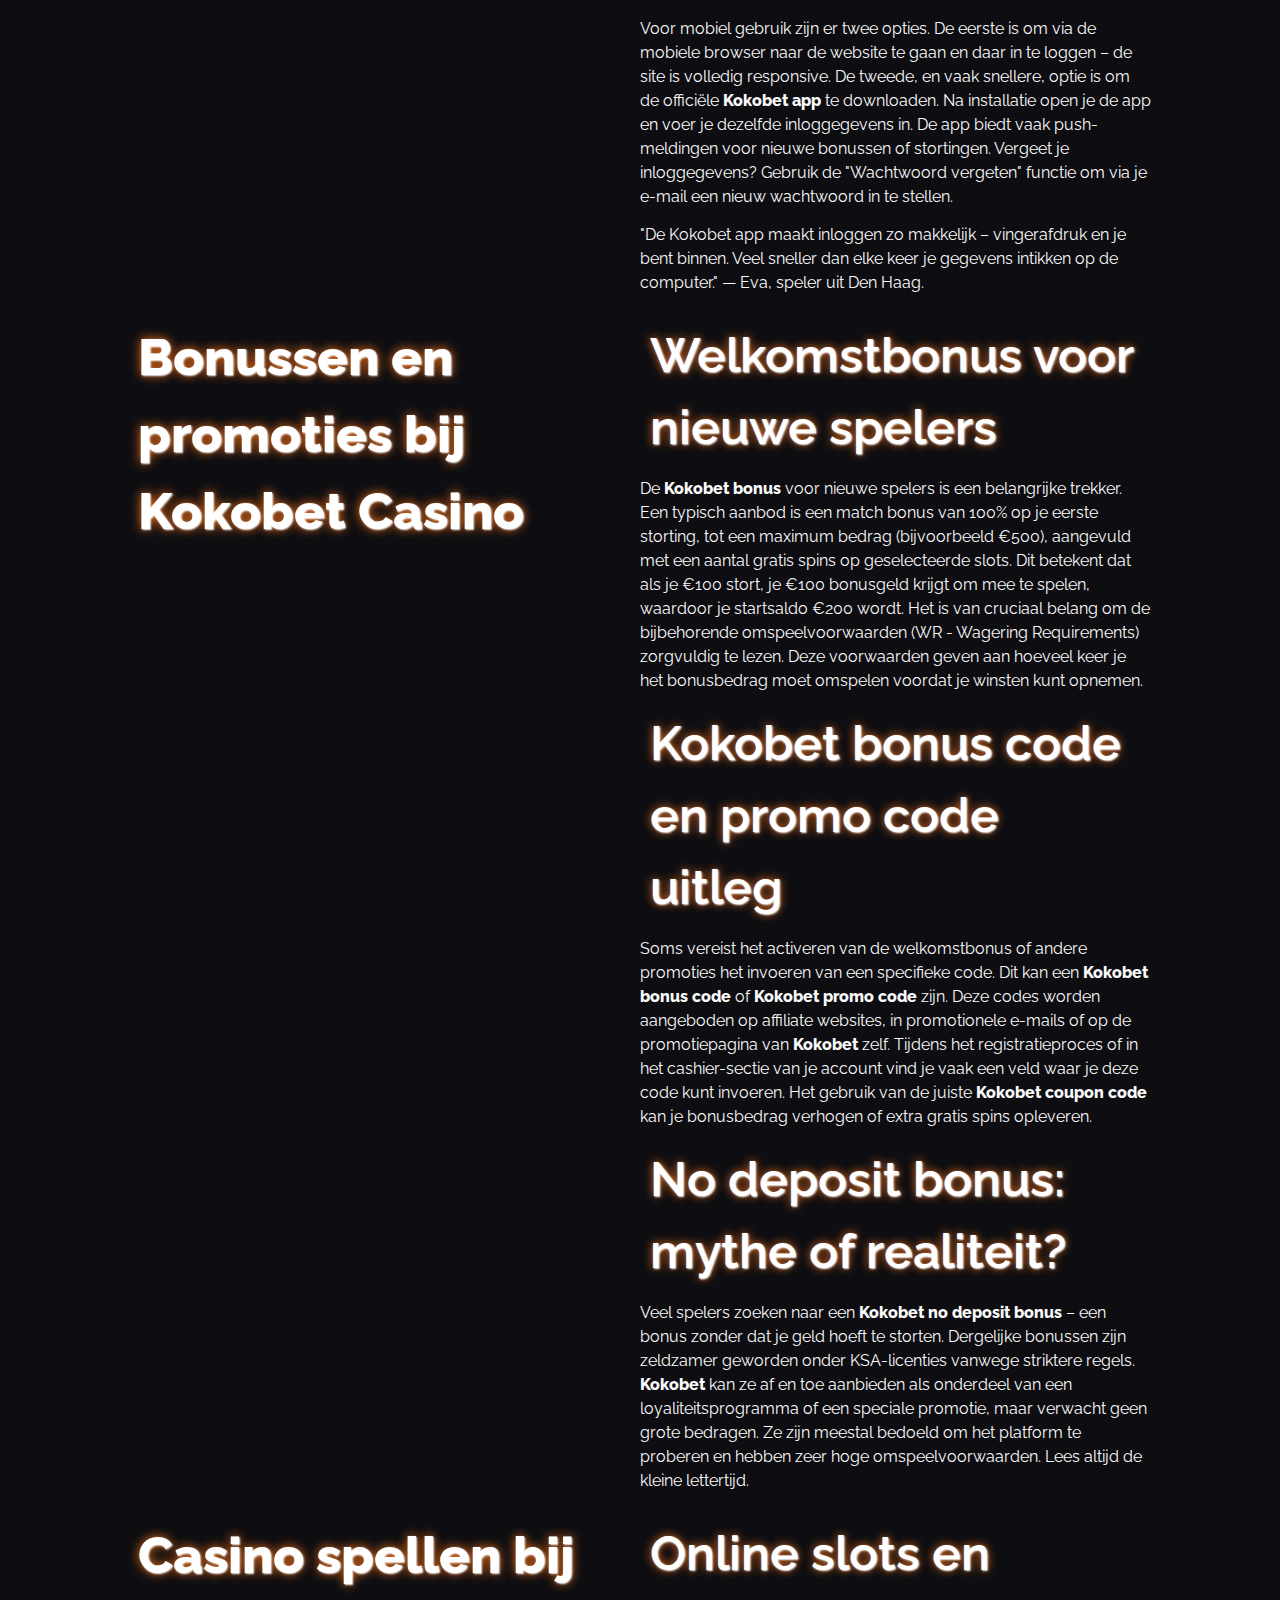
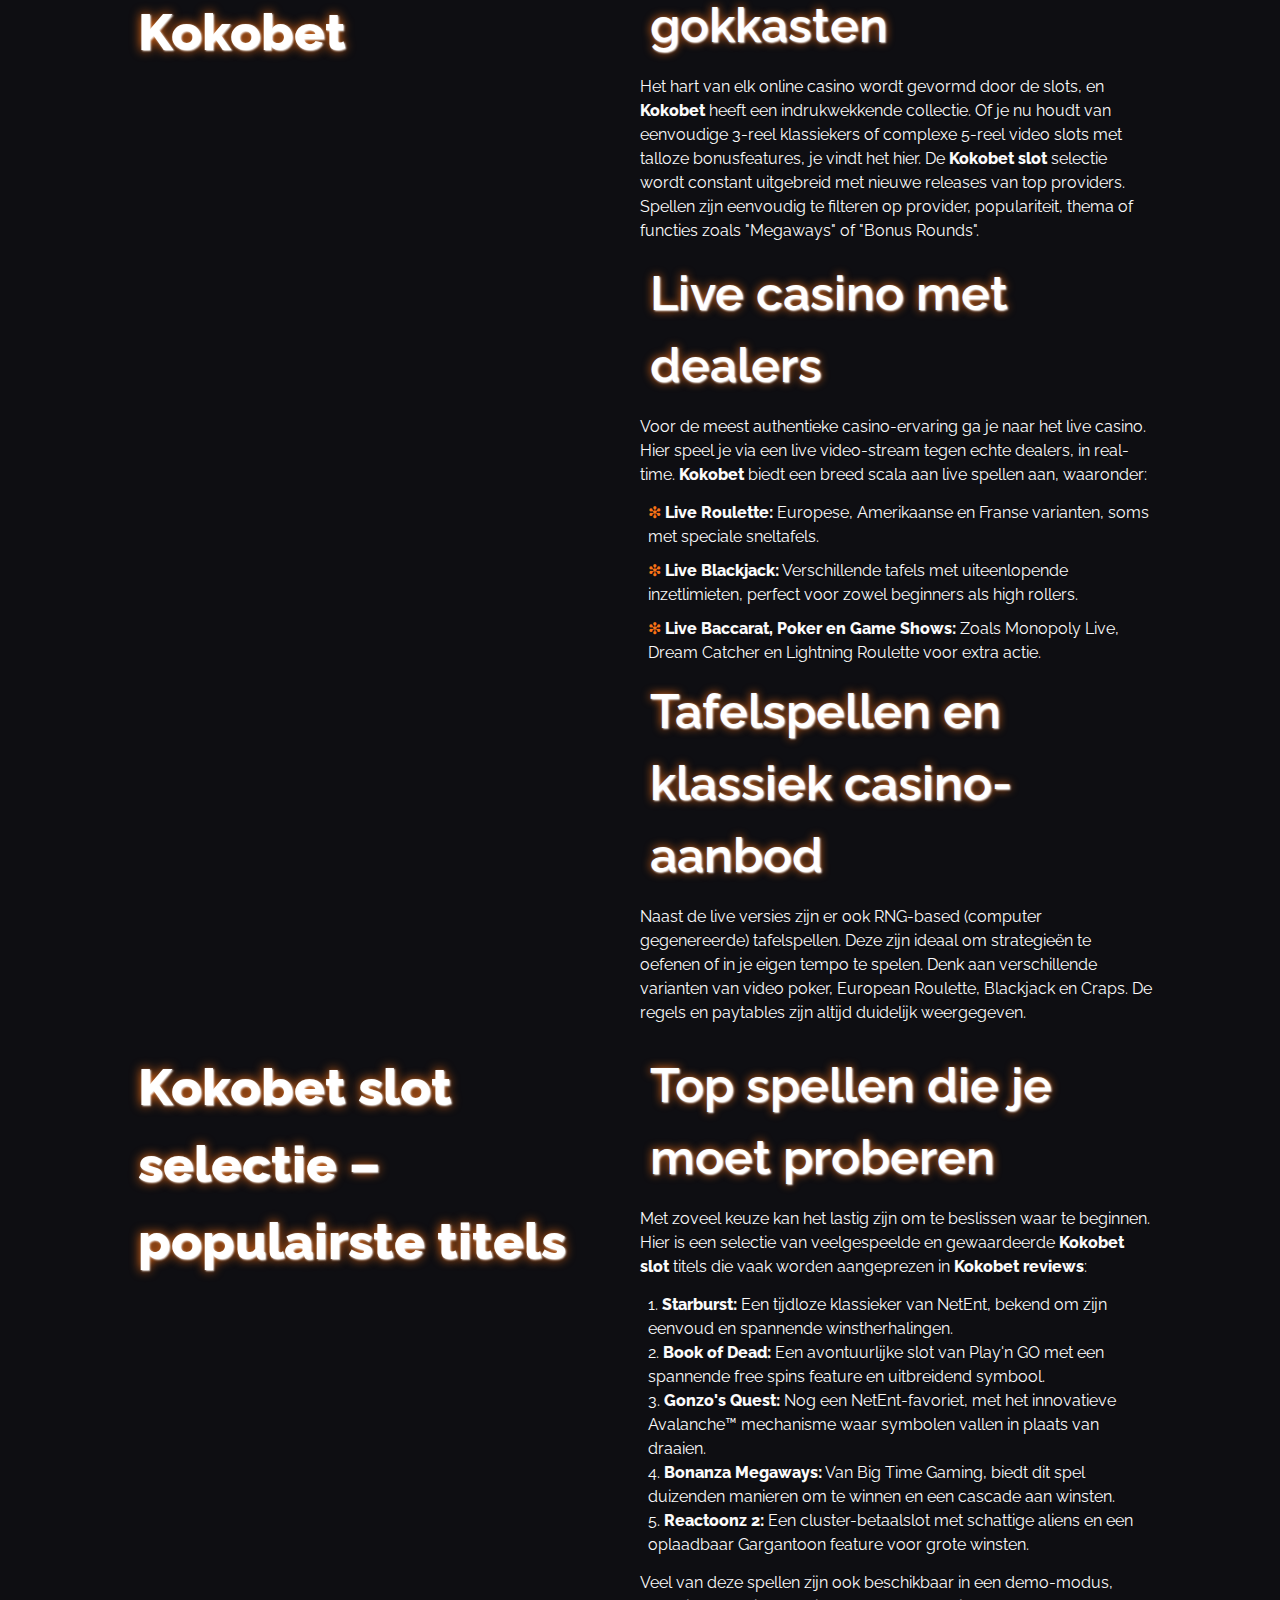
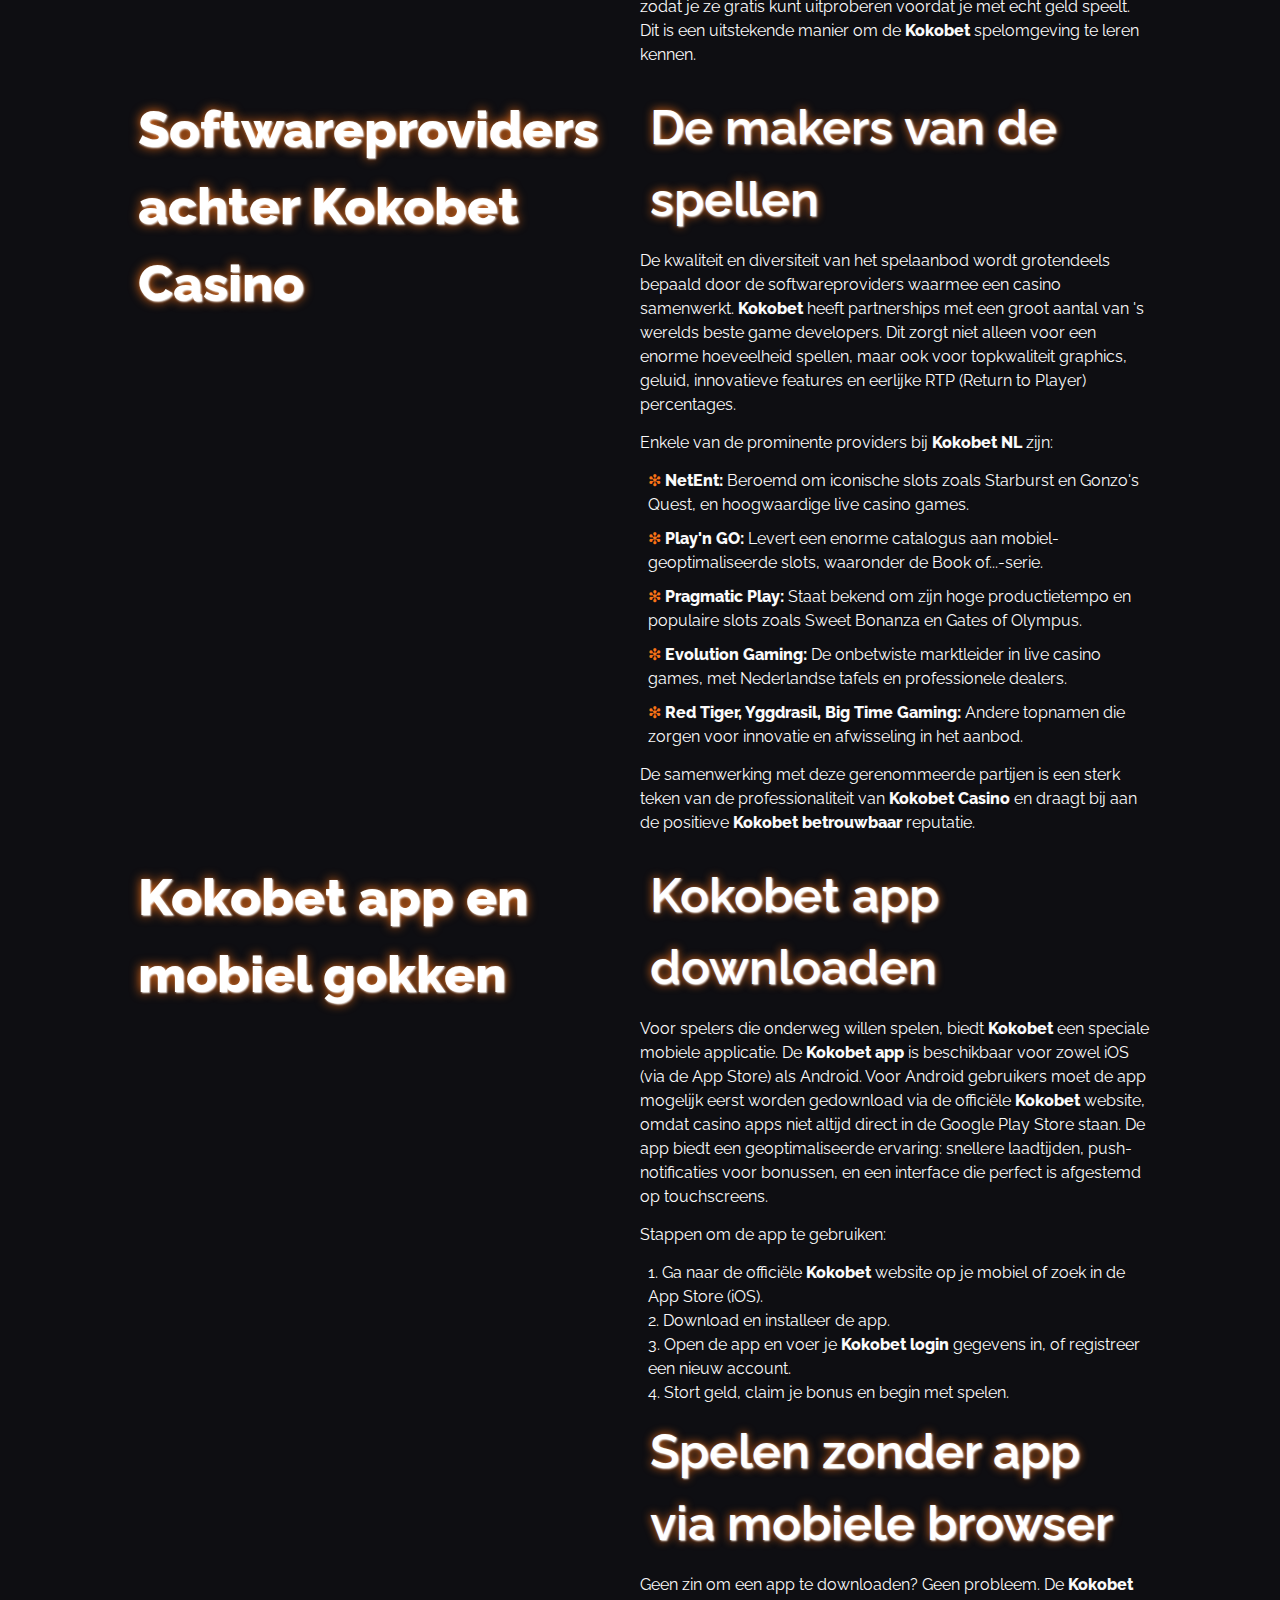
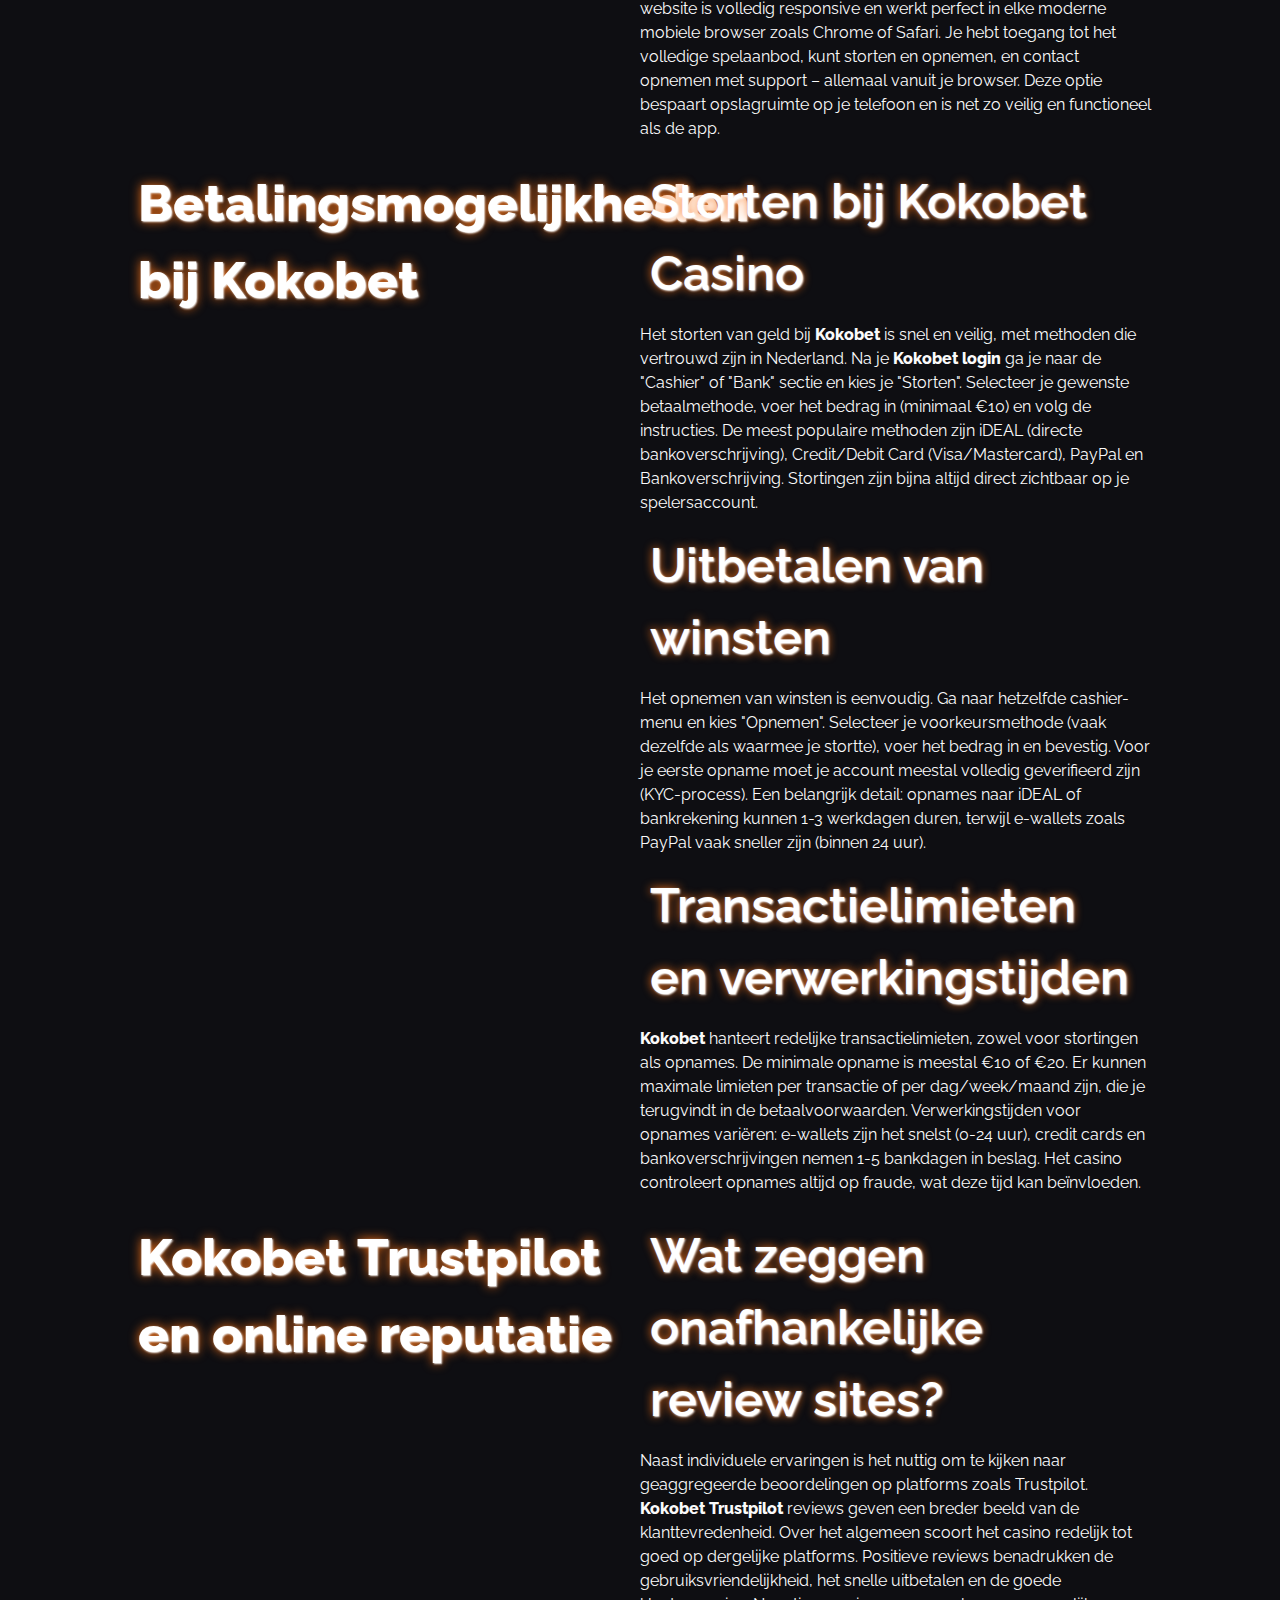
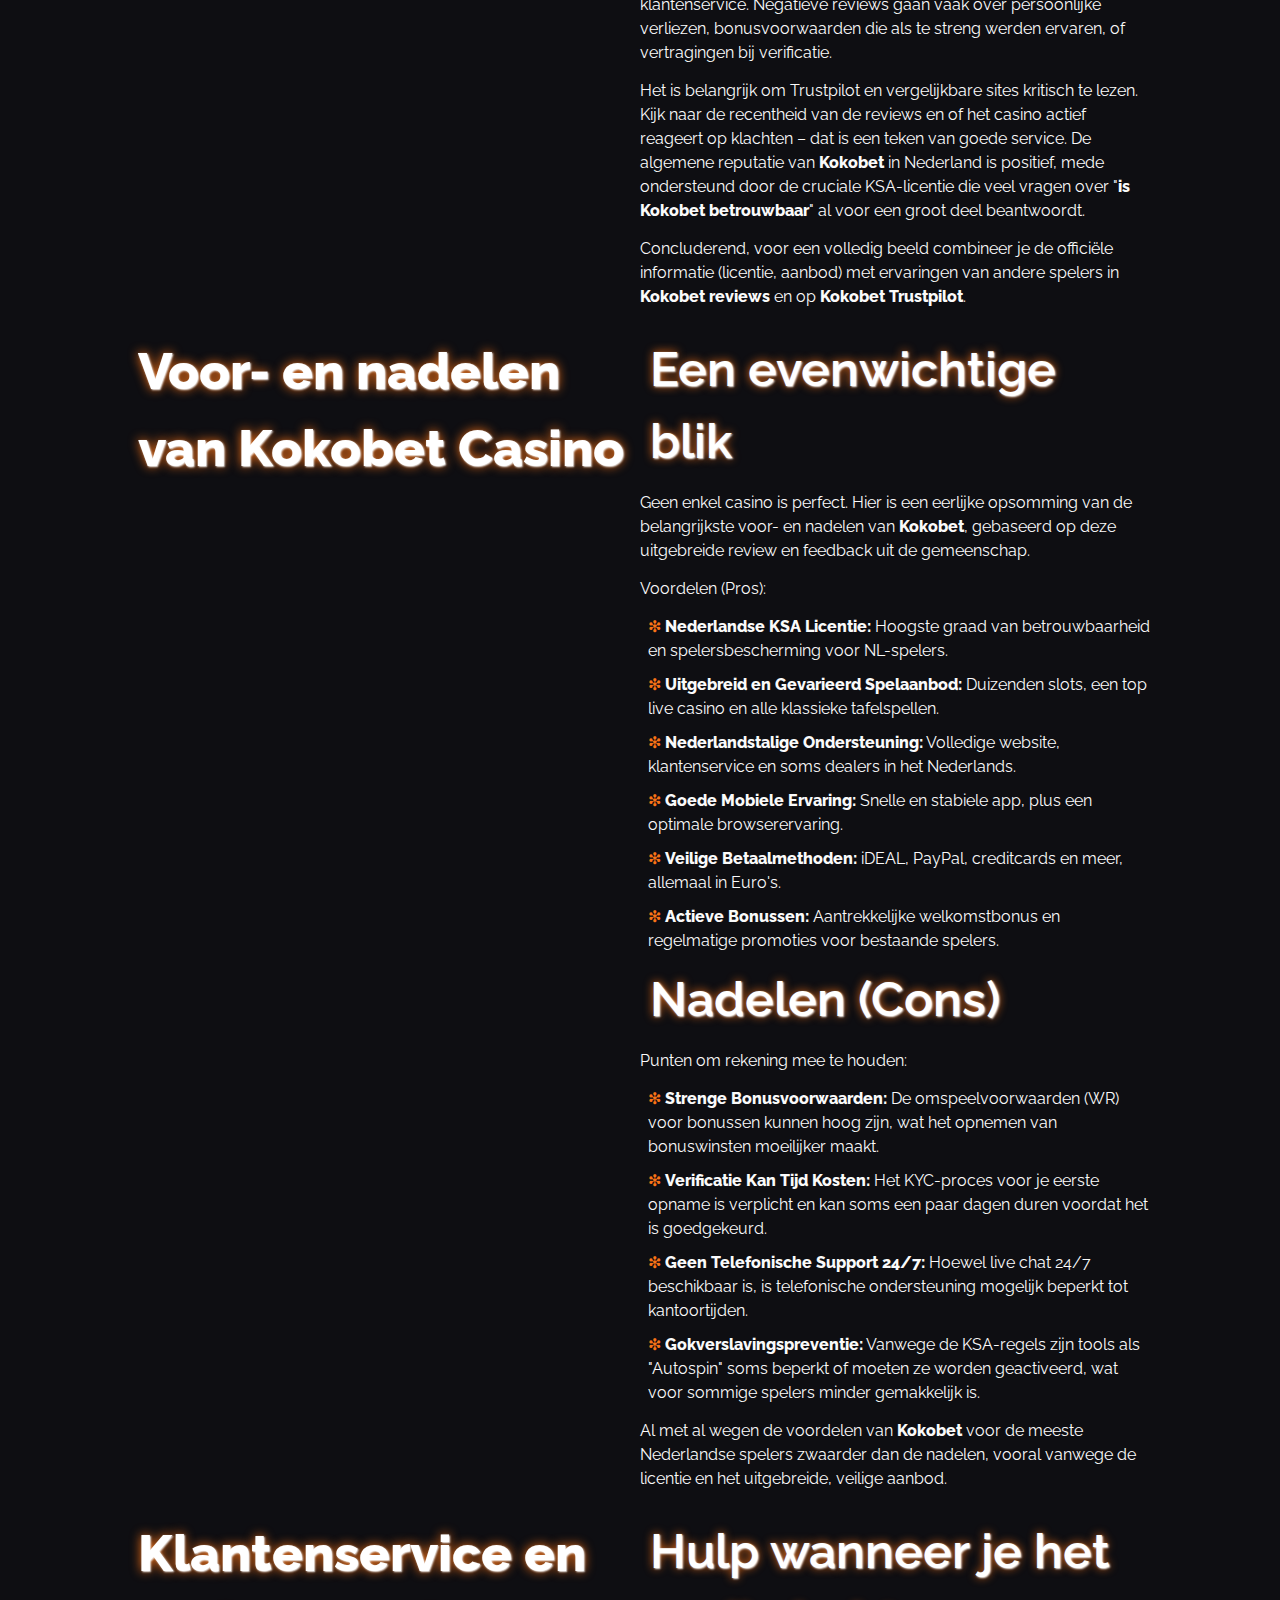
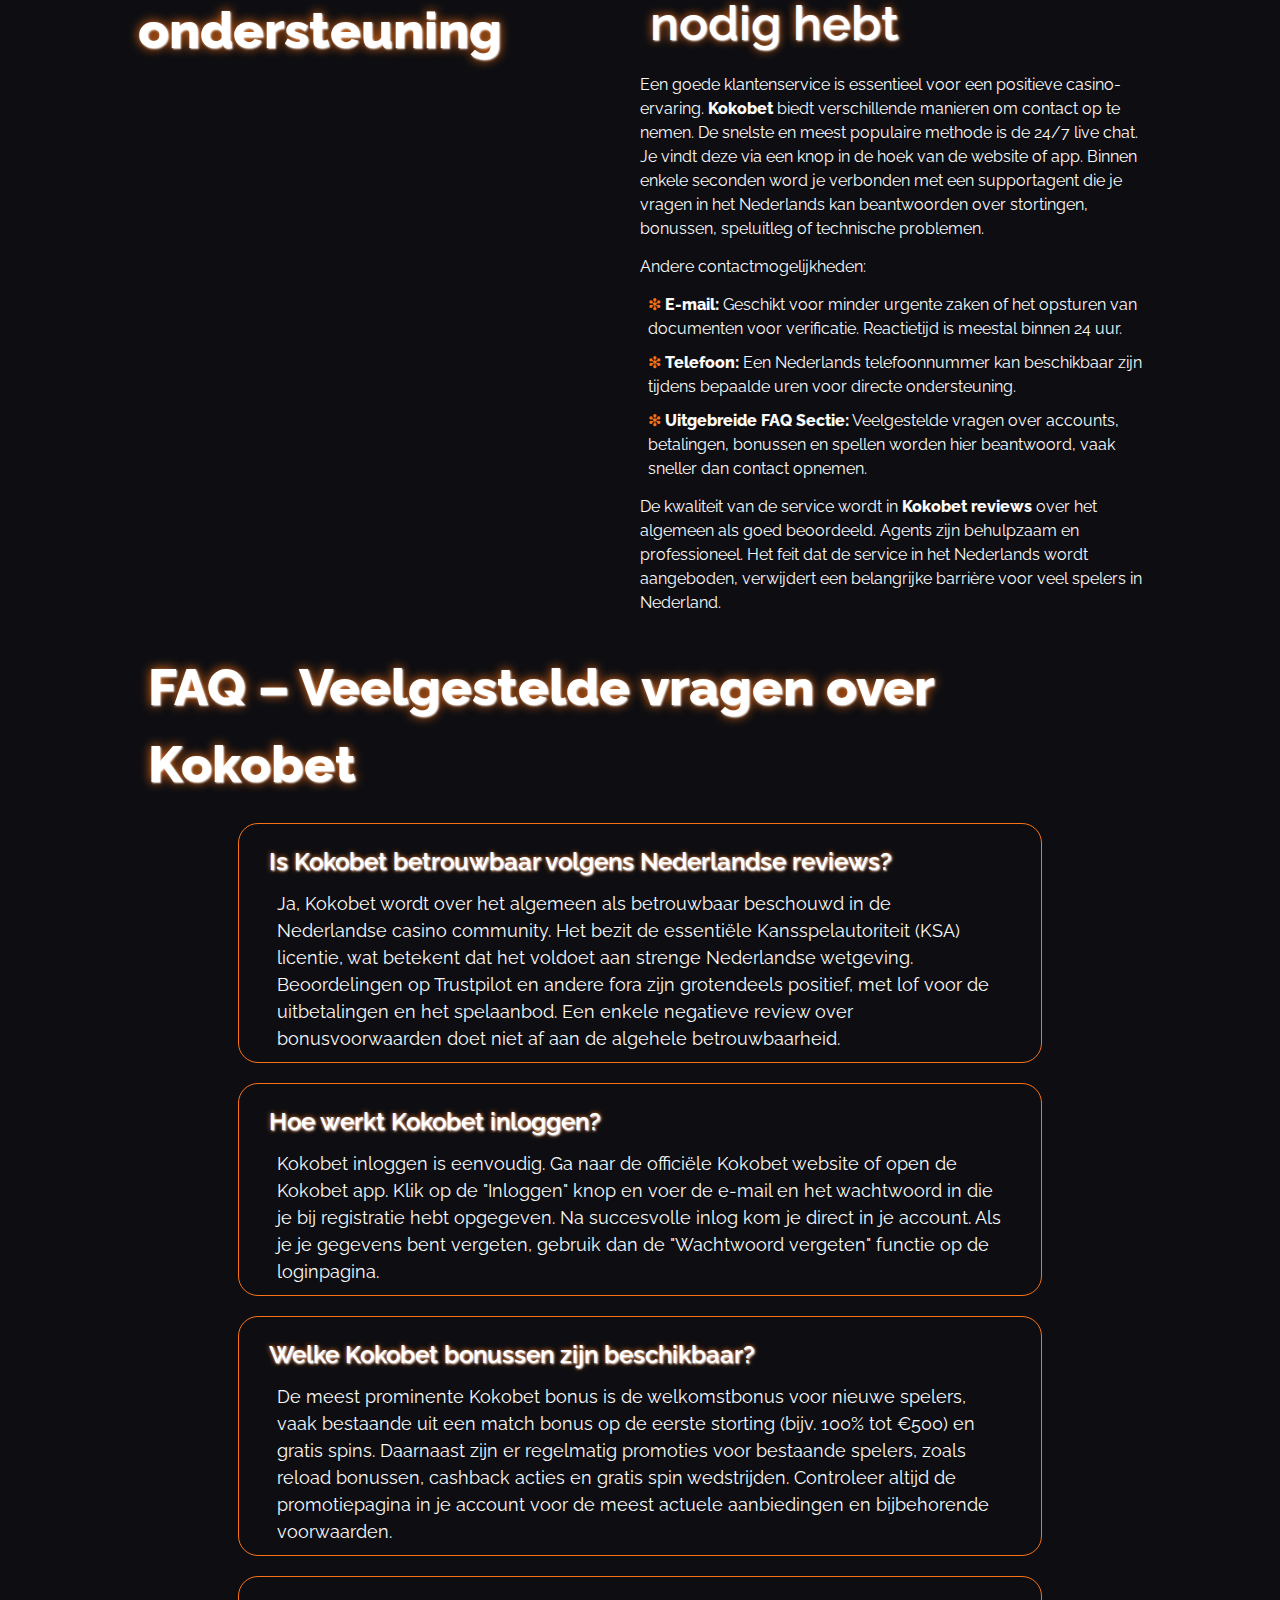
<file: nl-nl/index.html>
<!DOCTYPE html>
<html lang="nl-NL">

<head>
  <meta charset="UTF-8">
  <meta name="viewport" content="width=device-width, initial-scale=1.0">
  <link rel="stylesheet" href="/style.css">
  <link rel="shortcut icon" href="/favicon.ico">

  <title>Kokobet NL Casino ⭐ Reviews, Bonussen & Veilig Inloggen</title>
  <meta name="description"
    content="Speel veilig bij Kokobet Casino NL ✔️ Lees eerlijke Kokobet reviews, ontdek actuele bonussen en promo codes, log eenvoudig in en speel populaire casinospellen op desktop en mobiel.">

  <link rel="alternate" hreflang="nl-NL" href="https://www.breigaren-denbosch.nl/nl-nl/">
  <link rel="alternate" hreflang="x-default" href="https://www.breigaren-denbosch.nl/">
  <link rel="canonical" href="https://www.breigaren-denbosch.nl/ru-ru/">

  <link rel="apple-touch-icon" sizes="180x180" href="favicon.ico">
  <meta name="apple-mobile-web-app-title" content="Kokobet NL">

  <meta name="twitter:card" content="summary_large_image">
  <meta name="twitter:title" content="Kokobet NL Casino ⭐ Reviews, Bonussen & Veilig Inloggen">
  <meta name="twitter:description"
    content="Speel veilig bij Kokobet Casino NL ✔️ Lees eerlijke Kokobet reviews, ontdek actuele bonussen en promo codes, log eenvoudig in en speel populaire casinospellen op desktop en mobiel.">
  <meta name="twitter:image" content="https://www.breigaren-denbosch.nl/img/1.webp">

  <meta property="og:title" content="Kokobet NL Casino ⭐ Reviews, Bonussen & Veilig Inloggen">
  <meta property="og:type" content="website">
  <meta property="og:url" content="https://www.breigaren-denbosch.nl/">
  <meta property="og:image" content="https://www.breigaren-denbosch.nl/img/1.webp">
  <meta property="og:locale" content="nl_NL">

  <script type="application/ld+json">
        {
          "@context": "https://schema.org",
          "@type": "WebSite",
          "url": "https://www.breigaren-denbosch.nl/",
          "name": "Kokobet Nederland",
          "description": "Kokobet Casino - Een betrouwbaar online casino voor Nederlandse spelers met een breed aanbod aan slots, live casino spellen en aantrekkelijke bonussen."
        }
      </script>

  <script type="application/ld+json">
        {
          "@context": "https://schema.org",
          "@type": "Article",
          "mainEntityOfPage": {
            "@type": "WebPage",
            "@id": "https://www.breigaren-denbosch.nl/"
          },
          "headline": "Kokobet Casino Review – Volledige Gids voor Nederlandse Spelers",
          "image": "https://www.breigaren-denbosch.nl/img/1.webp",
          "author": {
            "@type": "Person",
            "name": "Lars van Dijk"
          },
          "publisher": {
            "@type": "Organization",
            "name": "Kokobet NL",
            "logo": {
              "@type": "ImageObject",
              "url": "https://www.breigaren-denbosch.nl/img/logo.webp"
            }
          },
          "datePublished": "2025-11-27",
          "dateModified": "2025-11-27"
        }
        </script>

  <script type="application/ld+json">
            {
              "@context": "https://schema.org",
              "@type": "BreadcrumbList",
              "itemListElement": [
                {
                  "@type": "ListItem",
                  "position": 1,
                  "name": "Kokobet Nederland",
                  "item": "https://www.breigaren-denbosch.nl/"
                },
                {
                  "@type": "ListItem",
                  "position": 2,
                  "name": "🎁 Exclusieve Welkomstbonus 2025 🎁️️",
                  "item": "https://www.breigaren-denbosch.nl/"
                }
              ]
            }
          </script>

  <script type="application/ld+json">
            {
              "@context": "https://schema.org",
              "@type": "FAQPage",
              "mainEntity": [
                {
                  "@type": "Question",
                  "name": "Is Kokobet een legaal en betrouwbaar casino in Nederland?",
                  "acceptedAnswer": {
                    "@type": "Answer",
                    "text": "Ja, Kokobet opereert met een geldige licentie van de Kansspelautoriteit, de Nederlandse toezichthouder. Dit maakt het een volledig legaal en betrouwbaar online casino voor spelers uit Nederland, met strikte regelgeving om fair play en spelersbescherming te garanderen."
                  }
                },
                {
                  "@type": "Question",
                  "name": "Hoe werkt de Kokobet welkomstbonus?",
                  "acceptedAnswer": {
                    "@type": "Answer",
                    "text": "Nieuwe Nederlandse spelers ontvangen vaak een 100% bonus tot een bepaald bedrag op hun eerste storting, plus gratis spins. Gebruik de juiste Kokobet bonus code tijdens het aanmelden en controleer altijd de omspeelvoorwaarden voordat je een bonus activeert."
                  }
                },
                {
                  "@type": "Question",
                  "name": "Kan ik bij Kokobet ook zonder storting spelen?",
                  "acceptedAnswer": {
                    "@type": "Answer",
                    "text": "Kokobet biedt geregeld promoties aan, waaronder soms een no deposit bonus in de vorm van gratis spins of een klein bonusbedrag. Deze zijn echter aan strikte voorwaarden gebonden en komen minder vaak voor dan stortingsbonussen. Check de promotiepagina voor actuele aanbiedingen."
                  }
                },
                {
                  "@type": "Question",
                  "name": "Hoe log ik in op mijn Kokobet account?",
                  "acceptedAnswer": {
                    "@type": "Answer",
                    "text": "Het Kokobet login proces is eenvoudig: ga naar de website of open de app, klik op 'Inloggen' en voer je gebruikersnaam en wachtwoord in. Bij je eerste Kokobet inloggen kan extra verificatie nodig zijn. Voor mobiel is de Kokobet app een snelle optie."
                  }
                },
                {
                  "@type": "Question",
                  "name": "Wat moet ik doen als de Kokobet website niet bereikbaar is?",
                  "acceptedAnswer": {
                    "@type": "Answer",
                    "text": "Probeer eerst je internetverbinding te controleren en je browser cache te wissen. Als het probleem aanhoudt, kan het een tijdelijk onderhoud of een lokaal blokkeringsprobleem zijn. Gebruik in dat geval de officiële Kokobet app of neem contact op met de klantenservice voor assistentie."
                  }
                }
              ]
            }
            </script>
</head>

<body>
  <header>
    <div class="logo">
      <a href="/"><img src="/img/logo.webp" alt="Officieel Kokobet NL Logo" width="160" height="80"></a>
    </div>
    <div class="header-btn">
      <a href="/play/" rel="nofollow" class="white-btn">Inloggen bij Kokobet</a>
      <a href="/play/" rel="nofollow" class="green-btn">Registreren & Bonus Ontvangen</a>
    </div>
  </header>

  <main>
    <div class="wraper">
      <div class="promo">
        <h1>Kokobet NL – Online Casino voor Nederlandse Spelers</h1>

        <p class="txt">
          Welkom bij de uitgebreide review van Kokobet Casino, een platform dat specifiek gericht is op de Nederlandse
          markt. Bij een <strong>Kokobet review</strong> vallen meteen de heldere interface en het uitgebreide
          spelaanbod op. Dit casino heeft zich snel weten te positioneren als een betrouwbare bestemming voor
          liefhebbers van online gokken in Nederland. Of je nu houdt van spannende slots, de authenticiteit van een live
          casino of strategische tafelspellen, <strong>Kokobet</strong> heeft voor ieder wat wils. Via een eenvoudige
          <strong>Kokobet login</strong> heb je direct toegang tot een wereld van vermaak, ondersteund door
          toonaangevende softwareproviders en veilige betaalmethoden in Euro's. Deze complete gids duikt diep in alle
          aspecten: van de betrouwbaarheid en licentie tot de details van de <strong>Kokobet bonus</strong>, de mobiele
          app en ervaringen van andere Nederlandse spelers. Lees verder om te ontdekken of <strong>Kokobet
            Casino</strong> de juiste keuze voor jou is.
        </p>

        <a href="/play/" rel="nofollow" class="green-btn">Speel bij Kokobet & Ontvang Bonus 🎁</a>
      </div>

      <div class="table-wrapper">
        <table>
          <thead>
            <tr>
              <th>Kenmerk</th>
              <th>Details</th>
            </tr>
          </thead>
          <tbody>
            <tr>
              <td>🎯 Casino Naam</td>
              <td>Kokobet</td>
            </tr>
            <tr>
              <td>📅 Opgericht</td>
              <td>2020</td>
            </tr>
            <tr>
              <td>💻 Platform</td>
              <td>Desktop, Mobiel, Tablet</td>
            </tr>
            <tr>
              <td>🎰 Soort Aanbod</td>
              <td>Slots, Live Casino, Tafelspellen</td>
            </tr>
            <tr>
              <td>⚡ Licentie</td>
              <td>Kansspelautoriteit (Nederland)</td>
            </tr>
            <tr>
              <td>🏈 Valuta</td>
              <td>Euro (€)</td>
            </tr>
            <tr>
              <td>💷 Min. Storting</td>
              <td>€10</td>
            </tr>
            <tr>
              <td>💰 Welkomstbonus</td>
              <td>Tot €500 + 200 Gratis Spins</td>
            </tr>
            <tr>
              <td>🎁 Betaalmethoden</td>
              <td>iDEAL, PayPal, Bankoverboeking, Creditcard</td>
            </tr>
            <tr>
              <td>📱 Mobiele App</td>
              <td>Ja (iOS & Android)</td>
            </tr>
            <tr>
              <td>🔒 Ondersteuning</td>
              <td>24/7 Live Chat, E-mail, Telefoon</td>
            </tr>
            <tr>
              <td>🌍 Beschikbaarheid</td>
              <td>Nederland</td>
            </tr>
          </tbody>
        </table>
      </div>

      <div class="flex">
        <div class="flex-content">
          <h2>Kokobet Casino overzicht: wat kun je verwachten?</h2>
        </div>
        <div class="flex-content">
          <h3>Een eerste blik op het platform</h3>

          <p class="txt">Een grondige <strong>Kokobet Casino review</strong> begint met de eerste indruk. Het platform
            valt op door zijn moderne, donkere design dat prettig is voor de ogen tijdens langere speelsessies.
            Navigatie is intuïtief: spelcategorieën zijn duidelijk gemarkeerd, de zoekfunctie werkt snel en alle
            essentiële informatie over je account en saldo is direct in beeld. Dit zorgt voor een soepele
            gebruikerservaring, of je nu via desktop of de <strong>Kokobet app</strong> speelt.</p>

          <p class="txt">Het aanbod bij <strong>Kokobet</strong> is indrukwekkend breed. Je vindt er honderden titles,
            logisch onderverdeeld in:</p>

          <ul>
            <li><strong>Online Slots:</strong> Van klassieke fruitautomaten tot moderne video slots met geavanceerde
              bonusrondes.</li>
            <li><strong>Live Casino:</strong> Echte dealers, live streamed vanuit studio's, voor spellen als Blackjack,
              Roulette en Baccarat.</li>
            <li><strong>Tafelspellen:</strong> Digitale versies van poker, craps en verschillende roulette varianten.
            </li>
            <li><strong>Jackpot Games:</strong> Spellen met progressieve jackpots waar de prijzen kunnen oplopen tot
              levensbedragende sommen.</li>
          </ul>

          <p class="txt">Het gebruik van een <strong>Kokobet coupon code</strong> of <strong>Kokobet promo code</strong>
            kan je start op het platform extra voordelig maken, maar daar later meer over.</p>

          <img src="/img/1.webp" alt="Overzicht van het Kokobet Casino platform op desktop en mobiel scherm" width="800"
            height="600">
        </div>
      </div>

      <div class="flex">
        <div class="flex-content">
          <h2>Waarom Kokobet populair is in Nederland</h2>
        </div>

        <div class="flex-content">
          <h3>Aantrekkingskracht op de Nederlandse speler</h3>

          <p class="txt">
            De populariteit van <strong>Kokobet</strong> in Nederland is geen toeval. Het casino speelt slim in op
            specifieke behoeften van de lokale markt. Ten eerste is er de volledige focus op de Nederlandse taal, zowel
            in de interface als bij de klantenservice. Geen gedoe met vertaalde termen die niet kloppen. Ten tweede
            ondersteunt het alle populaire betaalmethoden die Nederlanders vertrouwen, zoals iDEAL en PayPal, met
            transacties in Euro's zodat je geen omrekenkosten hebt.
          </p>

          <p class="txt">Bovendien houdt <strong>Kokobet</strong> rekening met Nederlandse smaken qua spelaanbod. Je
            vindt er veel spellen van providers die hier geliefd zijn, en het live casino heeft tafels met
            Nederlands-sprekende dealers, wat voor veel spelers een groot pluspunt is. De combinatie van een lokale
            licentie (KSA), een herkenbare <strong>Kokobet bonus</strong> structuur en een gebruiksvriendelijke
            <strong>Kokobet app</strong> maakt het een totaalpakket dat aanspreekt.
          </p>

          <blockquote>
            "De Kokobet login was piekfijn geregeld en binnen no-time stond ik in het live casino. Die Nederlandse
            dealers maken het zo veel gezelliger en persoonlijker dan bij internationale sites." — Mark, speler uit
            Utrecht.
          </blockquote>

          <a href="/play/" rel="nofollow" class="green-btn">Ontdek Kokobet Zelf</a>
        </div>
      </div>

      <div class="flex">
        <div class="flex-content">
          <h2>Betrouwbaarheid van Kokobet Casino</h2>
        </div>

        <div class="flex-content">
          <h3>Licentie en regelgeving</h3>

          <p class="txt">
            De vraag "<strong>is Kokobet betrouwbaar</strong>?" is terecht. Het allerbelangrijkste bewijs van
            betrouwbaarheid is de licentie. <strong>Kokobet Casino</strong> opereert met een geldige vergunning van de
            Kansspelautoriteit (KSA), de Nederlandse toezichthouder. Dit betekent dat het casino voldoet aan strenge
            wettelijke eisen op het gebied van spelersbescherming, eerlijk spel, preventie van verslaving en het weren
            van minderjarigen. Deze licentie is niet zomaar te verkrijgen en zorgt voor een veilige en gecontroleerde
            speelomgeving voor alle Nederlandse gebruikers.
          </p>

          <h3>Databeveiliging en fair play</h3>

          <p class="txt">Naast de licentie zijn er meer garanties. Alle gegevensverkeer op de <strong>Kokobet</strong>
            website en app is beveiligd met geavanceerde SSL-encryptie, herkenbaar aan het slotje in de adresbalk. Je
            persoonlijke en financiële informatie wordt zo beschermd tegen derden. Wat betreft fair play: de uitkomsten
            van alle spellen worden bepaald door een gecertificeerde Random Number Generator (RNG). Dit systeem zorgt
            voor volledig willekeurige en onvoorspelbare resultaten, wat essentieel is voor eerlijk gokken.
            Onafhankelijke testbureaus controleren deze RNG regelmatig.</p>

          <p class="txt">Het is dus niet voor niets dat de algemene consensus in <strong>Kokobet reviews</strong>
            positief is over de veiligheid. Spelers die zoeken naar een <strong>betrouwbaar casino</strong> kunnen met
            een gerust hart hun <strong>Kokobet login</strong> gegevens gebruiken.</p>
        </div>
      </div>

      <div class="flex">
        <div class="flex-content">
          <h2>Kokobet reviews – ervaringen van Nederlandse gebruikers</h2>
        </div>

        <div class="flex-content">
          <h3>Wat zeggen andere spelers?</h3>

          <p class="txt">
            Om een goed beeld te krijgen, kijken we verder dan de officiële informatie. Wat zijn de ervaringen in de
            praktijk? Op platforms zoals <strong>Kokobet Trustpilot</strong> en diverse casino-forums lees je gemengde
            maar overwegend positieve <strong>Kokobet reviews</strong>. Nederlandse spelers prijzen vaak de snelle
            uitbetalingen, de professionele klantenservice en het uitgebreide aanbod aan <strong>Kokobet slot</strong>
            machines.
          </p>

          <div class="table-wrapper">
            <table>
              <thead>
                <tr>
                  <th>Speler & Woonplaats</th>
                  <th>Ervaring & Feedback</th>
                  <th>Beoordeling</th>
                </tr>
              </thead>
              <tbody>
                <tr>
                  <td>Sanne, Amsterdam</td>
                  <td>"Al een jaar tevreden klant. De Kokobet bonus voorwaarden zijn duidelijk, en uitbetalen gaat bij
                    mij altijd binnen 24 uur via iDEAL. Fijn dat alles in het Nederlands is."</td>
                  <td>★★★★★</td>
                </tr>
                <tr>
                  <td>Kevin, Rotterdam</td>
                  <td>"Gebruik vooral de Kokobet app op m'n telefoon. Werkt perfect, nooit crashes gehad. Het live
                    casino is top, maar soms zijn de tafels wel vol in de avond."</td>
                  <td>★★★★☆</td>
                </tr>
                <tr>
                  <td>Lisa, Eindhoven</td>
                  <td>"Positief verrast door de klantenservice. Had een vraag over een winst en via de live chat was het
                    meteen opgelost. De Kokobet inloggen app is ook heel handig."</td>
                  <td>★★★★★</td>
                </tr>
                <tr>
                  <td>Thomas, Groningen</td>
                  <td>"Goed casino, veel keuze. Alleen de welkomstbonus had wat hogere omspeelvoorwaarden dan ik gewend
                    ben. Voor de rest prima ervaring."</td>
                  <td>★★★★☆</td>
                </tr>
              </tbody>
            </table>
          </div>

          <p class="txt">
            Uiteraard zijn er ook minder positieve ervaringen, vaak gerelateerd aan het niet halen van bonusvoorwaarden
            of persoonlijke verlieservaringen. Het is belangrijk om reviews in context te zien en je eigen onderzoek te
            doen. De aanwezigheid van een KSA licentie is echter een zeer sterk positief signaal in elke <strong>Kokobet
              casino review</strong>.
          </p>
        </div>
      </div>

      <div class="flex">
        <div class="flex-content">
          <h2>Account aanmaken bij Kokobet</h2>
        </div>

        <div class="flex-content">
          <h3>Snel registreren bij Kokobet Casino</h3>

          <p class="txt">
            Het aanmaken van een account bij <strong>Kokobet</strong> is een eenvoudig proces dat maar een paar minuten
            kost. Dit is de eerste stap om te kunnen profiteren van de <strong>Kokobet bonus</strong> en het volledige
            spelaanbod. Klik simpelweg op de "Registreren" of "Aanmelden" knop, meestal prominent in de rechterbovenhoek
            van de website.
          </p>

          <p class="txt">Stappen voor accountaanmaak:</p>

          <ol>
            <li>Vul je persoonlijke gegevens in: volledige naam, geboortedatum en woonadres (moet overeenkomen met je
              ID).</li>
            <li>Kies een uniek e-mailadres en een sterk wachtwoord voor je <strong>Kokobet login</strong>.</li>
            <li>Selecteer je valuta (Euro).</li>
            <li>Voer eventueel een <strong>Kokobet bonus code</strong> of <strong>Kokobet promo code</strong> in als je
              die hebt voor een extra welkomstaanbod.</li>
            <li>Lees en accepteer de Algemene Voorwaarden en bevestig dat je 18+ bent.</li>
            <li>Verifieer je e-mailadres door op de link in de ontvangen bevestigingsmail te klikken.</li>
          </ol>

          <h3>Verificatieproces en accountcontrole</h3>

          <p class="txt">In overeenstemming met de KSA-licentievoorwaarden moet <strong>Kokobet</strong> je identiteit
            verifiëren. Dit gebeurt vaak voor je eerste opname. Je wordt gevraagd om een kopie van een geldig
            identiteitsbewijs (paspoort, ID-kaart of rijbewijs) en soms een recente bankafschrift of energierekening ter
            verificatie van je adres. Dit proces is normaal en essentieel voor de veiligheid van alle partijen. Zodra je
            account geverifieerd is, kun je onbeperkt storten en opnemen.</p>
        </div>
      </div>

      <div class="flex">
        <div class="flex-content">
          <h2>Kokobet inloggen – toegang tot je spelersaccount</h2>
        </div>

        <div class="flex-content">
          <h3>Kokobet login via desktop</h3>

          <p class="txt">
            Nadat je account is aangemaakt, is <strong>Kokobet inloggen</strong> heel eenvoudig. Ga naar de officiële
            <strong>Kokobet</strong> website en klik op de "Inloggen" knop. Voer de e-mail en het wachtwoord in die je
            tijdens de registratie hebt opgegeven. Voor extra gemak kun je ervoor kiezen om je gegevens (veilig) op te
            slaan in je browser, zodat je niet elke keer hoeft in te loggen. Na een succesvolle <strong>Kokobet
              login</strong> word je direct doorgestuurd naar de lobby, waar je je saldo ziet en kunt beginnen met
            spelen.
          </p>

          <h3>Kokobet inloggen op mobiel</h3>

          <p class="txt">Voor mobiel gebruik zijn er twee opties. De eerste is om via de mobiele browser naar de website
            te gaan en daar in te loggen – de site is volledig responsive. De tweede, en vaak snellere, optie is om de
            officiële <strong>Kokobet app</strong> te downloaden. Na installatie open je de app en voer je dezelfde
            inloggegevens in. De app biedt vaak push-meldingen voor nieuwe bonussen of stortingen. Vergeet je
            inloggegevens? Gebruik de "Wachtwoord vergeten" functie om via je e-mail een nieuw wachtwoord in te stellen.
          </p>

          <blockquote>
            "De Kokobet app maakt inloggen zo makkelijk – vingerafdruk en je bent binnen. Veel sneller dan elke keer je
            gegevens intikken op de computer." — Eva, speler uit Den Haag.
          </blockquote>
        </div>
      </div>

      <div class="flex">
        <div class="flex-content">
          <h2>Bonussen en promoties bij Kokobet Casino</h2>
        </div>

        <div class="flex-content">
          <h3>Welkomstbonus voor nieuwe spelers</h3>

          <p class="txt">
            De <strong>Kokobet bonus</strong> voor nieuwe spelers is een belangrijke trekker. Een typisch aanbod is een
            match bonus van 100% op je eerste storting, tot een maximum bedrag (bijvoorbeeld €500), aangevuld met een
            aantal gratis spins op geselecteerde slots. Dit betekent dat als je €100 stort, je €100 bonusgeld krijgt om
            mee te spelen, waardoor je startsaldo €200 wordt. Het is van cruciaal belang om de bijbehorende
            omspeelvoorwaarden (WR - Wagering Requirements) zorgvuldig te lezen. Deze voorwaarden geven aan hoeveel keer
            je het bonusbedrag moet omspelen voordat je winsten kunt opnemen.
          </p>

          <h3>Kokobet bonus code en promo code uitleg</h3>

          <p class="txt">Soms vereist het activeren van de welkomstbonus of andere promoties het invoeren van een
            specifieke code. Dit kan een <strong>Kokobet bonus code</strong> of <strong>Kokobet promo code</strong>
            zijn. Deze codes worden aangeboden op affiliate websites, in promotionele e-mails of op de promotiepagina
            van <strong>Kokobet</strong> zelf. Tijdens het registratieproces of in het cashier-sectie van je account
            vind je vaak een veld waar je deze code kunt invoeren. Het gebruik van de juiste <strong>Kokobet coupon
              code</strong> kan je bonusbedrag verhogen of extra gratis spins opleveren.</p>

          <h3>No deposit bonus: mythe of realiteit?</h3>

          <p class="txt">Veel spelers zoeken naar een <strong>Kokobet no deposit bonus</strong> – een bonus zonder dat
            je geld hoeft te storten. Dergelijke bonussen zijn zeldzamer geworden onder KSA-licenties vanwege striktere
            regels. <strong>Kokobet</strong> kan ze af en toe aanbieden als onderdeel van een loyaliteitsprogramma of
            een speciale promotie, maar verwacht geen grote bedragen. Ze zijn meestal bedoeld om het platform te
            proberen en hebben zeer hoge omspeelvoorwaarden. Lees altijd de kleine lettertijd.</p>
        </div>
      </div>

      <div class="flex">
        <div class="flex-content">
          <h2>Casino spellen bij Kokobet</h2>
        </div>

        <div class="flex-content">
          <h3>Online slots en gokkasten</h3>

          <p class="txt">
            Het hart van elk online casino wordt gevormd door de slots, en <strong>Kokobet</strong> heeft een
            indrukwekkende collectie. Of je nu houdt van eenvoudige 3-reel klassiekers of complexe 5-reel video slots
            met talloze bonusfeatures, je vindt het hier. De <strong>Kokobet slot</strong> selectie wordt constant
            uitgebreid met nieuwe releases van top providers. Spellen zijn eenvoudig te filteren op provider,
            populariteit, thema of functies zoals "Megaways" of "Bonus Rounds".
          </p>

          <h3>Live casino met dealers</h3>

          <p class="txt">Voor de meest authentieke casino-ervaring ga je naar het live casino. Hier speel je via een
            live video-stream tegen echte dealers, in real-time. <strong>Kokobet</strong> biedt een breed scala aan live
            spellen aan, waaronder:</p>

          <ul>
            <li><strong>Live Roulette:</strong> Europese, Amerikaanse en Franse varianten, soms met speciale sneltafels.
            </li>
            <li><strong>Live Blackjack:</strong> Verschillende tafels met uiteenlopende inzetlimieten, perfect voor
              zowel beginners als high rollers.</li>
            <li><strong>Live Baccarat, Poker en Game Shows:</strong> Zoals Monopoly Live, Dream Catcher en Lightning
              Roulette voor extra actie.</li>
          </ul>

          <h3>Tafelspellen en klassiek casino-aanbod</h3>

          <p class="txt">Naast de live versies zijn er ook RNG-based (computer gegenereerde) tafelspellen. Deze zijn
            ideaal om strategieën te oefenen of in je eigen tempo te spelen. Denk aan verschillende varianten van video
            poker, European Roulette, Blackjack en Craps. De regels en paytables zijn altijd duidelijk weergegeven.</p>
        </div>
      </div>

      <div class="flex">
        <div class="flex-content">
          <h2>Kokobet slot selectie – populairste titels</h2>
        </div>

        <div class="flex-content">
          <h3>Top spellen die je moet proberen</h3>

          <p class="txt">
            Met zoveel keuze kan het lastig zijn om te beslissen waar te beginnen. Hier is een selectie van
            veelgespeelde en gewaardeerde <strong>Kokobet slot</strong> titels die vaak worden aangeprezen in
            <strong>Kokobet reviews</strong>:
          </p>

          <ol>
            <li><strong>Starburst:</strong> Een tijdloze klassieker van NetEnt, bekend om zijn eenvoud en spannende
              winstherhalingen.</li>
            <li><strong>Book of Dead:</strong> Een avontuurlijke slot van Play'n GO met een spannende free spins feature
              en uitbreidend symbool.</li>
            <li><strong>Gonzo's Quest:</strong> Nog een NetEnt-favoriet, met het innovatieve Avalanche™ mechanisme waar
              symbolen vallen in plaats van draaien.</li>
            <li><strong>Bonanza Megaways:</strong> Van Big Time Gaming, biedt dit spel duizenden manieren om te winnen
              en een cascade aan winsten.</li>
            <li><strong>Reactoonz 2:</strong> Een cluster-betaalslot met schattige aliens en een oplaadbaar Gargantoon
              feature voor grote winsten.</li>
          </ol>

          <p class="txt">
            Veel van deze spellen zijn ook beschikbaar in een demo-modus, zodat je ze gratis kunt uitproberen voordat je
            met echt geld speelt. Dit is een uitstekende manier om de <strong>Kokobet</strong> spelomgeving te leren
            kennen.
          </p>
        </div>
      </div>

      <div class="flex">
        <div class="flex-content">
          <h2>Softwareproviders achter Kokobet Casino</h2>
        </div>

        <div class="flex-content">
          <h3>De makers van de spellen</h3>

          <p class="txt">
            De kwaliteit en diversiteit van het spelaanbod wordt grotendeels bepaald door de softwareproviders waarmee
            een casino samenwerkt. <strong>Kokobet</strong> heeft partnerships met een groot aantal van 's werelds beste
            game developers. Dit zorgt niet alleen voor een enorme hoeveelheid spellen, maar ook voor topkwaliteit
            graphics, geluid, innovatieve features en eerlijke RTP (Return to Player) percentages.
          </p>

          <p class="txt">Enkele van de prominente providers bij <strong>Kokobet NL</strong> zijn:</p>

          <ul>
            <li><strong>NetEnt:</strong> Beroemd om iconische slots zoals Starburst en Gonzo's Quest, en hoogwaardige
              live casino games.</li>
            <li><strong>Play'n GO:</strong> Levert een enorme catalogus aan mobiel-geoptimaliseerde slots, waaronder de
              Book of...-serie.</li>
            <li><strong>Pragmatic Play:</strong> Staat bekend om zijn hoge productietempo en populaire slots zoals Sweet
              Bonanza en Gates of Olympus.</li>
            <li><strong>Evolution Gaming:</strong> De onbetwiste marktleider in live casino games, met Nederlandse
              tafels en professionele dealers.</li>
            <li><strong>Red Tiger, Yggdrasil, Big Time Gaming:</strong> Andere topnamen die zorgen voor innovatie en
              afwisseling in het aanbod.</li>
          </ul>

          <p class="txt">De samenwerking met deze gerenommeerde partijen is een sterk teken van de professionaliteit van
            <strong>Kokobet Casino</strong> en draagt bij aan de positieve <strong>Kokobet betrouwbaar</strong>
            reputatie.
          </p>
        </div>
      </div>

      <div class="flex">
        <div class="flex-content">
          <h2>Kokobet app en mobiel gokken</h2>
        </div>

        <div class="flex-content">
          <h3>Kokobet app downloaden</h3>

          <p class="txt">
            Voor spelers die onderweg willen spelen, biedt <strong>Kokobet</strong> een speciale mobiele applicatie. De
            <strong>Kokobet app</strong> is beschikbaar voor zowel iOS (via de App Store) als Android. Voor Android
            gebruikers moet de app mogelijk eerst worden gedownload via de officiële <strong>Kokobet</strong> website,
            omdat casino apps niet altijd direct in de Google Play Store staan. De app biedt een geoptimaliseerde
            ervaring: snellere laadtijden, push-notificaties voor bonussen, en een interface die perfect is afgestemd op
            touchscreens.
          </p>

          <p class="txt">Stappen om de app te gebruiken:</p>

          <ol>
            <li>Ga naar de officiële <strong>Kokobet</strong> website op je mobiel of zoek in de App Store (iOS).</li>
            <li>Download en installeer de app.</li>
            <li>Open de app en voer je <strong>Kokobet login</strong> gegevens in, of registreer een nieuw account.</li>
            <li>Stort geld, claim je bonus en begin met spelen.</li>
          </ol>

          <h3>Spelen zonder app via mobiele browser</h3>

          <p class="txt">Geen zin om een app te downloaden? Geen probleem. De <strong>Kokobet</strong> website is
            volledig responsive en werkt perfect in elke moderne mobiele browser zoals Chrome of Safari. Je hebt toegang
            tot het volledige spelaanbod, kunt storten en opnemen, en contact opnemen met support – allemaal vanuit je
            browser. Deze optie bespaart opslagruimte op je telefoon en is net zo veilig en functioneel als de app.</p>
        </div>
      </div>

      <div class="flex">
        <div class="flex-content">
          <h2>Betalingsmogelijkheden bij Kokobet</h2>
        </div>

        <div class="flex-content">
          <h3>Storten bij Kokobet Casino</h3>

          <p class="txt">
            Het storten van geld bij <strong>Kokobet</strong> is snel en veilig, met methoden die vertrouwd zijn in
            Nederland. Na je <strong>Kokobet login</strong> ga je naar de "Cashier" of "Bank" sectie en kies je
            "Storten". Selecteer je gewenste betaalmethode, voer het bedrag in (minimaal €10) en volg de instructies. De
            meest populaire methoden zijn iDEAL (directe bankoverschrijving), Credit/Debit Card (Visa/Mastercard),
            PayPal en Bankoverschrijving. Stortingen zijn bijna altijd direct zichtbaar op je spelersaccount.
          </p>

          <h3>Uitbetalen van winsten</h3>

          <p class="txt">Het opnemen van winsten is eenvoudig. Ga naar hetzelfde cashier-menu en kies "Opnemen".
            Selecteer je voorkeursmethode (vaak dezelfde als waarmee je stortte), voer het bedrag in en bevestig. Voor
            je eerste opname moet je account meestal volledig geverifieerd zijn (KYC-process). Een belangrijk detail:
            opnames naar iDEAL of bankrekening kunnen 1-3 werkdagen duren, terwijl e-wallets zoals PayPal vaak sneller
            zijn (binnen 24 uur).</p>

          <h3>Transactielimieten en verwerkingstijden</h3>

          <p class="txt"><strong>Kokobet</strong> hanteert redelijke transactielimieten, zowel voor stortingen als
            opnames. De minimale opname is meestal €10 of €20. Er kunnen maximale limieten per transactie of per
            dag/week/maand zijn, die je terugvindt in de betaalvoorwaarden. Verwerkingstijden voor opnames variëren:
            e-wallets zijn het snelst (0-24 uur), credit cards en bankoverschrijvingen nemen 1-5 bankdagen in beslag.
            Het casino controleert opnames altijd op fraude, wat deze tijd kan beïnvloeden.</p>
        </div>
      </div>

      <div class="flex">
        <div class="flex-content">
          <h2>Kokobet Trustpilot en online reputatie</h2>
        </div>

        <div class="flex-content">
          <h3>Wat zeggen onafhankelijke review sites?</h3>

          <p class="txt">
            Naast individuele ervaringen is het nuttig om te kijken naar geaggregeerde beoordelingen op platforms zoals
            Trustpilot. <strong>Kokobet Trustpilot</strong> reviews geven een breder beeld van de klanttevredenheid.
            Over het algemeen scoort het casino redelijk tot goed op dergelijke platforms. Positieve reviews benadrukken
            de gebruiksvriendelijkheid, het snelle uitbetalen en de goede klantenservice. Negatieve reviews gaan vaak
            over persoonlijke verliezen, bonusvoorwaarden die als te streng werden ervaren, of vertragingen bij
            verificatie.
          </p>

          <p class="txt">Het is belangrijk om Trustpilot en vergelijkbare sites kritisch te lezen. Kijk naar de
            recentheid van de reviews en of het casino actief reageert op klachten – dat is een teken van goede service.
            De algemene reputatie van <strong>Kokobet</strong> in Nederland is positief, mede ondersteund door de
            cruciale KSA-licentie die veel vragen over "<strong>is Kokobet betrouwbaar</strong>" al voor een groot deel
            beantwoordt.</p>

          <p class="txt">Concluderend, voor een volledig beeld combineer je de officiële informatie (licentie, aanbod)
            met ervaringen van andere spelers in <strong>Kokobet reviews</strong> en op <strong>Kokobet
              Trustpilot</strong>.</p>
        </div>
      </div>

      <div class="flex">
        <div class="flex-content">
          <h2>Voor- en nadelen van Kokobet Casino</h2>
        </div>

        <div class="flex-content">
          <h3>Een evenwichtige blik</h3>

          <p class="txt">
            Geen enkel casino is perfect. Hier is een eerlijke opsomming van de belangrijkste voor- en nadelen van
            <strong>Kokobet</strong>, gebaseerd op deze uitgebreide review en feedback uit de gemeenschap.
          </p>

          <p class="txt">Voordelen (Pros):</p>

          <ul>
            <li><strong>Nederlandse KSA Licentie:</strong> Hoogste graad van betrouwbaarheid en spelersbescherming voor
              NL-spelers.</li>
            <li><strong>Uitgebreid en Gevarieerd Spelaanbod:</strong> Duizenden slots, een top live casino en alle
              klassieke tafelspellen.</li>
            <li><strong>Nederlandstalige Ondersteuning:</strong> Volledige website, klantenservice en soms dealers in
              het Nederlands.</li>
            <li><strong>Goede Mobiele Ervaring:</strong> Snelle en stabiele app, plus een optimale browserervaring.</li>
            <li><strong>Veilige Betaalmethoden:</strong> iDEAL, PayPal, creditcards en meer, allemaal in Euro's.</li>
            <li><strong>Actieve Bonussen:</strong> Aantrekkelijke welkomstbonus en regelmatige promoties voor bestaande
              spelers.</li>
          </ul>

          <h3>Nadelen (Cons)</h3>

          <p class="txt">Punten om rekening mee te houden:</p>

          <ul>
            <li><strong>Strenge Bonusvoorwaarden:</strong> De omspeelvoorwaarden (WR) voor bonussen kunnen hoog zijn,
              wat het opnemen van bonuswinsten moeilijker maakt.</li>
            <li><strong>Verificatie Kan Tijd Kosten:</strong> Het KYC-proces voor je eerste opname is verplicht en kan
              soms een paar dagen duren voordat het is goedgekeurd.</li>
            <li><strong>Geen Telefonische Support 24/7:</strong> Hoewel live chat 24/7 beschikbaar is, is telefonische
              ondersteuning mogelijk beperkt tot kantoortijden.</li>
            <li><strong>Gokverslavingspreventie:</strong> Vanwege de KSA-regels zijn tools als "Autospin" soms beperkt
              of moeten ze worden geactiveerd, wat voor sommige spelers minder gemakkelijk is.</li>
          </ul>

          <p class="txt">
            Al met al wegen de voordelen van <strong>Kokobet</strong> voor de meeste Nederlandse spelers zwaarder dan de
            nadelen, vooral vanwege de licentie en het uitgebreide, veilige aanbod.
          </p>
        </div>
      </div>

      <div class="flex">
        <div class="flex-content">
          <h2>Klantenservice en ondersteuning</h2>
        </div>

        <div class="flex-content">
          <h3>Hulp wanneer je het nodig hebt</h3>

          <p class="txt">
            Een goede klantenservice is essentieel voor een positieve casino-ervaring. <strong>Kokobet</strong> biedt
            verschillende manieren om contact op te nemen. De snelste en meest populaire methode is de 24/7 live chat.
            Je vindt deze via een knop in de hoek van de website of app. Binnen enkele seconden word je verbonden met
            een supportagent die je vragen in het Nederlands kan beantwoorden over stortingen, bonussen, speluitleg of
            technische problemen.
          </p>

          <p class="txt">Andere contactmogelijkheden:</p>

          <ul>
            <li><strong>E-mail:</strong> Geschikt voor minder urgente zaken of het opsturen van documenten voor
              verificatie. Reactietijd is meestal binnen 24 uur.</li>
            <li><strong>Telefoon:</strong> Een Nederlands telefoonnummer kan beschikbaar zijn tijdens bepaalde uren voor
              directe ondersteuning.</li>
            <li><strong>Uitgebreide FAQ Sectie:</strong> Veelgestelde vragen over accounts, betalingen, bonussen en
              spellen worden hier beantwoord, vaak sneller dan contact opnemen.</li>
          </ul>

          <p class="txt">
            De kwaliteit van de service wordt in <strong>Kokobet reviews</strong> over het algemeen als goed beoordeeld.
            Agents zijn behulpzaam en professioneel. Het feit dat de service in het Nederlands wordt aangeboden,
            verwijdert een belangrijke barrière voor veel spelers in Nederland.
          </p>
        </div>
      </div>

      <section class="faq-section">
        <h2>FAQ – Veelgestelde vragen over Kokobet</h2>

        <div class="qa-scontent-title">
          <h3>Is Kokobet betrouwbaar volgens Nederlandse reviews?</h3>
          <div class="qa-answaer">
            Ja, Kokobet wordt over het algemeen als betrouwbaar beschouwd in de Nederlandse casino community. Het bezit
            de essentiële Kansspelautoriteit (KSA) licentie, wat betekent dat het voldoet aan strenge Nederlandse
            wetgeving. Beoordelingen op Trustpilot en andere fora zijn grotendeels positief, met lof voor de
            uitbetalingen en het spelaanbod. Een enkele negatieve review over bonusvoorwaarden doet niet af aan de
            algehele betrouwbaarheid.
          </div>
        </div>

        <div class="qa-scontent-title">
          <h3>Hoe werkt Kokobet inloggen?</h3>
          <div class="qa-answaer">
            Kokobet inloggen is eenvoudig. Ga naar de officiële Kokobet website of open de Kokobet app. Klik op de
            "Inloggen" knop en voer de e-mail en het wachtwoord in die je bij registratie hebt opgegeven. Na succesvolle
            inlog kom je direct in je account. Als je je gegevens bent vergeten, gebruik dan de "Wachtwoord vergeten"
            functie op de loginpagina.
          </div>
        </div>

        <div class="qa-scontent-title">
          <h3>Welke Kokobet bonussen zijn beschikbaar?</h3>
          <div class="qa-answaer">
            De meest prominente Kokobet bonus is de welkomstbonus voor nieuwe spelers, vaak bestaande uit een match
            bonus op de eerste storting (bijv. 100% tot €500) en gratis spins. Daarnaast zijn er regelmatig promoties
            voor bestaande spelers, zoals reload bonussen, cashback acties en gratis spin wedstrijden. Controleer altijd
            de promotiepagina in je account voor de meest actuele aanbiedingen en bijbehorende voorwaarden.
          </div>
        </div>

        <div class="qa-scontent-title">
          <h3>Kan ik Kokobet spelen op mijn telefoon?</h3>
          <div class="qa-answaer">
            Absoluut. Je kunt Kokobet op twee manieren op je telefoon spelen: 1) Door de speciale Kokobet app te
            downloaden voor iOS of Android. Deze biedt een geoptimaliseerde ervaring. 2) Door de mobiele website te
            bezoeken via de browser op je telefoon. Deze is volledig responsive en biedt toegang tot het hele
            spelaanbod, zonder dat je iets hoeft te downloaden.
          </div>
        </div>

        <div class="qa-scontent-title">
          <h3>Wat moet ik doen als Kokobet niet toegankelijk is?</h3>
          <div class="qa-answaer">
            Als de Kokobet website of app niet bereikbaar is, zijn er een paar stappen: 1) Controleer je
            internetverbinding. 2) Wis de cache en cookies van je browser of herstart de app. 3) Het kan tijdelijk
            onderhoud zijn; probeer het later opnieuw. 4) Soms blokkeren internetproviders casino-sites; gebruik in dat
            geval een ander netwerk (bijv. mobiele data) of een VPN (let wel op de wettelijkheid). Neem bij aanhoudende
            problemen contact op met de klantenservice.
          </div>
        </div>
      </section>

      <div class="author-section">
        <h3>Over de Auteur</h3>
        <p class="txt">
          Lars van Dijk – Online casino expert en spelspecialist met jarenlange ervaring in het analyseren en reviewen
          van gokplatforms voor de Nederlandse markt. Gebaseerd in Amsterdam, heeft hij een certificaat in Verantwoord
          Gokken en richt hij zich op het verschaffen van transparante, gedetailleerde beoordelingen van spelmechanica,
          bonussen, betrouwbaarheid en de algemene spelerservaring. Zijn werk helpt Nederlandse spelers geïnformeerde en
          veilige keuzes te maken in de gereguleerde iGaming-omgeving.
        </p>
      </div>

      <div class="promo">
        <h2>Begin Vandaag Nog met Spelen bij Kokobet in Nederland!</h2>
        <p class="txt">
          <strong>Kokobet Casino</strong> presenteert zichzelf als een sterke en betrouwbare optie voor de Nederlandse
          speler. Met de cruciale KSA-licentie als fundament biedt het een veilige en eerlijke speelomgeving. Het
          uitgebreide aanbod, van honderden boeiende <strong>Kokobet slot</strong> machines tot het meeslepende live
          casino, zorgt voor urenlang vermaak. Het proces, van eenvoudige <strong>Kokobet inloggen</strong> tot het
          gebruik van vertrouwde betaalmethoden zoals iDEAL, is soepel en gebruiksvriendelijk. De aantrekkelijke
          <strong>Kokobet bonus</strong> geeft nieuwe spelers een extra zetje om te beginnen. Of je nu in Amsterdam,
          Rotterdam, Utrecht of ergens anders in Nederland bent, <strong>Kokobet NL</strong> is een platform dat serieus
          genomen wil worden. Vergeet niet altijd verantwoord te spelen, stel limieten in en zie gokken vooral als een
          vorm van entertainment. Veel plezier en succes!
        </p>
        <a href="/play/" rel="nofollow" class="green-btn">Speel Nu bij Kokobet & Claim Je Bonus</a>
      </div>
    </div>
  </main>

  <footer>
    <div class="flex">
      <a href="/about-us/">Over Ons</a>
      <a href="/cookie-policy/">Cookiebeleid</a>
      <a href="/privacy-policy/">Privacybeleid</a>
      <a href="/responsible-gambling/">Verantwoord Gokken</a>
      <a href="/terms-and-conditions/">Algemene Voorwaarden</a>
    </div>

  </footer>

</body>

</html>
</file>
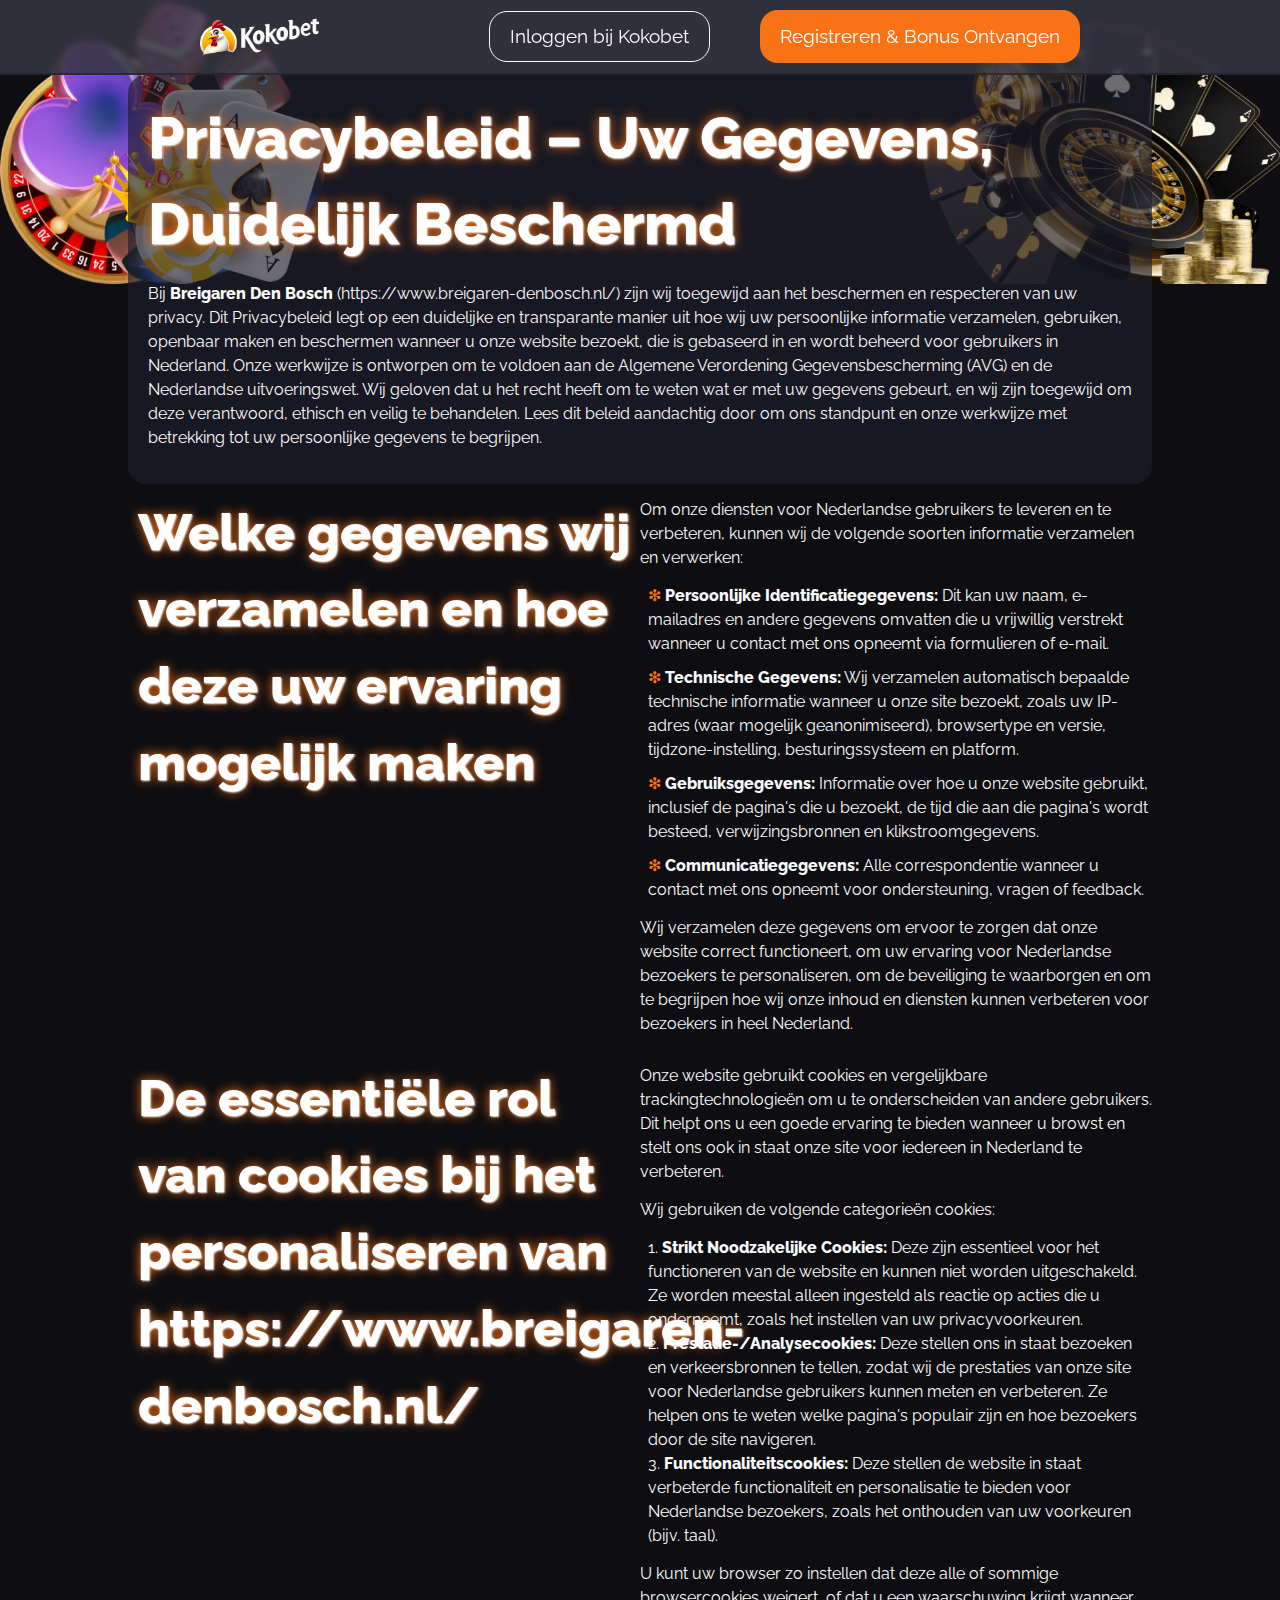
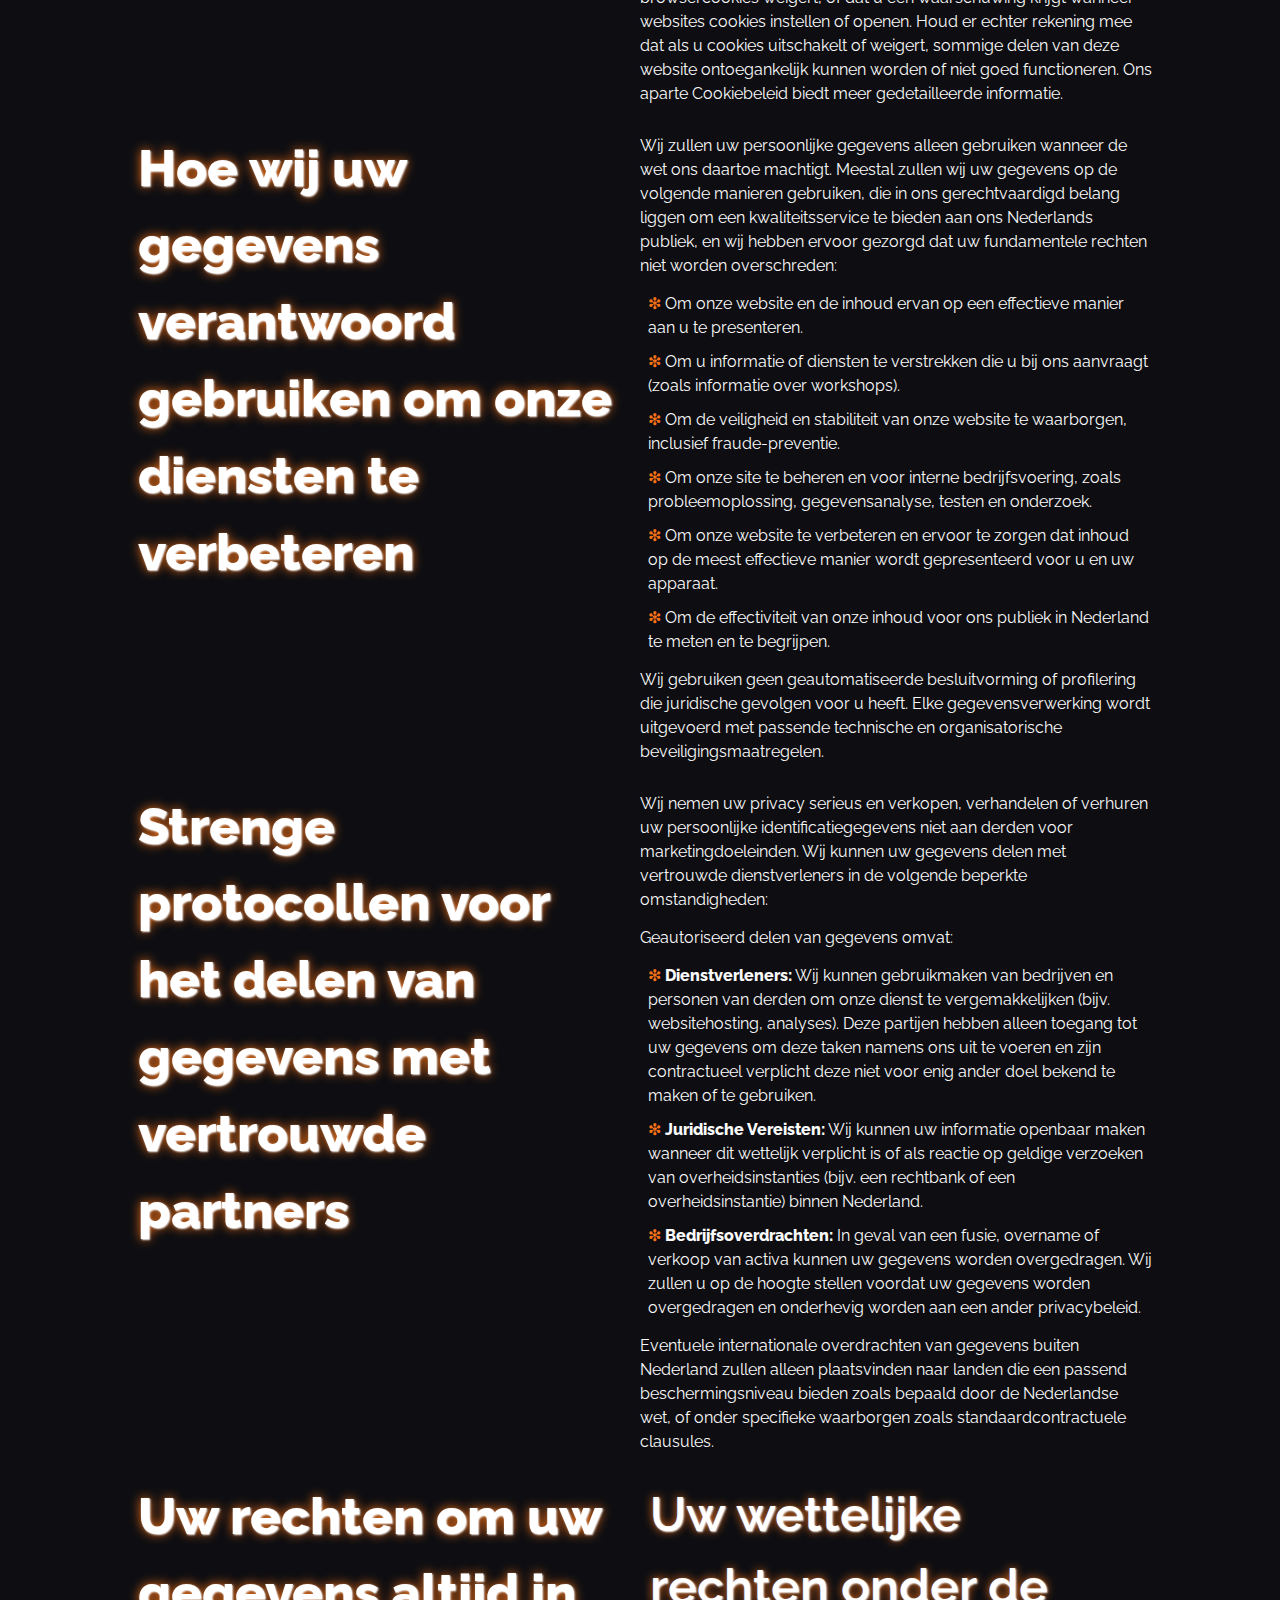
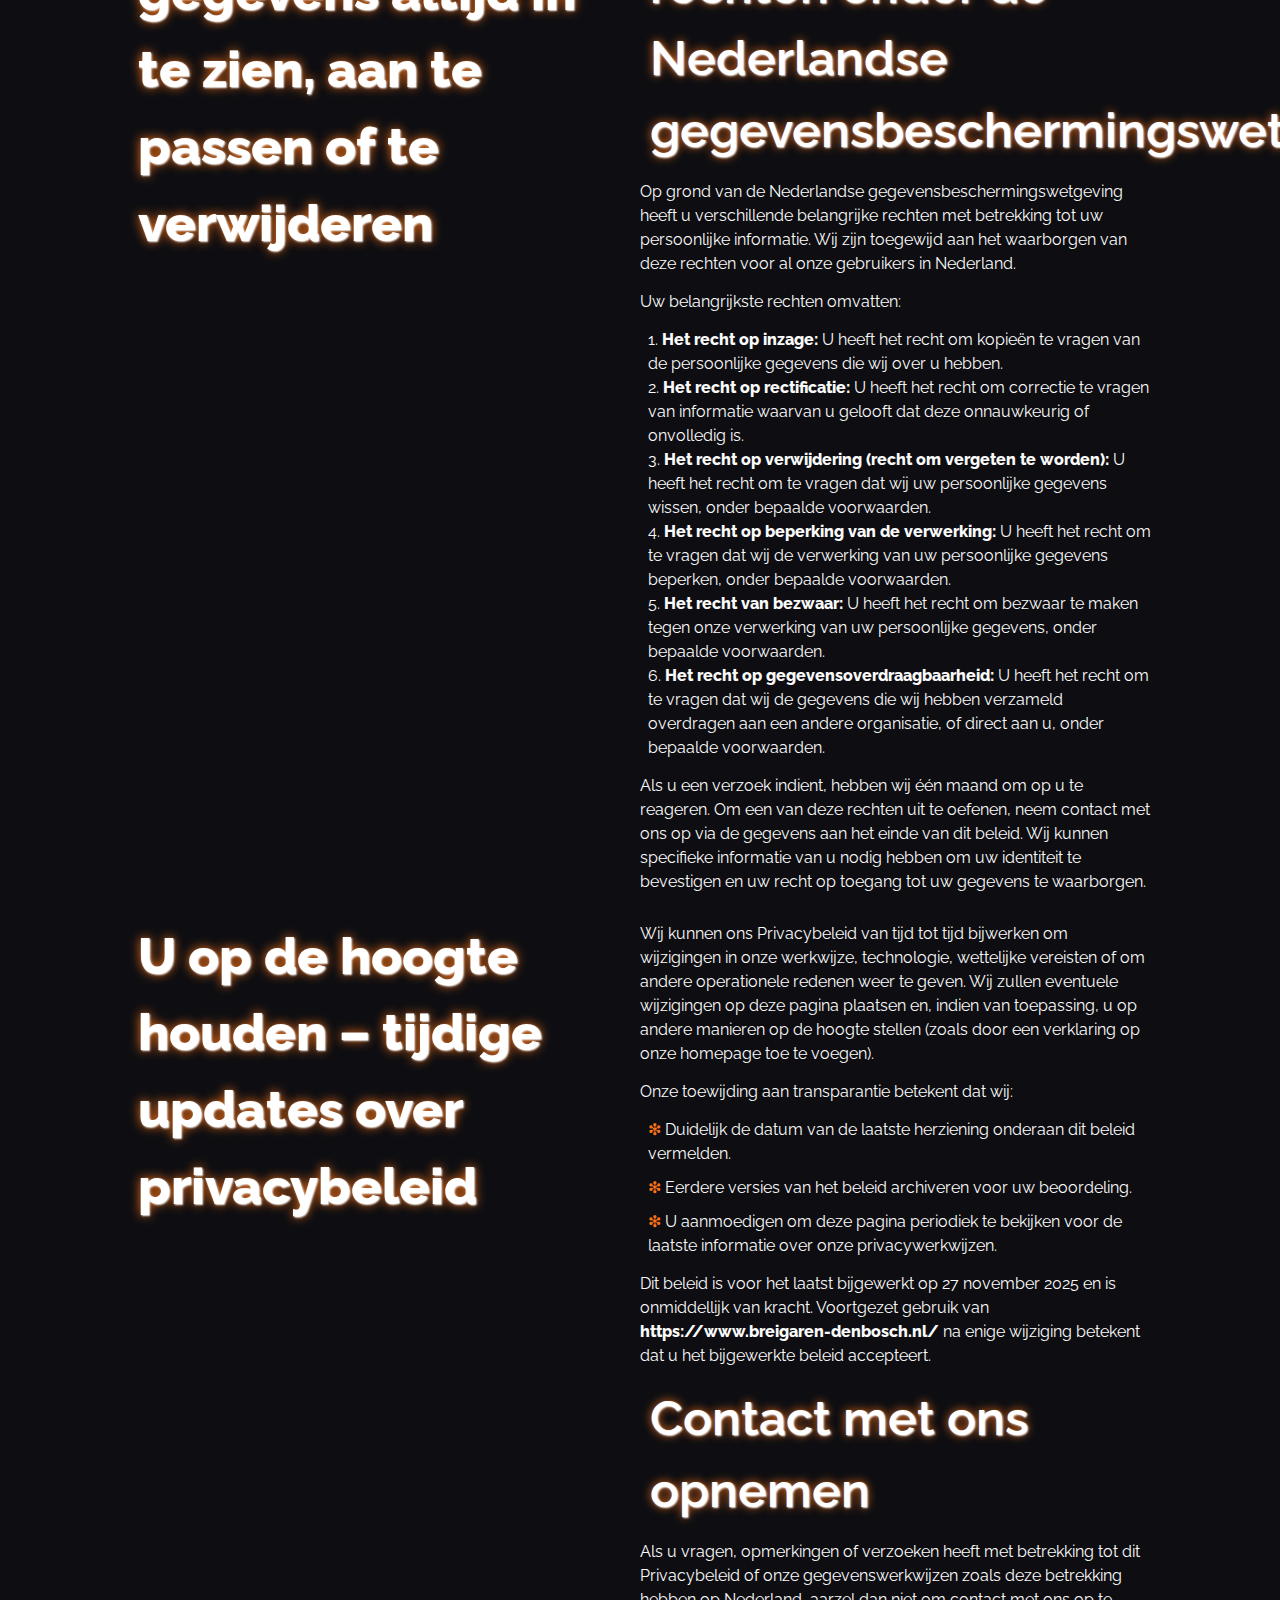
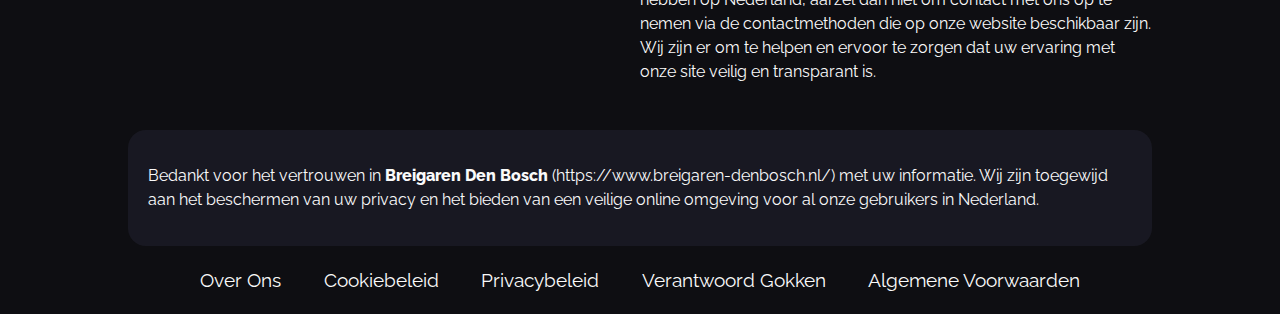
<file: privacy-policy/index.html>
<!DOCTYPE html>
<html lang="nl">

<head>
    <meta charset="UTF-8">
    <meta name="viewport" content="width=device-width, initial-scale=1.0">
    <link rel="stylesheet" href="/style.css">
    <link rel="shortcut icon" href="/favicon.ico">

    <title>Toewijding aan transparantie over privacykwesties</title>
    <meta name="description"
        content="Breigaren Den Bosch garandeert volledige transparantie in gegevensverwerking. Lees hoe wij uw informatie veilig verzamelen, beschermen en gebruiken voor een veiligere en persoonlijkere ervaring.">

    <link rel="canonical" href="https://www.breigaren-denbosch.nl/privacybeleid/">

    <link rel="apple-touch-icon" sizes="180x180" href="/favicon.ico">
    <meta name="apple-mobile-web-app-title" content="Breigaren Den Bosch Privacy">

    <meta name="twitter:card" content="summary">
    <meta name="twitter:title" content="Onze Toewijding aan Transparantie over Gegevens">
    <meta name="twitter:description"
        content="Breigaren Den Bosch zorgt voor volledige transparantie in gegevensverwerking. Lees hoe wij uw informatie veilig verzamelen, beschermen en gebruiken voor een veilige en gepersonaliseerde ervaring.">
    <meta name="twitter:image" content="https://www.breigaren-denbosch.nl/img/logo.webp">

    <meta property="og:title" content="Privacybeleid – Uw Gegevens, Duidelijk Beschermd">
    <meta property="og:type" content="website">
    <meta property="og:url" content="https://www.breigaren-denbosch.nl/privacybeleid/">
    <meta property="og:image" content="https://www.breigaren-denbosch.nl/img/logo.webp">
    <meta property="og:locale" content="nl_NL">

    <script type="application/ld+json">
        {
          "@context": "https://schema.org",
          "@type": "WebPage",
          "name": "Privacybeleid",
          "url": "https://www.breigaren-denbosch.nl/privacybeleid/",
          "description": "Het privacybeleid van Breigaren Den Bosch, waarin onze toewijding aan gegevensbescherming en gebruikersrechten in Nederland wordt uiteengezet.",
          "publisher": {
            "@type": "Organization",
            "name": "Breigaren Den Bosch",
            "logo": {
              "@type": "ImageObject",
              "url": "https://www.breigaren-denbosch.nl/img/logo.webp"
            },
            "address": {
              "@type": "PostalAddress",
              "addressLocality": "Den Bosch",
              "addressCountry": "NL"
            }
          }
        }
        </script>
</head>

<body>
    <header>
        <div class="logo">
            <a href="/"><img src="/img/logo.webp" alt="Breigaren Den Bosch Logo" width="160" height="80"></a>
        </div>
        <div class="header-btn">
            <a href="/play/" rel="nofollow" class="white-btn">Inloggen bij Kokobet</a>
            <a href="/play/" rel="nofollow" class="green-btn">Registreren & Bonus Ontvangen</a>
        </div>
    </header>

    <main>
        <div class="wraper">
            <div class="promo">
                <h1>Privacybeleid – Uw Gegevens, Duidelijk Beschermd</h1>

                <p class="txt">
                    Bij <strong>Breigaren Den Bosch</strong> (https://www.breigaren-denbosch.nl/) zijn wij toegewijd aan
                    het beschermen en respecteren van uw privacy. Dit Privacybeleid legt op een duidelijke en
                    transparante manier uit hoe wij uw persoonlijke informatie verzamelen, gebruiken, openbaar maken en
                    beschermen wanneer u onze website bezoekt, die is gebaseerd in en wordt beheerd voor gebruikers in
                    Nederland. Onze werkwijze is ontworpen om te voldoen aan de Algemene Verordening Gegevensbescherming
                    (AVG) en de Nederlandse uitvoeringswet. Wij geloven dat u het recht heeft om te weten wat er met uw
                    gegevens gebeurt, en wij zijn toegewijd om deze verantwoord, ethisch en veilig te behandelen. Lees
                    dit beleid aandachtig door om ons standpunt en onze werkwijze met betrekking tot uw persoonlijke
                    gegevens te begrijpen.
                </p>
            </div>

            <div class="flex">
                <div class="flex-content">
                    <h2>Welke gegevens wij verzamelen en hoe deze uw ervaring mogelijk maken</h2>
                </div>
                <div class="flex-content">
                    <p class="txt">
                        Om onze diensten voor Nederlandse gebruikers te leveren en te verbeteren, kunnen wij de volgende
                        soorten informatie verzamelen en verwerken:
                    </p>

                    <ul>
                        <li><strong>Persoonlijke Identificatiegegevens:</strong> Dit kan uw naam, e-mailadres en andere
                            gegevens omvatten die u vrijwillig verstrekt wanneer u contact met ons opneemt via
                            formulieren of e-mail.</li>
                        <li><strong>Technische Gegevens:</strong> Wij verzamelen automatisch bepaalde technische
                            informatie wanneer u onze site bezoekt, zoals uw IP-adres (waar mogelijk geanonimiseerd),
                            browsertype en versie, tijdzone-instelling, besturingssysteem en platform.</li>
                        <li><strong>Gebruiksgegevens:</strong> Informatie over hoe u onze website gebruikt, inclusief de
                            pagina's die u bezoekt, de tijd die aan die pagina's wordt besteed, verwijzingsbronnen en
                            klikstroomgegevens.</li>
                        <li><strong>Communicatiegegevens:</strong> Alle correspondentie wanneer u contact met ons
                            opneemt voor ondersteuning, vragen of feedback.</li>
                    </ul>

                    <p class="txt">
                        Wij verzamelen deze gegevens om ervoor te zorgen dat onze website correct functioneert, om uw
                        ervaring voor Nederlandse bezoekers te personaliseren, om de beveiliging te waarborgen en om te
                        begrijpen hoe wij onze inhoud en diensten kunnen verbeteren voor bezoekers in heel Nederland.
                    </p>
                </div>
            </div>

            <div class="flex">
                <div class="flex-content">
                    <h2>De essentiële rol van cookies bij het personaliseren van https://www.breigaren-denbosch.nl/</h2>
                </div>

                <div class="flex-content">
                    <p class="txt">
                        Onze website gebruikt cookies en vergelijkbare trackingtechnologieën om u te onderscheiden van
                        andere gebruikers. Dit helpt ons u een goede ervaring te bieden wanneer u browst en stelt ons
                        ook in staat onze site voor iedereen in Nederland te verbeteren.
                    </p>

                    <p class="txt">Wij gebruiken de volgende categorieën cookies:</p>

                    <ol>
                        <li><strong>Strikt Noodzakelijke Cookies:</strong> Deze zijn essentieel voor het functioneren
                            van de website en kunnen niet worden uitgeschakeld. Ze worden meestal alleen ingesteld als
                            reactie op acties die u onderneemt, zoals het instellen van uw privacyvoorkeuren.</li>
                        <li><strong>Prestatie-/Analysecookies:</strong> Deze stellen ons in staat bezoeken en
                            verkeersbronnen te tellen, zodat wij de prestaties van onze site voor Nederlandse gebruikers
                            kunnen meten en verbeteren. Ze helpen ons te weten welke pagina's populair zijn en hoe
                            bezoekers door de site navigeren.</li>
                        <li><strong>Functionaliteitscookies:</strong> Deze stellen de website in staat verbeterde
                            functionaliteit en personalisatie te bieden voor Nederlandse bezoekers, zoals het onthouden
                            van uw voorkeuren (bijv. taal).</li>
                    </ol>

                    <p class="txt">
                        U kunt uw browser zo instellen dat deze alle of sommige browsercookies weigert, of dat u een
                        waarschuwing krijgt wanneer websites cookies instellen of openen. Houd er echter rekening mee
                        dat als u cookies uitschakelt of weigert, sommige delen van deze website ontoegankelijk kunnen
                        worden of niet goed functioneren. Ons aparte <a href="/cookiebeleid/">Cookiebeleid</a> biedt
                        meer gedetailleerde informatie.
                    </p>
                </div>
            </div>

            <div class="flex">
                <div class="flex-content">
                    <h2>Hoe wij uw gegevens verantwoord gebruiken om onze diensten te verbeteren</h2>
                </div>

                <div class="flex-content">
                    <p class="txt">
                        Wij zullen uw persoonlijke gegevens alleen gebruiken wanneer de wet ons daartoe machtigt.
                        Meestal zullen wij uw gegevens op de volgende manieren gebruiken, die in ons gerechtvaardigd
                        belang liggen om een kwaliteitsservice te bieden aan ons Nederlands publiek, en wij hebben
                        ervoor gezorgd dat uw fundamentele rechten niet worden overschreden:
                    </p>

                    <ul>
                        <li>Om onze website en de inhoud ervan op een effectieve manier aan u te presenteren.</li>
                        <li>Om u informatie of diensten te verstrekken die u bij ons aanvraagt (zoals informatie over
                            workshops).</li>
                        <li>Om de veiligheid en stabiliteit van onze website te waarborgen, inclusief fraude-preventie.
                        </li>
                        <li>Om onze site te beheren en voor interne bedrijfsvoering, zoals probleemoplossing,
                            gegevensanalyse, testen en onderzoek.</li>
                        <li>Om onze website te verbeteren en ervoor te zorgen dat inhoud op de meest effectieve manier
                            wordt gepresenteerd voor u en uw apparaat.</li>
                        <li>Om de effectiviteit van onze inhoud voor ons publiek in Nederland te meten en te begrijpen.
                        </li>
                    </ul>

                    <p class="txt">
                        Wij gebruiken geen geautomatiseerde besluitvorming of profilering die juridische gevolgen voor u
                        heeft. Elke gegevensverwerking wordt uitgevoerd met passende technische en organisatorische
                        beveiligingsmaatregelen.
                    </p>
                </div>
            </div>

            <div class="flex">
                <div class="flex-content">
                    <h2>Strenge protocollen voor het delen van gegevens met vertrouwde partners</h2>
                </div>

                <div class="flex-content">
                    <p class="txt">
                        Wij nemen uw privacy serieus en verkopen, verhandelen of verhuren uw persoonlijke
                        identificatiegegevens niet aan derden voor marketingdoeleinden. Wij kunnen uw gegevens delen met
                        vertrouwde dienstverleners in de volgende beperkte omstandigheden:
                    </p>

                    <p class="txt">Geautoriseerd delen van gegevens omvat:</p>

                    <ul>
                        <li><strong>Dienstverleners:</strong> Wij kunnen gebruikmaken van bedrijven en personen van
                            derden om onze dienst te vergemakkelijken (bijv. websitehosting, analyses). Deze partijen
                            hebben alleen toegang tot uw gegevens om deze taken namens ons uit te voeren en zijn
                            contractueel verplicht deze niet voor enig ander doel bekend te maken of te gebruiken.</li>
                        <li><strong>Juridische Vereisten:</strong> Wij kunnen uw informatie openbaar maken wanneer dit
                            wettelijk verplicht is of als reactie op geldige verzoeken van overheidsinstanties (bijv.
                            een rechtbank of een overheidsinstantie) binnen Nederland.</li>
                        <li><strong>Bedrijfsoverdrachten:</strong> In geval van een fusie, overname of verkoop van
                            activa kunnen uw gegevens worden overgedragen. Wij zullen u op de hoogte stellen voordat uw
                            gegevens worden overgedragen en onderhevig worden aan een ander privacybeleid.</li>
                    </ul>

                    <p class="txt">
                        Eventuele internationale overdrachten van gegevens buiten Nederland zullen alleen plaatsvinden
                        naar landen die een passend beschermingsniveau bieden zoals bepaald door de Nederlandse wet, of
                        onder specifieke waarborgen zoals standaardcontractuele clausules.
                    </p>
                </div>
            </div>

            <div class="flex">
                <div class="flex-content">
                    <h2>Uw rechten om uw gegevens altijd in te zien, aan te passen of te verwijderen</h2>
                </div>

                <div class="flex-content">
                    <h3>Uw wettelijke rechten onder de Nederlandse gegevensbeschermingswet</h3>

                    <p class="txt">
                        Op grond van de Nederlandse gegevensbeschermingswetgeving heeft u verschillende belangrijke
                        rechten met betrekking tot uw persoonlijke informatie. Wij zijn toegewijd aan het waarborgen van
                        deze rechten voor al onze gebruikers in Nederland.
                    </p>

                    <p class="txt">Uw belangrijkste rechten omvatten:</p>

                    <ol>
                        <li><strong>Het recht op inzage:</strong> U heeft het recht om kopieën te vragen van de
                            persoonlijke gegevens die wij over u hebben.</li>
                        <li><strong>Het recht op rectificatie:</strong> U heeft het recht om correctie te vragen van
                            informatie waarvan u gelooft dat deze onnauwkeurig of onvolledig is.</li>
                        <li><strong>Het recht op verwijdering (recht om vergeten te worden):</strong> U heeft het recht
                            om te vragen dat wij uw persoonlijke gegevens wissen, onder bepaalde voorwaarden.</li>
                        <li><strong>Het recht op beperking van de verwerking:</strong> U heeft het recht om te vragen
                            dat wij de verwerking van uw persoonlijke gegevens beperken, onder bepaalde voorwaarden.
                        </li>
                        <li><strong>Het recht van bezwaar:</strong> U heeft het recht om bezwaar te maken tegen onze
                            verwerking van uw persoonlijke gegevens, onder bepaalde voorwaarden.</li>
                        <li><strong>Het recht op gegevensoverdraagbaarheid:</strong> U heeft het recht om te vragen dat
                            wij de gegevens die wij hebben verzameld overdragen aan een andere organisatie, of direct
                            aan u, onder bepaalde voorwaarden.</li>
                    </ol>

                    <p class="txt">
                        Als u een verzoek indient, hebben wij één maand om op u te reageren. Om een van deze rechten uit
                        te oefenen, neem contact met ons op via de gegevens aan het einde van dit beleid. Wij kunnen
                        specifieke informatie van u nodig hebben om uw identiteit te bevestigen en uw recht op toegang
                        tot uw gegevens te waarborgen.
                    </p>
                </div>
            </div>

            <div class="flex">
                <div class="flex-content">
                    <h2>U op de hoogte houden – tijdige updates over privacybeleid</h2>
                </div>

                <div class="flex-content">
                    <p class="txt">
                        Wij kunnen ons Privacybeleid van tijd tot tijd bijwerken om wijzigingen in onze werkwijze,
                        technologie, wettelijke vereisten of om andere operationele redenen weer te geven. Wij zullen
                        eventuele wijzigingen op deze pagina plaatsen en, indien van toepassing, u op andere manieren op
                        de hoogte stellen (zoals door een verklaring op onze homepage toe te voegen).
                    </p>

                    <p class="txt">Onze toewijding aan transparantie betekent dat wij:</p>

                    <ul>
                        <li>Duidelijk de datum van de laatste herziening onderaan dit beleid vermelden.</li>
                        <li>Eerdere versies van het beleid archiveren voor uw beoordeling.</li>
                        <li>U aanmoedigen om deze pagina periodiek te bekijken voor de laatste informatie over onze
                            privacywerkwijzen.</li>
                    </ul>

                    <p class="txt">
                        Dit beleid is voor het laatst bijgewerkt op 27 november 2025 en is onmiddellijk van kracht.
                        Voortgezet gebruik van <strong>https://www.breigaren-denbosch.nl/</strong> na enige wijziging
                        betekent dat u het bijgewerkte beleid accepteert.
                    </p>

                    <h3>Contact met ons opnemen</h3>

                    <p class="txt">
                        Als u vragen, opmerkingen of verzoeken heeft met betrekking tot dit Privacybeleid of onze
                        gegevenswerkwijzen zoals deze betrekking hebben op Nederland, aarzel dan niet om contact met ons
                        op te nemen via de contactmethoden die op onze website beschikbaar zijn. Wij zijn er om te
                        helpen en ervoor te zorgen dat uw ervaring met onze site veilig en transparant is.
                    </p>
                </div>
            </div>

            <div class="promo" style="margin-top: 2rem;">
                <p class="txt">
                    Bedankt voor het vertrouwen in <strong>Breigaren Den Bosch</strong>
                    (https://www.breigaren-denbosch.nl/) met uw informatie. Wij zijn toegewijd aan het beschermen van uw
                    privacy en het bieden van een veilige online omgeving voor al onze gebruikers in Nederland.
                </p>
            </div>
        </div>
    </main>

    <footer>
        <div class="flex">
            <a href="/about-us/">Over Ons</a>
            <a href="/cookie-policy/">Cookiebeleid</a>
            <a href="/privacy-policy/">Privacybeleid</a>
            <a href="/responsible-gambling/">Verantwoord Gokken</a>
            <a href="/terms-and-conditions/">Algemene Voorwaarden</a>
        </div>
    </footer>

</body>

</html>
</file>
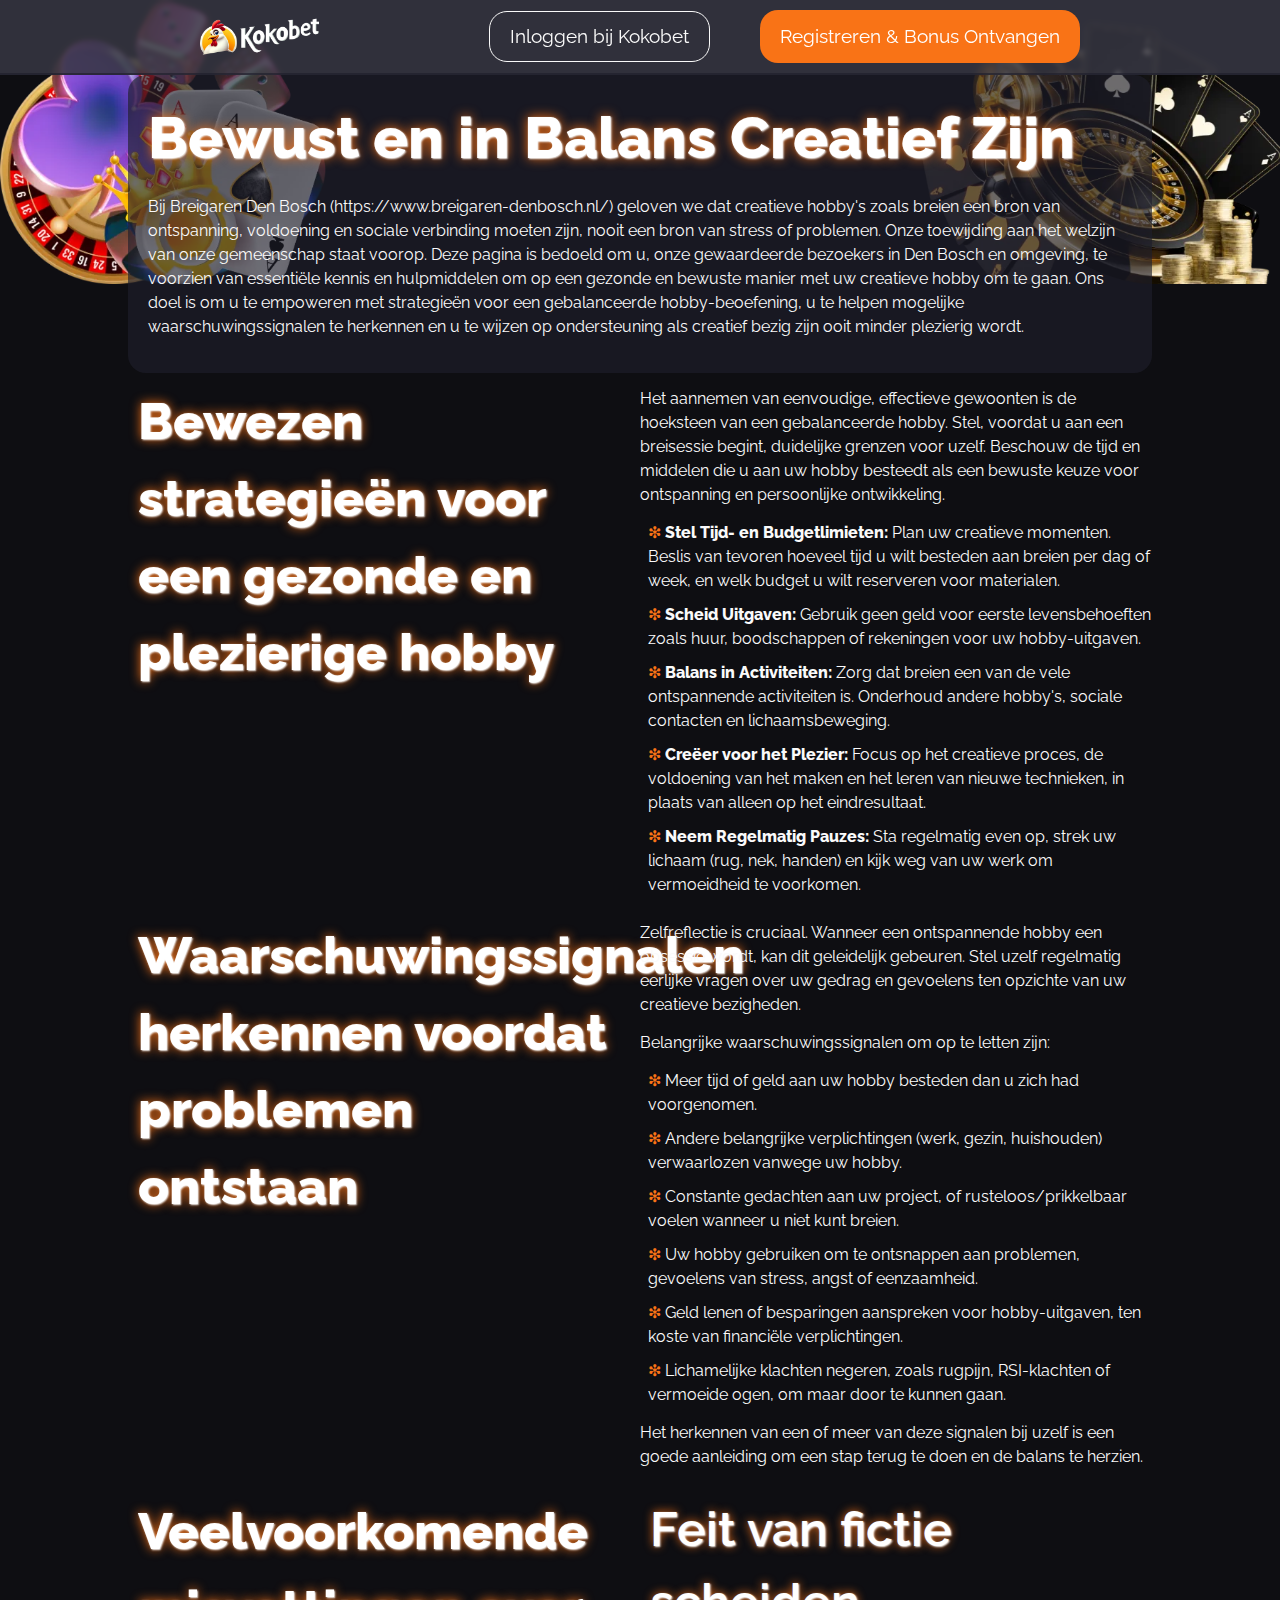
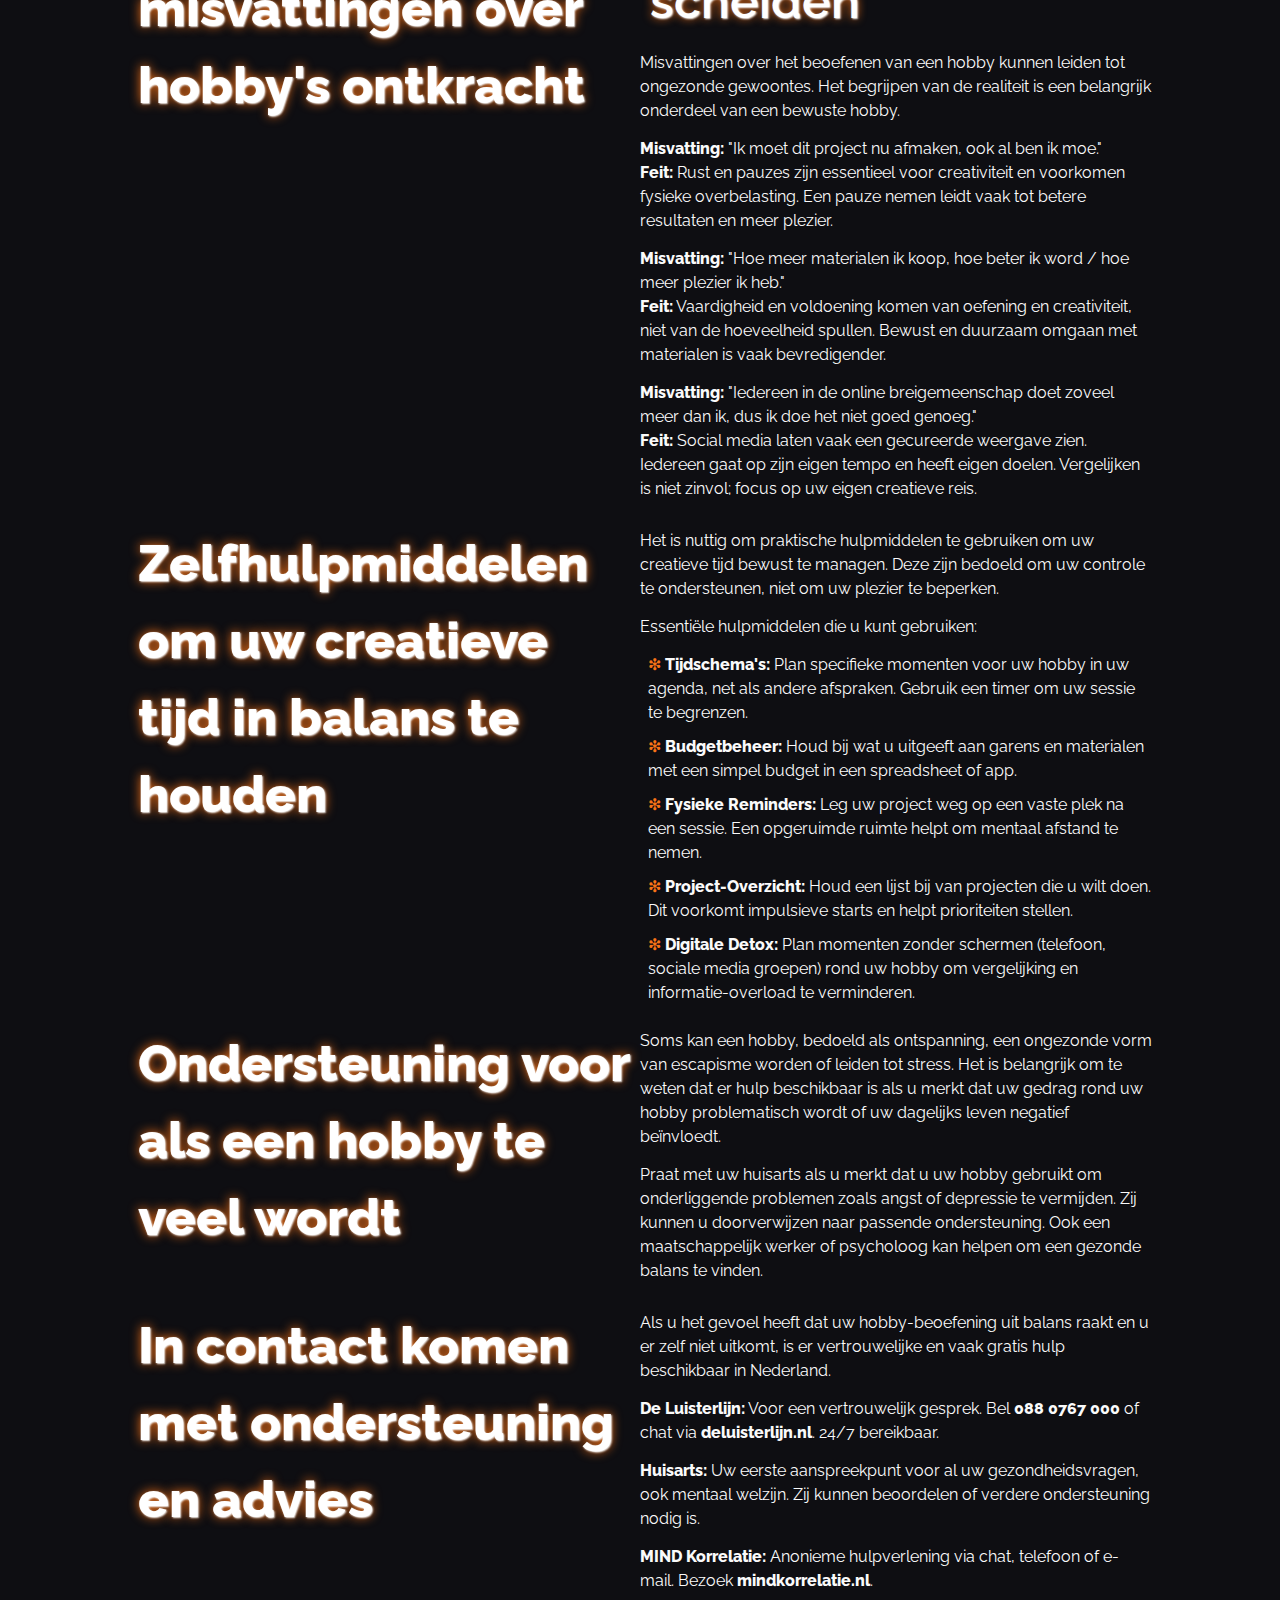
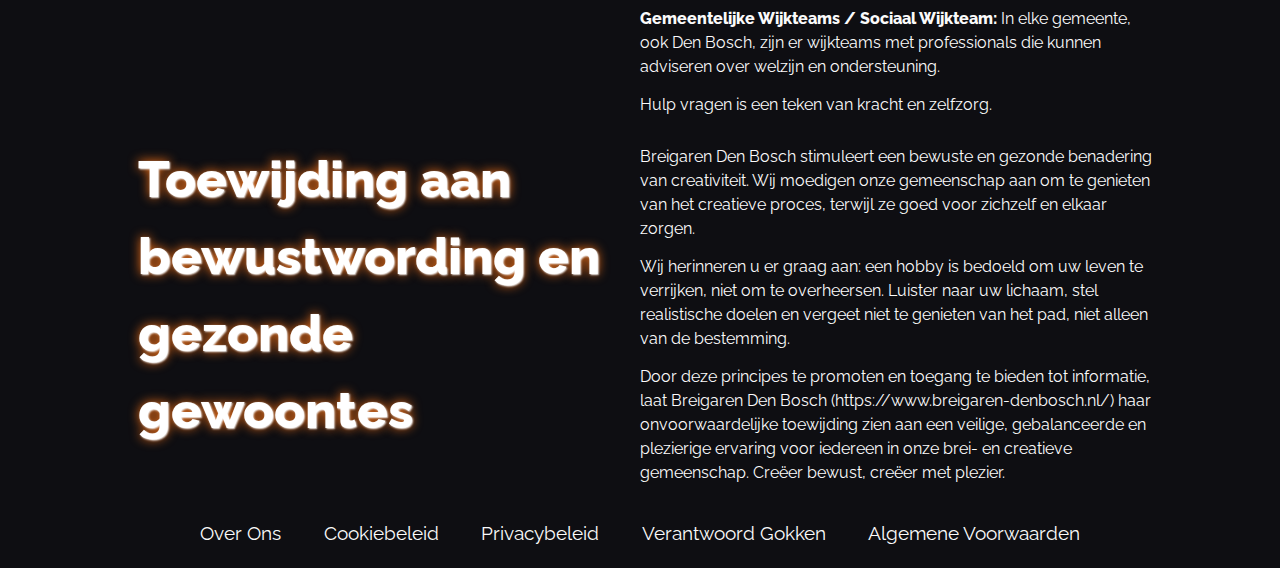
<file: responsible-gambling/index.html>
<!DOCTYPE html>
<html lang="nl">

<head>
    <meta charset="UTF-8">
    <meta name="viewport" content="width=device-width, initial-scale=1.0">
    <link rel="stylesheet" href="/style.css">
    <link rel="shortcut icon" href="/favicon.ico">

    <title>Verantwoord Creatief Bezig Zijn - Breien met Balans</title>
    <meta name="description"
        content="Breigaren Den Bosch helpt je bewust en met plezier te breien. Leer hoe je je creatieve tijd beheert, voorkom overmatig bezig zijn en vind balans in je hobby.">

    <link rel="canonical" href="https://www.breigaren-denbosch.nl/disclaimer/">

    <link rel="apple-touch-icon" sizes="180x180" href="/favicon.ico">
    <meta name="apple-mobile-web-app-title" content="Breigaren Den Bosch">

    <meta name="twitter:card" content="summary">
    <meta name="twitter:title" content="Verantwoord Creatief Bezig Zijn">
    <meta name="twitter:description"
        content="Breigaren Den Bosch helpt je bewust en met plezier te breien. Leer hoe je je creatieve tijd beheert, voorkom overmatig bezig zijn en vind balans in je hobby.">

    <meta property="og:title" content="Verantwoord Creatief Bezig Zijn">
    <meta property="og:type" content="website">
    <meta property="og:url" content="https://www.breigaren-denbosch.nl/disclaimer/">
    <meta property="og:locale" content="nl_NL">

</head>

<body>
    <header>
        <div class="logo">
            <a href="/"><img src="/img/logo.webp" alt="Officieel logo van Breigaren Den Bosch" width="160"
                    height="80"></a>
        </div>
        <div class="header-btn">
            <a href="/play/" rel="nofollow" class="white-btn">Inloggen bij Kokobet</a>
            <a href="/play/" rel="nofollow" class="green-btn">Registreren & Bonus Ontvangen</a>
        </div>
    </header>

    <main>
        <div class="wraper">
            <div class="promo">
                <h1>Bewust en in Balans Creatief Zijn</h1>

                <p class="txt">
                    Bij Breigaren Den Bosch (https://www.breigaren-denbosch.nl/) geloven we dat creatieve hobby's zoals
                    breien een bron van ontspanning, voldoening en sociale verbinding moeten zijn, nooit een bron van
                    stress of problemen. Onze toewijding aan het welzijn van onze gemeenschap staat voorop. Deze pagina
                    is bedoeld om u, onze gewaardeerde bezoekers in Den Bosch en omgeving, te voorzien van essentiële
                    kennis en hulpmiddelen om op een gezonde en bewuste manier met uw creatieve hobby om te gaan. Ons
                    doel is om u te empoweren met strategieën voor een gebalanceerde hobby-beoefening, u te helpen
                    mogelijke waarschuwingssignalen te herkennen en u te wijzen op ondersteuning als creatief bezig zijn
                    ooit minder plezierig wordt.
                </p>

            </div>

            <div class="flex">
                <div class="flex-content">
                    <h2>Bewezen strategieën voor een gezonde en plezierige hobby</h2>
                </div>
                <div class="flex-content">
                    <p class="txt">
                        Het aannemen van eenvoudige, effectieve gewoonten is de hoeksteen van een gebalanceerde hobby.
                        Stel, voordat u aan een breisessie begint, duidelijke grenzen voor uzelf. Beschouw de tijd en
                        middelen die u aan uw hobby besteedt als een bewuste keuze voor ontspanning en persoonlijke
                        ontwikkeling.
                    </p>

                    <ul>
                        <li><strong>Stel Tijd- en Budgetlimieten:</strong> Plan uw creatieve momenten. Beslis van
                            tevoren hoeveel tijd u wilt besteden aan breien per dag of week, en welk budget u wilt
                            reserveren voor materialen.</li>
                        <li><strong>Scheid Uitgaven:</strong> Gebruik geen geld voor eerste levensbehoeften zoals huur,
                            boodschappen of rekeningen voor uw hobby-uitgaven.</li>
                        <li><strong>Balans in Activiteiten:</strong> Zorg dat breien een van de vele ontspannende
                            activiteiten is. Onderhoud andere hobby's, sociale contacten en lichaamsbeweging.</li>
                        <li><strong>Creëer voor het Plezier:</strong> Focus op het creatieve proces, de voldoening van
                            het maken en het leren van nieuwe technieken, in plaats van alleen op het eindresultaat.
                        </li>
                        <li><strong>Neem Regelmatig Pauzes:</strong> Sta regelmatig even op, strek uw lichaam (rug, nek,
                            handen) en kijk weg van uw werk om vermoeidheid te voorkomen.</li>
                    </ul>
                </div>
            </div>

            <div class="flex">
                <div class="flex-content">
                    <h2>Waarschuwingssignalen herkennen voordat problemen ontstaan</h2>
                </div>
                <div class="flex-content">
                    <p class="txt">
                        Zelfreflectie is cruciaal. Wanneer een ontspannende hobby een obsessie wordt, kan dit
                        geleidelijk gebeuren. Stel uzelf regelmatig eerlijke vragen over uw gedrag en gevoelens ten
                        opzichte van uw creatieve bezigheden.
                    </p>

                    <p class="txt">Belangrijke waarschuwingssignalen om op te letten zijn:</p>

                    <ul>
                        <li>Meer tijd of geld aan uw hobby besteden dan u zich had voorgenomen.</li>
                        <li>Andere belangrijke verplichtingen (werk, gezin, huishouden) verwaarlozen vanwege uw hobby.
                        </li>
                        <li>Constante gedachten aan uw project, of rusteloos/prikkelbaar voelen wanneer u niet kunt
                            breien.</li>
                        <li>Uw hobby gebruiken om te ontsnappen aan problemen, gevoelens van stress, angst of
                            eenzaamheid.</li>
                        <li>Geld lenen of besparingen aanspreken voor hobby-uitgaven, ten koste van financiële
                            verplichtingen.</li>
                        <li>Lichamelijke klachten negeren, zoals rugpijn, RSI-klachten of vermoeide ogen, om maar door
                            te kunnen gaan.</li>
                    </ul>

                    <p class="txt">Het herkennen van een of meer van deze signalen bij uzelf is een goede aanleiding om
                        een stap terug te doen en de balans te herzien.</p>
                </div>
            </div>

            <div class="flex">
                <div class="flex-content">
                    <h2>Veelvoorkomende misvattingen over hobby's ontkracht</h2>
                </div>
                <div class="flex-content">
                    <h3>Feit van fictie scheiden</h3>

                    <p class="txt">
                        Misvattingen over het beoefenen van een hobby kunnen leiden tot ongezonde gewoontes. Het
                        begrijpen van de realiteit is een belangrijk onderdeel van een bewuste hobby.
                    </p>

                    <p class="txt"><strong>Misvatting:</strong> "Ik moet dit project nu afmaken, ook al ben ik moe."<br>
                        <strong>Feit:</strong> Rust en pauzes zijn essentieel voor creativiteit en voorkomen fysieke
                        overbelasting. Een pauze nemen leidt vaak tot betere resultaten en meer plezier.
                    </p>

                    <p class="txt"><strong>Misvatting:</strong> "Hoe meer materialen ik koop, hoe beter ik word / hoe
                        meer plezier ik heb."<br>
                        <strong>Feit:</strong> Vaardigheid en voldoening komen van oefening en creativiteit, niet van de
                        hoeveelheid spullen. Bewust en duurzaam omgaan met materialen is vaak bevredigender.
                    </p>

                    <p class="txt"><strong>Misvatting:</strong> "Iedereen in de online breigemeenschap doet zoveel meer
                        dan ik, dus ik doe het niet goed genoeg."<br>
                        <strong>Feit:</strong> Social media laten vaak een gecureerde weergave zien. Iedereen gaat op
                        zijn eigen tempo en heeft eigen doelen. Vergelijken is niet zinvol; focus op uw eigen creatieve
                        reis.
                    </p>
                </div>
            </div>

            <div class="flex">
                <div class="flex-content">
                    <h2>Zelfhulpmiddelen om uw creatieve tijd in balans te houden</h2>
                </div>
                <div class="flex-content">
                    <p class="txt">
                        Het is nuttig om praktische hulpmiddelen te gebruiken om uw creatieve tijd bewust te managen.
                        Deze zijn bedoeld om uw controle te ondersteunen, niet om uw plezier te beperken.
                    </p>

                    <p class="txt">Essentiële hulpmiddelen die u kunt gebruiken:</p>

                    <ul>
                        <li><strong>Tijdschema's:</strong> Plan specifieke momenten voor uw hobby in uw agenda, net als
                            andere afspraken. Gebruik een timer om uw sessie te begrenzen.</li>
                        <li><strong>Budgetbeheer:</strong> Houd bij wat u uitgeeft aan garens en materialen met een
                            simpel budget in een spreadsheet of app.</li>
                        <li><strong>Fysieke Reminders:</strong> Leg uw project weg op een vaste plek na een sessie. Een
                            opgeruimde ruimte helpt om mentaal afstand te nemen.</li>
                        <li><strong>Project-Overzicht:</strong> Houd een lijst bij van projecten die u wilt doen. Dit
                            voorkomt impulsieve starts en helpt prioriteiten stellen.</li>
                        <li><strong>Digitale Detox:</strong> Plan momenten zonder schermen (telefoon, sociale media
                            groepen) rond uw hobby om vergelijking en informatie-overload te verminderen.</li>
                    </ul>
                </div>
            </div>

            <div class="flex">
                <div class="flex-content">
                    <h2>Ondersteuning voor als een hobby te veel wordt</h2>
                </div>
                <div class="flex-content">
                    <p class="txt">
                        Soms kan een hobby, bedoeld als ontspanning, een ongezonde vorm van escapisme worden of leiden
                        tot stress. Het is belangrijk om te weten dat er hulp beschikbaar is als u merkt dat uw gedrag
                        rond uw hobby problematisch wordt of uw dagelijks leven negatief beïnvloedt.
                    </p>

                    <p class="txt">
                        Praat met uw huisarts als u merkt dat u uw hobby gebruikt om onderliggende problemen zoals angst
                        of depressie te vermijden. Zij kunnen u doorverwijzen naar passende ondersteuning. Ook een
                        maatschappelijk werker of psycholoog kan helpen om een gezonde balans te vinden.
                    </p>
                </div>
            </div>

            <div class="flex">
                <div class="flex-content">
                    <h2>In contact komen met ondersteuning en advies</h2>
                </div>
                <div class="flex-content">
                    <p class="txt">
                        Als u het gevoel heeft dat uw hobby-beoefening uit balans raakt en u er zelf niet uitkomt, is er
                        vertrouwelijke en vaak gratis hulp beschikbaar in Nederland.
                    </p>

                    <p class="txt"><strong>De Luisterlijn:</strong> Voor een vertrouwelijk gesprek. Bel <strong>088 0767
                            000</strong> of chat via <strong>deluisterlijn.nl</strong>. 24/7 bereikbaar.</p>
                    <p class="txt"><strong>Huisarts:</strong> Uw eerste aanspreekpunt voor al uw gezondheidsvragen, ook
                        mentaal welzijn. Zij kunnen beoordelen of verdere ondersteuning nodig is.</p>
                    <p class="txt"><strong>MIND Korrelatie:</strong> Anonieme hulpverlening via chat, telefoon of
                        e-mail. Bezoek <strong>mindkorrelatie.nl</strong>.</p>
                    <p class="txt"><strong>Gemeentelijke Wijkteams / Sociaal Wijkteam:</strong> In elke gemeente, ook
                        Den Bosch, zijn er wijkteams met professionals die kunnen adviseren over welzijn en
                        ondersteuning.</p>

                    <p class="txt">Hulp vragen is een teken van kracht en zelfzorg.</p>
                </div>
            </div>

            <div class="flex">
                <div class="flex-content">
                    <h2>Toewijding aan bewustwording en gezonde gewoontes</h2>
                </div>
                <div class="flex-content">
                    <p class="txt">
                        Breigaren Den Bosch stimuleert een bewuste en gezonde benadering van creativiteit. Wij moedigen
                        onze gemeenschap aan om te genieten van het creatieve proces, terwijl ze goed voor zichzelf en
                        elkaar zorgen.
                    </p>

                    <p class="txt">
                        Wij herinneren u er graag aan: een hobby is bedoeld om uw leven te verrijken, niet om te
                        overheersen. Luister naar uw lichaam, stel realistische doelen en vergeet niet te genieten van
                        het pad, niet alleen van de bestemming.
                    </p>

                    <p class="txt">
                        Door deze principes te promoten en toegang te bieden tot informatie, laat Breigaren Den Bosch
                        (https://www.breigaren-denbosch.nl/) haar onvoorwaardelijke toewijding zien aan een veilige,
                        gebalanceerde en plezierige ervaring voor iedereen in onze brei- en creatieve gemeenschap.
                        Creëer bewust, creëer met plezier.
                    </p>
                </div>
            </div>

        </div>
    </main>

    <footer>
        <div class="flex">
            <a href="/about-us/">Over Ons</a>
            <a href="/cookie-policy/">Cookiebeleid</a>
            <a href="/privacy-policy/">Privacybeleid</a>
            <a href="/responsible-gambling/">Verantwoord Gokken</a>
            <a href="/terms-and-conditions/">Algemene Voorwaarden</a>
        </div>

    </footer>

</body>

</html>
</file>
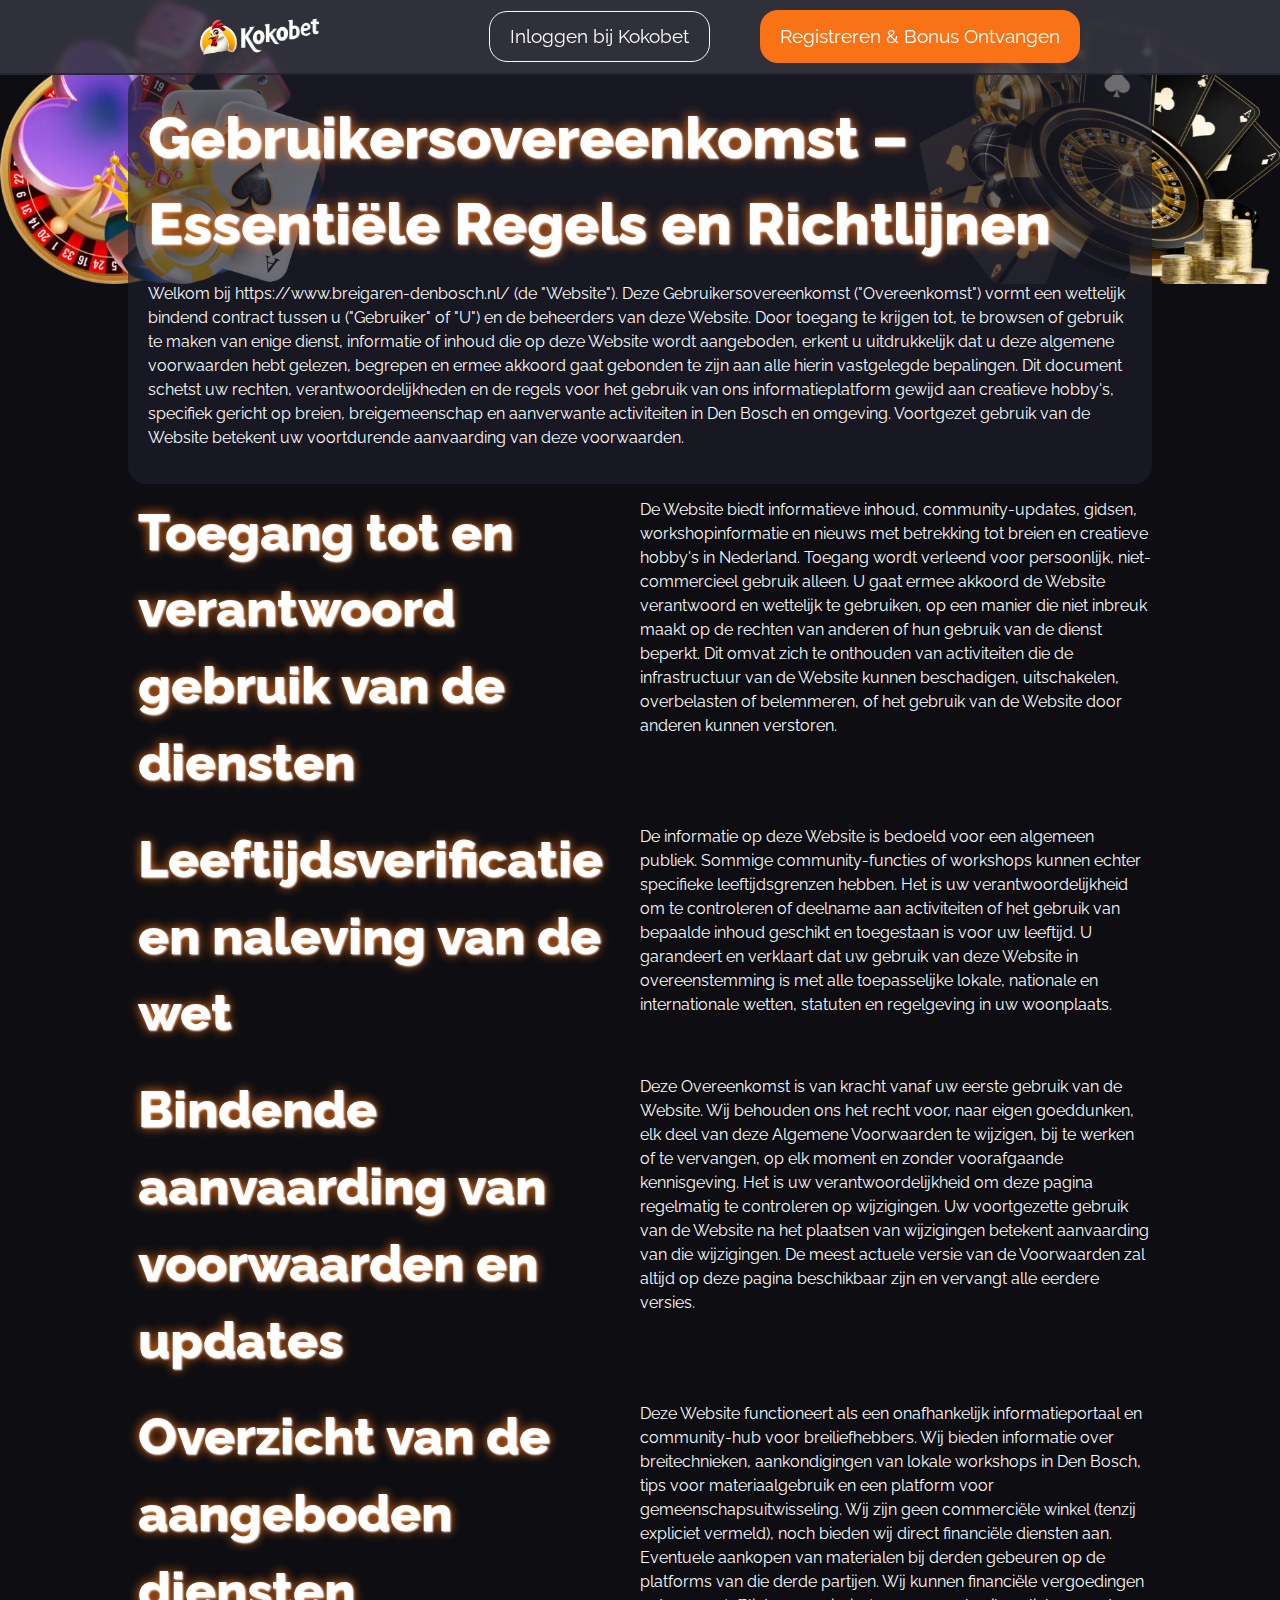
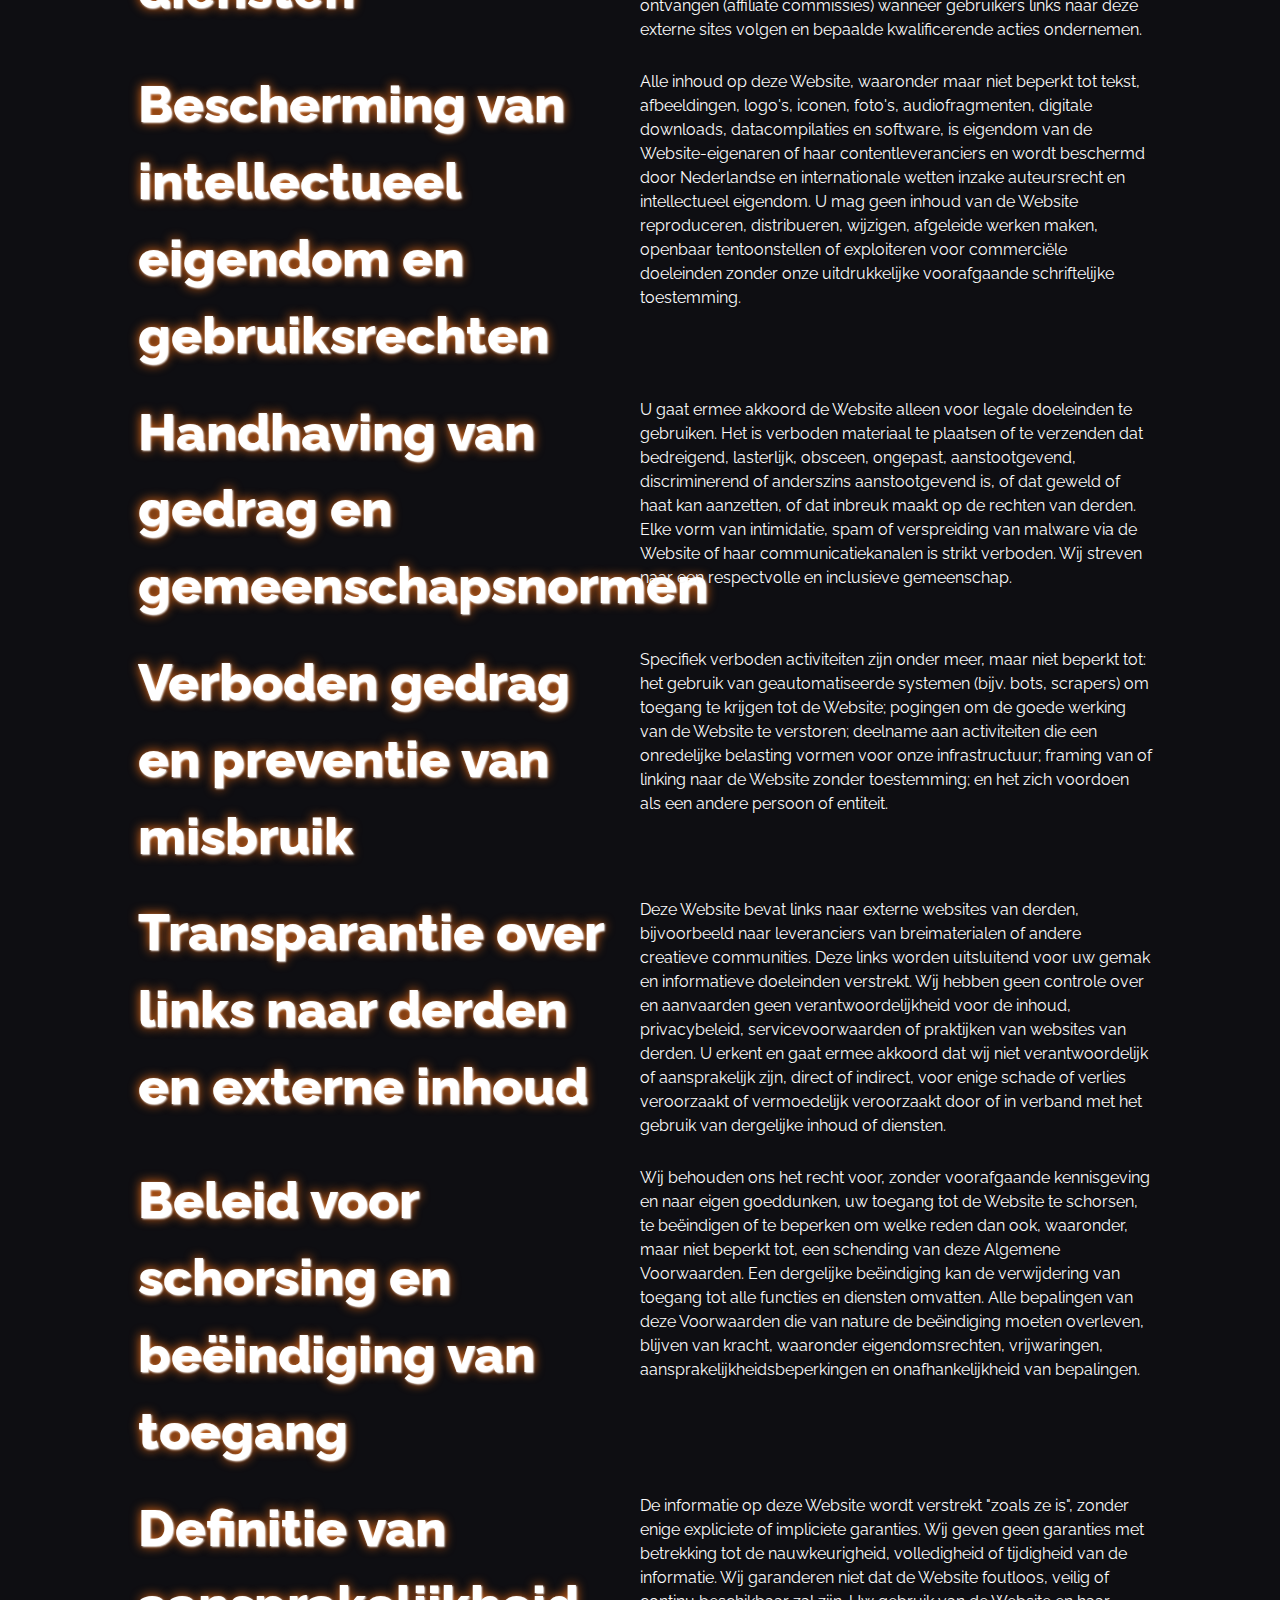
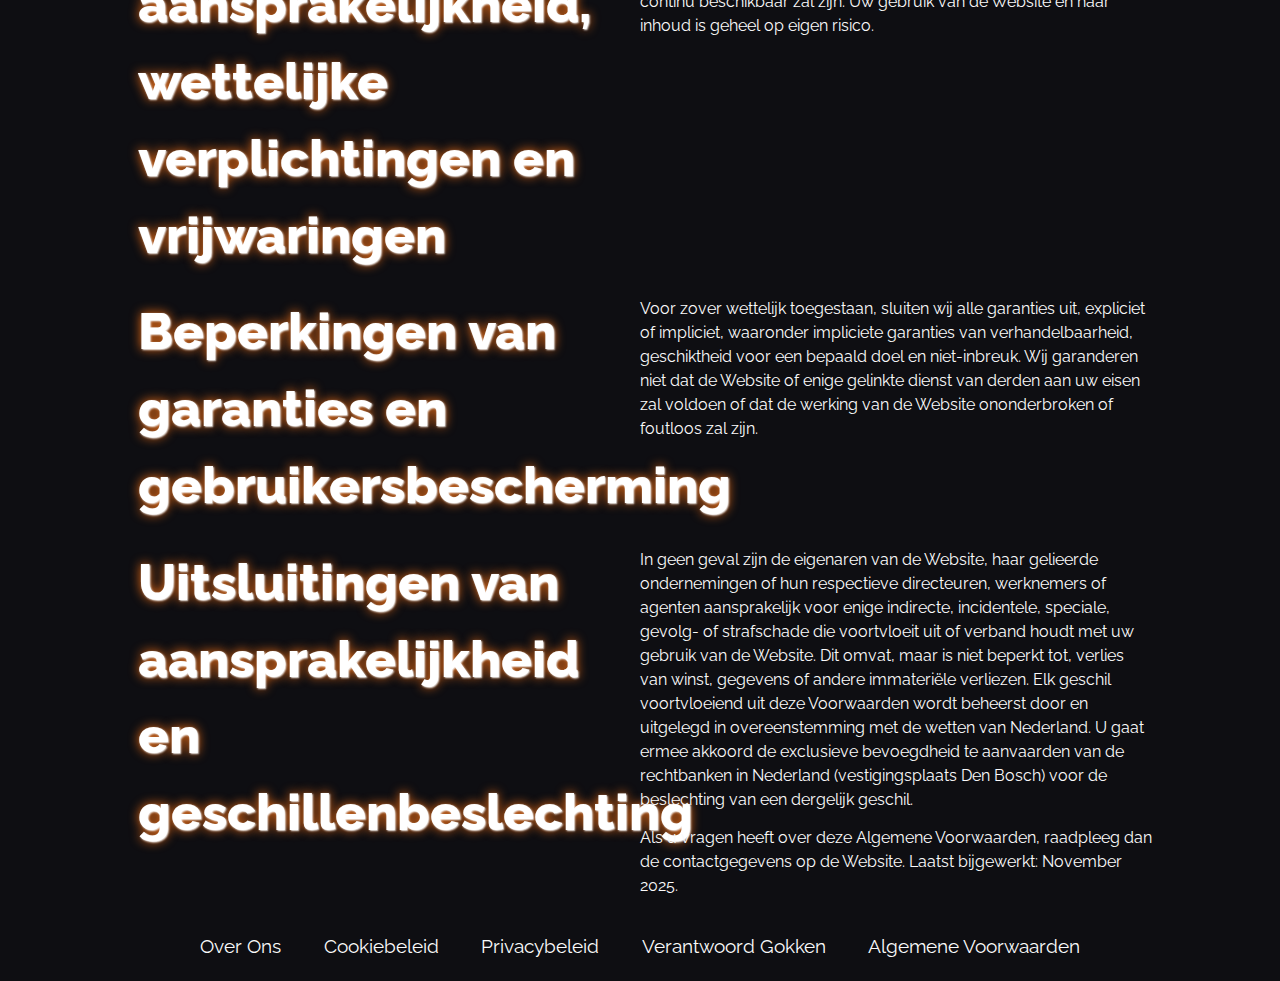
<file: terms-and-conditions/index.html>
<!DOCTYPE html>
<html lang="nl-NL">

<head>
    <meta charset="UTF-8">
    <meta name="viewport" content="width=device-width, initial-scale=1.0">
    <link rel="stylesheet" href="/style.css">
    <link rel="shortcut icon" href="/favicon.ico">

    <title>Gebruikersovereenkomst & Verantwoordelijkheden</title>
    <meta name="description"
        content="Door https://www.breigaren-denbosch.nl/ te gebruiken, accepteert u de duidelijke voorwaarden die zijn ontworpen om uw rechten te beschermen en een veilige, transparante en eerlijke ervaring te waarborgen.">

    <link rel="canonical" href="https://www.breigaren-denbosch.nl/algemene-voorwaarden/">

    <script type="application/ld+json">
    {
        "@context": "https://schema.org",
        "@type": "WebPage",
        "name": "Algemene Voorwaarden",
        "description": "Juridische voorwaarden voor het gebruik van https://www.breigaren-denbosch.nl/",
        "publisher": {
            "@type": "Organization",
            "name": "Breigaren Den Bosch",
            "address": {
              "@type": "PostalAddress",
              "addressLocality": "Den Bosch",
              "addressCountry": "NL"
            }
        }
    }
    </script>
</head>

<body>
    <header>
        <div class="logo">
            <a href="/"><img src="/img/logo.webp" alt="Officieel logo van Breigaren Den Bosch" width="160"
                    height="80"></a>
        </div>
        <div class="header-btn">
            <a href="/play/" rel="nofollow" class="white-btn">Inloggen bij Kokobet</a>
            <a href="/play/" rel="nofollow" class="green-btn">Registreren & Bonus Ontvangen</a>
        </div>
    </header>

    <main>
        <div class="wraper">
            <div class="promo">
                <h1>Gebruikersovereenkomst – Essentiële Regels en Richtlijnen</h1>

                <p class="txt">
                    Welkom bij https://www.breigaren-denbosch.nl/ (de "Website"). Deze Gebruikersovereenkomst
                    ("Overeenkomst") vormt een wettelijk bindend contract tussen u ("Gebruiker" of "U") en de beheerders
                    van deze Website. Door toegang te krijgen tot, te browsen of gebruik te maken van enige dienst,
                    informatie of inhoud die op deze Website wordt aangeboden, erkent u uitdrukkelijk dat u deze
                    algemene voorwaarden hebt gelezen, begrepen en ermee akkoord gaat gebonden te zijn aan alle hierin
                    vastgelegde bepalingen. Dit document schetst uw rechten, verantwoordelijkheden en de regels voor het
                    gebruik van ons informatieplatform gewijd aan creatieve hobby's, specifiek gericht op breien,
                    breigemeenschap en aanverwante activiteiten in Den Bosch en omgeving. Voortgezet gebruik van de
                    Website betekent uw voortdurende aanvaarding van deze voorwaarden.
                </p>
            </div>

            <div class="flex">
                <div class="flex-content">
                    <h2>Toegang tot en verantwoord gebruik van de diensten</h2>
                </div>
                <div class="flex-content">
                    <p class="txt">
                        De Website biedt informatieve inhoud, community-updates, gidsen, workshopinformatie en nieuws
                        met betrekking tot breien en creatieve hobby's in Nederland. Toegang wordt verleend voor
                        persoonlijk, niet-commercieel gebruik alleen. U gaat ermee akkoord de Website verantwoord en
                        wettelijk te gebruiken, op een manier die niet inbreuk maakt op de rechten van anderen of hun
                        gebruik van de dienst beperkt. Dit omvat zich te onthouden van activiteiten die de
                        infrastructuur van de Website kunnen beschadigen, uitschakelen, overbelasten of belemmeren, of
                        het gebruik van de Website door anderen kunnen verstoren.
                    </p>
                </div>
            </div>

            <div class="flex">
                <div class="flex-content">
                    <h2>Leeftijdsverificatie en naleving van de wet</h2>
                </div>
                <div class="flex-content">
                    <p class="txt">
                        De informatie op deze Website is bedoeld voor een algemeen publiek. Sommige community-functies
                        of workshops kunnen echter specifieke leeftijdsgrenzen hebben. Het is uw verantwoordelijkheid om
                        te controleren of deelname aan activiteiten of het gebruik van bepaalde inhoud geschikt en
                        toegestaan is voor uw leeftijd. U garandeert en verklaart dat uw gebruik van deze Website in
                        overeenstemming is met alle toepasselijke lokale, nationale en internationale wetten, statuten
                        en regelgeving in uw woonplaats.
                    </p>
                </div>
            </div>

            <div class="flex">
                <div class="flex-content">
                    <h2>Bindende aanvaarding van voorwaarden en updates</h2>
                </div>
                <div class="flex-content">
                    <p class="txt">
                        Deze Overeenkomst is van kracht vanaf uw eerste gebruik van de Website. Wij behouden ons het
                        recht voor, naar eigen goeddunken, elk deel van deze Algemene Voorwaarden te wijzigen, bij te
                        werken of te vervangen, op elk moment en zonder voorafgaande kennisgeving. Het is uw
                        verantwoordelijkheid om deze pagina regelmatig te controleren op wijzigingen. Uw voortgezette
                        gebruik van de Website na het plaatsen van wijzigingen betekent aanvaarding van die wijzigingen.
                        De meest actuele versie van de Voorwaarden zal altijd op deze pagina beschikbaar zijn en
                        vervangt alle eerdere versies.
                    </p>
                </div>
            </div>

            <div class="flex">
                <div class="flex-content">
                    <h2>Overzicht van de aangeboden diensten</h2>
                </div>
                <div class="flex-content">
                    <p class="txt">
                        Deze Website functioneert als een onafhankelijk informatieportaal en community-hub voor
                        breiliefhebbers. Wij bieden informatie over breitechnieken, aankondigingen van lokale workshops
                        in Den Bosch, tips voor materiaalgebruik en een platform voor gemeenschapsuitwisseling. Wij zijn
                        geen commerciële winkel (tenzij expliciet vermeld), noch bieden wij direct financiële diensten
                        aan. Eventuele aankopen van materialen bij derden gebeuren op de platforms van die derde
                        partijen. Wij kunnen financiële vergoedingen ontvangen (affiliate commissies) wanneer gebruikers
                        links naar deze externe sites volgen en bepaalde kwalificerende acties ondernemen.
                    </p>
                </div>
            </div>

            <div class="flex">
                <div class="flex-content">
                    <h2>Bescherming van intellectueel eigendom en gebruiksrechten</h2>
                </div>
                <div class="flex-content">
                    <p class="txt">
                        Alle inhoud op deze Website, waaronder maar niet beperkt tot tekst, afbeeldingen, logo's,
                        iconen, foto's, audiofragmenten, digitale downloads, datacompilaties en software, is eigendom
                        van de Website-eigenaren of haar contentleveranciers en wordt beschermd door Nederlandse en
                        internationale wetten inzake auteursrecht en intellectueel eigendom. U mag geen inhoud van de
                        Website reproduceren, distribueren, wijzigen, afgeleide werken maken, openbaar tentoonstellen of
                        exploiteren voor commerciële doeleinden zonder onze uitdrukkelijke voorafgaande schriftelijke
                        toestemming.
                    </p>
                </div>
            </div>

            <div class="flex">
                <div class="flex-content">
                    <h2>Handhaving van gedrag en gemeenschapsnormen</h2>
                </div>
                <div class="flex-content">
                    <p class="txt">
                        U gaat ermee akkoord de Website alleen voor legale doeleinden te gebruiken. Het is verboden
                        materiaal te plaatsen of te verzenden dat bedreigend, lasterlijk, obsceen, ongepast,
                        aanstootgevend, discriminerend of anderszins aanstootgevend is, of dat geweld of haat kan
                        aanzetten, of dat inbreuk maakt op de rechten van derden. Elke vorm van intimidatie, spam of
                        verspreiding van malware via de Website of haar communicatiekanalen is strikt verboden. Wij
                        streven naar een respectvolle en inclusieve gemeenschap.
                    </p>
                </div>
            </div>

            <div class="flex">
                <div class="flex-content">
                    <h2>Verboden gedrag en preventie van misbruik</h2>
                </div>
                <div class="flex-content">
                    <p class="txt">
                        Specifiek verboden activiteiten zijn onder meer, maar niet beperkt tot: het gebruik van
                        geautomatiseerde systemen (bijv. bots, scrapers) om toegang te krijgen tot de Website; pogingen
                        om de goede werking van de Website te verstoren; deelname aan activiteiten die een onredelijke
                        belasting vormen voor onze infrastructuur; framing van of linking naar de Website zonder
                        toestemming; en het zich voordoen als een andere persoon of entiteit.
                    </p>
                </div>
            </div>

            <div class="flex">
                <div class="flex-content">
                    <h2>Transparantie over links naar derden en externe inhoud</h2>
                </div>
                <div class="flex-content">
                    <p class="txt">
                        Deze Website bevat links naar externe websites van derden, bijvoorbeeld naar leveranciers van
                        breimaterialen of andere creatieve communities. Deze links worden uitsluitend voor uw gemak en
                        informatieve doeleinden verstrekt. Wij hebben geen controle over en aanvaarden geen
                        verantwoordelijkheid voor de inhoud, privacybeleid, servicevoorwaarden of praktijken van
                        websites van derden. U erkent en gaat ermee akkoord dat wij niet verantwoordelijk of
                        aansprakelijk zijn, direct of indirect, voor enige schade of verlies veroorzaakt of vermoedelijk
                        veroorzaakt door of in verband met het gebruik van dergelijke inhoud of diensten.
                    </p>
                </div>
            </div>

            <div class="flex">
                <div class="flex-content">
                    <h2>Beleid voor schorsing en beëindiging van toegang</h2>
                </div>
                <div class="flex-content">
                    <p class="txt">
                        Wij behouden ons het recht voor, zonder voorafgaande kennisgeving en naar eigen goeddunken, uw
                        toegang tot de Website te schorsen, te beëindigen of te beperken om welke reden dan ook,
                        waaronder, maar niet beperkt tot, een schending van deze Algemene Voorwaarden. Een dergelijke
                        beëindiging kan de verwijdering van toegang tot alle functies en diensten omvatten. Alle
                        bepalingen van deze Voorwaarden die van nature de beëindiging moeten overleven, blijven van
                        kracht, waaronder eigendomsrechten, vrijwaringen, aansprakelijkheidsbeperkingen en
                        onafhankelijkheid van bepalingen.
                    </p>
                </div>
            </div>

            <div class="flex">
                <div class="flex-content">
                    <h2>Definitie van aansprakelijkheid, wettelijke verplichtingen en vrijwaringen</h2>
                </div>
                <div class="flex-content">
                    <p class="txt">
                        De informatie op deze Website wordt verstrekt "zoals ze is", zonder enige expliciete of
                        impliciete garanties. Wij geven geen garanties met betrekking tot de nauwkeurigheid,
                        volledigheid of tijdigheid van de informatie. Wij garanderen niet dat de Website foutloos,
                        veilig of continu beschikbaar zal zijn. Uw gebruik van de Website en haar inhoud is geheel op
                        eigen risico.
                    </p>
                </div>
            </div>

            <div class="flex">
                <div class="flex-content">
                    <h2>Beperkingen van garanties en gebruikersbescherming</h2>
                </div>
                <div class="flex-content">
                    <p class="txt">
                        Voor zover wettelijk toegestaan, sluiten wij alle garanties uit, expliciet of impliciet,
                        waaronder impliciete garanties van verhandelbaarheid, geschiktheid voor een bepaald doel en
                        niet-inbreuk. Wij garanderen niet dat de Website of enige gelinkte dienst van derden aan uw
                        eisen zal voldoen of dat de werking van de Website ononderbroken of foutloos zal zijn.
                    </p>
                </div>
            </div>

            <div class="flex">
                <div class="flex-content">
                    <h2>Uitsluitingen van aansprakelijkheid en geschillenbeslechting</h2>
                </div>
                <div class="flex-content">
                    <p class="txt">
                        In geen geval zijn de eigenaren van de Website, haar gelieerde ondernemingen of hun respectieve
                        directeuren, werknemers of agenten aansprakelijk voor enige indirecte, incidentele, speciale,
                        gevolg- of strafschade die voortvloeit uit of verband houdt met uw gebruik van de Website. Dit
                        omvat, maar is niet beperkt tot, verlies van winst, gegevens of andere immateriële verliezen.
                        Elk geschil voortvloeiend uit deze Voorwaarden wordt beheerst door en uitgelegd in
                        overeenstemming met de wetten van Nederland. U gaat ermee akkoord de exclusieve bevoegdheid te
                        aanvaarden van de rechtbanken in Nederland (vestigingsplaats Den Bosch) voor de beslechting van
                        een dergelijk geschil.
                    </p>
                    <p class="txt">
                        Als u vragen heeft over deze Algemene Voorwaarden, raadpleeg dan de contactgegevens op de
                        Website. Laatst bijgewerkt: November 2025.
                    </p>
                </div>
            </div>

        </div>
    </main>

    <footer>
        <div class="flex">
            <a href="/about-us/">Over Ons</a>
            <a href="/cookie-policy/">Cookiebeleid</a>
            <a href="/privacy-policy/">Privacybeleid</a>
            <a href="/responsible-gambling/">Verantwoord Gokken</a>
            <a href="/terms-and-conditions/">Algemene Voorwaarden</a>
        </div>
    </footer>

</body>

</html>
</file>
<file: style.css>
@font-face {
	font-family: 'Raleway';
	src: url('./font/Raleway-Regular.ttf') format('woff2');
	font-weight: 400;
	font-style: normal;
}

@font-face {
	font-family: 'Raleway';
	src: url('./font/Raleway-Medium.ttf') format('woff2');
	font-weight: 500;
	font-style: normal;
}

@font-face {
	font-family: 'Raleway';
	src: url('./font/Raleway-SemiBold.ttf') format('woff2');
	font-weight: 600;
	font-style: normal;
}

@font-face {
	font-family: 'Raleway';
	src: url('./font/Raleway-ExtraBold.ttf') format('woff2');
	font-weight: 800;
	font-style: normal;
}

:root {
	--background: rgb(14, 14, 18);
	--header: #363642dd;
	--btn: #f97316;
	--promo: #1f1f2ba6;
	--table: #2626265f;
	--white: #fafafa;
	--black: #0a0a0a;
	--title: #ffffff;
}

* {
	margin: 0;
	padding: 0;
	box-sizing: border-box;
	scroll-behavior: smooth;
}

a {
	text-decoration: none;
	color: inherit;
	transition: all 0.4s ease-in-out;
}

img,
video {
	max-width: 100%;
	height: auto;
	display: block;
}

button {
	all: unset;
	cursor: pointer;
	box-sizing: border-box;
}

input,
textarea,
button,
select {
	font: inherit;
	border: none;
	outline: none;
}

body {
	font-family: 'Raleway', sans-serif;
	font-size: 1rem;
	line-height: 1.5;
	background-color: var(--background);
	color: var(--white);
	box-sizing: border-box;
	background-image: url(./img/layer.webp);
	background-repeat: no-repeat;
	background-size: 100% auto;
}

ol,
ul {
	list-style-position: inside;
	padding-left: 8px;
}

ul li {
	list-style: none;
}

ul li::before {
	content: '❇ ';
	color: var(--btn);
}

h1,
h2,
h3,
h4,
h5,
h6 {
	font-weight: 600;
	color: var(--title);
	text-shadow: 1px 1px 2px var(--white), 0 0 0.2em var(--btn);
}

h1 {
	font-size: 3.6rem;
	font-weight: 800;
}

header {
	padding: 10px 200px;
	display: flex;
	align-items: center;
	justify-content: space-between;
	background-color: var(--header);
	backdrop-filter: blur(2px);
	max-width: 100vw;
	margin: 0 auto;
	position: sticky;
	top: 0;
	border-bottom: 2px solid var(--promo);
}

header img {
	width: 120px;
	height: auto;
	border-radius: 10px;
}

.header-btn {
	display: flex;
	align-items: center;
	justify-content: space-between;
}

.white-btn {
	padding: 10px 20px;
	font-size: 1.2rem;
	border: 1px solid var(--white);
	color: var(--white);
	border-radius: 18px;
	margin-right: 50px;
}

.green-btn {
	padding: 12px 20px;
	font-size: 1.2rem;
	background-color: var(--btn);
	color: var(--title);
	border-radius: 18px;
	text-align: center;
}

.white-btn:hover,
.green-btn:hover {
	background-color: var(--white);
	color: var(--black);
}

.wraper {
	max-width: 80%;
	margin: 0 auto;
}

.promo {
	background-color: var(--promo);
	display: flex;
	flex-wrap: wrap;
	border-radius: 18px;
	padding: 20px;
}

.txt,
blockquote {
	font-size: 1rem;
	margin: 14px 0;
}

.table-wrapper {
	overflow-x: auto;
	margin-top: 1.5rem;
	border-radius: var(--border-radius);
	width: 100%;
}

.table-wrapper table {
	width: 100%;
	min-width: 320px;
	font-size: 1rem;
	margin: 40px auto;
	border-collapse: separate;
	border-spacing: 0;
}

table thead th:first-child {
	border-top-left-radius: 12px;
	border-bottom-left-radius: 12px;
}

table thead th:last-child {
	border-top-right-radius: 12px;
	border-bottom-right-radius: 12px;
}

table thead th {
	background-color: var(--table);
	padding: 12px 16px;
	text-align: left;
}

tr td {
	text-align: start;
	padding: 8px 10px;
}
tr:nth-child(even) {
	background-color: var(--table);
	padding: 4px 10px;
}

table tbody tr td:first-child {
	border-top-left-radius: 12px;
	border-bottom-left-radius: 12px;
}

table tbody tr td:last-child {
	border-top-right-radius: 12px;
	border-bottom-right-radius: 12px;
}

.flex {
	display: flex;
	align-items: start;
	justify-content: space-between;
}

.flex-content {
	width: 50%;
}

h2 {
	font-size: 3.2rem;
	font-weight: 800;
	margin: 10px;
}

h3 {
	font-size: 3rem;
	font-weight: 600;
	margin: 10px;
}

ul li {
	margin: 10px 0;
}

.bonus-table {
	border-collapse: separate;
	border-spacing: 0 4px;
	width: 100%;
	font-family: sans-serif;
	color: var(--white);
	margin: 10px 0;
}

.bonus-table thead th {
	background-color: var(--table);
	padding: 12px 16px;
	text-align: left;
}

.bonus-table thead th:first-child {
	border-top-left-radius: 12px;
	border-bottom-left-radius: 12px;
}

.bonus-table thead th:last-child {
	border-top-right-radius: 12px;
	border-bottom-right-radius: 12px;
}

.bonus-table tbody td {
	padding: 12px 16px;
}

.bonus-table tbody tr {
	overflow: hidden;
	border-radius: 12px;
}

.bonus-table thead th:first-child,
.bonus-table tbody td:first-child {
	width: 30%;
}

.bonus-table thead th:last-child,
.bonus-table tbody td:last-child {
	width: 70%;
}

/* qa section */
.faq-section {
	display: flex;
	flex-direction: column;
	align-items: center;
	justify-content: center;
	margin: 0 auto;
	width: 100%;
	padding: 10px 10px;
}

.qa-scontent-title {
	margin: 10px auto;
	border: 1px solid var(--btn);
	border-radius: 20px;
	width: 80%;
	padding: 10px 20px;
}

.qa-title {
	width: 100%;
	position: relative;
	margin: 0;
	padding: 8px 4px 18px 40px;
	display: block;
	cursor: pointer;
}

.qa-scontent-title h3 {
	font-size: 1.5rem;
}

.qa-answaer {
	font-size: 18px;
	padding: 0px 8px;
	margin: 0 10px;
}

footer {
	padding: 20px 200px;
	font-size: 1.2rem;
}

footer a:hover {
	color: var(--btn);
}

.active {
	color: var(--btn);
}

@media (max-width: 1024px) {
	header {
		padding: 10px;
	}

	header img {
		width: 80px;
		height: auto;
	}

	.white-btn {
		padding: 6px 10px;
		font-size: 0.9rem;
		border: 1px solid var(--white);
		border-radius: 10px;
		margin-right: 10px;
		text-align: center;
	}

	.green-btn {
		padding: 6px 10px;
		font-size: 0.9rem;
		background-color: var(--btn);
		border-radius: 10px;
		text-align: center;
	}

	.white-btn:hover,
	.green-btn:hover {
		background-color: var(--white);
		color: var(--black);
	}

	.wraper {
		max-width: 96%;
		margin: 4px auto;
		padding: 4px 8px;
	}

	.promo {
		width: 100%;
		padding: 4px;
		margin: 0 auto;
		display: flex;
		flex-direction: column;
		align-items: stretch;
	}

	h1 {
		font-size: 1.4rem;
	}

	h2 {
		font-size: 1.6rem;
		margin: 4px auto;
	}

	h3 {
		font-size: 1.2rem;
		margin: 4px auto;
	}

	.flex {
		flex-direction: column;
		width: 100%;
	}

	.flex-content {
		width: 100%;
	}

	.bonus-table {
		font-size: 0.8rem;
	}
	.bonus-table thead th {
		padding: 6px 10px;
	}

	.bonus-table tbody td {
		padding: 6px 10px;
	}

	/* qa section */
	.faq-section {
		display: flex;
		flex-direction: column;
		align-items: center;
		justify-content: center;
		margin: 0 auto;
		width: 100%;
		padding: 10px 10px;
	}

	.qa-scontent-title {
		margin: 10px auto;
		border: 1px solid var(--btn);
		border-radius: 16px;
		width: 100%;
	}

	.qa-scontent-title h3 {
		font-size: 1rem;
	}

	.qa-answaer {
		font-size: 0.8rem;
		padding: 0px 6px;
	}

	footer {
		font-size: 0.9rem;
		flex-direction: column;
		padding: 10px;
	}

	footer a {
		margin: 6px auto;
	}
}
</file>
